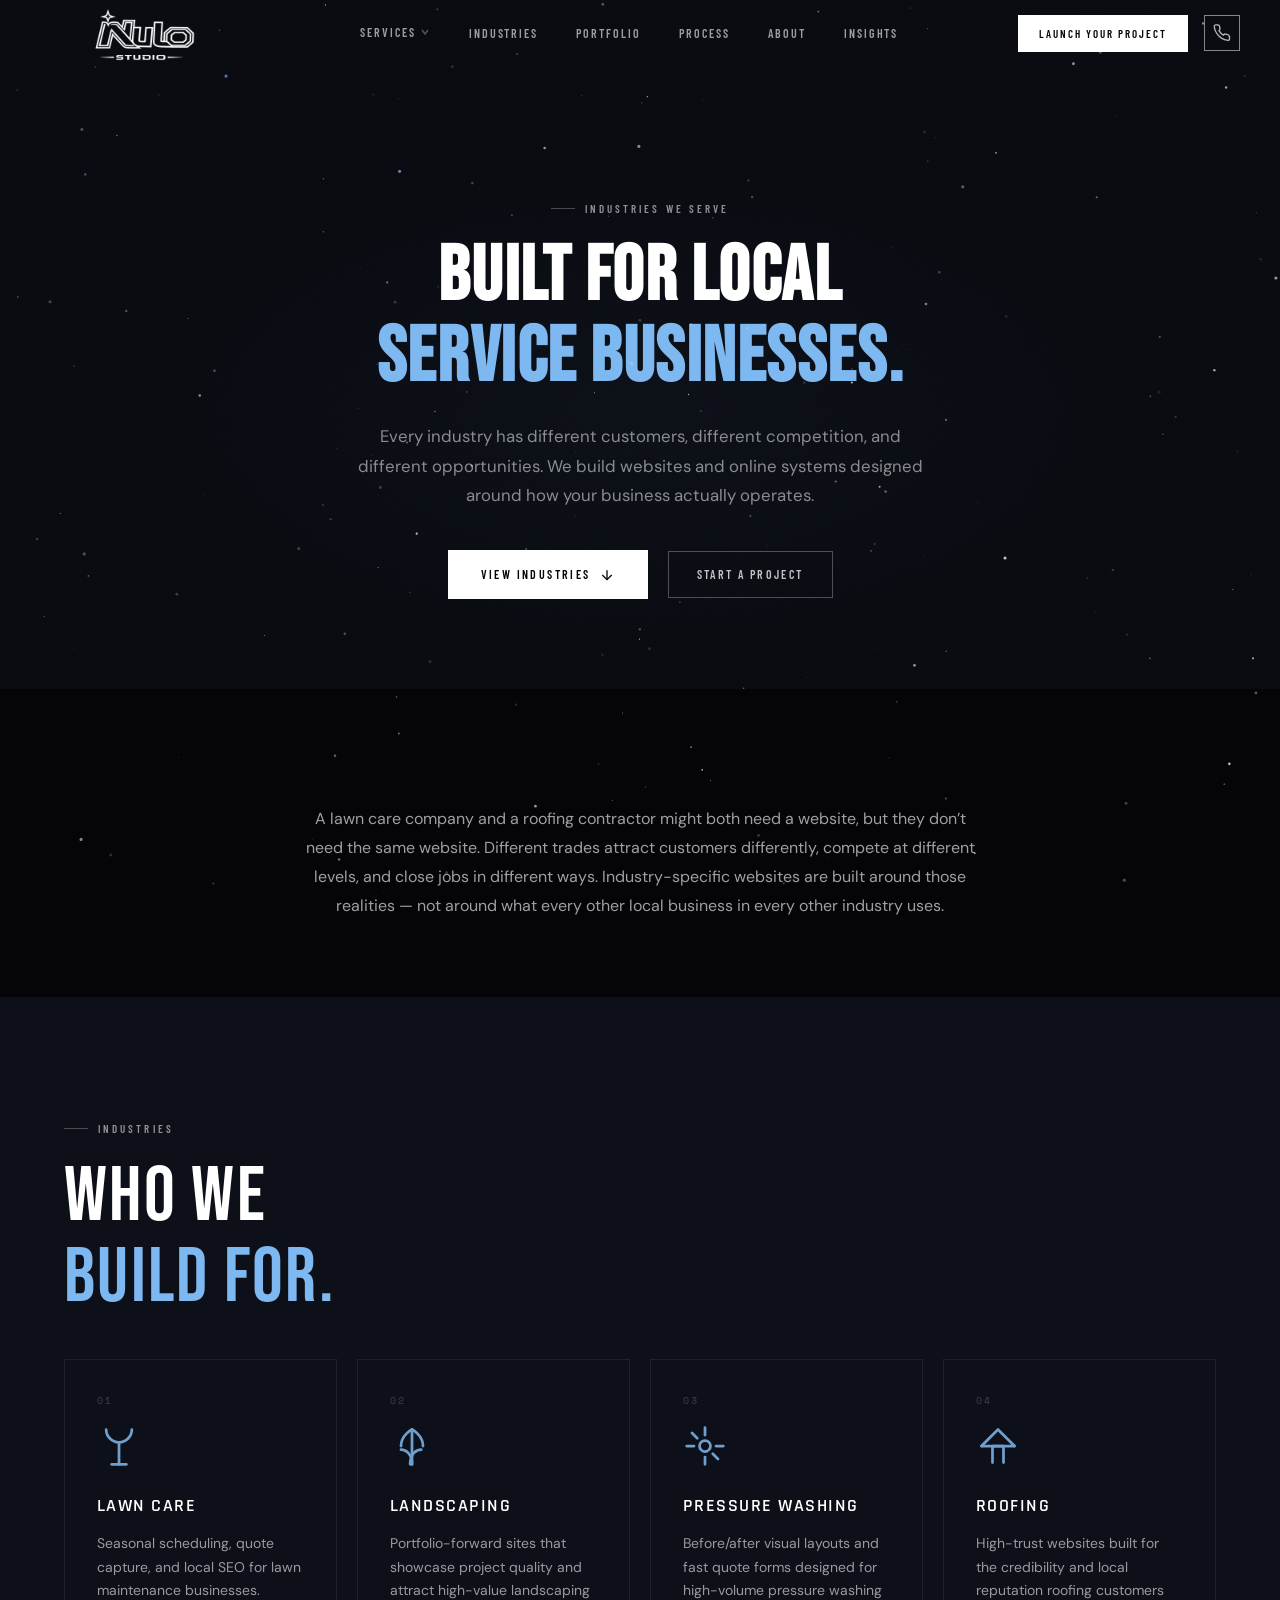
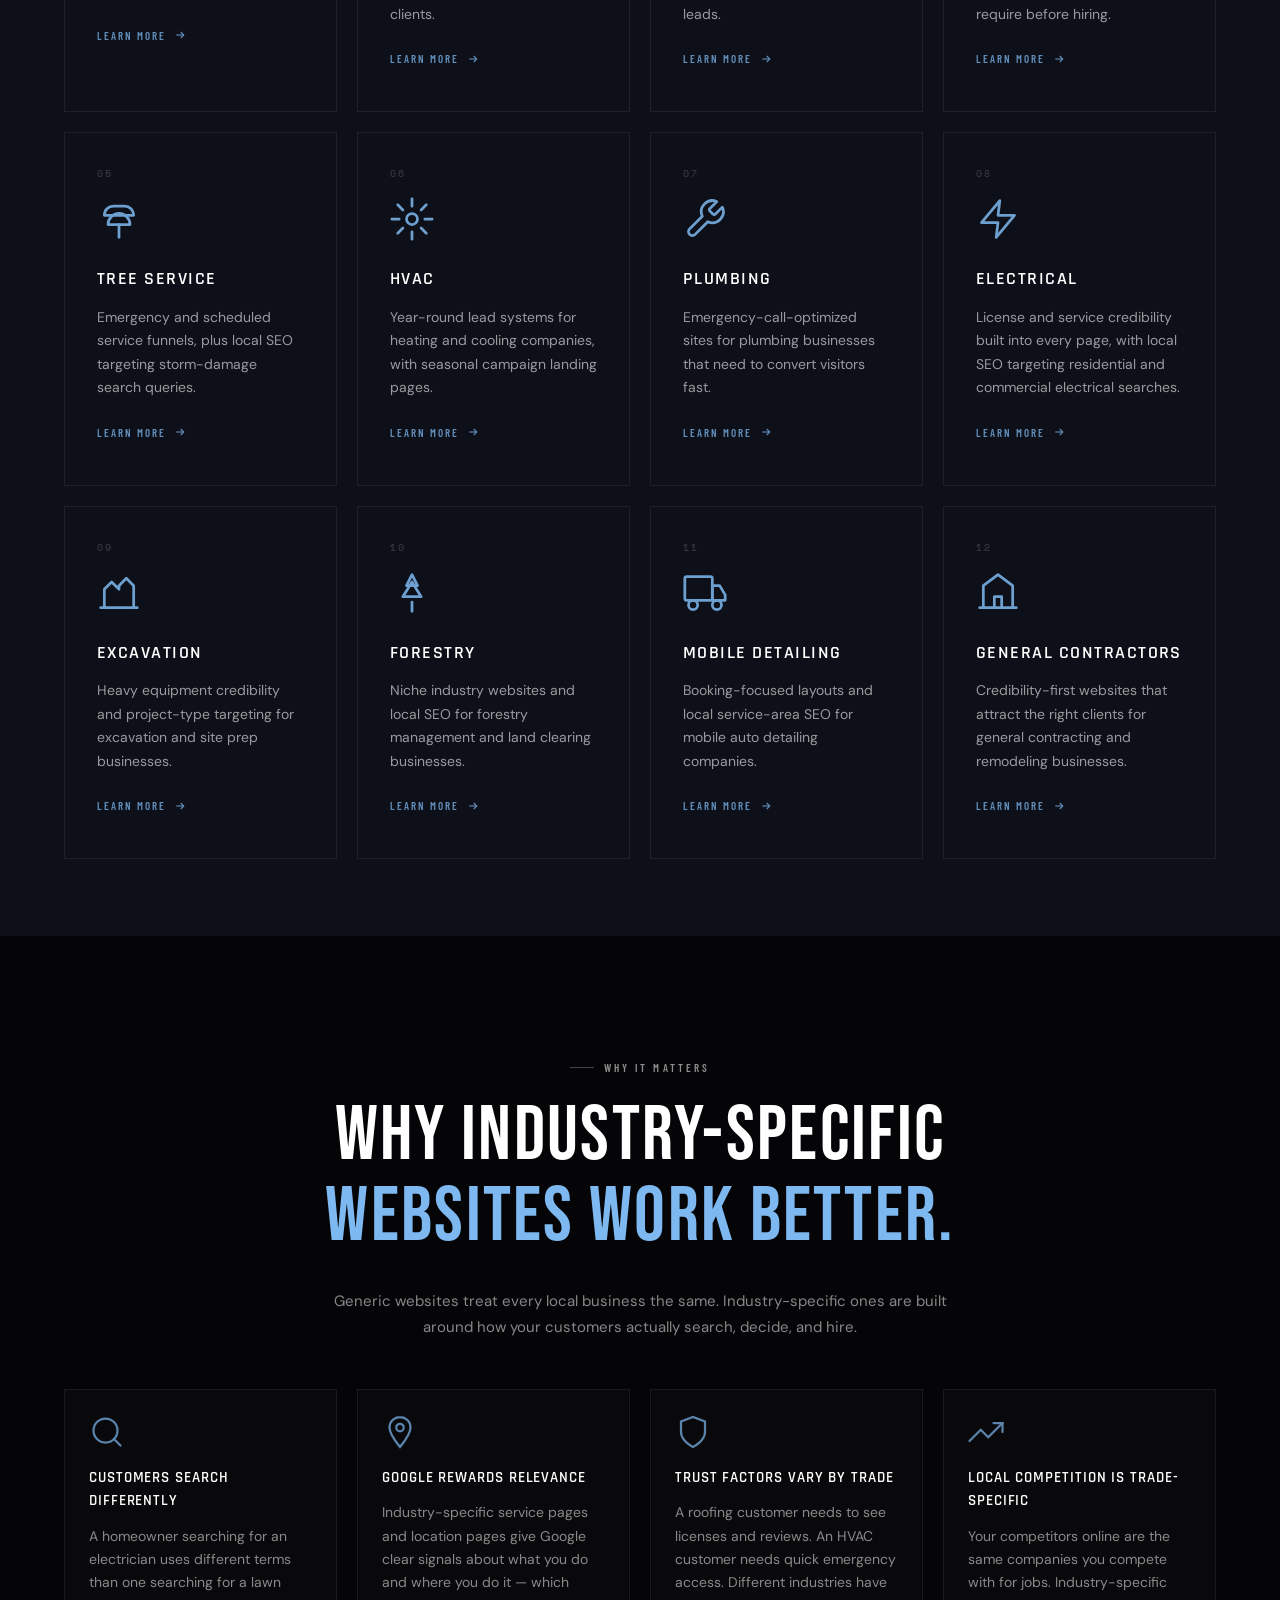
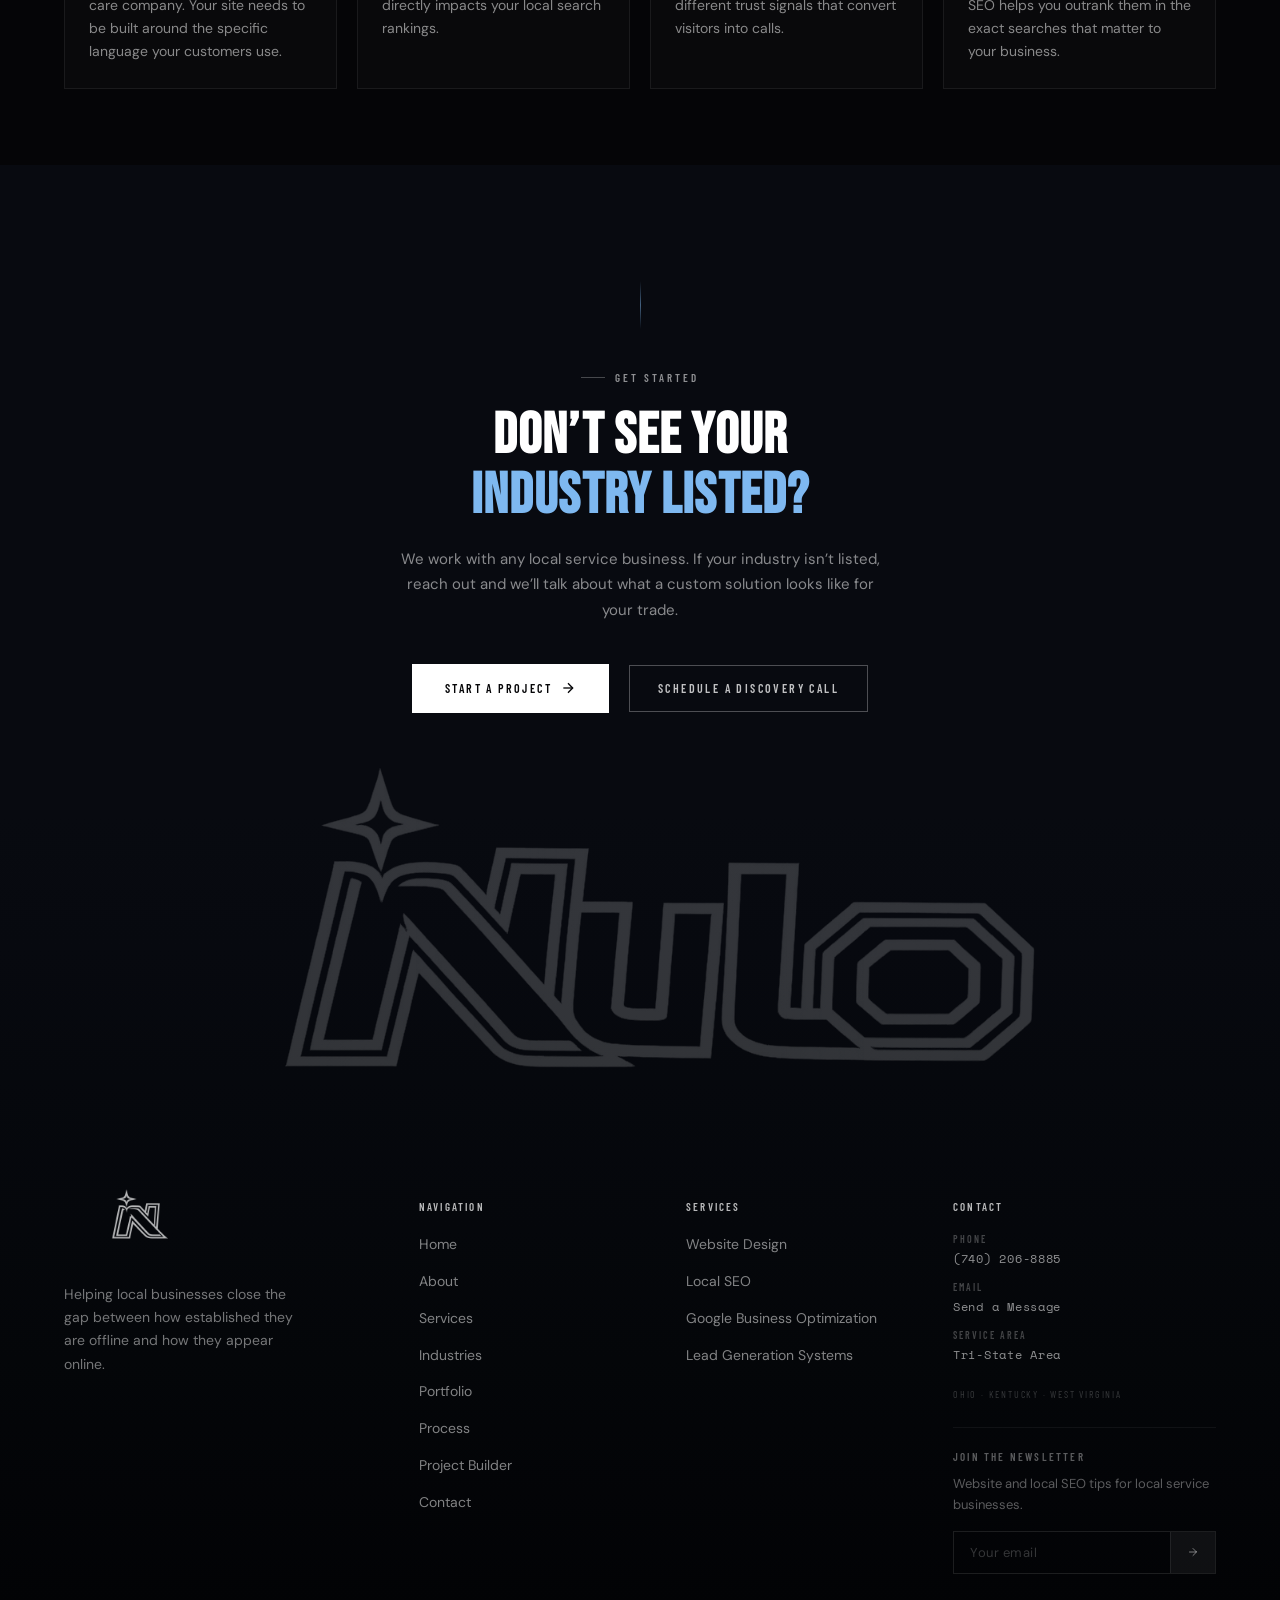
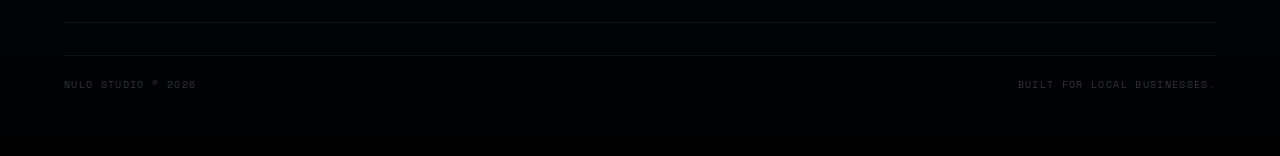
<file: industries/index.html>
<!DOCTYPE html>
<html lang="en-US">

<head>

  <script async src="https://www.googletagmanager.com/gtag/js?id=G-QD3FRN70FR"></script>
  <script>
    window.dataLayer = window.dataLayer || [];
    function gtag(){dataLayer.push(arguments);}
    gtag('js', new Date());
    gtag('config', 'G-QD3FRN70FR');
  </script>

  <meta charset="UTF-8">
  <meta name="viewport" content="width=device-width, initial-scale=1.0">
  <meta http-equiv="X-UA-Compatible" content="IE=edge">

  <title>Industries We Serve | Nulo Studio — Websites for Local Service Businesses</title>
  <meta name="description" content="Nulo Studio builds custom websites, local SEO systems, and lead generation tools for local service businesses — from lawn care and roofing to HVAC, plumbing, electrical, and more across the Tri-State Area.">
  <meta name="author" content="Aron Alley — Nulo Studio">
  <meta name="robots" content="index, follow, max-snippet:-1, max-image-preview:large">

  <meta name="geo.region" content="US-KY">
  <meta name="geo.region" content="US-OH">
  <meta name="geo.region" content="US-WV">
  <meta name="theme-color" content="#050507">

  <link rel="canonical" href="https://nulostudio.com/industries/">

  <meta property="og:type" content="website">
  <meta property="og:site_name" content="Nulo Studio">
  <meta property="og:locale" content="en_US">
  <meta property="og:title" content="Industries We Serve | Nulo Studio — Local Service Business Websites">
  <meta property="og:description" content="Website design, local SEO, and lead generation systems built for local service businesses — lawn care, roofing, HVAC, plumbing, electrical, and more.">
  <meta property="og:url" content="https://nulostudio.com/industries/">
  <meta property="og:image" content="https://nulostudio.com/images/socialPreview.png">

  <meta name="twitter:card" content="summary_large_image">
  <meta name="twitter:title" content="Industries We Serve | Nulo Studio">
  <meta name="twitter:description" content="Websites and local SEO built for local service businesses — lawn care, roofing, HVAC, plumbing, electrical, and more.">
  <meta name="twitter:image" content="https://nulostudio.com/images/socialPreview.png">

  <script type="application/ld+json">
  {
    "@context": "https://schema.org",
    "@graph": [
      {
        "@type": "CollectionPage",
        "@id": "https://nulostudio.com/industries/#webpage",
        "url": "https://nulostudio.com/industries/",
        "name": "Industries We Serve | Nulo Studio",
        "description": "Nulo Studio builds custom websites and online systems for local service businesses across the Tri-State Area — from lawn care and roofing to HVAC, plumbing, electrical, and more.",
        "inLanguage": "en-US",
        "isPartOf": { "@id": "https://nulostudio.com/#website" },
        "about": { "@id": "https://nulostudio.com/#localbusiness" },
        "breadcrumb": {
          "@type": "BreadcrumbList",
          "itemListElement": [
            { "@type": "ListItem", "position": 1, "name": "Home",       "item": "https://nulostudio.com/" },
            { "@type": "ListItem", "position": 2, "name": "Industries", "item": "https://nulostudio.com/industries/" }
          ]
        }
      }
    ]
  }
  </script>

  <link rel="preconnect" href="https://fonts.googleapis.com">
  <link rel="preconnect" href="https://fonts.gstatic.com" crossorigin>
  <link href="https://fonts.googleapis.com/css2?family=Bebas+Neue&family=Rajdhani:wght@400;500;600;700&family=DM+Sans:ital,opsz,wght@0,9..40,300;0,9..40,400;0,9..40,500;1,9..40,300&family=Space+Mono:wght@400;700&family=Barlow+Condensed:wght@300;400;500;600&display=swap" rel="stylesheet">

  <link rel="stylesheet" href="../css/styleGlobal.css">
  <link rel="stylesheet" href="../css/styleIndustries.css">

  <link rel="icon" type="image/png" href="../NSFavicon.png">
  <link rel="apple-touch-icon" href="../NSFavicon.png">

</head>

<body>

  <div class="noiseOverlay" aria-hidden="true"></div>
  <canvas id="starCanvas" aria-hidden="true"></canvas>
  <div class="asteroidLayer" aria-hidden="true"></div>


  <!-- ============================================================
    SITE HEADER / NAV  (global component — Industries active)
  ============================================================ -->

  <header class="siteHeader" id="siteHeader">
    <nav class="mainNav" aria-label="Main navigation">

      <div class="navLogo">
        <a href="../index.html" aria-label="Nulo Studio home">
          <img src="../logos/MasterLogo.png" alt="Nulo Studio — website design and local SEO" width="200" height="200">
        </a>
      </div>

      <ul class="navLinks" role="list">
        <li class="navDropParent">
          <a href="../services.html">
            Services
            <svg class="navDropArrow" viewBox="0 0 10 10" fill="none" stroke="currentColor" stroke-width="1.5">
              <polyline points="2,3 5,7 8,3"/>
            </svg>
          </a>
          <div class="navDropMenu navServicesMenu">
            <div class="navServicesGrid">
              <a href="../services/website-design.html" class="navServiceItem">
                <span class="navServiceIcon" aria-hidden="true">
                  <svg viewBox="0 0 24 24" fill="none" stroke="currentColor" stroke-width="1.3" stroke-linecap="round" stroke-linejoin="round">
                    <rect x="2" y="3" width="20" height="18" rx="2"/>
                    <line x1="2" y1="8" x2="22" y2="8"/>
                    <rect x="4" y="4.5" width="11" height="2" rx="1"/>
                    <line x1="5" y1="13" x2="19" y2="13"/>
                    <line x1="5" y1="17" x2="14" y2="17"/>
                  </svg>
                </span>
                <span class="navServiceTitle">Website Design</span>
                <span class="navServiceDesc">Custom websites built to establish trust and convert visitors into customers.</span>
              </a>
              <a href="../services/local-seo.html" class="navServiceItem">
                <span class="navServiceIcon" aria-hidden="true">
                  <svg viewBox="0 0 24 24" fill="none" stroke="currentColor" stroke-width="1.3" stroke-linecap="round" stroke-linejoin="round">
                    <path d="M12 2C8.13 2 5 5.13 5 9c0 4.42 7 13 7 13s7-8.58 7-13c0-3.87-3.13-7-7-7z"/>
                    <circle cx="12" cy="9" r="2.5"/>
                  </svg>
                </span>
                <span class="navServiceTitle">Local SEO</span>
                <span class="navServiceDesc">Help customers find your business in local search results and Google Maps.</span>
              </a>
              <a href="../services/google-business.html" class="navServiceItem">
                <span class="navServiceIcon" aria-hidden="true">
                  <svg viewBox="0 0 24 24" fill="none" stroke="currentColor" stroke-width="1.3" stroke-linecap="round" stroke-linejoin="round">
                    <path d="M12 2C8.13 2 5 5.13 5 9c0 4.42 7 13 7 13s7-8.58 7-13c0-3.87-3.13-7-7-7z"/>
                    <polygon points="12 5.5 12.9 8.1 15.7 8.1 13.4 9.7 14.3 12.3 12 10.7 9.7 12.3 10.6 9.7 8.3 8.1 11.1 8.1 12 5.5"/>
                  </svg>
                </span>
                <span class="navServiceTitle">Google Business Optimization</span>
                <span class="navServiceDesc">Improve visibility, credibility, and local rankings.</span>
              </a>
              <a href="../services/lead-generation.html" class="navServiceItem">
                <span class="navServiceIcon" aria-hidden="true">
                  <svg viewBox="0 0 24 24" fill="none" stroke="currentColor" stroke-width="1.3" stroke-linecap="round" stroke-linejoin="round">
                    <polygon points="12 2 2 7 12 12 22 7 12 2"/>
                    <polyline points="2 17 12 22 22 17"/>
                    <polyline points="2 12 12 17 22 12"/>
                  </svg>
                </span>
                <span class="navServiceTitle">Lead Generation Systems</span>
                <span class="navServiceDesc">Capture, organize, and manage inbound opportunities.</span>
              </a>
            </div>
            <a href="../services.html" class="navServicesViewAll">
              View All Services
              <svg viewBox="0 0 24 24" fill="none" stroke="currentColor" stroke-width="2" stroke-linecap="round" stroke-linejoin="round" aria-hidden="true">
                <line x1="5" y1="12" x2="19" y2="12"/>
                <polyline points="12 5 19 12 12 19"/>
              </svg>
            </a>
          </div>
        </li>
        <li><a href="../index.html#industries">Industries</a></li>
        <li><a href="../portfolio.html">Portfolio</a></li>
        <li><a href="../process.html">Process</a></li>
        <li><a href="../about.html">About</a></li>
        <li><a href="../blog.html">Insights</a></li>
      </ul>

      <div class="navRight">
        <a href="../projectBuilder.html" class="navCtaBtn">Launch Your Project</a>
        <a href="tel:+17402068885" class="navCallBtn" aria-label="Call Nulo Studio">
          <svg class="navCallIcon" viewBox="0 0 24 24">
            <path d="M22 16.92v3a2 2 0 0 1-2.18 2 19.79 19.79 0 0 1-8.63-3.07A19.5 19.5 0 0 1 4.69 12 19.79 19.79 0 0 1 1.61 3.41 2 2 0 0 1 3.6 1.23h3a2 2 0 0 1 2 1.72c.127.96.361 1.903.7 2.81a2 2 0 0 1-.45 2.11L7.91 8.91a16 16 0 0 0 6 6l.91-.91a2 2 0 0 1 2.11-.45c.907.339 1.85.573 2.81.7a2 2 0 0 1 1.72 2.02z"/>
          </svg>
          <span class="navCallTooltip">Call Nulo Studio: (740)-206-8885</span>
        </a>
        <button class="navHamburger" id="navHamburger" aria-label="Toggle menu" aria-expanded="false" aria-controls="navMobileDrawer">
          <span class="navMenuDot navMenuDot1"></span><span class="navMenuDot navMenuDot2"></span><span class="navMenuDot navMenuDot3"></span>
          <span class="navMenuDot navMenuDot4"></span><span class="navMenuDot navMenuDot5"></span><span class="navMenuDot navMenuDot6"></span>
          <span class="navMenuDot navMenuDot7"></span><span class="navMenuDot navMenuDot8"></span><span class="navMenuDot navMenuDot9"></span>
          <span class="navMenuDot navMenuDotX1" aria-hidden="true"></span><span class="navMenuDot navMenuDotX2" aria-hidden="true"></span>
          <span class="navMenuDot navMenuDotX3" aria-hidden="true"></span><span class="navMenuDot navMenuDotX4" aria-hidden="true"></span>
        </button>
      </div>

    </nav>
  </header>

  <nav class="navMobileDrawer" id="navMobileDrawer" aria-label="Mobile navigation">
    <a href="../index.html" class="navMobileLink">Home</a>
    <a href="../services.html" class="navMobileLink">Services</a>
    <div class="navMobileSubLinks">
      <a href="../services/website-design.html">Website Design</a>
      <a href="../services/local-seo.html">Local SEO</a>
      <a href="../services/google-business.html">Google Business</a>
      <a href="../services/lead-generation.html">Lead Generation</a>
    </div>
    <a href="../index.html#industries" class="navMobileLink">Industries</a>
    <a href="../portfolio.html" class="navMobileLink">Portfolio</a>
    <a href="../process.html" class="navMobileLink">Process</a>
    <a href="../about.html" class="navMobileLink">About</a>
    <a href="../blog.html" class="navMobileLink">Insights</a>
    <div class="navMobileBottom">
      <a href="tel:+17402068885" class="navMobilePhone">(740)-206-8885</a>
      <a href="../projectBuilder.html" class="btnPrimary">Launch Your Project</a>
    </div>
  </nav>


  <main id="main-content" aria-label="Industries Nulo Studio serves">


    <!-- ============================================================
      HERO
    ============================================================ -->

    <section class="indHeroSection" aria-labelledby="indHeroTitle">
      <div class="indHeroGlow" aria-hidden="true"></div>
      <div class="indHeroInner">

        <div class="sectionLabel revealFade" style="justify-content:center">
          <span>Industries We Serve</span>
        </div>

        <h1 class="indHeroTitle revealUp revealDelay1" id="indHeroTitle">
          Built for Local<br><span class="textAccent">Service Businesses.</span>
        </h1>

        <p class="indHeroSub revealUp revealDelay2">
          Every industry has different customers, different competition, and different opportunities. We build websites and online systems designed around how your business actually operates.
        </p>

        <div class="indHeroCtas revealUp revealDelay3">
          <a href="#industries" class="btnPrimary">
            View Industries
            <svg width="16" height="16" viewBox="0 0 24 24" fill="none" stroke="currentColor" stroke-width="2" aria-hidden="true">
              <line x1="12" y1="5" x2="12" y2="19"/>
              <polyline points="5 12 12 19 19 12"/>
            </svg>
          </a>
          <a href="../projectBuilder.html" class="btnGhost">Start a Project</a>
        </div>

      </div>
    </section>


    <!-- ============================================================
      OVERVIEW
    ============================================================ -->

    <section class="sectionWrapper indOverviewSection" aria-label="Industry approach overview">
      <div class="containerMid">
        <p class="indOverviewText revealFade">
          A lawn care company and a roofing contractor might both need a website, but they don&rsquo;t need the same website. Different trades attract customers differently, compete at different levels, and close jobs in different ways. Industry-specific websites are built around those realities &mdash; not around what every other local business in every other industry uses.
        </p>
      </div>
    </section>


    <!-- ============================================================
      INDUSTRIES GRID
    ============================================================ -->

    <section class="sectionWrapperAlt indHubSection" id="industries" aria-labelledby="indHubTitle">
      <div class="containerWide">

        <div class="indHubHeader revealUp">
          <div class="sectionLabel">
            <span>Industries</span>
          </div>
          <h2 class="sectionTitle" id="indHubTitle">
            Who We<br><span class="textAccent">Build For.</span>
          </h2>
        </div>

        <div class="indHubGrid">

          <!-- Lawn Care -->
          <article class="serviceCard revealUp">
            <div class="serviceCardNum">01</div>
            <div class="serviceCardIcon" aria-hidden="true">
              <svg viewBox="0 0 24 24" fill="none" stroke="currentColor" stroke-width="1.5" stroke-linecap="round" stroke-linejoin="round">
                <path d="M12 22V11"/>
                <path d="M5 3a7 7 0 0 0 7 7"/>
                <path d="M19 3a7 7 0 0 1-7 7"/>
                <path d="M8 22h8"/>
              </svg>
            </div>
            <h3 class="serviceCardTitle">Lawn Care</h3>
            <p class="serviceCardText">Seasonal scheduling, quote capture, and local SEO for lawn maintenance businesses.</p>
            <a href="lawn-care.html" class="serviceCardLink" aria-label="Learn more about websites for lawn care companies">
              Learn More
              <svg width="12" height="12" viewBox="0 0 16 16" fill="none" stroke="currentColor" stroke-width="1.5" aria-hidden="true"><line x1="3" y1="8" x2="13" y2="8"/><polyline points="9,4 13,8 9,12"/></svg>
            </a>
          </article>

          <!-- Landscaping -->
          <article class="serviceCard revealUp revealDelay1">
            <div class="serviceCardNum">02</div>
            <div class="serviceCardIcon" aria-hidden="true">
              <svg viewBox="0 0 24 24" fill="none" stroke="currentColor" stroke-width="1.5" stroke-linecap="round" stroke-linejoin="round">
                <path d="M17 14c-2.5 0-6 2-6 8"/>
                <path d="M12 22c0-6-3.5-8-6-8"/>
                <path d="M12 3v19"/>
                <path d="M12 3C12 3 6 6 6 12"/>
                <path d="M12 3c0 0 6 3 6 9"/>
              </svg>
            </div>
            <h3 class="serviceCardTitle">Landscaping</h3>
            <p class="serviceCardText">Portfolio-forward sites that showcase project quality and attract high-value landscaping clients.</p>
            <a href="landscaping.html" class="serviceCardLink" aria-label="Learn more about websites for landscaping companies">
              Learn More
              <svg width="12" height="12" viewBox="0 0 16 16" fill="none" stroke="currentColor" stroke-width="1.5" aria-hidden="true"><line x1="3" y1="8" x2="13" y2="8"/><polyline points="9,4 13,8 9,12"/></svg>
            </a>
          </article>

          <!-- Pressure Washing -->
          <article class="serviceCard revealUp revealDelay2">
            <div class="serviceCardNum">03</div>
            <div class="serviceCardIcon" aria-hidden="true">
              <svg viewBox="0 0 24 24" fill="none" stroke="currentColor" stroke-width="1.5" stroke-linecap="round" stroke-linejoin="round">
                <path d="M12 2v4M12 18v4M4.93 4.93l2.83 2.83M16.24 16.24l2.83 2.83M2 12h4M18 12h4"/>
                <circle cx="12" cy="12" r="3"/>
              </svg>
            </div>
            <h3 class="serviceCardTitle">Pressure Washing</h3>
            <p class="serviceCardText">Before/after visual layouts and fast quote forms designed for high-volume pressure washing leads.</p>
            <a href="pressure-washing.html" class="serviceCardLink" aria-label="Learn more about websites for pressure washing businesses">
              Learn More
              <svg width="12" height="12" viewBox="0 0 16 16" fill="none" stroke="currentColor" stroke-width="1.5" aria-hidden="true"><line x1="3" y1="8" x2="13" y2="8"/><polyline points="9,4 13,8 9,12"/></svg>
            </a>
          </article>

          <!-- Roofing -->
          <article class="serviceCard revealUp revealDelay3">
            <div class="serviceCardNum">04</div>
            <div class="serviceCardIcon" aria-hidden="true">
              <svg viewBox="0 0 24 24" fill="none" stroke="currentColor" stroke-width="1.5" stroke-linecap="round" stroke-linejoin="round">
                <path d="M3 12L12 3l9 9"/>
                <path d="M9 21V12h6v9"/>
                <path d="M3 12h18"/>
              </svg>
            </div>
            <h3 class="serviceCardTitle">Roofing</h3>
            <p class="serviceCardText">High-trust websites built for the credibility and local reputation roofing customers require before hiring.</p>
            <a href="roofing.html" class="serviceCardLink" aria-label="Learn more about websites for roofing contractors">
              Learn More
              <svg width="12" height="12" viewBox="0 0 16 16" fill="none" stroke="currentColor" stroke-width="1.5" aria-hidden="true"><line x1="3" y1="8" x2="13" y2="8"/><polyline points="9,4 13,8 9,12"/></svg>
            </a>
          </article>

          <!-- Tree Service -->
          <article class="serviceCard revealUp">
            <div class="serviceCardNum">05</div>
            <div class="serviceCardIcon" aria-hidden="true">
              <svg viewBox="0 0 24 24" fill="none" stroke="currentColor" stroke-width="1.5" stroke-linecap="round" stroke-linejoin="round">
                <path d="M12 22v-7"/>
                <path d="M6 15c0-3.3 2.7-6 6-6s6 2.7 6 6H6z"/>
                <path d="M4 10c0-2.8 2.2-5 5-5h6c2.8 0 5 2.2 5 5H4z"/>
              </svg>
            </div>
            <h3 class="serviceCardTitle">Tree Service</h3>
            <p class="serviceCardText">Emergency and scheduled service funnels, plus local SEO targeting storm-damage search queries.</p>
            <a href="tree-service.html" class="serviceCardLink" aria-label="Learn more about websites for tree service companies">
              Learn More
              <svg width="12" height="12" viewBox="0 0 16 16" fill="none" stroke="currentColor" stroke-width="1.5" aria-hidden="true"><line x1="3" y1="8" x2="13" y2="8"/><polyline points="9,4 13,8 9,12"/></svg>
            </a>
          </article>

          <!-- HVAC -->
          <article class="serviceCard revealUp revealDelay1">
            <div class="serviceCardNum">06</div>
            <div class="serviceCardIcon" aria-hidden="true">
              <svg viewBox="0 0 24 24" fill="none" stroke="currentColor" stroke-width="1.5" stroke-linecap="round" stroke-linejoin="round">
                <circle cx="12" cy="12" r="3"/>
                <path d="M12 1v4M12 19v4M4.22 4.22l2.83 2.83M16.95 16.95l2.83 2.83M1 12h4M19 12h4M4.22 19.78l2.83-2.83M16.95 7.05l2.83-2.83"/>
              </svg>
            </div>
            <h3 class="serviceCardTitle">HVAC</h3>
            <p class="serviceCardText">Year-round lead systems for heating and cooling companies, with seasonal campaign landing pages.</p>
            <a href="hvac.html" class="serviceCardLink" aria-label="Learn more about websites for HVAC companies">
              Learn More
              <svg width="12" height="12" viewBox="0 0 16 16" fill="none" stroke="currentColor" stroke-width="1.5" aria-hidden="true"><line x1="3" y1="8" x2="13" y2="8"/><polyline points="9,4 13,8 9,12"/></svg>
            </a>
          </article>

          <!-- Plumbing -->
          <article class="serviceCard revealUp revealDelay2">
            <div class="serviceCardNum">07</div>
            <div class="serviceCardIcon" aria-hidden="true">
              <svg viewBox="0 0 24 24" fill="none" stroke="currentColor" stroke-width="1.5" stroke-linecap="round" stroke-linejoin="round">
                <path d="M14.7 6.3a1 1 0 0 0 0 1.4l1.6 1.6a1 1 0 0 0 1.4 0l3.77-3.77a6 6 0 0 1-7.94 7.94l-6.91 6.91a2.12 2.12 0 0 1-3-3l6.91-6.91a6 6 0 0 1 7.94-7.94l-3.76 3.76z"/>
              </svg>
            </div>
            <h3 class="serviceCardTitle">Plumbing</h3>
            <p class="serviceCardText">Emergency-call-optimized sites for plumbing businesses that need to convert visitors fast.</p>
            <a href="plumbing.html" class="serviceCardLink" aria-label="Learn more about websites for plumbing companies">
              Learn More
              <svg width="12" height="12" viewBox="0 0 16 16" fill="none" stroke="currentColor" stroke-width="1.5" aria-hidden="true"><line x1="3" y1="8" x2="13" y2="8"/><polyline points="9,4 13,8 9,12"/></svg>
            </a>
          </article>

          <!-- Electrical -->
          <article class="serviceCard revealUp revealDelay3">
            <div class="serviceCardNum">08</div>
            <div class="serviceCardIcon" aria-hidden="true">
              <svg viewBox="0 0 24 24" fill="none" stroke="currentColor" stroke-width="1.5" stroke-linecap="round" stroke-linejoin="round">
                <polygon points="13 2 3 14 12 14 11 22 21 10 12 10 13 2"/>
              </svg>
            </div>
            <h3 class="serviceCardTitle">Electrical</h3>
            <p class="serviceCardText">License and service credibility built into every page, with local SEO targeting residential and commercial electrical searches.</p>
            <a href="electrical.html" class="serviceCardLink" aria-label="Learn more about websites for electrical contractors">
              Learn More
              <svg width="12" height="12" viewBox="0 0 16 16" fill="none" stroke="currentColor" stroke-width="1.5" aria-hidden="true"><line x1="3" y1="8" x2="13" y2="8"/><polyline points="9,4 13,8 9,12"/></svg>
            </a>
          </article>

          <!-- Excavation -->
          <article class="serviceCard revealUp">
            <div class="serviceCardNum">09</div>
            <div class="serviceCardIcon" aria-hidden="true">
              <svg viewBox="0 0 24 24" fill="none" stroke="currentColor" stroke-width="1.5" stroke-linecap="round" stroke-linejoin="round">
                <path d="M2 20h20"/>
                <path d="M4 20V10l4-4 4 4V8l4-4 4 4v12"/>
              </svg>
            </div>
            <h3 class="serviceCardTitle">Excavation</h3>
            <p class="serviceCardText">Heavy equipment credibility and project-type targeting for excavation and site prep businesses.</p>
            <a href="excavation.html" class="serviceCardLink" aria-label="Learn more about websites for excavation companies">
              Learn More
              <svg width="12" height="12" viewBox="0 0 16 16" fill="none" stroke="currentColor" stroke-width="1.5" aria-hidden="true"><line x1="3" y1="8" x2="13" y2="8"/><polyline points="9,4 13,8 9,12"/></svg>
            </a>
          </article>

          <!-- Forestry -->
          <article class="serviceCard revealUp revealDelay1">
            <div class="serviceCardNum">10</div>
            <div class="serviceCardIcon" aria-hidden="true">
              <svg viewBox="0 0 24 24" fill="none" stroke="currentColor" stroke-width="1.5" stroke-linecap="round" stroke-linejoin="round">
                <path d="M12 22v-5"/>
                <path d="M9 8h6l-3-6-3 6z"/>
                <path d="M7 14h10l-5-8-5 8z"/>
              </svg>
            </div>
            <h3 class="serviceCardTitle">Forestry</h3>
            <p class="serviceCardText">Niche industry websites and local SEO for forestry management and land clearing businesses.</p>
            <a href="forestry.html" class="serviceCardLink" aria-label="Learn more about websites for forestry businesses">
              Learn More
              <svg width="12" height="12" viewBox="0 0 16 16" fill="none" stroke="currentColor" stroke-width="1.5" aria-hidden="true"><line x1="3" y1="8" x2="13" y2="8"/><polyline points="9,4 13,8 9,12"/></svg>
            </a>
          </article>

          <!-- Mobile Detailing -->
          <article class="serviceCard revealUp revealDelay2">
            <div class="serviceCardNum">11</div>
            <div class="serviceCardIcon" aria-hidden="true">
              <svg viewBox="0 0 24 24" fill="none" stroke="currentColor" stroke-width="1.5" stroke-linecap="round" stroke-linejoin="round">
                <rect x="1" y="3" width="15" height="13" rx="1"/>
                <path d="M16 8h4l3 5v3h-7V8z"/>
                <circle cx="5.5" cy="18.5" r="2.5"/>
                <circle cx="18.5" cy="18.5" r="2.5"/>
              </svg>
            </div>
            <h3 class="serviceCardTitle">Mobile Detailing</h3>
            <p class="serviceCardText">Booking-focused layouts and local service-area SEO for mobile auto detailing companies.</p>
            <a href="mobile-detailing.html" class="serviceCardLink" aria-label="Learn more about websites for mobile detailing businesses">
              Learn More
              <svg width="12" height="12" viewBox="0 0 16 16" fill="none" stroke="currentColor" stroke-width="1.5" aria-hidden="true"><line x1="3" y1="8" x2="13" y2="8"/><polyline points="9,4 13,8 9,12"/></svg>
            </a>
          </article>

          <!-- General Contractors -->
          <article class="serviceCard revealUp revealDelay3">
            <div class="serviceCardNum">12</div>
            <div class="serviceCardIcon" aria-hidden="true">
              <svg viewBox="0 0 24 24" fill="none" stroke="currentColor" stroke-width="1.5" stroke-linecap="round" stroke-linejoin="round">
                <path d="M2 20h20M4 20V8l8-6 8 6v12M10 20v-6h4v6"/>
              </svg>
            </div>
            <h3 class="serviceCardTitle">General Contractors</h3>
            <p class="serviceCardText">Credibility-first websites that attract the right clients for general contracting and remodeling businesses.</p>
            <a href="general-contractors.html" class="serviceCardLink" aria-label="Learn more about websites for general contractors">
              Learn More
              <svg width="12" height="12" viewBox="0 0 16 16" fill="none" stroke="currentColor" stroke-width="1.5" aria-hidden="true"><line x1="3" y1="8" x2="13" y2="8"/><polyline points="9,4 13,8 9,12"/></svg>
            </a>
          </article>

        </div><!-- /.indHubGrid -->

      </div>
    </section>


    <!-- ============================================================
      WHY INDUSTRY-SPECIFIC WEBSITES MATTER
    ============================================================ -->

    <section class="sectionWrapper indWhySection" aria-labelledby="indWhyTitle">
      <div class="containerWide">

        <div class="indWhyHeader revealUp">
          <div class="sectionLabel" style="justify-content:center">
            <span>Why It Matters</span>
          </div>
          <h2 class="sectionTitle" id="indWhyTitle">
            Why Industry-Specific<br><span class="textAccent">Websites Work Better.</span>
          </h2>
          <p class="indWhySub">
            Generic websites treat every local business the same. Industry-specific ones are built around how your customers actually search, decide, and hire.
          </p>
        </div>

        <div class="indWhyGrid">

          <div class="indWhyCard revealUp">
            <div class="indWhyCardIcon" aria-hidden="true">
              <svg viewBox="0 0 24 24" fill="none" stroke="currentColor" stroke-width="1.5" stroke-linecap="round">
                <circle cx="11" cy="11" r="8"/>
                <line x1="21" y1="21" x2="16.65" y2="16.65"/>
              </svg>
            </div>
            <h3 class="indWhyCardTitle">Customers Search Differently</h3>
            <p class="indWhyCardText">A homeowner searching for an electrician uses different terms than one searching for a lawn care company. Your site needs to be built around the specific language your customers use.</p>
          </div>

          <div class="indWhyCard revealUp revealDelay1">
            <div class="indWhyCardIcon" aria-hidden="true">
              <svg viewBox="0 0 24 24" fill="none" stroke="currentColor" stroke-width="1.5" stroke-linecap="round">
                <path d="M12 2C8.13 2 5 5.13 5 9c0 4.42 7 13 7 13s7-8.58 7-13c0-3.87-3.13-7-7-7z"/>
                <circle cx="12" cy="9" r="2.5"/>
              </svg>
            </div>
            <h3 class="indWhyCardTitle">Google Rewards Relevance</h3>
            <p class="indWhyCardText">Industry-specific service pages and location pages give Google clear signals about what you do and where you do it — which directly impacts your local search rankings.</p>
          </div>

          <div class="indWhyCard revealUp revealDelay2">
            <div class="indWhyCardIcon" aria-hidden="true">
              <svg viewBox="0 0 24 24" fill="none" stroke="currentColor" stroke-width="1.5" stroke-linecap="round">
                <path d="M12 22s8-4 8-10V5l-8-3-8 3v7c0 6 8 10 8 10z"/>
              </svg>
            </div>
            <h3 class="indWhyCardTitle">Trust Factors Vary by Trade</h3>
            <p class="indWhyCardText">A roofing customer needs to see licenses and reviews. An HVAC customer needs quick emergency access. Different industries have different trust signals that convert visitors into calls.</p>
          </div>

          <div class="indWhyCard revealUp revealDelay3">
            <div class="indWhyCardIcon" aria-hidden="true">
              <svg viewBox="0 0 24 24" fill="none" stroke="currentColor" stroke-width="1.5" stroke-linecap="round">
                <polyline points="23,6 13.5,15.5 8.5,10.5 1,18"/>
                <polyline points="17,6 23,6 23,12"/>
              </svg>
            </div>
            <h3 class="indWhyCardTitle">Local Competition Is Trade-Specific</h3>
            <p class="indWhyCardText">Your competitors online are the same companies you compete with for jobs. Industry-specific SEO helps you outrank them in the exact searches that matter to your business.</p>
          </div>

        </div>

      </div>
    </section>


    <!-- ============================================================
      CTA
    ============================================================ -->

    <section class="sectionWrapperDark indHubCtaSection" aria-labelledby="indHubCtaTitle">
      <div class="containerMid">
        <div class="indHubCtaInner revealScale">

          <div class="indHubCtaAccent" aria-hidden="true"></div>

          <div class="sectionLabel" style="justify-content:center">
            <span>Get Started</span>
          </div>

          <h2 class="indHubCtaTitle" id="indHubCtaTitle">
            Don&rsquo;t See Your<br><span class="textAccent">Industry Listed?</span>
          </h2>

          <p class="indHubCtaSub">
            We work with any local service business. If your industry isn&rsquo;t listed, reach out and we&rsquo;ll talk about what a custom solution looks like for your trade.
          </p>

          <div class="indHubCtaGroup">
            <a href="../projectBuilder.html" class="btnPrimary">
              Start a Project
              <svg width="16" height="16" viewBox="0 0 24 24" fill="none" stroke="currentColor" stroke-width="2" aria-hidden="true">
                <line x1="5" y1="12" x2="19" y2="12"/>
                <polyline points="12 5 19 12 12 19"/>
              </svg>
            </a>
            <a href="../contact.html" class="btnGhost">Schedule a Discovery Call</a>
          </div>

        </div>
      </div>
    </section>


  </main>


  <!-- ============================================================
    SITE FOOTER  (global component)
  ============================================================ -->

  <footer class="siteFooter" role="contentinfo">

    <div class="footerLogoDivider" aria-hidden="true">
      <img src="../logos/nuloTP2.png" alt="" loading="lazy">
    </div>

    <div class="footerInner">
      <div class="footerGrid">

        <div class="footerBrand">
          <a href="../index.html" aria-label="Nulo Studio home">
            <img src="../logos/TPWhiteN.png" alt="Nulo Studio" width="56" height="56">
          </a>
          <p class="footerBrandText">Helping local businesses close the gap between how established they are offline and how they appear online.</p>
          <div class="footerSocials">
            <a href="#" class="footerSocialLink" aria-label="Nulo Studio on Instagram">
              <svg viewBox="0 0 24 24" aria-hidden="true"><path d="M12 2.163c3.204 0 3.584.012 4.85.07 3.252.148 4.771 1.691 4.919 4.919.058 1.265.069 1.645.069 4.849 0 3.205-.012 3.584-.069 4.849-.149 3.225-1.664 4.771-4.919 4.919-1.266.058-1.644.07-4.85.07-3.204 0-3.584-.012-4.849-.07-3.26-.149-4.771-1.699-4.919-4.92-.058-1.265-.07-1.644-.07-4.849 0-3.204.013-3.583.07-4.849.149-3.227 1.664-4.771 4.919-4.919 1.266-.057 1.645-.069 4.849-.069zM12 0C8.741 0 8.333.014 7.053.072 2.695.272.273 2.69.073 7.052.014 8.333 0 8.741 0 12c0 3.259.014 3.668.072 4.948.2 4.358 2.618 6.78 6.98 6.98C8.333 23.986 8.741 24 12 24c3.259 0 3.668-.014 4.948-.072 4.354-.2 6.782-2.618 6.979-6.98.059-1.28.073-1.689.073-4.948 0-3.259-.014-3.667-.072-4.947-.196-4.354-2.617-6.78-6.979-6.98C15.668.014 15.259 0 12 0zm0 5.838a6.162 6.162 0 1 0 0 12.324 6.162 6.162 0 0 0 0-12.324zM12 16a4 4 0 1 1 0-8 4 4 0 0 1 0 8zm6.406-11.845a1.44 1.44 0 1 0 0 2.881 1.44 1.44 0 0 0 0-2.881z"/></svg>
            </a>
            <a href="#" class="footerSocialLink" aria-label="Nulo Studio on Facebook">
              <svg viewBox="0 0 24 24" aria-hidden="true"><path d="M24 12.073c0-6.627-5.373-12-12-12s-12 5.373-12 12c0 5.99 4.388 10.954 10.125 11.854v-8.385H7.078v-3.47h3.047V9.43c0-3.007 1.792-4.669 4.533-4.669 1.312 0 2.686.235 2.686.235v2.953H15.83c-1.491 0-1.956.925-1.956 1.874v2.25h3.328l-.532 3.47h-2.796v8.385C19.612 23.027 24 18.062 24 12.073z"/></svg>
            </a>
            <a href="#" class="footerSocialLink" aria-label="Nulo Studio on LinkedIn">
              <svg viewBox="0 0 24 24" aria-hidden="true"><path d="M20.447 20.452h-3.554v-5.569c0-1.328-.027-3.037-1.852-3.037-1.853 0-2.136 1.447-2.136 2.942v5.664H9.351V9h3.414v1.561h.049c.476-.9 1.637-1.852 3.368-1.852 3.601 0 4.267 2.37 4.267 5.455v6.288zM5.337 7.433a2.062 2.062 0 0 1-2.063-2.065 2.064 2.064 0 1 1 2.063 2.065zm1.782 13.019H3.555V9h3.564v11.452zM22.225 0H1.771C.792 0 0 .774 0 1.729v20.542C0 23.227.792 24 1.771 24h20.451C23.2 24 24 23.227 24 22.271V1.729C24 .774 23.2 0 22.225 0h.003z"/></svg>
            </a>
          </div>
        </div>

        <div>
          <p class="footerColLabel">Navigation</p>
          <ul class="footerColLinks">
            <li><a href="../index.html">Home</a></li>
            <li><a href="../about.html">About</a></li>
            <li><a href="../services.html">Services</a></li>
            <li><a href="index.html">Industries</a></li>
            <li><a href="../portfolio.html">Portfolio</a></li>
            <li><a href="../process.html">Process</a></li>
            <li><a href="../projectBuilder.html">Project Builder</a></li>
            <li><a href="../contact.html">Contact</a></li>
          </ul>
        </div>

        <div>
          <p class="footerColLabel">Services</p>
          <ul class="footerColLinks">
            <li><a href="../services/website-design.html">Website Design</a></li>
            <li><a href="../services/local-seo.html">Local SEO</a></li>
            <li><a href="../services/google-business.html">Google Business Optimization</a></li>
            <li><a href="../services/lead-generation.html">Lead Generation Systems</a></li>
          </ul>
        </div>

        <div>
          <p class="footerColLabel">Contact</p>
          <address class="footerContactInfo" style="font-style:normal">
            <div class="footerContactItem">
              <span class="footerContactLabel">Phone</span>
              <a href="tel:+17402068885" class="footerContactValue">(740) 206-8885</a>
            </div>
            <div class="footerContactItem">
              <span class="footerContactLabel">Email</span>
              <a href="../contact.html" class="footerContactValue">Send a Message</a>
            </div>
            <div class="footerContactItem">
              <span class="footerContactLabel">Service Area</span>
              <span class="footerContactValue">Tri-State Area</span>
            </div>
          </address>
          <div class="footerRegions">Ohio &middot; Kentucky &middot; West Virginia</div>
          <div class="footerNewsletter">
            <p class="footerNewsletterLabel">Join the Newsletter</p>
            <p class="footerNewsletterSub">Website and local SEO tips for local service businesses.</p>
            <form class="footerNewsletterField" action="https://formspree.io/f/xnjgwqae" method="POST" novalidate aria-label="Footer newsletter signup">
              <input type="hidden" name="type" value="footer-newsletter">
              <input type="email" name="email" class="footerNewsletterInput" placeholder="Your email" required aria-label="Email address">
              <button type="submit" class="footerNewsletterBtn" aria-label="Subscribe">
                <svg width="12" height="12" viewBox="0 0 24 24" fill="none" stroke="currentColor" stroke-width="2" stroke-linecap="round" aria-hidden="true"><line x1="5" y1="12" x2="19" y2="12"/><polyline points="12 5 19 12 12 19"/></svg>
              </button>
            </form>
          </div>
        </div>

      </div>

      <div class="footerBottom">
        <p class="footerCopy">Nulo Studio &copy; 2026</p>
        <p class="footerCredit">Built for local businesses.</p>
      </div>

    </div>
  </footer>

  <script src="../js/globalJS.js"></script>

</body>
</html>
</file>
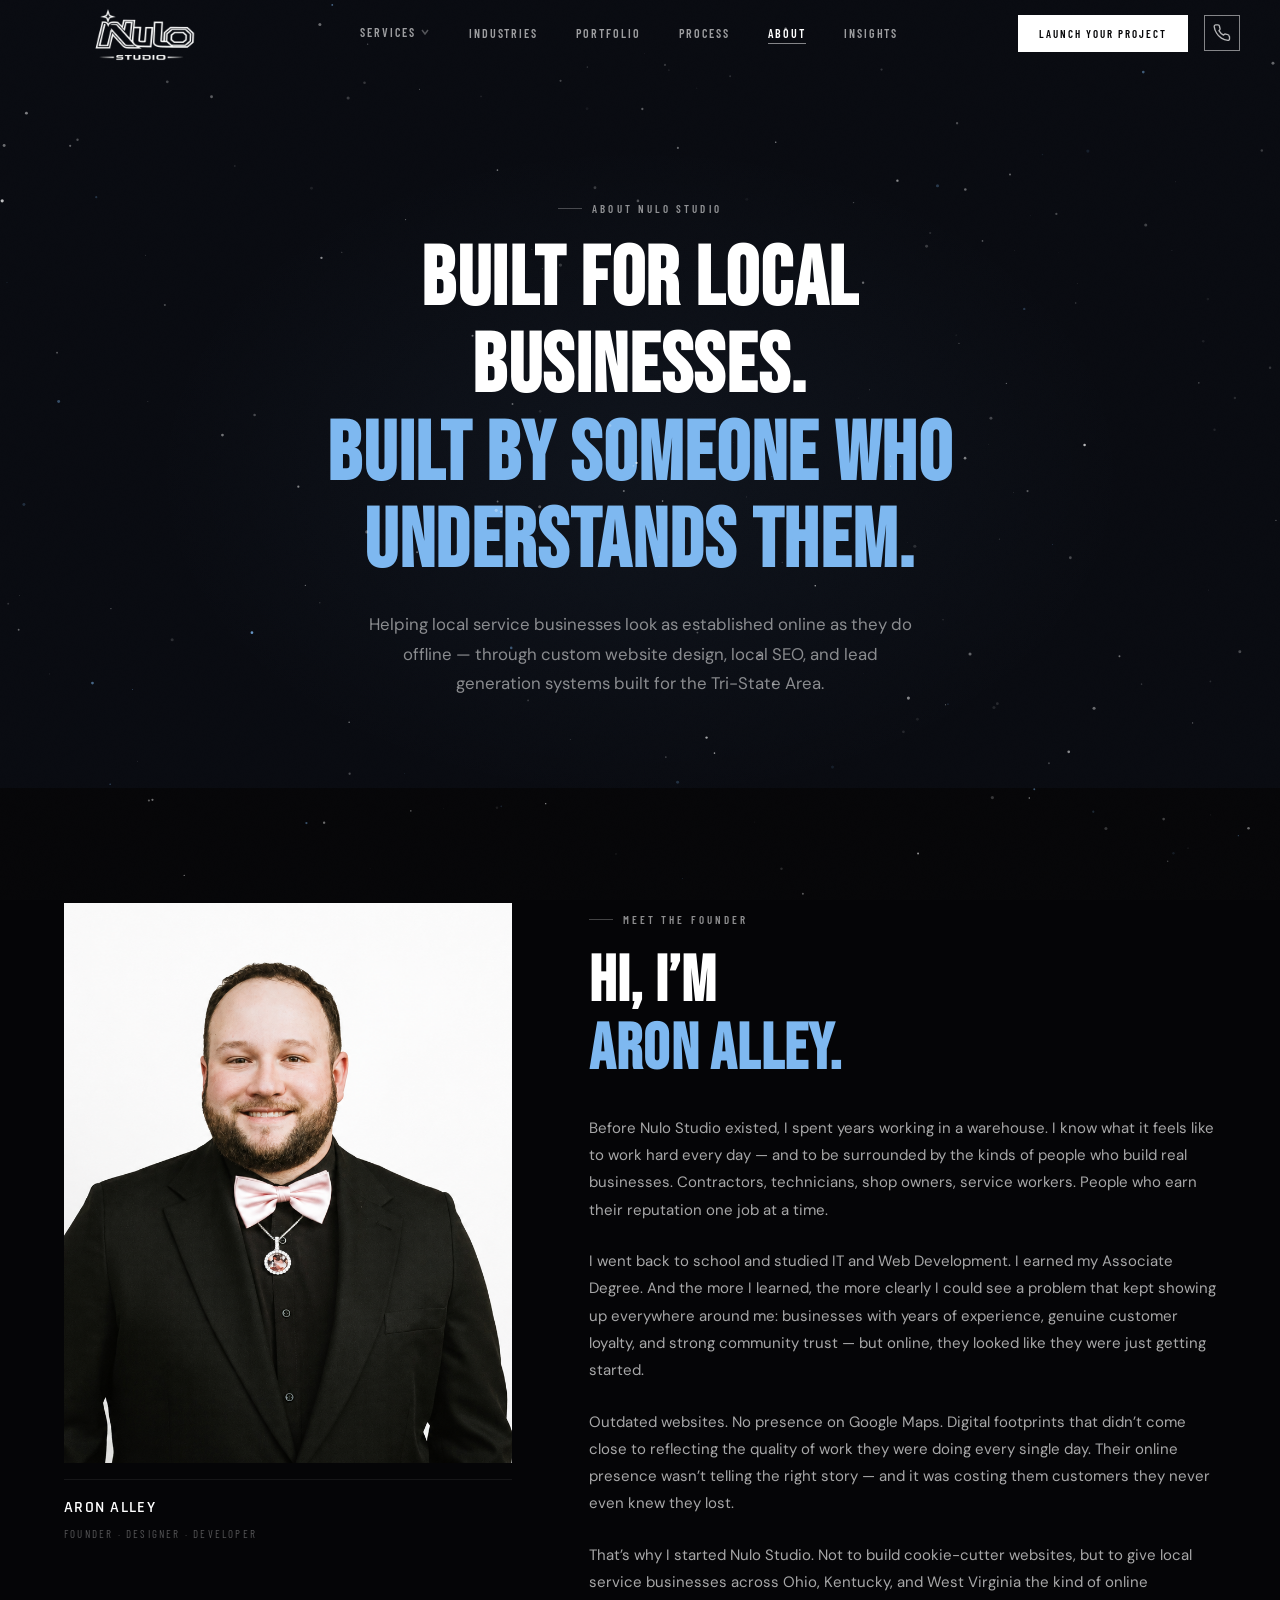
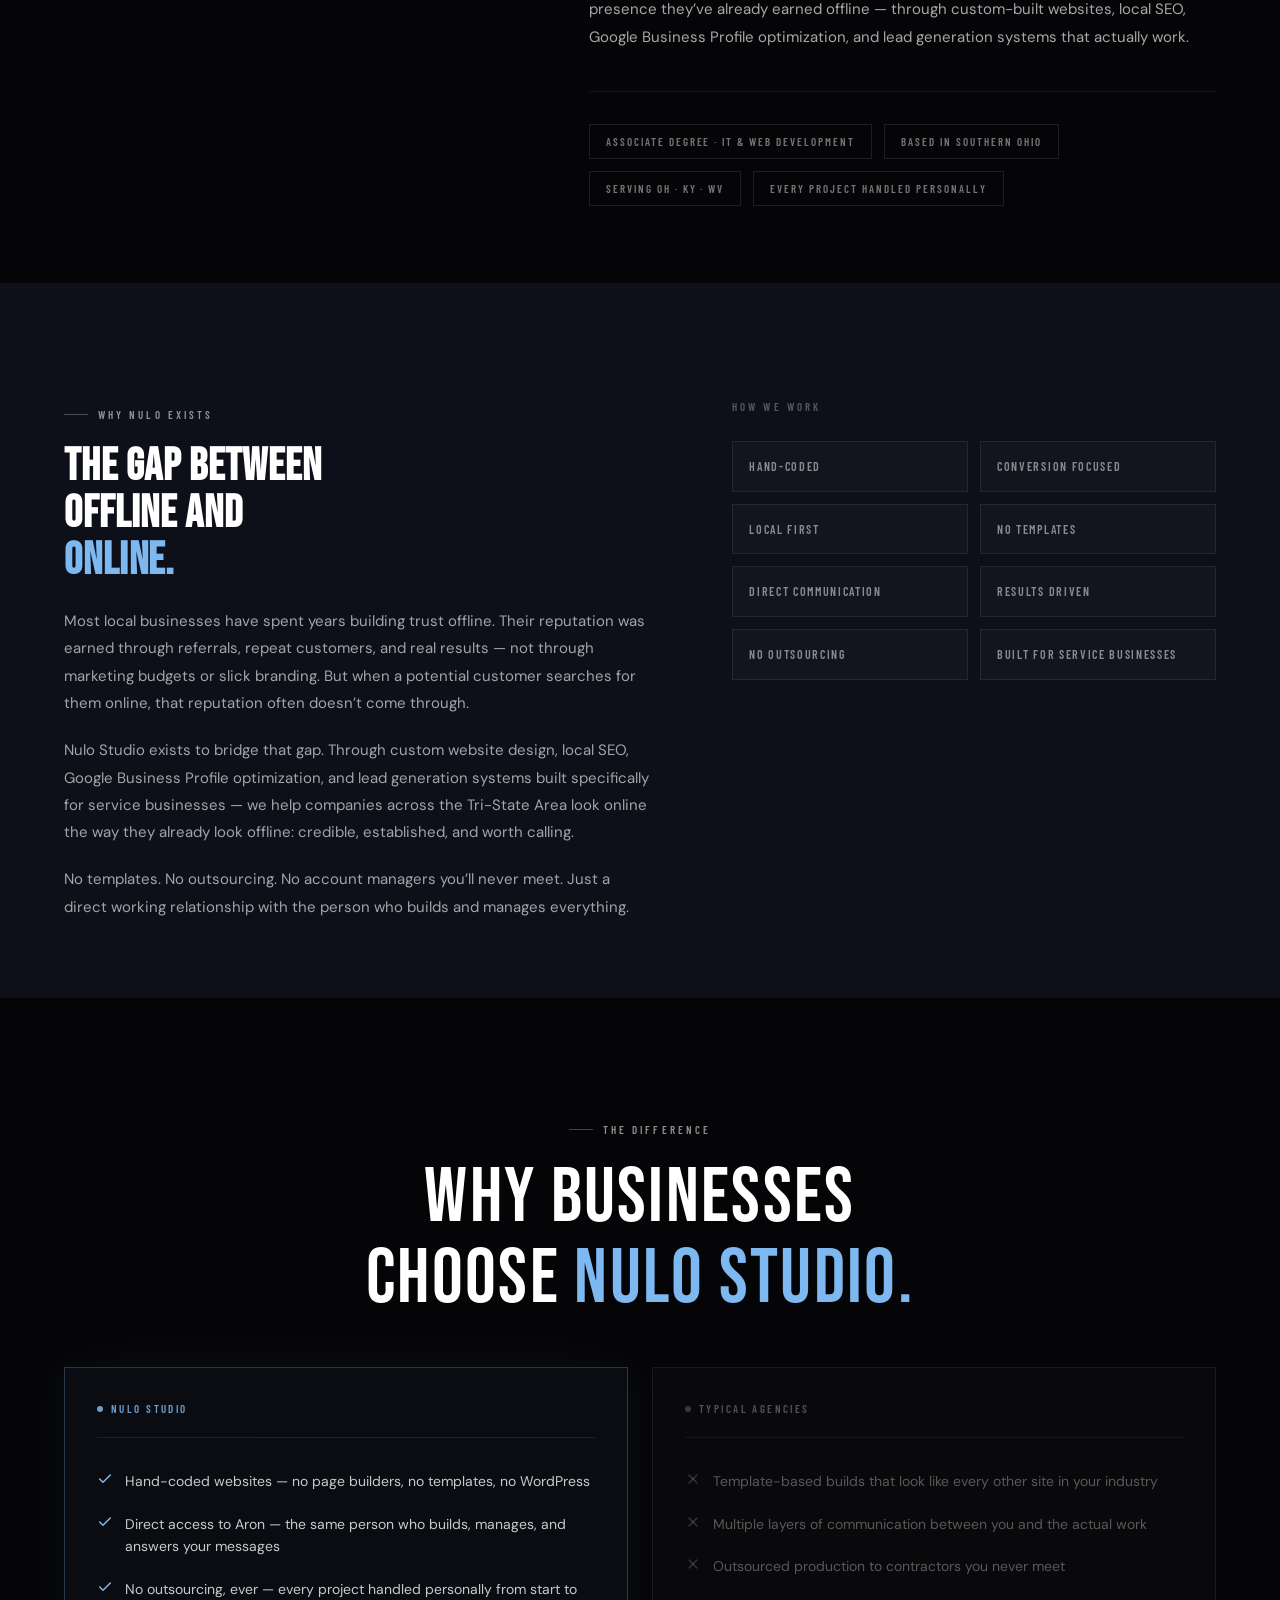
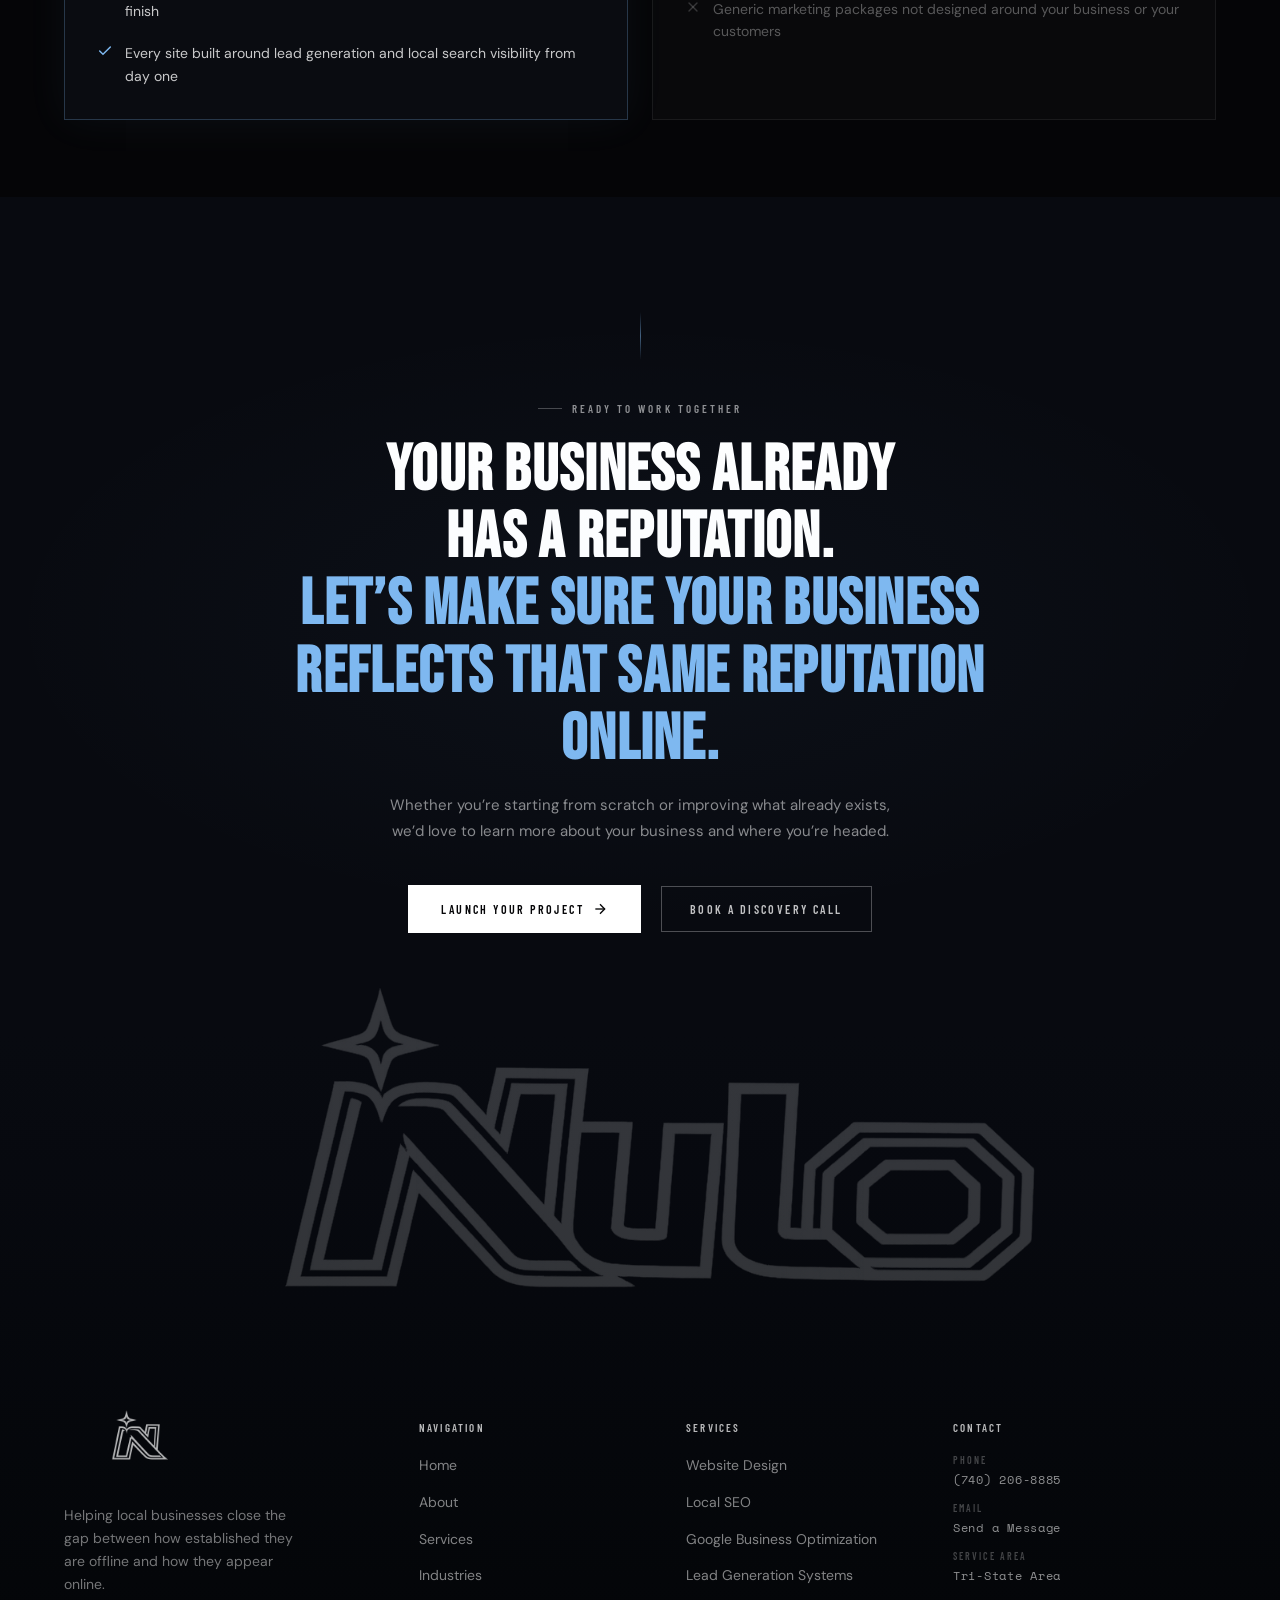
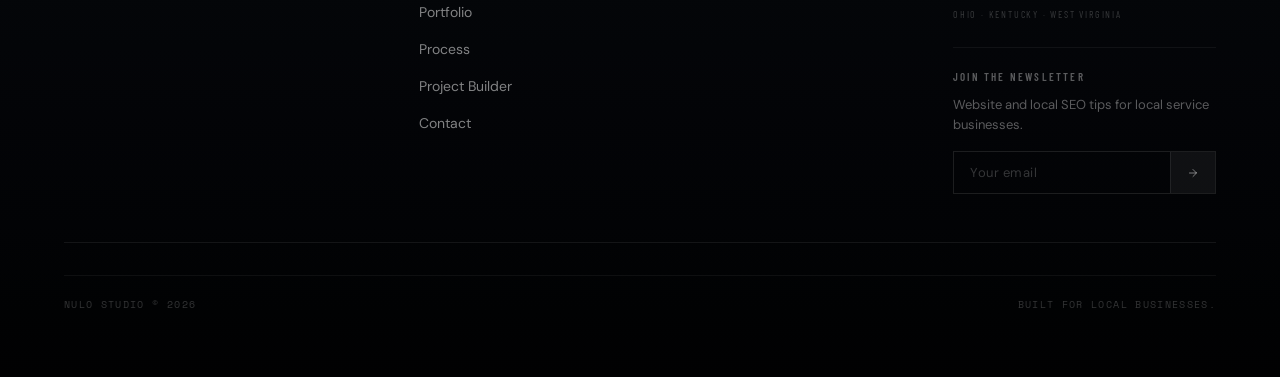
<file: about.html>
﻿<!DOCTYPE html>
<html lang="en-US">

<head>

  <!-- ==========================
      GOOGLE ANALYTICS (GA4)
  =========================== -->
  <script async src="https://www.googletagmanager.com/gtag/js?id=G-QD3FRN70FR"></script>
  <script>
    window.dataLayer = window.dataLayer || [];
    function gtag(){dataLayer.push(arguments);}
    gtag('js', new Date());
    gtag('config', 'G-QD3FRN70FR');
  </script>

  <!-- ==========================
      META
  =========================== -->
  <meta charset="UTF-8">
  <meta name="viewport" content="width=device-width, initial-scale=1.0">
  <meta http-equiv="X-UA-Compatible" content="IE=edge">

  <title>About Nulo Studio | Aron Alley — Web Design &amp; Local SEO, Tri-State Area</title>
  <meta name="description" content="Nulo Studio is a web design and local SEO company founded by Aron Alley in Southern Ohio. We help local service businesses across the Tri-State Area build an online presence that reflects their real-world reputation.">
  <meta name="author" content="Aron Alley — Nulo Studio">
  <meta name="robots" content="index, follow, max-snippet:-1, max-image-preview:large">

  <meta name="geo.region" content="US-KY">
  <meta name="geo.region" content="US-OH">
  <meta name="geo.region" content="US-WV">
  <meta name="geo.placename" content="Tri-State Area — Ashland KY, Huntington WV, Portsmouth OH">
  <meta name="theme-color" content="#050507">

  <link rel="canonical" href="https://nulostudio.com/about.html">

  <!-- ==========================
      OPEN GRAPH
  =========================== -->
  <meta property="og:type" content="website">
  <meta property="og:site_name" content="Nulo Studio">
  <meta property="og:locale" content="en_US">
  <meta property="og:title" content="About Nulo Studio | Aron Alley — Web Design &amp; Local SEO">
  <meta property="og:description" content="Nulo Studio was founded by Aron Alley to help local service businesses across Ohio, Kentucky, and West Virginia build an online presence that reflects how established they are offline.">
  <meta property="og:url" content="https://nulostudio.com/about.html">
  <meta property="og:image" content="https://nulostudio.com/images/socialPreview.png">
  <meta property="og:image:alt" content="Aron Alley, founder of Nulo Studio — web designer and local SEO specialist">
  <meta property="og:image:width" content="1200">
  <meta property="og:image:height" content="630">

  <!-- ==========================
      TWITTER / X CARD
  =========================== -->
  <meta name="twitter:card" content="summary_large_image">
  <meta name="twitter:title" content="About Nulo Studio | Aron Alley — Web Design &amp; Local SEO">
  <meta name="twitter:description" content="Nulo Studio was founded to help local service businesses across Ohio, Kentucky, and West Virginia build an online presence that matches their offline reputation.">
  <meta name="twitter:image" content="https://nulostudio.com/images/socialPreview.png">

  <!-- ==========================
      STRUCTURED DATA (JSON-LD)
  =========================== -->
  <script type="application/ld+json">
  {
    "@context": "https://schema.org",
    "@graph": [
      {
        "@type": "AboutPage",
        "@id": "https://nulostudio.com/about.html#webpage",
        "url": "https://nulostudio.com/about.html",
        "name": "About Nulo Studio | Aron Alley — Web Design & Local SEO, Tri-State Area",
        "description": "Nulo Studio was founded by Aron Alley to help local service businesses across Ohio, Kentucky, and West Virginia build an online presence that reflects their real-world reputation.",
        "inLanguage": "en-US",
        "isPartOf": { "@id": "https://nulostudio.com/#website" },
        "about": [
          { "@id": "https://nulostudio.com/#organization" },
          { "@id": "https://nulostudio.com/#founder" }
        ],
        "breadcrumb": {
          "@type": "BreadcrumbList",
          "itemListElement": [
            { "@type": "ListItem", "position": 1, "name": "Home",  "item": "https://nulostudio.com/" },
            { "@type": "ListItem", "position": 2, "name": "About", "item": "https://nulostudio.com/about.html" }
          ]
        }
      },
      {
        "@type": "Person",
        "@id": "https://nulostudio.com/#founder",
        "name": "Aron Alley",
        "jobTitle": "Founder, Web Designer, and Local SEO Specialist",
        "description": "Aron Alley is the founder of Nulo Studio. After earning an Associate Degree in IT and Web Development, he started Nulo Studio to help local service businesses across Ohio, Kentucky, and West Virginia close the gap between their offline reputation and their online presence.",
        "url": "https://nulostudio.com/about.html",
        "image": "https://nulostudio.com/images/owner.png",
        "worksFor": { "@id": "https://nulostudio.com/#organization" },
        "address": {
          "@type": "PostalAddress",
          "addressRegion": "OH",
          "addressCountry": "US"
        },
        "knowsAbout": [
          "Website Design",
          "Web Development",
          "Local SEO",
          "Google Business Profile Optimization",
          "Lead Generation Systems",
          "Small Business Online Presence"
        ]
      }
    ]
  }
  </script>

  <!-- ==========================
      FONTS & STYLES
  =========================== -->
  <link rel="preconnect" href="https://fonts.googleapis.com">
  <link rel="preconnect" href="https://fonts.gstatic.com" crossorigin>
  <link href="https://fonts.googleapis.com/css2?family=Bebas+Neue&family=Rajdhani:wght@400;500;600;700&family=DM+Sans:ital,opsz,wght@0,9..40,300;0,9..40,400;0,9..40,500;1,9..40,300&family=Space+Mono:wght@400;700&family=Barlow+Condensed:wght@300;400;500;600&display=swap" rel="stylesheet">

  <link rel="stylesheet" href="css/styleGlobal.css">
  <link rel="stylesheet" href="css/styleAbout.css">

  <link rel="icon" type="image/png" href="NSFavicon.png">
  <link rel="apple-touch-icon" href="NSFavicon.png">

</head>

<body>

  <div class="noiseOverlay" aria-hidden="true"></div>
  <canvas id="starCanvas" aria-hidden="true"></canvas>
  <div class="asteroidLayer" aria-hidden="true"></div>


  <!-- ============================================================
    SITE HEADER / NAV  (global component)
  ============================================================ -->

  <header class="siteHeader" id="siteHeader">
    <nav class="mainNav" aria-label="Main navigation">

      <div class="navLogo">
        <a href="index.html" aria-label="Nulo Studio home">
          <img src="logos/MasterLogo.png" alt="Nulo Studio — website design and local SEO" width="200" height="200">
        </a>
      </div>

      <ul class="navLinks" role="list">
        <li class="navDropParent">
          <a href="services.html">
            Services
            <svg class="navDropArrow" viewBox="0 0 10 10" fill="none" stroke="currentColor" stroke-width="1.5">
              <polyline points="2,3 5,7 8,3"/>
            </svg>
          </a>
          <div class="navDropMenu navServicesMenu">
            <div class="navServicesGrid">
              <a href="services/website-design.html" class="navServiceItem">
                <span class="navServiceIcon" aria-hidden="true">
                  <svg viewBox="0 0 24 24" fill="none" stroke="currentColor" stroke-width="1.3" stroke-linecap="round" stroke-linejoin="round">
                    <rect x="2" y="3" width="20" height="18" rx="2"/>
                    <line x1="2" y1="8" x2="22" y2="8"/>
                    <rect x="4" y="4.5" width="11" height="2" rx="1"/>
                    <line x1="5" y1="13" x2="19" y2="13"/>
                    <line x1="5" y1="17" x2="14" y2="17"/>
                  </svg>
                </span>
                <span class="navServiceTitle">Website Design</span>
                <span class="navServiceDesc">Custom websites built to establish trust and convert visitors into customers.</span>
              </a>
              <a href="services/local-seo.html" class="navServiceItem">
                <span class="navServiceIcon" aria-hidden="true">
                  <svg viewBox="0 0 24 24" fill="none" stroke="currentColor" stroke-width="1.3" stroke-linecap="round" stroke-linejoin="round">
                    <path d="M12 2C8.13 2 5 5.13 5 9c0 4.42 7 13 7 13s7-8.58 7-13c0-3.87-3.13-7-7-7z"/>
                    <circle cx="12" cy="9" r="2.5"/>
                  </svg>
                </span>
                <span class="navServiceTitle">Local SEO</span>
                <span class="navServiceDesc">Help customers find your business in local search results and Google Maps.</span>
              </a>
              <a href="services/google-business.html" class="navServiceItem">
                <span class="navServiceIcon" aria-hidden="true">
                  <svg viewBox="0 0 24 24" fill="none" stroke="currentColor" stroke-width="1.3" stroke-linecap="round" stroke-linejoin="round">
                    <path d="M12 2C8.13 2 5 5.13 5 9c0 4.42 7 13 7 13s7-8.58 7-13c0-3.87-3.13-7-7-7z"/>
                    <polygon points="12 5.5 12.9 8.1 15.7 8.1 13.4 9.7 14.3 12.3 12 10.7 9.7 12.3 10.6 9.7 8.3 8.1 11.1 8.1 12 5.5"/>
                  </svg>
                </span>
                <span class="navServiceTitle">Google Business Optimization</span>
                <span class="navServiceDesc">Improve visibility, credibility, and local rankings.</span>
              </a>
              <a href="services/lead-generation.html" class="navServiceItem">
                <span class="navServiceIcon" aria-hidden="true">
                  <svg viewBox="0 0 24 24" fill="none" stroke="currentColor" stroke-width="1.3" stroke-linecap="round" stroke-linejoin="round">
                    <polygon points="12 2 2 7 12 12 22 7 12 2"/>
                    <polyline points="2 17 12 22 22 17"/>
                    <polyline points="2 12 12 17 22 12"/>
                  </svg>
                </span>
                <span class="navServiceTitle">Lead Generation Systems</span>
                <span class="navServiceDesc">Capture, organize, and manage inbound opportunities.</span>
              </a>
            </div>
            <a href="services.html" class="navServicesViewAll">
              View All Services
              <svg viewBox="0 0 24 24" fill="none" stroke="currentColor" stroke-width="2" stroke-linecap="round" stroke-linejoin="round" aria-hidden="true">
                <line x1="5" y1="12" x2="19" y2="12"/>
                <polyline points="12 5 19 12 12 19"/>
              </svg>
            </a>
          </div>
        </li>
        <li><a href="index.html#industries">Industries</a></li>
        <li><a href="portfolio.html">Portfolio</a></li>
        <li><a href="process.html">Process</a></li>
        <li><a href="about.html" class="isActive">About</a></li>
        <li><a href="blog.html">Insights</a></li>
      </ul>

      <div class="navRight">
        <a href="projectBuilder.html" class="navCtaBtn">Launch Your Project</a>
        <a href="tel:+17402068885" class="navCallBtn" aria-label="Call Nulo Studio">
          <svg class="navCallIcon" viewBox="0 0 24 24">
            <path d="M22 16.92v3a2 2 0 0 1-2.18 2 19.79 19.79 0 0 1-8.63-3.07A19.5 19.5 0 0 1 4.69 12 19.79 19.79 0 0 1 1.61 3.41 2 2 0 0 1 3.6 1.23h3a2 2 0 0 1 2 1.72c.127.96.361 1.903.7 2.81a2 2 0 0 1-.45 2.11L7.91 8.91a16 16 0 0 0 6 6l.91-.91a2 2 0 0 1 2.11-.45c.907.339 1.85.573 2.81.7a2 2 0 0 1 1.72 2.02z"/>
          </svg>
          <span class="navCallTooltip">Call Nulo Studio: (740)-206-8885</span>
        </a>
        <button class="navHamburger" id="navHamburger" aria-label="Toggle menu" aria-expanded="false" aria-controls="navMobileDrawer">
          <span class="navMenuDot navMenuDot1"></span>
          <span class="navMenuDot navMenuDot2"></span>
          <span class="navMenuDot navMenuDot3"></span>
          <span class="navMenuDot navMenuDot4"></span>
          <span class="navMenuDot navMenuDot5"></span>
          <span class="navMenuDot navMenuDot6"></span>
          <span class="navMenuDot navMenuDot7"></span>
          <span class="navMenuDot navMenuDot8"></span>
          <span class="navMenuDot navMenuDot9"></span>
          <span class="navMenuDot navMenuDotX1" aria-hidden="true"></span>
          <span class="navMenuDot navMenuDotX2" aria-hidden="true"></span>
          <span class="navMenuDot navMenuDotX3" aria-hidden="true"></span>
          <span class="navMenuDot navMenuDotX4" aria-hidden="true"></span>
        </button>
      </div>

    </nav>
  </header>

  <nav class="navMobileDrawer" id="navMobileDrawer" aria-label="Mobile navigation">
    <a href="index.html" class="navMobileLink">Home</a>
    <a href="services.html" class="navMobileLink">Services</a>
    <div class="navMobileSubLinks">
      <a href="services/website-design.html">Website Design</a>
      <a href="services/local-seo.html">Local SEO</a>
      <a href="services/google-business.html">Google Business</a>
      <a href="services/lead-generation.html">Lead Generation</a>
    </div>
    <a href="index.html#industries" class="navMobileLink">Industries</a>
    <a href="portfolio.html" class="navMobileLink">Portfolio</a>
    <a href="process.html" class="navMobileLink">Process</a>
    <a href="about.html" class="navMobileLink isActive">About</a>
    <a href="blog.html" class="navMobileLink">Insights</a>
    <div class="navMobileBottom">
      <a href="tel:+17402068885" class="navMobilePhone">(740)-206-8885</a>
      <a href="projectBuilder.html" class="btnPrimary">Launch Your Project</a>
    </div>
  </nav>


  <main id="main-content" aria-label="About Nulo Studio and founder Aron Alley">


    <!-- ============================================================
      SECTION 1 — HERO
    ============================================================ -->

    <section class="abtHeroSection" aria-labelledby="abtHeroTitle">
      <div class="abtHeroGlow" aria-hidden="true"></div>
      <div class="abtHeroInner">

        <div class="sectionLabel revealFade" style="justify-content:center">
          <span>About Nulo Studio</span>
        </div>

        <h1 class="abtHeroTitle revealUp revealDelay1" id="abtHeroTitle">
          Built For Local Businesses.<br><span class="textAccent">Built By Someone Who Understands Them.</span>
        </h1>

        <p class="abtHeroSub revealUp revealDelay2">
          Helping local service businesses look as established online as they do offline &mdash; through custom website design, local SEO, and lead generation systems built for the Tri-State Area.
        </p>

      </div>
    </section>


    <!-- ============================================================
      SECTION 2 — MEET ARON
    ============================================================ -->

    <section class="sectionWrapper abtFounderSection" id="founder" aria-labelledby="abtFounderTitle">
      <div class="containerWide">

        <div class="abtFounderGrid">

          <!-- Left: image -->
          <div class="abtFounderImgWrap revealLeft">
            <img
              src="images/owner.png"
              alt="Aron Alley, founder of Nulo Studio — web designer and local SEO specialist based in Southern Ohio, serving the Tri-State Area"
              class="abtFounderImg"
              loading="eager"
            >
            <div class="abtFounderImgMeta">
              <span class="abtFounderImgName">Aron Alley</span>
              <span class="abtFounderImgRole">Founder &middot; Designer &middot; Developer</span>
            </div>
          </div>

          <!-- Right: story -->
          <div class="revealRight revealDelay1">

            <div class="sectionLabel">
              <span>Meet the Founder</span>
            </div>

            <h2 class="abtFounderIntro" id="abtFounderTitle">
              Hi, I&rsquo;m<br><span class="textAccent">Aron Alley.</span>
            </h2>

            <p class="abtFounderPara">
              Before Nulo Studio existed, I spent years working in a warehouse. I know what it feels like to work hard every day &mdash; and to be surrounded by the kinds of people who build real businesses. Contractors, technicians, shop owners, service workers. People who earn their reputation one job at a time.
            </p>

            <p class="abtFounderPara">
              I went back to school and studied IT and Web Development. I earned my Associate Degree. And the more I learned, the more clearly I could see a problem that kept showing up everywhere around me: businesses with years of experience, genuine customer loyalty, and strong community trust &mdash; but online, they looked like they were just getting started.
            </p>

            <p class="abtFounderPara">
              Outdated websites. No presence on Google Maps. Digital footprints that didn&rsquo;t come close to reflecting the quality of work they were doing every single day. Their online presence wasn&rsquo;t telling the right story &mdash; and it was costing them customers they never even knew they lost.
            </p>

            <p class="abtFounderPara">
              That&rsquo;s why I started Nulo Studio. Not to build cookie-cutter websites, but to give local service businesses across Ohio, Kentucky, and West Virginia the kind of online presence they&rsquo;ve already earned offline &mdash; through custom-built websites, local SEO, Google Business Profile optimization, and lead generation systems that actually work.
            </p>

            <div class="abtFounderCreds">
              <span class="abtFounderCred">Associate Degree &middot; IT &amp; Web Development</span>
              <span class="abtFounderCred">Based in Southern Ohio</span>
              <span class="abtFounderCred">Serving OH &middot; KY &middot; WV</span>
              <span class="abtFounderCred">Every Project Handled Personally</span>
            </div>

          </div>
        </div>

      </div>
    </section>


    <!-- ============================================================
      SECTION 3 — WHY NULO EXISTS + VALUES (one section)
    ============================================================ -->

    <section class="sectionWrapperAlt abtWhySection" aria-labelledby="abtWhyTitle">
      <div class="containerWide">

        <div class="abtWhyGrid">

          <!-- Left: why -->
          <div class="revealLeft">
            <div class="sectionLabel">
              <span>Why Nulo Exists</span>
            </div>
            <h2 class="abtWhyTitle" id="abtWhyTitle">
              The Gap Between<br>Offline and<br><span class="textAccent">Online.</span>
            </h2>
            <p class="abtWhyPara">
              Most local businesses have spent years building trust offline. Their reputation was earned through referrals, repeat customers, and real results &mdash; not through marketing budgets or slick branding. But when a potential customer searches for them online, that reputation often doesn&rsquo;t come through.
            </p>
            <p class="abtWhyPara">
              Nulo Studio exists to bridge that gap. Through custom website design, local SEO, Google Business Profile optimization, and lead generation systems built specifically for service businesses &mdash; we help companies across the Tri-State Area look online the way they already look offline: credible, established, and worth calling.
            </p>
            <p class="abtWhyPara">
              No templates. No outsourcing. No account managers you&rsquo;ll never meet. Just a direct working relationship with the person who builds and manages everything.
            </p>
          </div>

          <!-- Right: values -->
          <div class="revealRight revealDelay1">
            <p class="abtValuesLabel">How We Work</p>
            <div class="abtValuesGrid" role="list" aria-label="Nulo Studio values and approach">
              <div class="abtValueChip" role="listitem">Hand-Coded</div>
              <div class="abtValueChip" role="listitem">Conversion Focused</div>
              <div class="abtValueChip" role="listitem">Local First</div>
              <div class="abtValueChip" role="listitem">No Templates</div>
              <div class="abtValueChip" role="listitem">Direct Communication</div>
              <div class="abtValueChip" role="listitem">Results Driven</div>
              <div class="abtValueChip" role="listitem">No Outsourcing</div>
              <div class="abtValueChip" role="listitem">Built for Service Businesses</div>
            </div>
          </div>

        </div>

      </div>
    </section>


    <!-- ============================================================
      SECTION 4 — WHY WE'RE DIFFERENT
    ============================================================ -->

    <section class="sectionWrapper abtDiffSection" aria-labelledby="abtDiffTitle">
      <div class="containerWide">

        <div class="abtDiffHeader revealUp">
          <div class="sectionLabel" style="justify-content:center">
            <span>The Difference</span>
          </div>
          <h2 class="sectionTitle" id="abtDiffTitle">
            Why Businesses<br>Choose <span class="textAccent">Nulo Studio.</span>
          </h2>
        </div>

        <div class="abtDiffGrid">

          <!-- Nulo Studio column -->
          <div class="abtDiffCard abtDiffCardNulo revealLeft">
            <div class="abtDiffCardBadge">Nulo Studio</div>
            <ul class="abtDiffList">
              <li class="abtDiffItem">
                <svg class="abtDiffIcon abtDiffIconYes" viewBox="0 0 24 24" fill="none" stroke="currentColor" stroke-width="2.2" stroke-linecap="round" aria-hidden="true"><polyline points="20 6 9 17 4 12"/></svg>
                Hand-coded websites &mdash; no page builders, no templates, no WordPress
              </li>
              <li class="abtDiffItem">
                <svg class="abtDiffIcon abtDiffIconYes" viewBox="0 0 24 24" fill="none" stroke="currentColor" stroke-width="2.2" stroke-linecap="round" aria-hidden="true"><polyline points="20 6 9 17 4 12"/></svg>
                Direct access to Aron &mdash; the same person who builds, manages, and answers your messages
              </li>
              <li class="abtDiffItem">
                <svg class="abtDiffIcon abtDiffIconYes" viewBox="0 0 24 24" fill="none" stroke="currentColor" stroke-width="2.2" stroke-linecap="round" aria-hidden="true"><polyline points="20 6 9 17 4 12"/></svg>
                No outsourcing, ever &mdash; every project handled personally from start to finish
              </li>
              <li class="abtDiffItem">
                <svg class="abtDiffIcon abtDiffIconYes" viewBox="0 0 24 24" fill="none" stroke="currentColor" stroke-width="2.2" stroke-linecap="round" aria-hidden="true"><polyline points="20 6 9 17 4 12"/></svg>
                Every site built around lead generation and local search visibility from day one
              </li>
            </ul>
          </div>

          <!-- Typical Agencies column -->
          <div class="abtDiffCard abtDiffCardAgency revealRight revealDelay1">
            <div class="abtDiffCardBadge">Typical Agencies</div>
            <ul class="abtDiffList">
              <li class="abtDiffItem">
                <svg class="abtDiffIcon abtDiffIconNo" viewBox="0 0 24 24" fill="none" stroke="currentColor" stroke-width="2" stroke-linecap="round" aria-hidden="true"><line x1="18" y1="6" x2="6" y2="18"/><line x1="6" y1="6" x2="18" y2="18"/></svg>
                Template-based builds that look like every other site in your industry
              </li>
              <li class="abtDiffItem">
                <svg class="abtDiffIcon abtDiffIconNo" viewBox="0 0 24 24" fill="none" stroke="currentColor" stroke-width="2" stroke-linecap="round" aria-hidden="true"><line x1="18" y1="6" x2="6" y2="18"/><line x1="6" y1="6" x2="18" y2="18"/></svg>
                Multiple layers of communication between you and the actual work
              </li>
              <li class="abtDiffItem">
                <svg class="abtDiffIcon abtDiffIconNo" viewBox="0 0 24 24" fill="none" stroke="currentColor" stroke-width="2" stroke-linecap="round" aria-hidden="true"><line x1="18" y1="6" x2="6" y2="18"/><line x1="6" y1="6" x2="18" y2="18"/></svg>
                Outsourced production to contractors you never meet
              </li>
              <li class="abtDiffItem">
                <svg class="abtDiffIcon abtDiffIconNo" viewBox="0 0 24 24" fill="none" stroke="currentColor" stroke-width="2" stroke-linecap="round" aria-hidden="true"><line x1="18" y1="6" x2="6" y2="18"/><line x1="6" y1="6" x2="18" y2="18"/></svg>
                Generic marketing packages not designed around your business or your customers
              </li>
            </ul>
          </div>

        </div>

      </div>
    </section>


    <!-- ============================================================
      SECTION 5 — CTA
    ============================================================ -->

    <section class="sectionWrapperDark abtCtaSection" aria-labelledby="abtCtaTitle">
      <div class="containerMid">
        <div class="abtCtaInner revealScale">

          <div class="abtCtaGlow" aria-hidden="true"></div>
          <div class="abtCtaAccent" aria-hidden="true"></div>

          <div class="sectionLabel" style="justify-content:center">
            <span>Ready to Work Together</span>
          </div>

          <h2 class="abtCtaTitle" id="abtCtaTitle">
            Your Business Already<br>Has a Reputation.<br><span class="textAccent">Let&rsquo;s Make Sure Your Business<br>Reflects That Same Reputation Online.</span>
          </h2>

          <p class="abtCtaSub">
            Whether you&rsquo;re starting from scratch or improving what already exists, we&rsquo;d love to learn more about your business and where you&rsquo;re headed.
          </p>

          <div class="abtCtaGroup">
            <a href="projectBuilder.html" class="btnPrimary">
              Launch Your Project
              <svg width="16" height="16" viewBox="0 0 24 24" fill="none" stroke="currentColor" stroke-width="2" aria-hidden="true">
                <line x1="5" y1="12" x2="19" y2="12"/>
                <polyline points="12 5 19 12 12 19"/>
              </svg>
            </a>
            <a href="contact.html" class="btnGhost">Book a Discovery Call</a>
          </div>

        </div>
      </div>
    </section>


  </main>


  <!-- ============================================================
    SITE FOOTER  (global component — identical across all pages)
  ============================================================ -->

  <footer class="siteFooter" role="contentinfo">

    <div class="footerLogoDivider" aria-hidden="true">
      <img src="logos/nuloTP2.png" alt="" loading="lazy">
    </div>

    <div class="footerInner">

      <div class="footerGrid">

        <div class="footerBrand">
          <a href="index.html" aria-label="Nulo Studio home">
            <img src="logos/TPWhiteN.png" alt="Nulo Studio" width="56" height="56">
          </a>
          <p class="footerBrandText">Helping local businesses close the gap between how established they are offline and how they appear online.</p>
        </div>

        <div>
          <p class="footerColLabel">Navigation</p>
          <ul class="footerColLinks">
            <li><a href="index.html">Home</a></li>
            <li><a href="about.html">About</a></li>
            <li><a href="services.html">Services</a></li>
            <li><a href="index.html#industries">Industries</a></li>
            <li><a href="portfolio.html">Portfolio</a></li>
            <li><a href="process.html">Process</a></li>
            <li><a href="projectBuilder.html">Project Builder</a></li>
            <li><a href="contact.html">Contact</a></li>
          </ul>
        </div>

        <div>
          <p class="footerColLabel">Services</p>
          <ul class="footerColLinks">
            <li><a href="services/website-design.html">Website Design</a></li>
            <li><a href="services/local-seo.html">Local SEO</a></li>
            <li><a href="services/google-business.html">Google Business Optimization</a></li>
            <li><a href="services/lead-generation.html">Lead Generation Systems</a></li>
          </ul>
        </div>

        <div>
          <p class="footerColLabel">Contact</p>
          <address class="footerContactInfo" style="font-style:normal">
            <div class="footerContactItem">
              <span class="footerContactLabel">Phone</span>
              <a href="tel:+17402068885" class="footerContactValue">(740) 206-8885</a>
            </div>
            <div class="footerContactItem">
              <span class="footerContactLabel">Email</span>
              <a href="contact.html" class="footerContactValue">Send a Message</a>
            </div>
            <div class="footerContactItem">
              <span class="footerContactLabel">Service Area</span>
              <span class="footerContactValue">Tri-State Area</span>
            </div>
          </address>
          <div class="footerRegions">Ohio &middot; Kentucky &middot; West Virginia</div>

          <div class="footerNewsletter">
            <p class="footerNewsletterLabel">Join the Newsletter</p>
            <p class="footerNewsletterSub">Website and local SEO tips for local service businesses.</p>
            <form class="footerNewsletterField" action="https://formspree.io/f/xnjgwqae" method="POST" novalidate aria-label="Footer newsletter signup">
              <input type="hidden" name="type" value="footer-newsletter">
              <input type="email" name="email" class="footerNewsletterInput" placeholder="Your email" required aria-label="Email address">
              <button type="submit" class="footerNewsletterBtn" aria-label="Subscribe to newsletter">
                <svg width="12" height="12" viewBox="0 0 24 24" fill="none" stroke="currentColor" stroke-width="2" stroke-linecap="round" aria-hidden="true"><line x1="5" y1="12" x2="19" y2="12"/><polyline points="12 5 19 12 12 19"/></svg>
              </button>
            </form>
          </div>
        </div>

      </div>

      <div class="footerBottom">
        <p class="footerCopy">Nulo Studio &copy; 2026</p>
        <p class="footerCredit">Built for local businesses.</p>
      </div>

    </div>
  </footer>


  <script src="js/globalJS.js"></script>

</body>
</html>
</file>
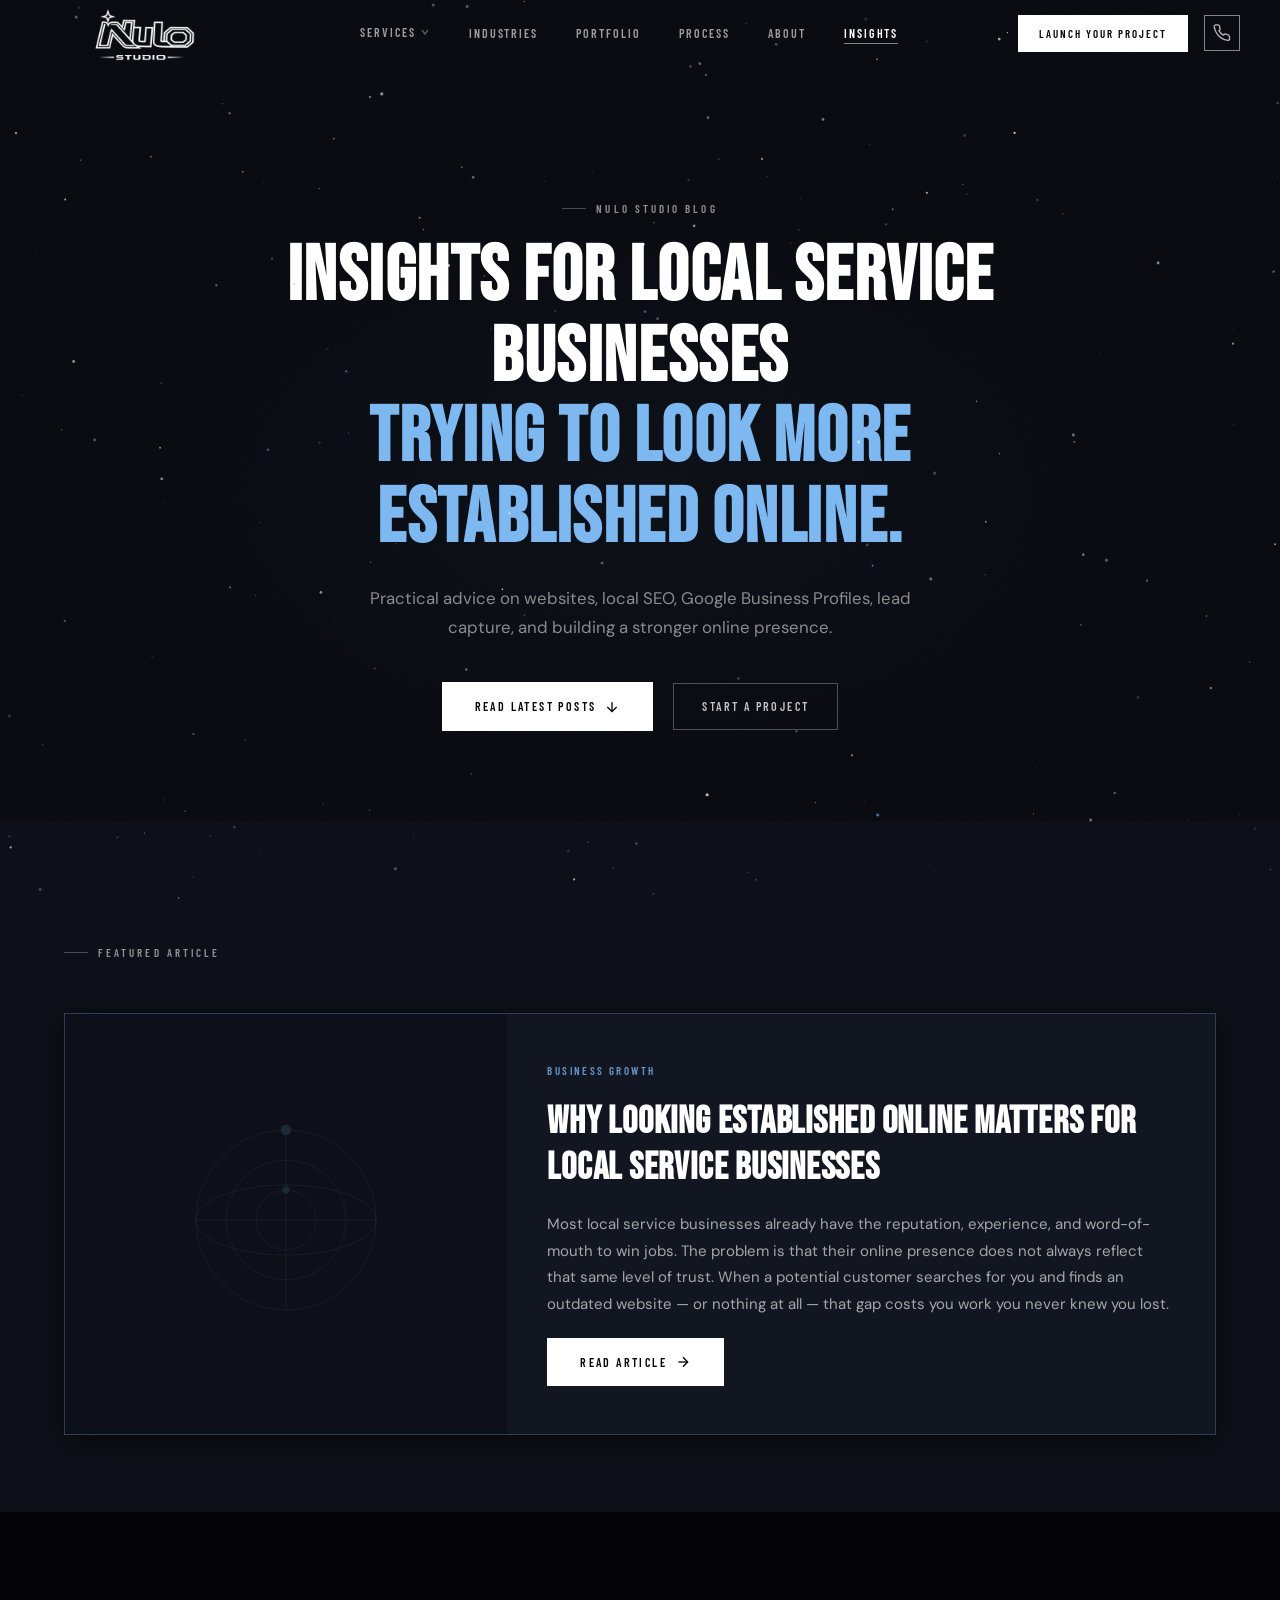
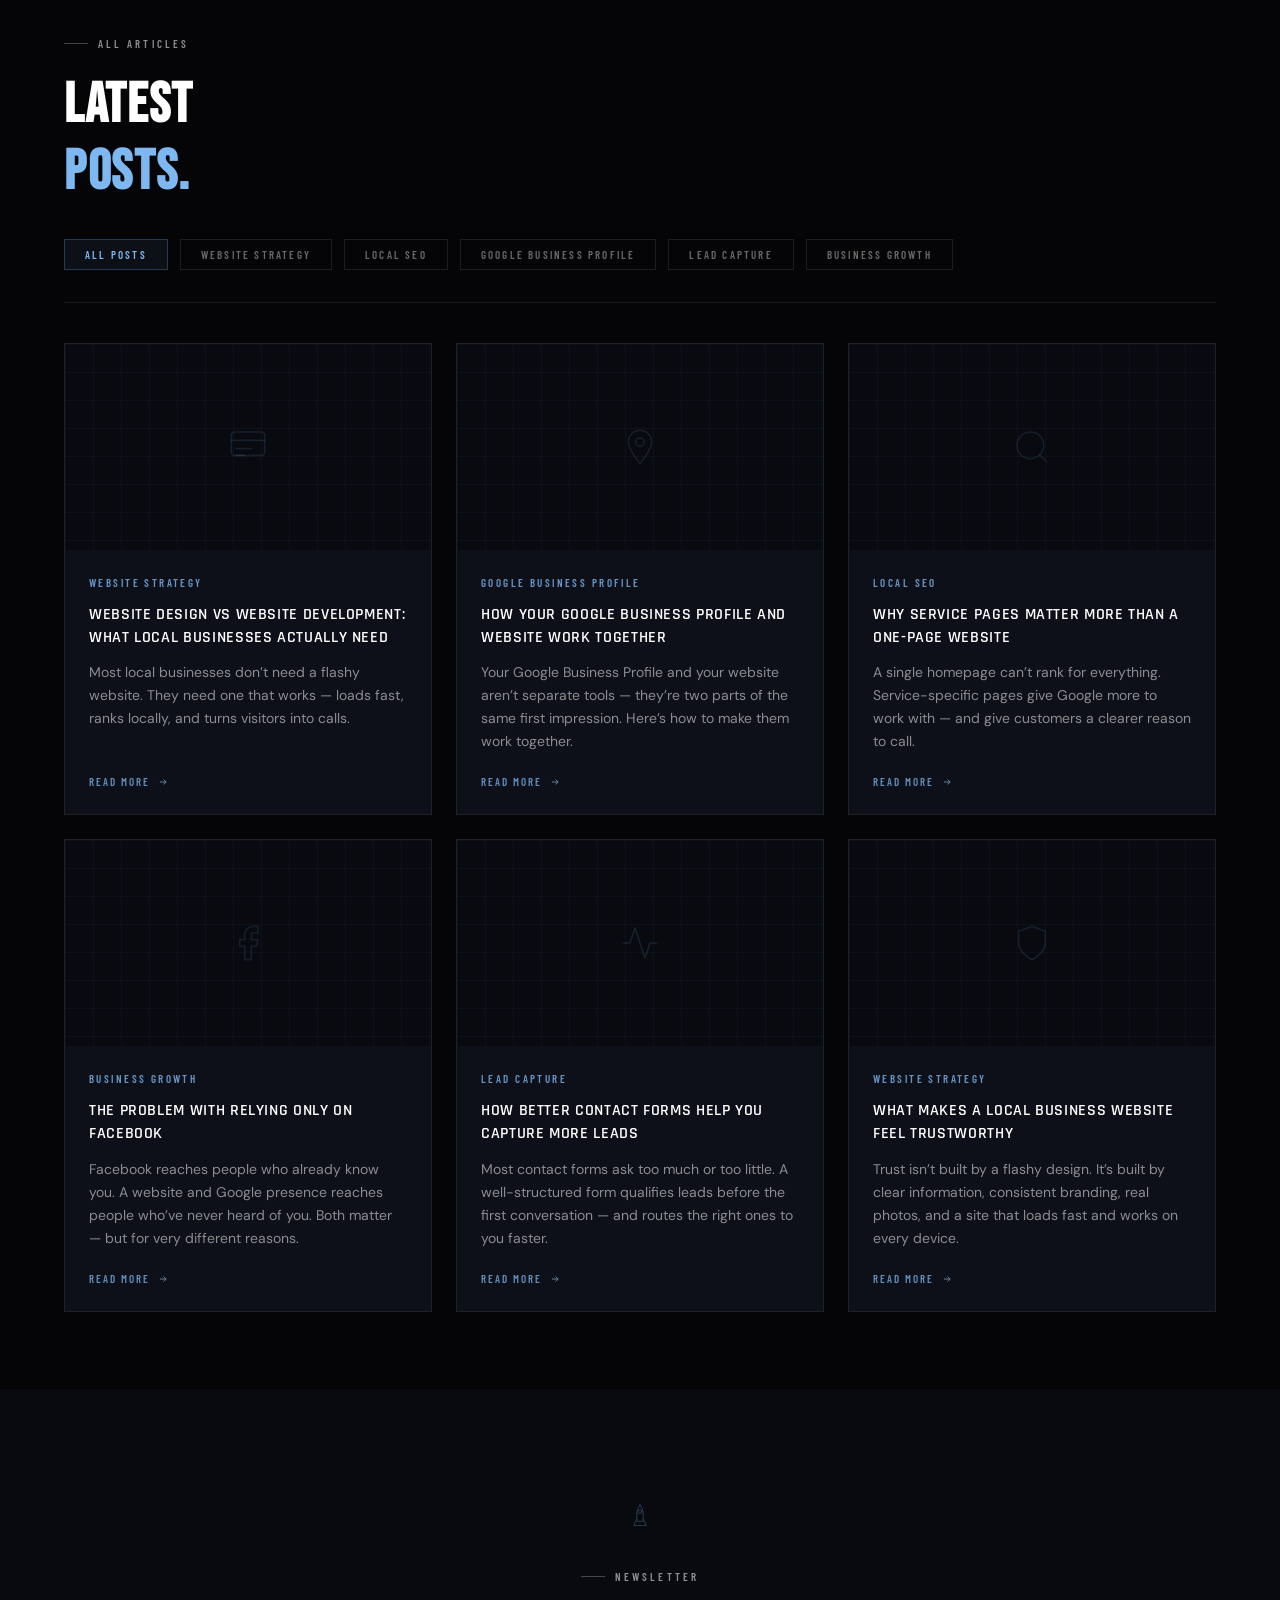
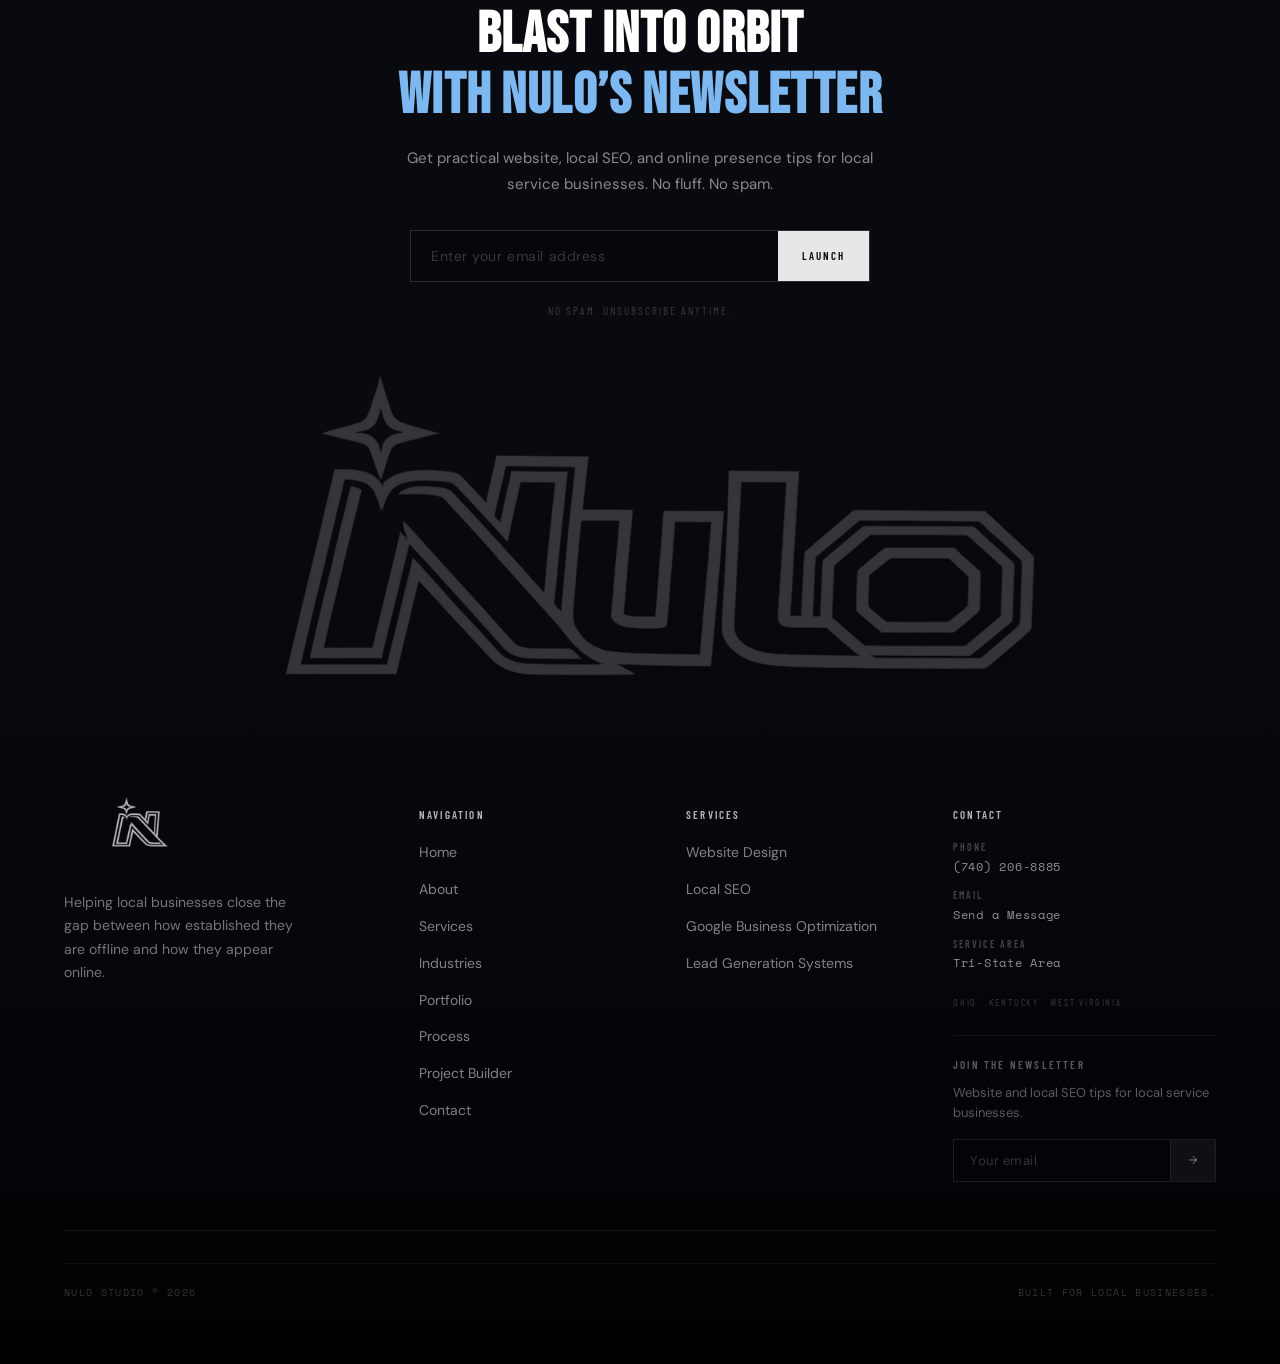
<file: blog.html>
<!DOCTYPE html>
<html lang="en-US">

<head>

  <!-- ==========================
      GOOGLE ANALYTICS (GA4)
  =========================== -->
  <script async src="https://www.googletagmanager.com/gtag/js?id=G-QD3FRN70FR"></script>
  <script>
    window.dataLayer = window.dataLayer || [];
    function gtag(){dataLayer.push(arguments);}
    gtag('js', new Date());
    gtag('config', 'G-QD3FRN70FR');
  </script>

  <!-- ==========================
      META
  =========================== -->
  <meta charset="UTF-8">
  <meta name="viewport" content="width=device-width, initial-scale=1.0">
  <meta http-equiv="X-UA-Compatible" content="IE=edge">

  <title>Blog | Nulo Studio — Website &amp; Local SEO Insights for Local Service Businesses</title>
  <meta name="description" content="Practical articles on website design, local SEO, Google Business Profiles, lead capture, and building a stronger online presence for local service businesses across the Tri-State Area.">
  <meta name="author" content="Aron Alley — Nulo Studio">
  <meta name="robots" content="index, follow, max-snippet:-1, max-image-preview:large">

  <meta name="geo.region" content="US-KY">
  <meta name="geo.region" content="US-OH">
  <meta name="geo.region" content="US-WV">
  <meta name="theme-color" content="#050507">

  <link rel="canonical" href="https://nulostudio.com/blog.html">

  <!-- Open Graph -->
  <meta property="og:type" content="website">
  <meta property="og:site_name" content="Nulo Studio">
  <meta property="og:locale" content="en_US">
  <meta property="og:title" content="Blog | Nulo Studio — Website &amp; Local SEO Insights">
  <meta property="og:description" content="Practical advice on websites, local SEO, Google Business Profiles, and building a stronger online presence for local service businesses.">
  <meta property="og:url" content="https://nulostudio.com/blog.html">
  <meta property="og:image" content="https://nulostudio.com/images/socialPreview.png">

  <!-- Twitter Card -->
  <meta name="twitter:card" content="summary_large_image">
  <meta name="twitter:title" content="Blog | Nulo Studio — Local Business Website &amp; SEO Insights">
  <meta name="twitter:description" content="Practical advice on websites, local SEO, and building a stronger online presence for local service businesses.">
  <meta name="twitter:image" content="https://nulostudio.com/images/socialPreview.png">

  <!-- Structured Data -->
  <script type="application/ld+json">
  {
    "@context": "https://schema.org",
    "@graph": [
      {
        "@type": "Blog",
        "@id": "https://nulostudio.com/blog.html#blog",
        "name": "Nulo Studio Blog",
        "description": "Practical insights on website design, local SEO, Google Business Profiles, and building a stronger online presence for local service businesses.",
        "url": "https://nulostudio.com/blog.html",
        "publisher": { "@id": "https://nulostudio.com/#organization" },
        "inLanguage": "en-US"
      },
      {
        "@type": "WebPage",
        "@id": "https://nulostudio.com/blog.html#webpage",
        "url": "https://nulostudio.com/blog.html",
        "name": "Blog | Nulo Studio — Website & Local SEO Insights",
        "isPartOf": { "@id": "https://nulostudio.com/#website" },
        "about": { "@id": "https://nulostudio.com/#localbusiness" },
        "breadcrumb": {
          "@type": "BreadcrumbList",
          "itemListElement": [
            { "@type": "ListItem", "position": 1, "name": "Home", "item": "https://nulostudio.com/" },
            { "@type": "ListItem", "position": 2, "name": "Blog", "item": "https://nulostudio.com/blog.html" }
          ]
        }
      }
    ]
  }
  </script>

  <!-- Fonts & Styles -->
  <link rel="preconnect" href="https://fonts.googleapis.com">
  <link rel="preconnect" href="https://fonts.gstatic.com" crossorigin>
  <link href="https://fonts.googleapis.com/css2?family=Bebas+Neue&family=Rajdhani:wght@400;500;600;700&family=DM+Sans:ital,opsz,wght@0,9..40,300;0,9..40,400;0,9..40,500;1,9..40,300&family=Space+Mono:wght@400;700&family=Barlow+Condensed:wght@300;400;500;600&display=swap" rel="stylesheet">

  <link rel="stylesheet" href="css/styleGlobal.css">
  <link rel="stylesheet" href="css/styleBlog.css">

  <link rel="icon" type="image/png" href="NSFavicon.png">
  <link rel="apple-touch-icon" href="NSFavicon.png">

</head>

<body>

  <div class="noiseOverlay" aria-hidden="true"></div>
  <canvas id="starCanvas" aria-hidden="true"></canvas>
  <div class="asteroidLayer" aria-hidden="true"></div>


  <!-- ============================================================
    SITE HEADER / NAV  (global component — Blog active)
  ============================================================ -->

  <header class="siteHeader" id="siteHeader">
    <nav class="mainNav" aria-label="Main navigation">

      <div class="navLogo">
        <a href="index.html" aria-label="Nulo Studio home">
          <img src="logos/MasterLogo.png" alt="Nulo Studio — website design and local SEO" width="200" height="200">
        </a>
      </div>

      <ul class="navLinks" role="list">
        <li class="navDropParent">
          <a href="services.html">
            Services
            <svg class="navDropArrow" viewBox="0 0 10 10" fill="none" stroke="currentColor" stroke-width="1.5">
              <polyline points="2,3 5,7 8,3"/>
            </svg>
          </a>
          <div class="navDropMenu navServicesMenu">
            <div class="navServicesGrid">
              <a href="services/website-design.html" class="navServiceItem">
                <span class="navServiceIcon" aria-hidden="true">
                  <svg viewBox="0 0 24 24" fill="none" stroke="currentColor" stroke-width="1.3" stroke-linecap="round" stroke-linejoin="round">
                    <rect x="2" y="3" width="20" height="18" rx="2"/>
                    <line x1="2" y1="8" x2="22" y2="8"/>
                    <rect x="4" y="4.5" width="11" height="2" rx="1"/>
                    <line x1="5" y1="13" x2="19" y2="13"/>
                    <line x1="5" y1="17" x2="14" y2="17"/>
                  </svg>
                </span>
                <span class="navServiceTitle">Website Design</span>
                <span class="navServiceDesc">Custom websites built to establish trust and convert visitors into customers.</span>
              </a>
              <a href="services/local-seo.html" class="navServiceItem">
                <span class="navServiceIcon" aria-hidden="true">
                  <svg viewBox="0 0 24 24" fill="none" stroke="currentColor" stroke-width="1.3" stroke-linecap="round" stroke-linejoin="round">
                    <path d="M12 2C8.13 2 5 5.13 5 9c0 4.42 7 13 7 13s7-8.58 7-13c0-3.87-3.13-7-7-7z"/>
                    <circle cx="12" cy="9" r="2.5"/>
                  </svg>
                </span>
                <span class="navServiceTitle">Local SEO</span>
                <span class="navServiceDesc">Help customers find your business in local search results and Google Maps.</span>
              </a>
              <a href="services/google-business.html" class="navServiceItem">
                <span class="navServiceIcon" aria-hidden="true">
                  <svg viewBox="0 0 24 24" fill="none" stroke="currentColor" stroke-width="1.3" stroke-linecap="round" stroke-linejoin="round">
                    <path d="M12 2C8.13 2 5 5.13 5 9c0 4.42 7 13 7 13s7-8.58 7-13c0-3.87-3.13-7-7-7z"/>
                    <polygon points="12 5.5 12.9 8.1 15.7 8.1 13.4 9.7 14.3 12.3 12 10.7 9.7 12.3 10.6 9.7 8.3 8.1 11.1 8.1 12 5.5"/>
                  </svg>
                </span>
                <span class="navServiceTitle">Google Business Optimization</span>
                <span class="navServiceDesc">Improve visibility, credibility, and local rankings.</span>
              </a>
              <a href="services/lead-generation.html" class="navServiceItem">
                <span class="navServiceIcon" aria-hidden="true">
                  <svg viewBox="0 0 24 24" fill="none" stroke="currentColor" stroke-width="1.3" stroke-linecap="round" stroke-linejoin="round">
                    <polygon points="12 2 2 7 12 12 22 7 12 2"/>
                    <polyline points="2 17 12 22 22 17"/>
                    <polyline points="2 12 12 17 22 12"/>
                  </svg>
                </span>
                <span class="navServiceTitle">Lead Generation Systems</span>
                <span class="navServiceDesc">Capture, organize, and manage inbound opportunities.</span>
              </a>
            </div>
            <a href="services.html" class="navServicesViewAll">
              View All Services
              <svg viewBox="0 0 24 24" fill="none" stroke="currentColor" stroke-width="2" stroke-linecap="round" stroke-linejoin="round" aria-hidden="true">
                <line x1="5" y1="12" x2="19" y2="12"/>
                <polyline points="12 5 19 12 12 19"/>
              </svg>
            </a>
          </div>
        </li>
        <li><a href="index.html#industries">Industries</a></li>
        <li><a href="portfolio.html">Portfolio</a></li>
        <li><a href="process.html">Process</a></li>
        <li><a href="about.html">About</a></li>
        <li><a href="blog.html" class="isActive">Insights</a></li>
      </ul>

      <div class="navRight">
        <a href="projectBuilder.html" class="navCtaBtn">Launch Your Project</a>
        <a href="tel:+17402068885" class="navCallBtn" aria-label="Call Nulo Studio">
          <svg class="navCallIcon" viewBox="0 0 24 24">
            <path d="M22 16.92v3a2 2 0 0 1-2.18 2 19.79 19.79 0 0 1-8.63-3.07A19.5 19.5 0 0 1 4.69 12 19.79 19.79 0 0 1 1.61 3.41 2 2 0 0 1 3.6 1.23h3a2 2 0 0 1 2 1.72c.127.96.361 1.903.7 2.81a2 2 0 0 1-.45 2.11L7.91 8.91a16 16 0 0 0 6 6l.91-.91a2 2 0 0 1 2.11-.45c.907.339 1.85.573 2.81.7a2 2 0 0 1 1.72 2.02z"/>
          </svg>
          <span class="navCallTooltip">Call Nulo Studio: (740)-206-8885</span>
        </a>
        <button class="navHamburger" id="navHamburger" aria-label="Toggle menu" aria-expanded="false" aria-controls="navMobileDrawer">
          <span class="navMenuDot navMenuDot1"></span>
          <span class="navMenuDot navMenuDot2"></span>
          <span class="navMenuDot navMenuDot3"></span>
          <span class="navMenuDot navMenuDot4"></span>
          <span class="navMenuDot navMenuDot5"></span>
          <span class="navMenuDot navMenuDot6"></span>
          <span class="navMenuDot navMenuDot7"></span>
          <span class="navMenuDot navMenuDot8"></span>
          <span class="navMenuDot navMenuDot9"></span>
          <span class="navMenuDot navMenuDotX1" aria-hidden="true"></span>
          <span class="navMenuDot navMenuDotX2" aria-hidden="true"></span>
          <span class="navMenuDot navMenuDotX3" aria-hidden="true"></span>
          <span class="navMenuDot navMenuDotX4" aria-hidden="true"></span>
        </button>
      </div>

    </nav>
  </header>

  <nav class="navMobileDrawer" id="navMobileDrawer" aria-label="Mobile navigation">
    <a href="index.html" class="navMobileLink">Home</a>
    <a href="services.html" class="navMobileLink">Services</a>
    <div class="navMobileSubLinks">
      <a href="services/website-design.html">Website Design</a>
      <a href="services/local-seo.html">Local SEO</a>
      <a href="services/google-business.html">Google Business</a>
      <a href="services/lead-generation.html">Lead Generation</a>
    </div>
    <a href="index.html#industries" class="navMobileLink">Industries</a>
    <a href="portfolio.html" class="navMobileLink">Portfolio</a>
    <a href="process.html" class="navMobileLink">Process</a>
    <a href="about.html" class="navMobileLink">About</a>
    <a href="blog.html" class="navMobileLink isActive">Insights</a>
    <div class="navMobileBottom">
      <a href="tel:+17402068885" class="navMobilePhone">(740)-206-8885</a>
      <a href="projectBuilder.html" class="btnPrimary">Launch Your Project</a>
    </div>
  </nav>


  <main id="main-content" aria-label="Nulo Studio blog — website and local SEO insights for local service businesses">


    <!-- ============================================================
      SECTION 1 — HERO
    ============================================================ -->

    <section class="blgHeroSection" aria-labelledby="blgHeroTitle">
      <div class="blgHeroGlow" aria-hidden="true"></div>
      <div class="blgHeroInner">

        <div class="sectionLabel revealFade" style="justify-content:center">
          <span>Nulo Studio Blog</span>
        </div>

        <h1 class="blgHeroTitle revealUp revealDelay1" id="blgHeroTitle">
          Insights for Local Service Businesses<br><span class="textAccent">Trying to Look More Established Online.</span>
        </h1>

        <p class="blgHeroSub revealUp revealDelay2">
          Practical advice on websites, local SEO, Google Business Profiles, lead capture, and building a stronger online presence.
        </p>

        <div class="blgHeroCtas revealUp revealDelay3">
          <a href="#articles" class="btnPrimary">
            Read Latest Posts
            <svg width="16" height="16" viewBox="0 0 24 24" fill="none" stroke="currentColor" stroke-width="2" aria-hidden="true">
              <line x1="12" y1="5" x2="12" y2="19"/>
              <polyline points="5 12 12 19 19 12"/>
            </svg>
          </a>
          <a href="projectBuilder.html" class="btnGhost">Start a Project</a>
        </div>

      </div>
    </section>


    <!-- ============================================================
      SECTION 2 — FEATURED ARTICLE
    ============================================================ -->

    <section class="sectionWrapperAlt blgFeaturedSection" aria-labelledby="blgFeaturedTitle">
      <div class="containerWide">

        <div class="blgFeaturedHeader revealUp">
          <div class="sectionLabel">
            <span>Featured Article</span>
          </div>
        </div>

        <div class="blgFeaturedCard revealUp revealDelay1">

          <!-- Visual panel -->
          <div class="blgFeaturedVisual" aria-hidden="true">
            <div class="blgFeaturedGlow"></div>
            <div class="blgFeaturedVisualInner">
              <div class="blgFeaturedOrbit">
                <svg viewBox="0 0 200 200" fill="none" stroke="currentColor" stroke-width="0.5">
                  <circle cx="100" cy="100" r="90"/>
                  <circle cx="100" cy="100" r="60"/>
                  <circle cx="100" cy="100" r="30"/>
                  <line x1="10" y1="100" x2="190" y2="100"/>
                  <line x1="100" y1="10" x2="100" y2="190"/>
                  <ellipse cx="100" cy="100" rx="90" ry="35"/>
                  <circle cx="100" cy="10" r="5" fill="currentColor"/>
                  <circle cx="100" cy="70" r="3.5" fill="currentColor"/>
                </svg>
              </div>
            </div>
          </div>

          <!-- Content panel -->
          <div class="blgFeaturedContent">
            <span class="blgCat">Business Growth</span>
            <h2 class="blgFeaturedTitle" id="blgFeaturedTitle">
              Why Looking Established Online Matters for Local Service Businesses
            </h2>
            <p class="blgFeaturedExcerpt">
              Most local service businesses already have the reputation, experience, and word-of-mouth to win jobs. The problem is that their online presence does not always reflect that same level of trust. When a potential customer searches for you and finds an outdated website &mdash; or nothing at all &mdash; that gap costs you work you never knew you lost.
            </p>
            <div>
              <a href="#" class="btnPrimary">
                Read Article
                <svg width="16" height="16" viewBox="0 0 24 24" fill="none" stroke="currentColor" stroke-width="2" aria-hidden="true">
                  <line x1="5" y1="12" x2="19" y2="12"/>
                  <polyline points="12 5 19 12 12 19"/>
                </svg>
              </a>
            </div>
          </div>

        </div>

      </div>
    </section>


    <!-- ============================================================
      SECTION 3 — CATEGORY FILTER + BLOG GRID
    ============================================================ -->

    <section class="sectionWrapper blgGridSection" id="articles" aria-labelledby="blgGridTitle">
      <div class="containerWide">

        <div class="revealUp">
          <div class="sectionLabel">
            <span>All Articles</span>
          </div>
          <h2 class="sectionTitleSm" id="blgGridTitle" style="margin-bottom:var(--sp8)">
            Latest<br><span class="textAccent">Posts.</span>
          </h2>
        </div>

        <!-- Category filter -->
        <div class="blgCatRow revealFade" role="list" aria-label="Filter articles by category">
          <button class="blgCatPill isActive" data-cat="all" role="listitem">All Posts</button>
          <button class="blgCatPill" data-cat="website-strategy" role="listitem">Website Strategy</button>
          <button class="blgCatPill" data-cat="local-seo" role="listitem">Local SEO</button>
          <button class="blgCatPill" data-cat="google-business" role="listitem">Google Business Profile</button>
          <button class="blgCatPill" data-cat="lead-capture" role="listitem">Lead Capture</button>
          <button class="blgCatPill" data-cat="business-growth" role="listitem">Business Growth</button>
        </div>

        <!-- Blog card grid -->
        <div class="blgGrid">

          <!-- Card 1 -->
          <article class="blgCard revealUp" data-cat="website-strategy">
            <div class="blgCardCover" aria-hidden="true">
              <div class="blgCardCoverGrid"></div>
              <div class="blgCardCoverGlow"></div>
              <div class="blgCardCoverIcon">
                <svg viewBox="0 0 24 24" fill="none" stroke="currentColor" stroke-width="1" stroke-linecap="round" stroke-linejoin="round">
                  <rect x="2" y="3" width="20" height="14" rx="2"/>
                  <line x1="2" y1="8" x2="22" y2="8"/>
                  <line x1="5" y1="13" x2="14" y2="13"/>
                  <line x1="5" y1="17" x2="10" y2="17"/>
                </svg>
              </div>
            </div>
            <div class="blgCardBody">
              <span class="blgCat">Website Strategy</span>
              <h3 class="blgCardTitle">Website Design vs Website Development: What Local Businesses Actually Need</h3>
              <p class="blgCardExcerpt">Most local businesses don&rsquo;t need a flashy website. They need one that works &mdash; loads fast, ranks locally, and turns visitors into calls.</p>
              <a href="#" class="blgCardLink" aria-label="Read: Website Design vs Website Development">
                Read More
                <svg width="10" height="10" viewBox="0 0 16 16" fill="none" stroke="currentColor" stroke-width="1.5" aria-hidden="true"><line x1="3" y1="8" x2="13" y2="8"/><polyline points="9,4 13,8 9,12"/></svg>
              </a>
            </div>
          </article>

          <!-- Card 2 -->
          <article class="blgCard revealUp revealDelay1" data-cat="google-business">
            <div class="blgCardCover" aria-hidden="true">
              <div class="blgCardCoverGrid"></div>
              <div class="blgCardCoverGlow"></div>
              <div class="blgCardCoverIcon">
                <svg viewBox="0 0 24 24" fill="none" stroke="currentColor" stroke-width="1" stroke-linecap="round" stroke-linejoin="round">
                  <path d="M12 2C8.13 2 5 5.13 5 9c0 4.42 7 13 7 13s7-8.58 7-13c0-3.87-3.13-7-7-7z"/>
                  <circle cx="12" cy="9" r="2.5"/>
                </svg>
              </div>
            </div>
            <div class="blgCardBody">
              <span class="blgCat">Google Business Profile</span>
              <h3 class="blgCardTitle">How Your Google Business Profile and Website Work Together</h3>
              <p class="blgCardExcerpt">Your Google Business Profile and your website aren&rsquo;t separate tools &mdash; they&rsquo;re two parts of the same first impression. Here&rsquo;s how to make them work together.</p>
              <a href="#" class="blgCardLink" aria-label="Read: Google Business Profile and Website">
                Read More
                <svg width="10" height="10" viewBox="0 0 16 16" fill="none" stroke="currentColor" stroke-width="1.5" aria-hidden="true"><line x1="3" y1="8" x2="13" y2="8"/><polyline points="9,4 13,8 9,12"/></svg>
              </a>
            </div>
          </article>

          <!-- Card 3 -->
          <article class="blgCard revealUp revealDelay2" data-cat="local-seo">
            <div class="blgCardCover" aria-hidden="true">
              <div class="blgCardCoverGrid"></div>
              <div class="blgCardCoverGlow"></div>
              <div class="blgCardCoverIcon">
                <svg viewBox="0 0 24 24" fill="none" stroke="currentColor" stroke-width="1" stroke-linecap="round" stroke-linejoin="round">
                  <circle cx="11" cy="11" r="8"/>
                  <line x1="21" y1="21" x2="16.65" y2="16.65"/>
                </svg>
              </div>
            </div>
            <div class="blgCardBody">
              <span class="blgCat">Local SEO</span>
              <h3 class="blgCardTitle">Why Service Pages Matter More Than a One-Page Website</h3>
              <p class="blgCardExcerpt">A single homepage can&rsquo;t rank for everything. Service-specific pages give Google more to work with &mdash; and give customers a clearer reason to call.</p>
              <a href="#" class="blgCardLink" aria-label="Read: Why Service Pages Matter">
                Read More
                <svg width="10" height="10" viewBox="0 0 16 16" fill="none" stroke="currentColor" stroke-width="1.5" aria-hidden="true"><line x1="3" y1="8" x2="13" y2="8"/><polyline points="9,4 13,8 9,12"/></svg>
              </a>
            </div>
          </article>

          <!-- Card 4 -->
          <article class="blgCard revealUp" data-cat="business-growth">
            <div class="blgCardCover" aria-hidden="true">
              <div class="blgCardCoverGrid"></div>
              <div class="blgCardCoverGlow"></div>
              <div class="blgCardCoverIcon">
                <svg viewBox="0 0 24 24" fill="none" stroke="currentColor" stroke-width="1" stroke-linecap="round" stroke-linejoin="round">
                  <path d="M18 2h-3a5 5 0 0 0-5 5v3H7v4h3v8h4v-8h3l1-4h-4V7a1 1 0 0 1 1-1h3z"/>
                </svg>
              </div>
            </div>
            <div class="blgCardBody">
              <span class="blgCat">Business Growth</span>
              <h3 class="blgCardTitle">The Problem With Relying Only on Facebook</h3>
              <p class="blgCardExcerpt">Facebook reaches people who already know you. A website and Google presence reaches people who&rsquo;ve never heard of you. Both matter &mdash; but for very different reasons.</p>
              <a href="#" class="blgCardLink" aria-label="Read: The Problem With Relying Only on Facebook">
                Read More
                <svg width="10" height="10" viewBox="0 0 16 16" fill="none" stroke="currentColor" stroke-width="1.5" aria-hidden="true"><line x1="3" y1="8" x2="13" y2="8"/><polyline points="9,4 13,8 9,12"/></svg>
              </a>
            </div>
          </article>

          <!-- Card 5 -->
          <article class="blgCard revealUp revealDelay1" data-cat="lead-capture">
            <div class="blgCardCover" aria-hidden="true">
              <div class="blgCardCoverGrid"></div>
              <div class="blgCardCoverGlow"></div>
              <div class="blgCardCoverIcon">
                <svg viewBox="0 0 24 24" fill="none" stroke="currentColor" stroke-width="1" stroke-linecap="round" stroke-linejoin="round">
                  <path d="M22 12h-4l-3 9L9 3l-3 9H2"/>
                </svg>
              </div>
            </div>
            <div class="blgCardBody">
              <span class="blgCat">Lead Capture</span>
              <h3 class="blgCardTitle">How Better Contact Forms Help You Capture More Leads</h3>
              <p class="blgCardExcerpt">Most contact forms ask too much or too little. A well-structured form qualifies leads before the first conversation &mdash; and routes the right ones to you faster.</p>
              <a href="#" class="blgCardLink" aria-label="Read: How Better Contact Forms Capture More Leads">
                Read More
                <svg width="10" height="10" viewBox="0 0 16 16" fill="none" stroke="currentColor" stroke-width="1.5" aria-hidden="true"><line x1="3" y1="8" x2="13" y2="8"/><polyline points="9,4 13,8 9,12"/></svg>
              </a>
            </div>
          </article>

          <!-- Card 6 -->
          <article class="blgCard revealUp revealDelay2" data-cat="website-strategy">
            <div class="blgCardCover" aria-hidden="true">
              <div class="blgCardCoverGrid"></div>
              <div class="blgCardCoverGlow"></div>
              <div class="blgCardCoverIcon">
                <svg viewBox="0 0 24 24" fill="none" stroke="currentColor" stroke-width="1" stroke-linecap="round" stroke-linejoin="round">
                  <path d="M12 22s8-4 8-10V5l-8-3-8 3v7c0 6 8 10 8 10z"/>
                </svg>
              </div>
            </div>
            <div class="blgCardBody">
              <span class="blgCat">Website Strategy</span>
              <h3 class="blgCardTitle">What Makes a Local Business Website Feel Trustworthy</h3>
              <p class="blgCardExcerpt">Trust isn&rsquo;t built by a flashy design. It&rsquo;s built by clear information, consistent branding, real photos, and a site that loads fast and works on every device.</p>
              <a href="#" class="blgCardLink" aria-label="Read: What Makes a Local Business Website Feel Trustworthy">
                Read More
                <svg width="10" height="10" viewBox="0 0 16 16" fill="none" stroke="currentColor" stroke-width="1.5" aria-hidden="true"><line x1="3" y1="8" x2="13" y2="8"/><polyline points="9,4 13,8 9,12"/></svg>
              </a>
            </div>
          </article>

        </div><!-- /.blgGrid -->

      </div>
    </section>


    <!-- ============================================================
      SECTION 4 — NEWSLETTER CTA
    ============================================================ -->

    <section class="sectionWrapperDark blgNewsletterSection" aria-labelledby="blgNewsletterTitle">
      <div class="containerMid">
        <div class="blgNewsletterInner revealScale">

          <div class="blgNewsletterGlow" aria-hidden="true"></div>

          <div class="blgNewsletterRocket" aria-hidden="true">
            <svg viewBox="0 0 32 70" fill="none" stroke="currentColor" stroke-width="1.4" stroke-linecap="round" stroke-linejoin="round">
              <path d="M16 2 C16 2 10 9 9 20 L9 38 L23 38 L23 20 C22 9 16 2 16 2 Z"/>
              <path d="M9 34 C7 37 3 43 3 47 L9 47"/>
              <path d="M23 34 C25 37 29 43 29 47 L23 47"/>
              <circle cx="16" cy="17" r="4"/>
              <line x1="12" y1="47" x2="20" y2="47"/>
            </svg>
          </div>

          <div class="sectionLabel" style="justify-content:center">
            <span>Newsletter</span>
          </div>

          <h2 class="blgNewsletterTitle" id="blgNewsletterTitle">
            Blast Into Orbit<br><span class="textAccent">With Nulo&rsquo;s Newsletter</span>
          </h2>

          <p class="blgNewsletterSub">
            Get practical website, local SEO, and online presence tips for local service businesses. No fluff. No spam.
          </p>

          <form class="blgNewsletterForm" action="https://formspree.io/f/xnjgwqae" method="POST" novalidate aria-label="Newsletter signup">
            <input type="hidden" name="type" value="newsletter">
            <div class="blgNewsletterField">
              <input type="email" name="email" class="blgNewsletterInput" placeholder="Enter your email address" required aria-label="Email address for newsletter">
              <button type="submit" class="blgNewsletterBtn">Launch</button>
            </div>
          </form>

          <p class="blgNewsletterNote">No spam. Unsubscribe anytime.</p>

        </div>
      </div>
    </section>


  </main>


  <!-- ============================================================
    SITE FOOTER  (global component — identical across all pages)
  ============================================================ -->

  <footer class="siteFooter" role="contentinfo">

    <div class="footerLogoDivider" aria-hidden="true">
      <img src="logos/nuloTP2.png" alt="" loading="lazy">
    </div>

    <div class="footerInner">

      <div class="footerGrid">

        <div class="footerBrand">
          <a href="index.html" aria-label="Nulo Studio home">
            <img src="logos/TPWhiteN.png" alt="Nulo Studio" width="56" height="56">
          </a>
          <p class="footerBrandText">Helping local businesses close the gap between how established they are offline and how they appear online.</p>
          <div class="footerSocials">
            <a href="#" class="footerSocialLink" aria-label="Nulo Studio on Instagram">
              <svg viewBox="0 0 24 24" aria-hidden="true"><path d="M12 2.163c3.204 0 3.584.012 4.85.07 3.252.148 4.771 1.691 4.919 4.919.058 1.265.069 1.645.069 4.849 0 3.205-.012 3.584-.069 4.849-.149 3.225-1.664 4.771-4.919 4.919-1.266.058-1.644.07-4.85.07-3.204 0-3.584-.012-4.849-.07-3.26-.149-4.771-1.699-4.919-4.92-.058-1.265-.07-1.644-.07-4.849 0-3.204.013-3.583.07-4.849.149-3.227 1.664-4.771 4.919-4.919 1.266-.057 1.645-.069 4.849-.069zM12 0C8.741 0 8.333.014 7.053.072 2.695.272.273 2.69.073 7.052.014 8.333 0 8.741 0 12c0 3.259.014 3.668.072 4.948.2 4.358 2.618 6.78 6.98 6.98C8.333 23.986 8.741 24 12 24c3.259 0 3.668-.014 4.948-.072 4.354-.2 6.782-2.618 6.979-6.98.059-1.28.073-1.689.073-4.948 0-3.259-.014-3.667-.072-4.947-.196-4.354-2.617-6.78-6.979-6.98C15.668.014 15.259 0 12 0zm0 5.838a6.162 6.162 0 1 0 0 12.324 6.162 6.162 0 0 0 0-12.324zM12 16a4 4 0 1 1 0-8 4 4 0 0 1 0 8zm6.406-11.845a1.44 1.44 0 1 0 0 2.881 1.44 1.44 0 0 0 0-2.881z"/></svg>
            </a>
            <a href="#" class="footerSocialLink" aria-label="Nulo Studio on Facebook">
              <svg viewBox="0 0 24 24" aria-hidden="true"><path d="M24 12.073c0-6.627-5.373-12-12-12s-12 5.373-12 12c0 5.99 4.388 10.954 10.125 11.854v-8.385H7.078v-3.47h3.047V9.43c0-3.007 1.792-4.669 4.533-4.669 1.312 0 2.686.235 2.686.235v2.953H15.83c-1.491 0-1.956.925-1.956 1.874v2.25h3.328l-.532 3.47h-2.796v8.385C19.612 23.027 24 18.062 24 12.073z"/></svg>
            </a>
            <a href="#" class="footerSocialLink" aria-label="Nulo Studio on LinkedIn">
              <svg viewBox="0 0 24 24" aria-hidden="true"><path d="M20.447 20.452h-3.554v-5.569c0-1.328-.027-3.037-1.852-3.037-1.853 0-2.136 1.447-2.136 2.942v5.664H9.351V9h3.414v1.561h.049c.476-.9 1.637-1.852 3.368-1.852 3.601 0 4.267 2.37 4.267 5.455v6.288zM5.337 7.433a2.062 2.062 0 0 1-2.063-2.065 2.064 2.064 0 1 1 2.063 2.065zm1.782 13.019H3.555V9h3.564v11.452zM22.225 0H1.771C.792 0 0 .774 0 1.729v20.542C0 23.227.792 24 1.771 24h20.451C23.2 24 24 23.227 24 22.271V1.729C24 .774 23.2 0 22.225 0h.003z"/></svg>
            </a>
          </div>
        </div>

        <div>
          <p class="footerColLabel">Navigation</p>
          <ul class="footerColLinks">
            <li><a href="index.html">Home</a></li>
            <li><a href="about.html">About</a></li>
            <li><a href="services.html">Services</a></li>
            <li><a href="index.html#industries">Industries</a></li>
            <li><a href="portfolio.html">Portfolio</a></li>
            <li><a href="process.html">Process</a></li>
            <li><a href="projectBuilder.html">Project Builder</a></li>
            <li><a href="contact.html">Contact</a></li>
          </ul>
        </div>

        <div>
          <p class="footerColLabel">Services</p>
          <ul class="footerColLinks">
            <li><a href="services/website-design.html">Website Design</a></li>
            <li><a href="services/local-seo.html">Local SEO</a></li>
            <li><a href="services/google-business.html">Google Business Optimization</a></li>
            <li><a href="services/lead-generation.html">Lead Generation Systems</a></li>
          </ul>
        </div>

        <div>
          <p class="footerColLabel">Contact</p>
          <address class="footerContactInfo" style="font-style:normal">
            <div class="footerContactItem">
              <span class="footerContactLabel">Phone</span>
              <a href="tel:+17402068885" class="footerContactValue">(740) 206-8885</a>
            </div>
            <div class="footerContactItem">
              <span class="footerContactLabel">Email</span>
              <a href="contact.html" class="footerContactValue">Send a Message</a>
            </div>
            <div class="footerContactItem">
              <span class="footerContactLabel">Service Area</span>
              <span class="footerContactValue">Tri-State Area</span>
            </div>
          </address>
          <div class="footerRegions">Ohio &middot; Kentucky &middot; West Virginia</div>

          <div class="footerNewsletter">
            <p class="footerNewsletterLabel">Join the Newsletter</p>
            <p class="footerNewsletterSub">Website and local SEO tips for local service businesses.</p>
            <form class="footerNewsletterField" action="https://formspree.io/f/xnjgwqae" method="POST" novalidate aria-label="Footer newsletter signup">
              <input type="hidden" name="type" value="footer-newsletter">
              <input type="email" name="email" class="footerNewsletterInput" placeholder="Your email" required aria-label="Email address">
              <button type="submit" class="footerNewsletterBtn" aria-label="Subscribe to newsletter">
                <svg width="12" height="12" viewBox="0 0 24 24" fill="none" stroke="currentColor" stroke-width="2" stroke-linecap="round" aria-hidden="true"><line x1="5" y1="12" x2="19" y2="12"/><polyline points="12 5 19 12 12 19"/></svg>
              </button>
            </form>
          </div>
        </div>

      </div>

      <div class="footerBottom">
        <p class="footerCopy">Nulo Studio &copy; 2026</p>
        <p class="footerCredit">Built for local businesses.</p>
      </div>

    </div>
  </footer>


  <script src="js/globalJS.js"></script>

  <!-- Category filter interaction -->
  <script>
    (function () {
      var pills = document.querySelectorAll('.blgCatPill');
      pills.forEach(function (pill) {
        pill.addEventListener('click', function () {
          pills.forEach(function (p) { p.classList.remove('isActive'); });
          pill.classList.add('isActive');
        });
      });
    })();
  </script>

</body>
</html>
</file>
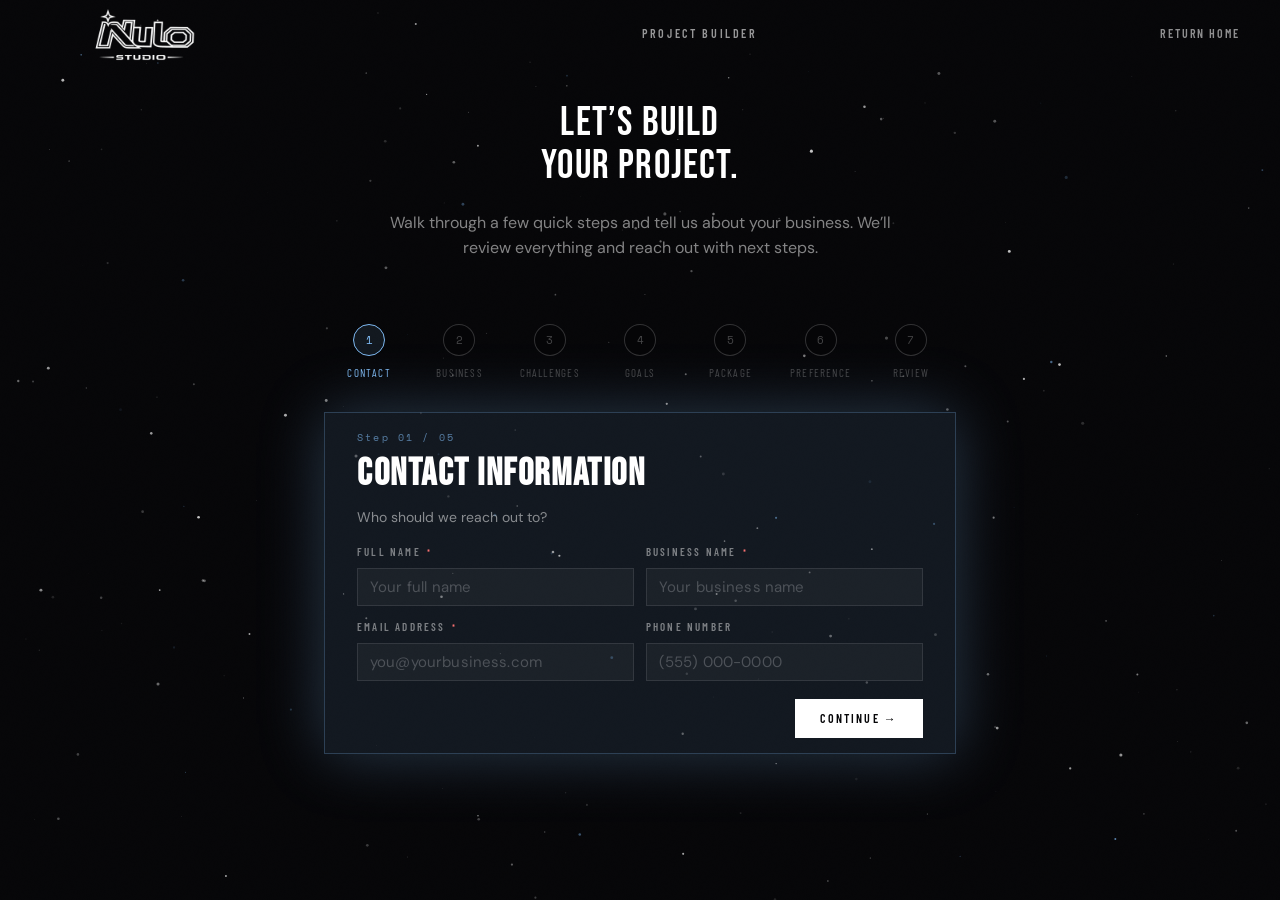
<file: projectBuilder.html>
<!DOCTYPE html>
<html lang="en">

<head>
  <meta charset="UTF-8">
  <meta name="viewport" content="width=device-width, initial-scale=1.0">
  <title>Project Builder | Nulo Studio</title>
  <meta name="description" content="Start your project with Nulo Studio. Walk through a few quick steps and tell us about your business.">
  <link rel="canonical" href="https://nulostudio.com/projectBuilder.html">

  <!-- Favicons -->
  <link rel="icon" type="image/png" href="NSFavicon.png">

  <!-- Styles -->
  <link rel="stylesheet" href="css/styleGlobal.css">
  <link rel="stylesheet" href="css/styleProjectBuilder.css">

  <!-- Fonts -->
  <link rel="preconnect" href="https://fonts.googleapis.com">
  <link rel="preconnect" href="https://fonts.gstatic.com" crossorigin>
  <link href="https://fonts.googleapis.com/css2?family=Bebas+Neue&family=Rajdhani:wght@400;500;600;700&family=DM+Sans:ital,opsz,wght@0,9..40,300;0,9..40,400;0,9..40,500;1,9..40,300&family=Space+Mono:wght@400;700&family=Barlow+Condensed:wght@300;400;500;600&display=swap" rel="stylesheet">
</head>

<body>

  <!-- Background layers -->
  <div class="noiseOverlay" aria-hidden="true"></div>
  <canvas id="starCanvas" aria-hidden="true"></canvas>
  <div class="asteroidLayer" aria-hidden="true"></div>


  <!-- ============================================================
    SITE HEADER
  ============================================================ -->
  <header class="siteHeader" id="siteHeader">
    <nav class="mainNav" aria-label="Main navigation">

      <div class="navLogo">
        <a href="index.html" aria-label="Nulo Studio home">
          <img src="logos/MasterLogo.png" alt="Nulo Studio — website design and local SEO" width="200" height="200">
        </a>
      </div>

      <div class="pbNavTitle" aria-current="page">Project Builder</div>

      <a href="index.html" class="pbReturnHome">Return Home</a>

    </nav>
  </header>


  <!-- ============================================================
    MAIN
  ============================================================ -->
  <main class="pbPage">

    <!-- Page hero -->
    <section class="pbHero" aria-label="Project Builder">
      <div class="containerNarrow textCenter" style="padding-top:0;padding-bottom:0">
        <h1 class="sectionTitle" style="margin-bottom:var(--sp4)">
          Let&rsquo;s Build<br>Your Project.
        </h1>
        <p class="pbHeroSub">
          Walk through a few quick steps and tell us about your business. We&rsquo;ll review everything and reach out with next steps.
        </p>
      </div>
    </section>


    <!-- Progress indicator (dots inserted by JS) -->
    <div class="pbProgressWrap" aria-label="Step progress">
      <div class="pbProgress" id="pbProgress" role="list" aria-live="polite"></div>
    </div>


    <!-- Builder -->
    <div class="pbBuilderWrap">
      <div class="containerNarrow">

        <!-- Step card -->
        <div class="pbStepCard">


          <!-- ═══ STEP 1: CONTACT ═══ -->
          <div class="pbStep" data-step="contact">
            <div class="pbStepHeader">
              <p class="pbStepNum">Step 01 / 05</p>
              <h2 class="pbStepTitle">Contact Information</h2>
              <p class="pbStepDesc">Who should we reach out to?</p>
            </div>

            <div class="pbFieldGroup">
              <div class="pbFieldGrid">

                <div class="formGroup">
                  <label class="formLabel" for="pb_name">Full Name <span class="pbReq">*</span></label>
                  <input class="formInput" type="text" id="pb_name" name="full_name" autocomplete="name" required placeholder="Your full name">
                </div>

                <div class="formGroup">
                  <label class="formLabel" for="pb_business">Business Name <span class="pbReq">*</span></label>
                  <input class="formInput" type="text" id="pb_business" name="business_name" autocomplete="organization" required placeholder="Your business name">
                </div>

                <div class="formGroup">
                  <label class="formLabel" for="pb_email">Email Address <span class="pbReq">*</span></label>
                  <input class="formInput" type="email" id="pb_email" name="email" autocomplete="email" required placeholder="you@yourbusiness.com">
                </div>

                <div class="formGroup">
                  <label class="formLabel" for="pb_phone">Phone Number</label>
                  <input class="formInput" type="tel" id="pb_phone" name="phone" autocomplete="tel" placeholder="(555) 000-0000">
                </div>

              </div>
            </div>
            <p class="pbError" id="pbError_contact"></p>
          </div>


          <!-- ═══ STEP 2: BUSINESS ═══ -->
          <div class="pbStep" data-step="business" hidden>
            <div class="pbStepHeader">
              <p class="pbStepNum">Step 02 / 05</p>
              <h2 class="pbStepTitle">Business Information</h2>
              <p class="pbStepDesc">Help us understand your business so we can start planning.</p>
            </div>

            <div class="pbFieldGroup">
              <div class="pbFieldGrid">

                <div class="formGroup">
                  <label class="formLabel" for="pb_website">Website <span class="pbOptional">(if applicable)</span></label>
                  <input class="formInput" type="url" id="pb_website" name="website" placeholder="https://" autocomplete="url">
                </div>

                <div class="formGroup">
                  <label class="formLabel" for="pb_gbp">Google Business Profile <span class="pbOptional">(optional)</span></label>
                  <input class="formInput" type="url" id="pb_gbp" name="google_profile" placeholder="https://g.co/...">
                </div>

                <div class="formGroup pbFieldFull">
                  <label class="formLabel" for="pb_area">Service Area <span class="pbReq">*</span></label>
                  <input class="formInput" type="text" id="pb_area" name="service_area" placeholder="e.g. Ashland, KY and surrounding areas" required>
                </div>

              </div>

              <div class="formGroup">
                <label class="formLabel" for="pb_about">Tell us about your business <span class="pbReq">*</span></label>
                <textarea class="formInput" id="pb_about" name="about_business" rows="5" placeholder="Your services, customers, and what you do best..." required></textarea>
              </div>
            </div>
            <p class="pbError" id="pbError_business"></p>
          </div>


          <!-- ═══ STEP 3: CHALLENGES ═══ -->
          <div class="pbStep" data-step="challenges" hidden>
            <div class="pbStepHeader">
              <p class="pbStepNum">Step 03 / 05</p>
              <h2 class="pbStepTitle">Current Challenges</h2>
              <p class="pbStepDesc">Select everything that applies to your business right now.</p>
            </div>

            <div class="pbCheckGroup">

              <label class="pbCheckItem">
                <input type="checkbox" name="challenges" value="No Website">
                <span class="pbCheckBox" aria-hidden="true"></span>
                <span class="pbCheckLabel">No Website</span>
              </label>

              <label class="pbCheckItem">
                <input type="checkbox" name="challenges" value="Outdated Website">
                <span class="pbCheckBox" aria-hidden="true"></span>
                <span class="pbCheckLabel">Outdated Website</span>
              </label>

              <label class="pbCheckItem">
                <input type="checkbox" name="challenges" value="Not Showing Up On Google">
                <span class="pbCheckBox" aria-hidden="true"></span>
                <span class="pbCheckLabel">Not Showing Up On Google</span>
              </label>

              <label class="pbCheckItem">
                <input type="checkbox" name="challenges" value="Not Getting Enough Leads">
                <span class="pbCheckBox" aria-hidden="true"></span>
                <span class="pbCheckLabel">Not Getting Enough Leads</span>
              </label>

              <label class="pbCheckItem">
                <input type="checkbox" name="challenges" value="Leads Are Disorganized">
                <span class="pbCheckBox" aria-hidden="true"></span>
                <span class="pbCheckLabel">Leads Are Disorganized</span>
              </label>

              <label class="pbCheckItem">
                <input type="checkbox" name="challenges" value="No Clear Online Presence">
                <span class="pbCheckBox" aria-hidden="true"></span>
                <span class="pbCheckLabel">No Clear Online Presence</span>
              </label>

              <label class="pbCheckItem">
                <input type="checkbox" name="challenges" value="Other">
                <span class="pbCheckBox" aria-hidden="true"></span>
                <span class="pbCheckLabel">Other</span>
              </label>

            </div>
            <p class="pbError" id="pbError_challenges"></p>
          </div>


          <!-- ═══ STEP 4: GOALS ═══ -->
          <div class="pbStep" data-step="goals" hidden>
            <div class="pbStepHeader">
              <p class="pbStepNum">Step 04 / 05</p>
              <h2 class="pbStepTitle">Project Goals</h2>
              <p class="pbStepDesc">Help us understand what success looks like for your business.</p>
            </div>

            <div class="pbFieldGroup">

              <div class="formGroup">
                <label class="formLabel" for="pb_goals">What would you like your website and online presence to accomplish? <span class="pbReq">*</span></label>
                <textarea class="formInput" id="pb_goals" name="project_goals" rows="5" placeholder="More calls, more leads, better Google visibility, consistent customer flow..." required></textarea>
              </div>

              <div class="formGroup">
                <label class="formLabel" for="pb_specific">Anything specific you&rsquo;d like included? <span class="pbOptional">(optional)</span></label>
                <textarea class="formInput" id="pb_specific" name="specific_details" rows="4" placeholder="Features, ideas, competitors you admire, or inspiration you'd like to share..."></textarea>
              </div>

            </div>
            <p class="pbError" id="pbError_goals"></p>
          </div>


          <!-- ═══ STEP 5: PACKAGE ═══ -->
          <div class="pbStep" data-step="package" hidden>
            <div class="pbStepHeader">
              <p class="pbStepNum">Step 05 / 06</p>
              <h2 class="pbStepTitle">Package Interest</h2>
              <p class="pbStepDesc">Which option feels closest to what you&rsquo;re looking for? You can always change later.</p>
            </div>

            <div class="pbPackageGrid">

              <label class="pbPackageItem">
                <input type="radio" name="package" value="Foundation ($97/mo)">
                <div class="pbPackageCard">
                  <span class="pbPackageName">Foundation</span>
                  <span class="pbPackagePrice">$97/mo</span>
                  <span class="pbPackageDesc">Website + Local Visibility</span>
                </div>
              </label>

              <label class="pbPackageItem">
                <input type="radio" name="package" value="Growth System ($147/mo)">
                <div class="pbPackageCard">
                  <span class="pbPackageName">Growth System</span>
                  <span class="pbPackagePrice">$147/mo</span>
                  <span class="pbPackageDesc">Website + SEO + Lead Capture</span>
                </div>
              </label>

              <label class="pbPackageItem">
                <input type="radio" name="package" value="Operations System ($197/mo)">
                <div class="pbPackageCard">
                  <span class="pbPackageName">Operations System</span>
                  <span class="pbPackagePrice">$197/mo</span>
                  <span class="pbPackageDesc">Full System + OHub + FieldRunner</span>
                </div>
              </label>

              <label class="pbPackageItem">
                <input type="radio" name="package" value="Not Sure Yet">
                <div class="pbPackageCard">
                  <span class="pbPackageName">Not Sure Yet</span>
                  <span class="pbPackagePrice">&nbsp;</span>
                  <span class="pbPackageDesc">Help me figure out the right fit</span>
                </div>
              </label>

            </div>
            <p class="pbError" id="pbError_package"></p>
          </div>


          <!-- ═══ STEP 6: CONTACT PREFERENCE ═══ -->
          <div class="pbStep" data-step="preference" hidden>
            <div class="pbStepHeader">
              <p class="pbStepNum">Step 06 / 06</p>
              <h2 class="pbStepTitle">How Would You Like to Continue?</h2>
              <p class="pbStepDesc">Choose how you&rsquo;d like us to follow up after reviewing your project.</p>
            </div>

            <div class="pbPrefGrid">

              <!-- Book a Discovery Call -->
              <label class="pbPrefCard pbPrefCardFeatured">
                <input type="radio" name="contact_preference" value="Book a Discovery Call" id="pref_call">
                <div class="pbPrefCardInner">
                  <span class="pbPrefBadge" aria-hidden="true">Recommended</span>
                  <div class="pbPrefIcon" aria-hidden="true">
                    <svg viewBox="0 0 24 24" fill="none" stroke="currentColor" stroke-width="1.3" stroke-linecap="round" stroke-linejoin="round">
                      <rect x="3" y="4" width="18" height="18" rx="2"/>
                      <line x1="16" y1="2" x2="16" y2="6"/>
                      <line x1="8" y1="2" x2="8" y2="6"/>
                      <line x1="3" y1="10" x2="21" y2="10"/>
                    </svg>
                  </div>
                  <h3 class="pbPrefTitle">Book a Discovery Call</h3>
                  <p class="pbPrefDesc">Book a time directly on our calendar.</p>
                </div>
              </label>

              <!-- Request a Callback -->
              <label class="pbPrefCard">
                <input type="radio" name="contact_preference" value="Request a Callback" id="pref_callback">
                <div class="pbPrefCardInner">
                  <div class="pbPrefIcon" aria-hidden="true">
                    <svg viewBox="0 0 24 24" fill="none" stroke="currentColor" stroke-width="1.3" stroke-linecap="round" stroke-linejoin="round">
                      <path d="M22 16.92v3a2 2 0 0 1-2.18 2 19.79 19.79 0 0 1-8.63-3.07A19.5 19.5 0 0 1 4.69 12 19.79 19.79 0 0 1 1.61 3.41 2 2 0 0 1 3.6 1.23h3a2 2 0 0 1 2 1.72c.127.96.361 1.903.7 2.81a2 2 0 0 1-.45 2.11L7.91 8.91a16 16 0 0 0 6 6l.91-.91a2 2 0 0 1 2.11-.45c.907.339 1.85.573 2.81.7a2 2 0 0 1 1.72 2.02z"/>
                    </svg>
                  </div>
                  <h3 class="pbPrefTitle">Request a Callback</h3>
                  <p class="pbPrefDesc">We&rsquo;ll reach out at a time that works best for you.</p>
                </div>
              </label>

              <!-- Email Me -->
              <label class="pbPrefCard">
                <input type="radio" name="contact_preference" value="Email Me" id="pref_email">
                <div class="pbPrefCardInner">
                  <div class="pbPrefIcon" aria-hidden="true">
                    <svg viewBox="0 0 24 24" fill="none" stroke="currentColor" stroke-width="1.3" stroke-linecap="round" stroke-linejoin="round">
                      <path d="M4 4h16c1.1 0 2 .9 2 2v12c0 1.1-.9 2-2 2H4c-1.1 0-2-.9-2-2V6c0-1.1.9-2 2-2z"/>
                      <polyline points="22,6 12,13 2,6"/>
                    </svg>
                  </div>
                  <h3 class="pbPrefTitle">Email Me</h3>
                  <p class="pbPrefDesc">Send project details and next steps by email.</p>
                </div>
              </label>

              <!-- Text Me -->
              <label class="pbPrefCard">
                <input type="radio" name="contact_preference" value="Text Me" id="pref_text">
                <div class="pbPrefCardInner">
                  <div class="pbPrefIcon" aria-hidden="true">
                    <svg viewBox="0 0 24 24" fill="none" stroke="currentColor" stroke-width="1.3" stroke-linecap="round" stroke-linejoin="round">
                      <path d="M21 15a2 2 0 0 1-2 2H7l-4 4V5a2 2 0 0 1 2-2h14a2 2 0 0 1 2 2z"/>
                    </svg>
                  </div>
                  <h3 class="pbPrefTitle">Text Me</h3>
                  <p class="pbPrefDesc">Send project details and next steps by text.</p>
                </div>
              </label>

            </div>

            <!-- Cal.com embed — shown when "Book a Discovery Call" is selected -->
            <div class="pbCalEmbed" id="pbCalEmbed" hidden>
              <div class="pbCalEmbedHeader">
                <p class="pbCalEmbedLabel">Select a time for your discovery call</p>
              </div>
              <div class="pbCalEmbedBody" id="pbCalEmbedBody">
                <!--
                  CAL.COM INTEGRATION
                  Replace this placeholder with your Cal.com inline embed:
                  1. Go to cal.com → your event → Embed → Inline
                  2. Copy the embed code and paste it here
                  3. Remove the pbCalPlaceholder div below
                -->
                <div class="pbCalPlaceholder">
                  <svg width="32" height="32" viewBox="0 0 24 24" fill="none" stroke="currentColor" stroke-width="1.2" stroke-linecap="round" stroke-linejoin="round" aria-hidden="true">
                    <rect x="3" y="4" width="18" height="18" rx="2"/>
                    <line x1="16" y1="2" x2="16" y2="6"/>
                    <line x1="8" y1="2" x2="8" y2="6"/>
                    <line x1="3" y1="10" x2="21" y2="10"/>
                  </svg>
                  <p>Calendar scheduling will appear here.</p>
                  <p class="pbCalPlaceholderNote">Add your Cal.com inline embed code to enable direct booking.</p>
                </div>
              </div>
            </div>

            <!-- Callback date/time — shown when "Request a Callback" is selected -->
            <div class="pbCallbackFields" id="pbCallbackFields" hidden>
              <p class="pbCallbackNote">These are preferences. We&rsquo;ll do our best to reach you within this window.</p>
              <div class="pbFieldGrid">
                <div class="formGroup">
                  <label class="formLabel" for="pb_cb_date">Preferred Date</label>
                  <input class="formInput" type="date" id="pb_cb_date" name="callback_date">
                </div>
                <div class="formGroup">
                  <label class="formLabel" for="pb_cb_time">Preferred Time</label>
                  <input class="formInput" type="time" id="pb_cb_time" name="callback_time">
                </div>
              </div>
            </div>

            <p class="pbError" id="pbError_preference"></p>
          </div>


          <!-- ═══ REVIEW & SUBMIT ═══ -->
          <div class="pbStep" data-step="review" hidden>
            <div class="pbStepHeader">
              <p class="pbStepNum">Final Step</p>
              <h2 class="pbStepTitle">Review &amp; Submit</h2>
              <p class="pbStepDesc">Take a moment to review your information before we receive it.</p>
            </div>

            <div id="pbReviewData"></div>

            <p class="pbError" id="pbError_review"></p>
          </div>


          <!-- ═══ SUCCESS ═══ -->
          <div class="pbStep" data-step="success" hidden>
            <div class="pbSuccessWrap">

              <div class="pbSuccessIcon" aria-hidden="true">
                <svg width="24" height="24" viewBox="0 0 24 24" fill="none" stroke="currentColor" stroke-width="1.5" stroke-linecap="round" stroke-linejoin="round">
                  <polyline points="20 6 9 17 4 12"/>
                </svg>
              </div>

              <h2 class="pbSuccessTitle">Thank You</h2>

              <p class="pbSuccessText">We&rsquo;ve received your project information and will review everything shortly.</p>

              <p class="pbSuccessText" id="pbSuccessPreferenceMsg">We&rsquo;ll be in touch using your preferred contact method.</p>

              <p class="pbSuccessRedirect">
                Redirecting to the homepage in <span id="pbRedirectCount">50</span> seconds&hellip;
              </p>

            </div>
          </div>


          <!-- Navigation buttons -->
          <div class="pbNavButtons" id="pbNavButtons">
            <button type="button" class="pbBtnPrev" id="pbPrev" hidden>&larr; Back</button>
            <button type="button" class="pbBtnNext" id="pbNext">
              Continue &rarr;
            </button>
            <button type="button" class="pbBtnSubmit" id="pbSubmit" hidden>
              <span class="pbBtnLabel">Submit Project Request</span>
              <span class="pbBtnArrow">&rarr;</span>
              <span class="pbBtnSpinner" aria-hidden="true"></span>
            </button>
          </div>


        </div>
        <!-- /.pbStepCard -->

      </div>
    </div>

  </main>


  <!-- Scripts -->
  <script src="js/globalJS.js"></script>
  <script src="js/projectBuilderJS.js"></script>

</body>
</html>
</file>
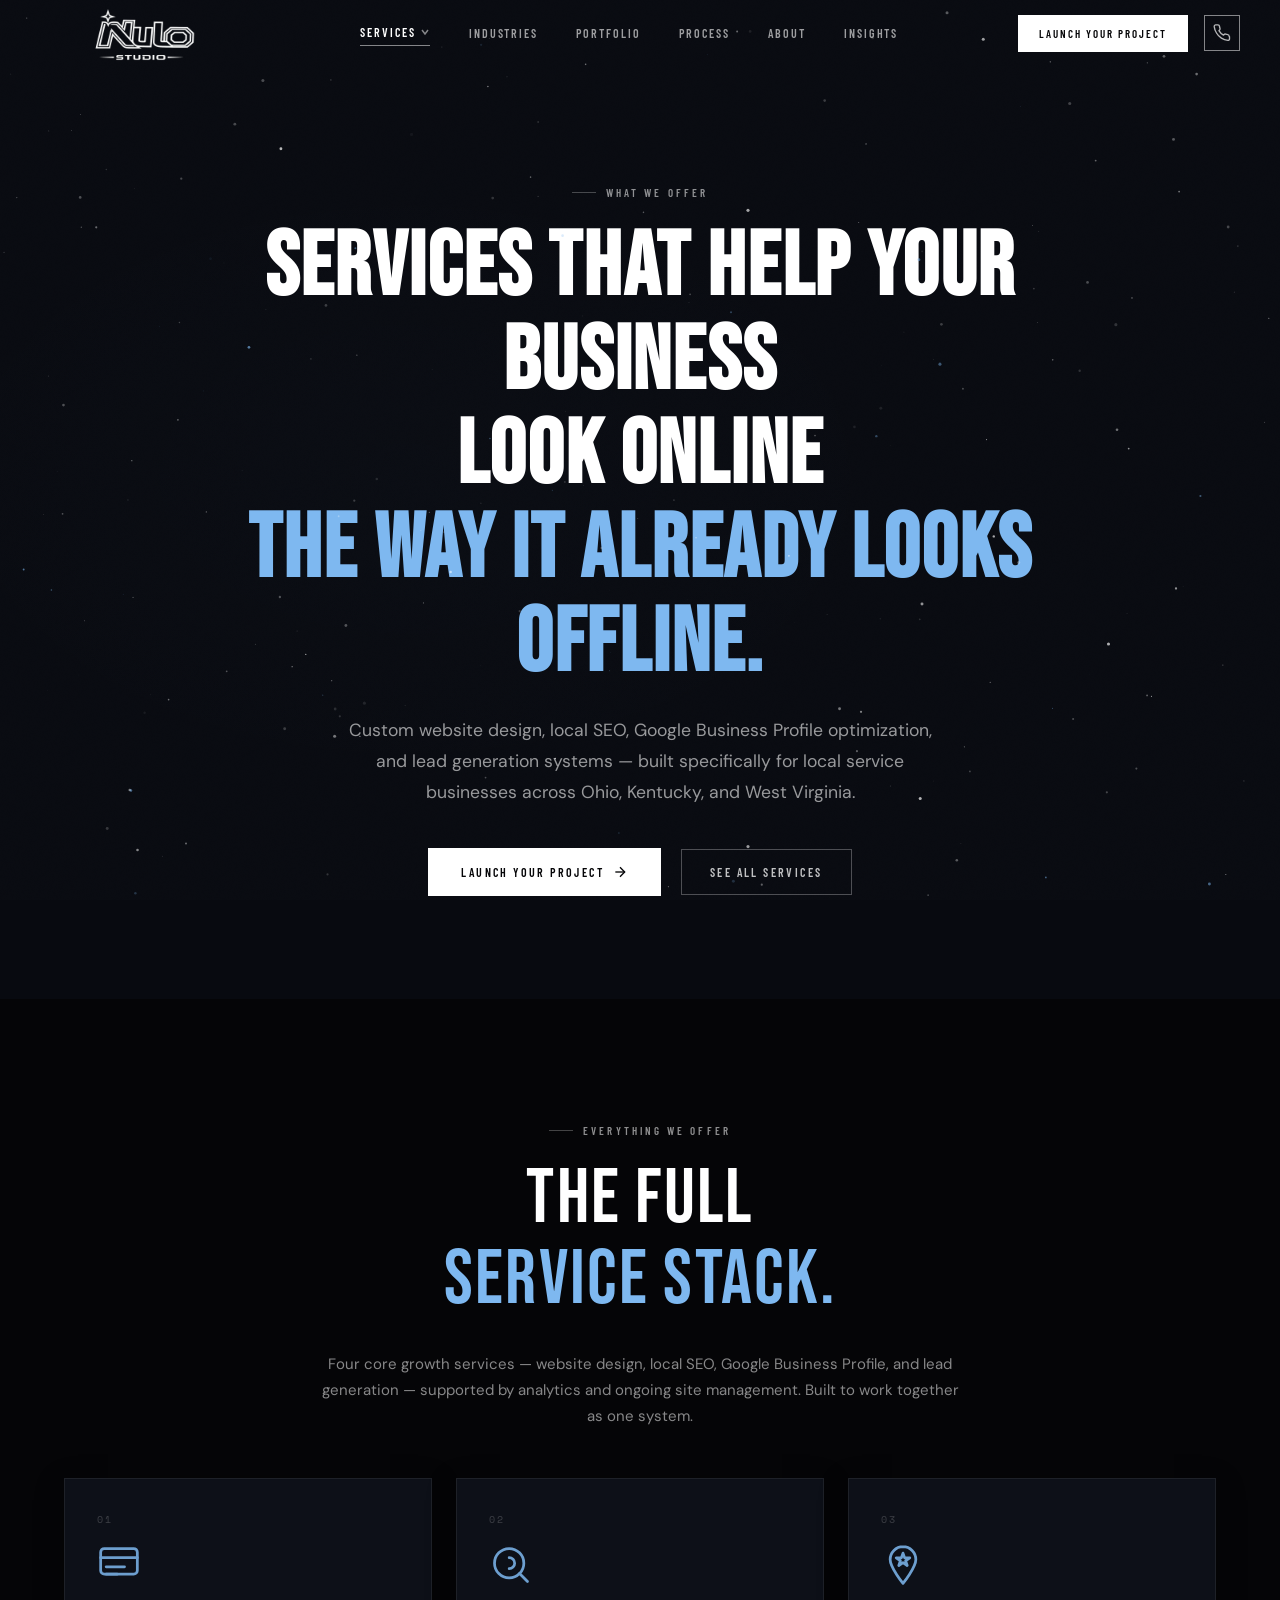
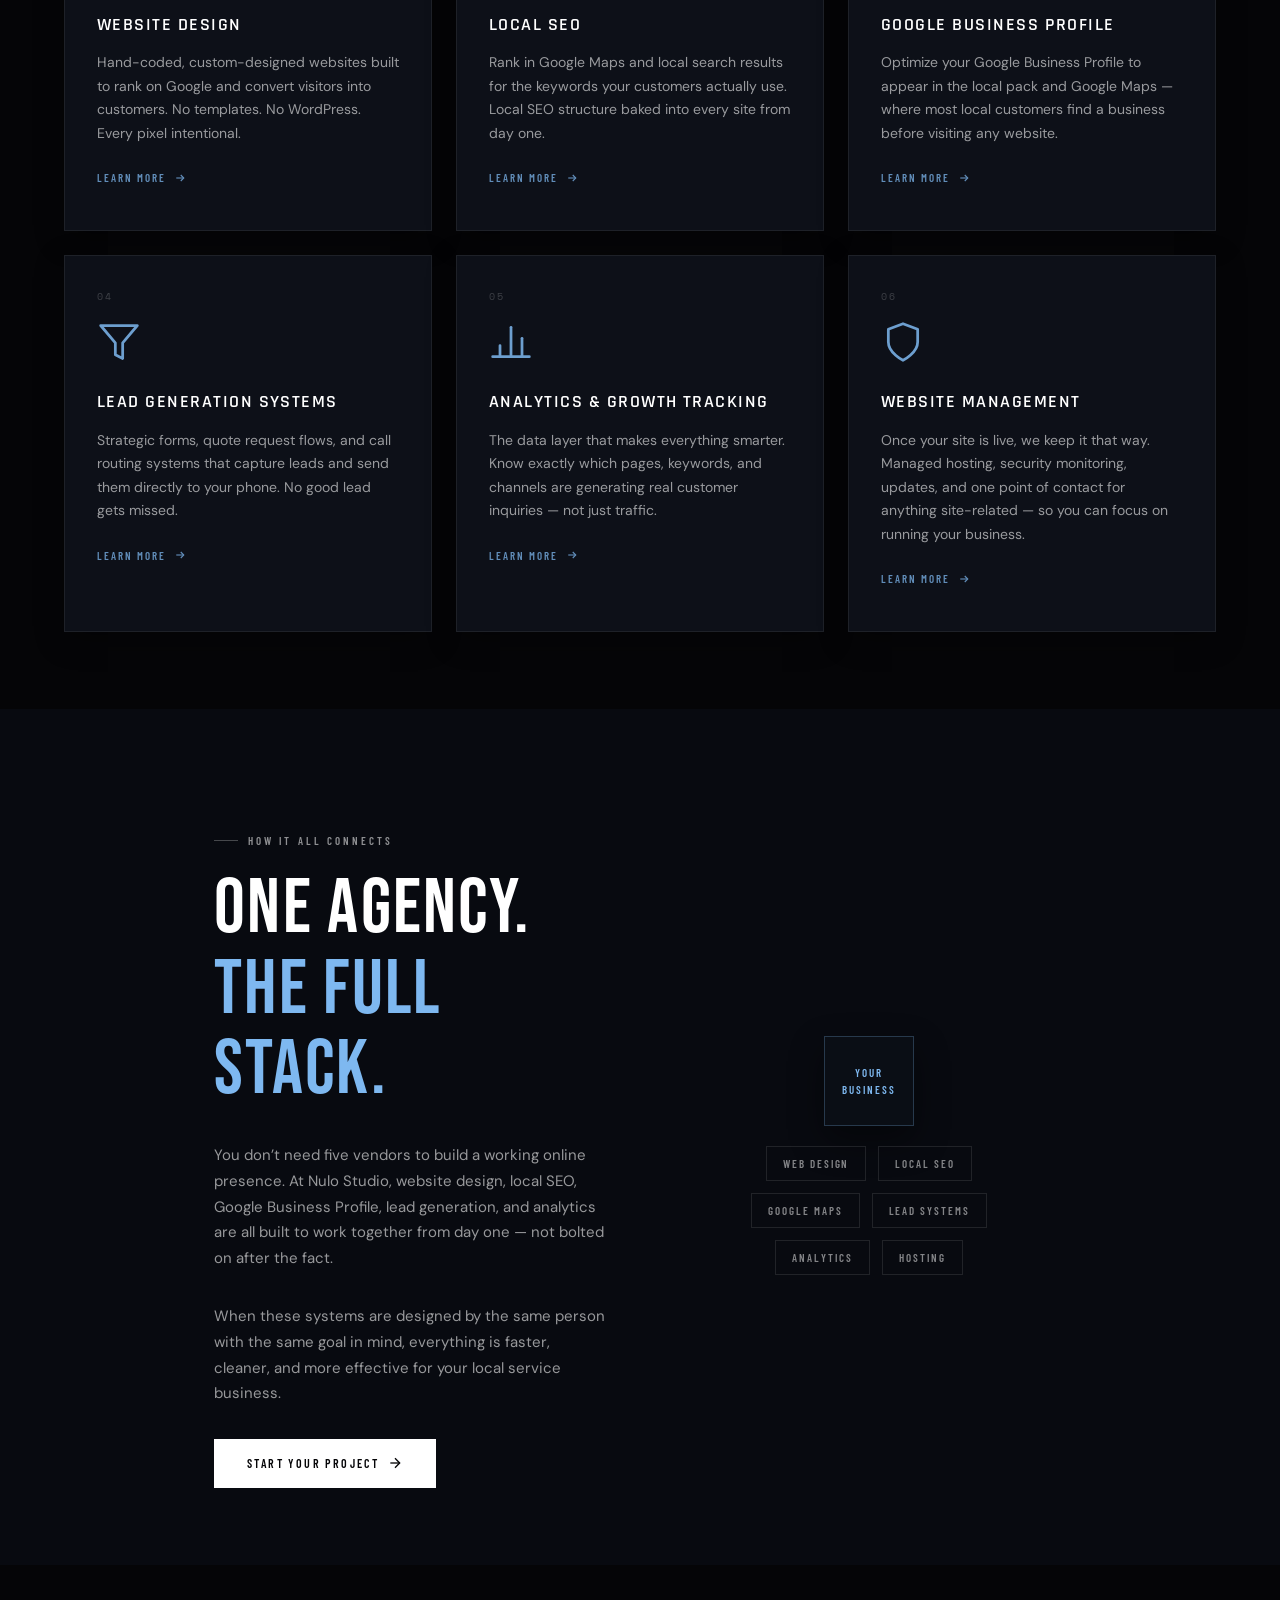
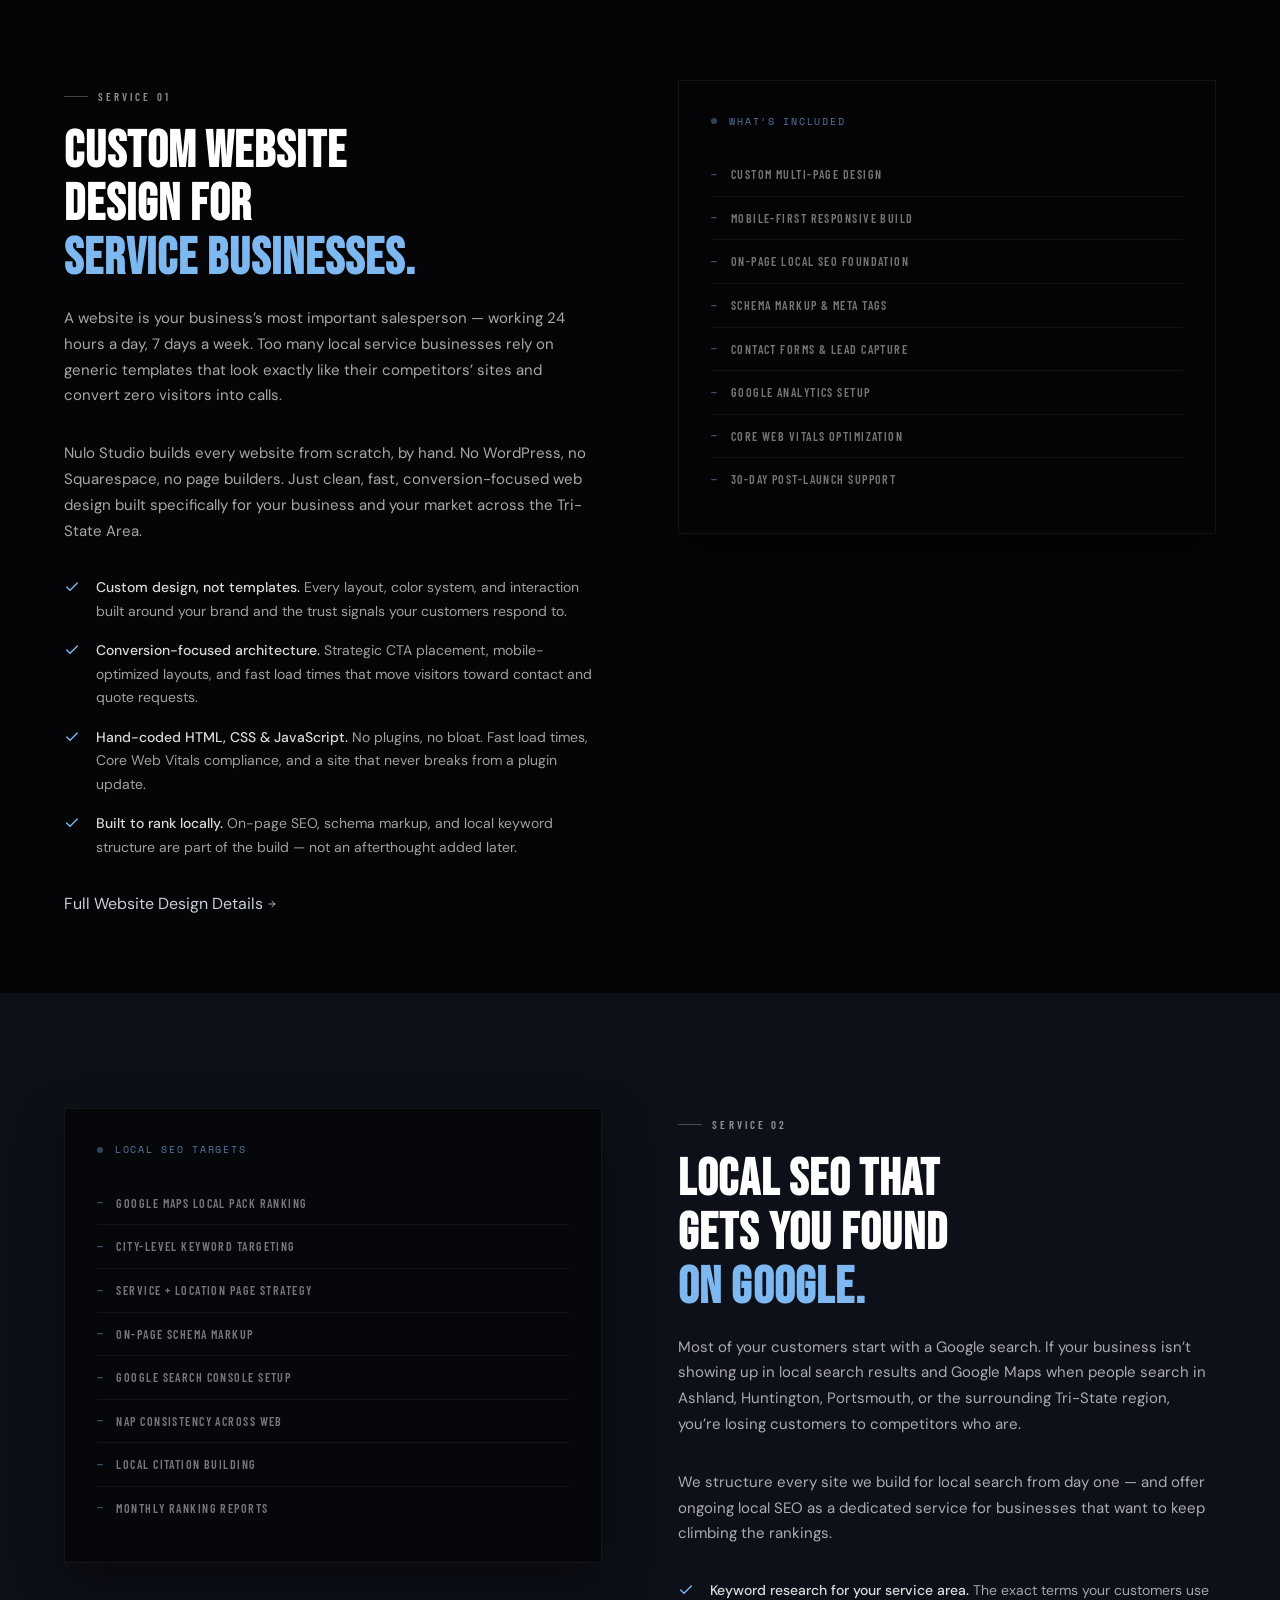
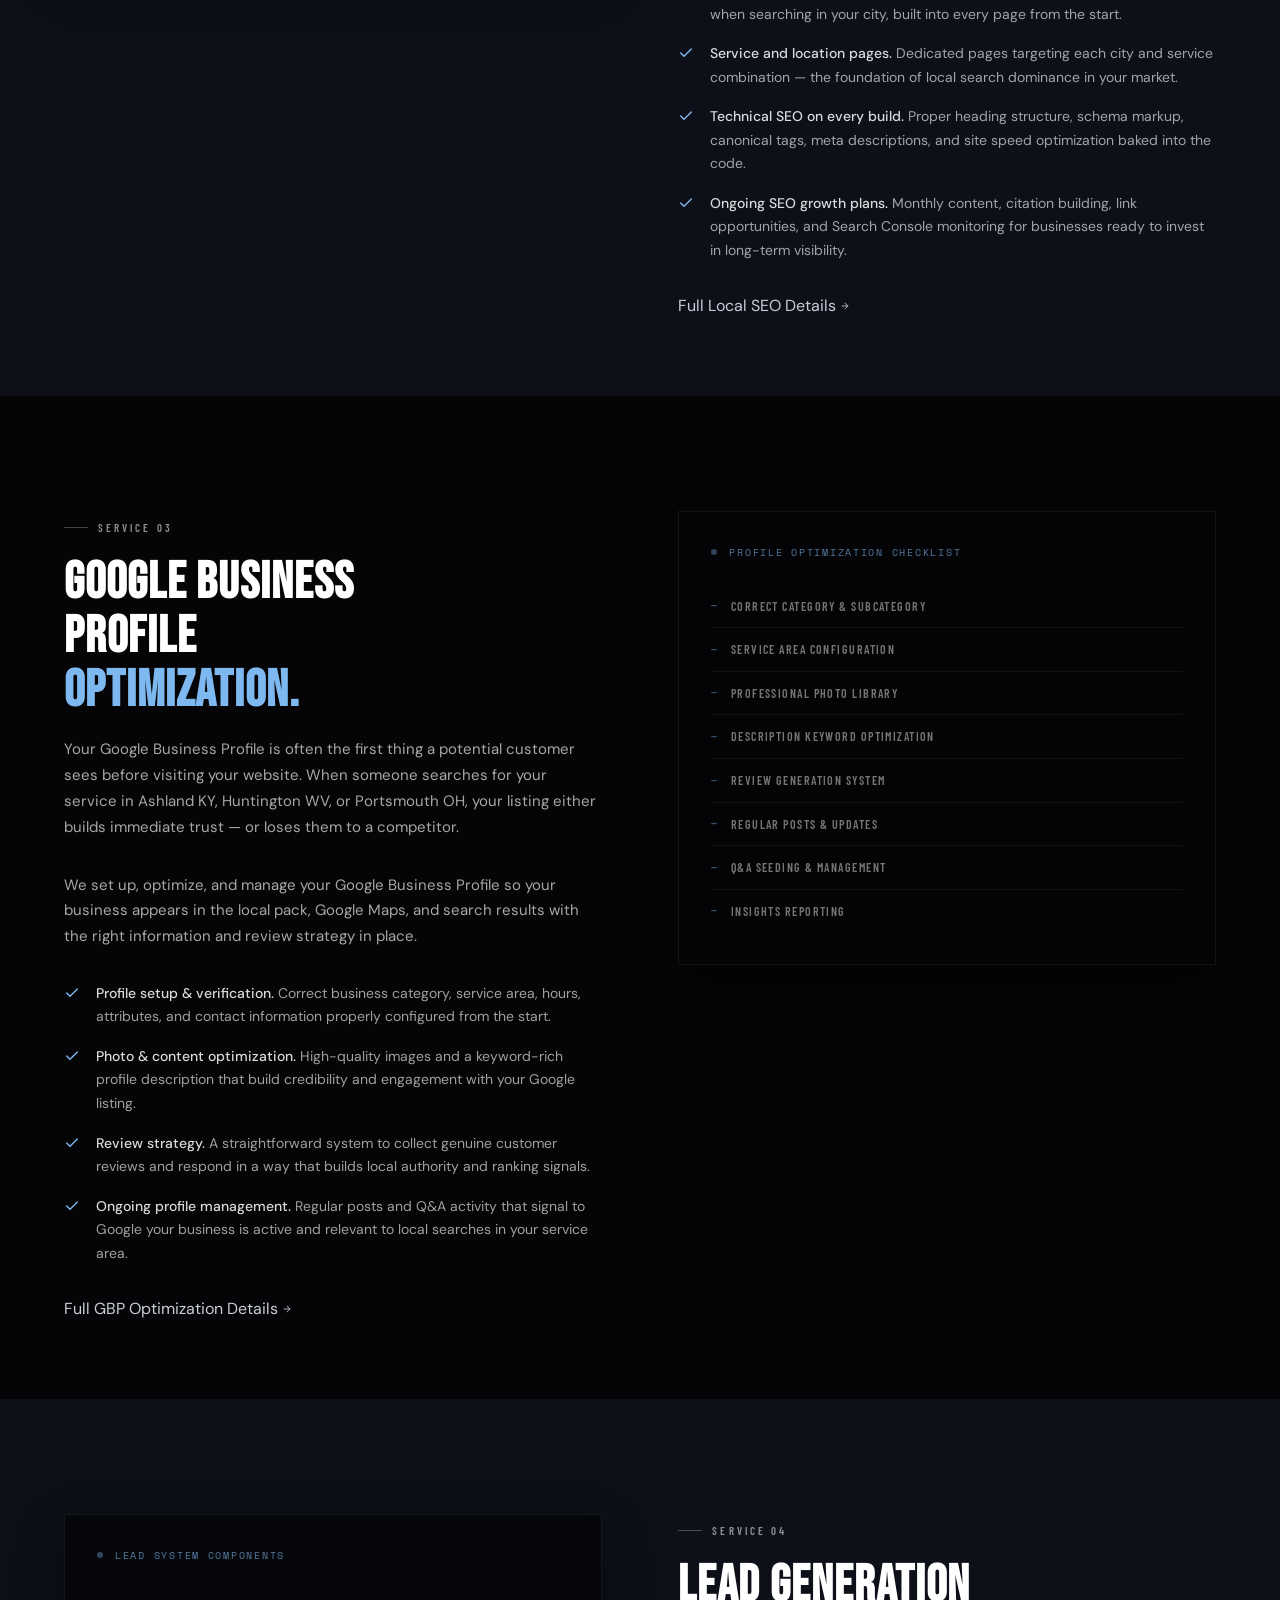
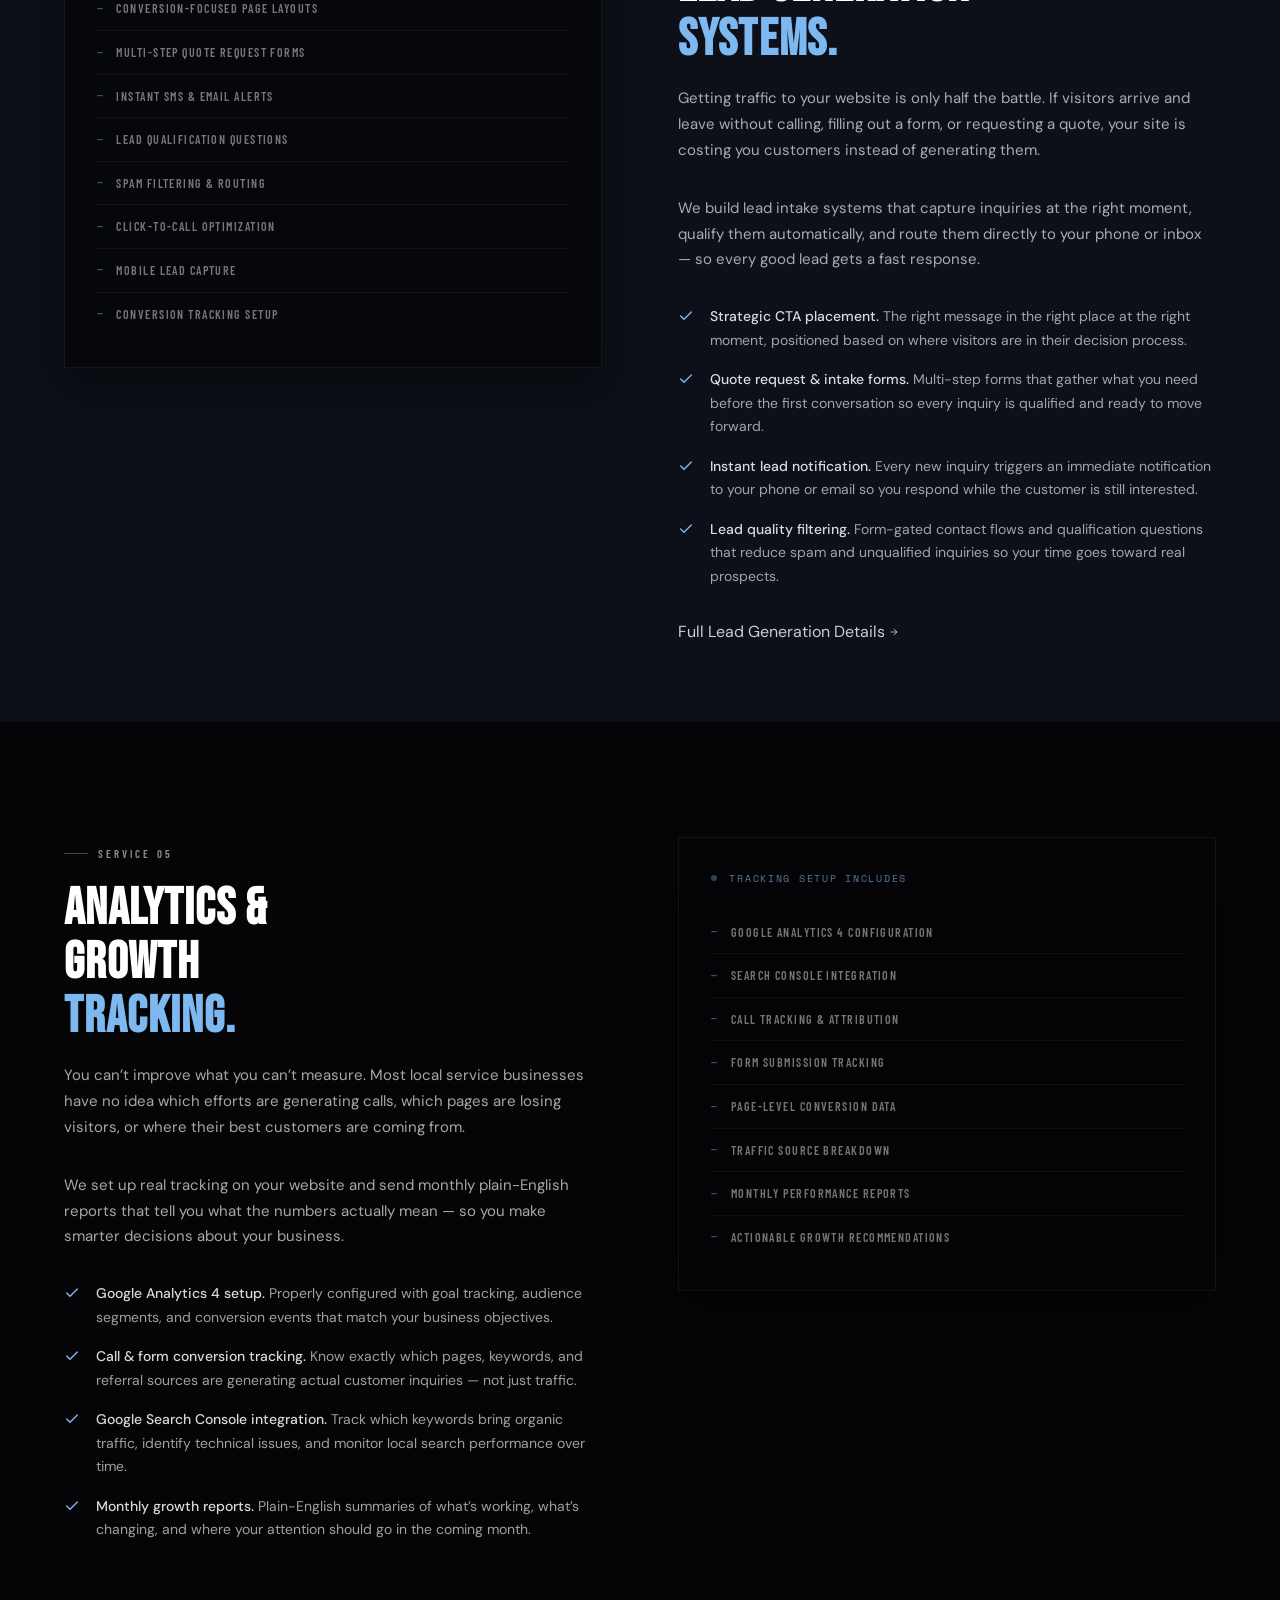
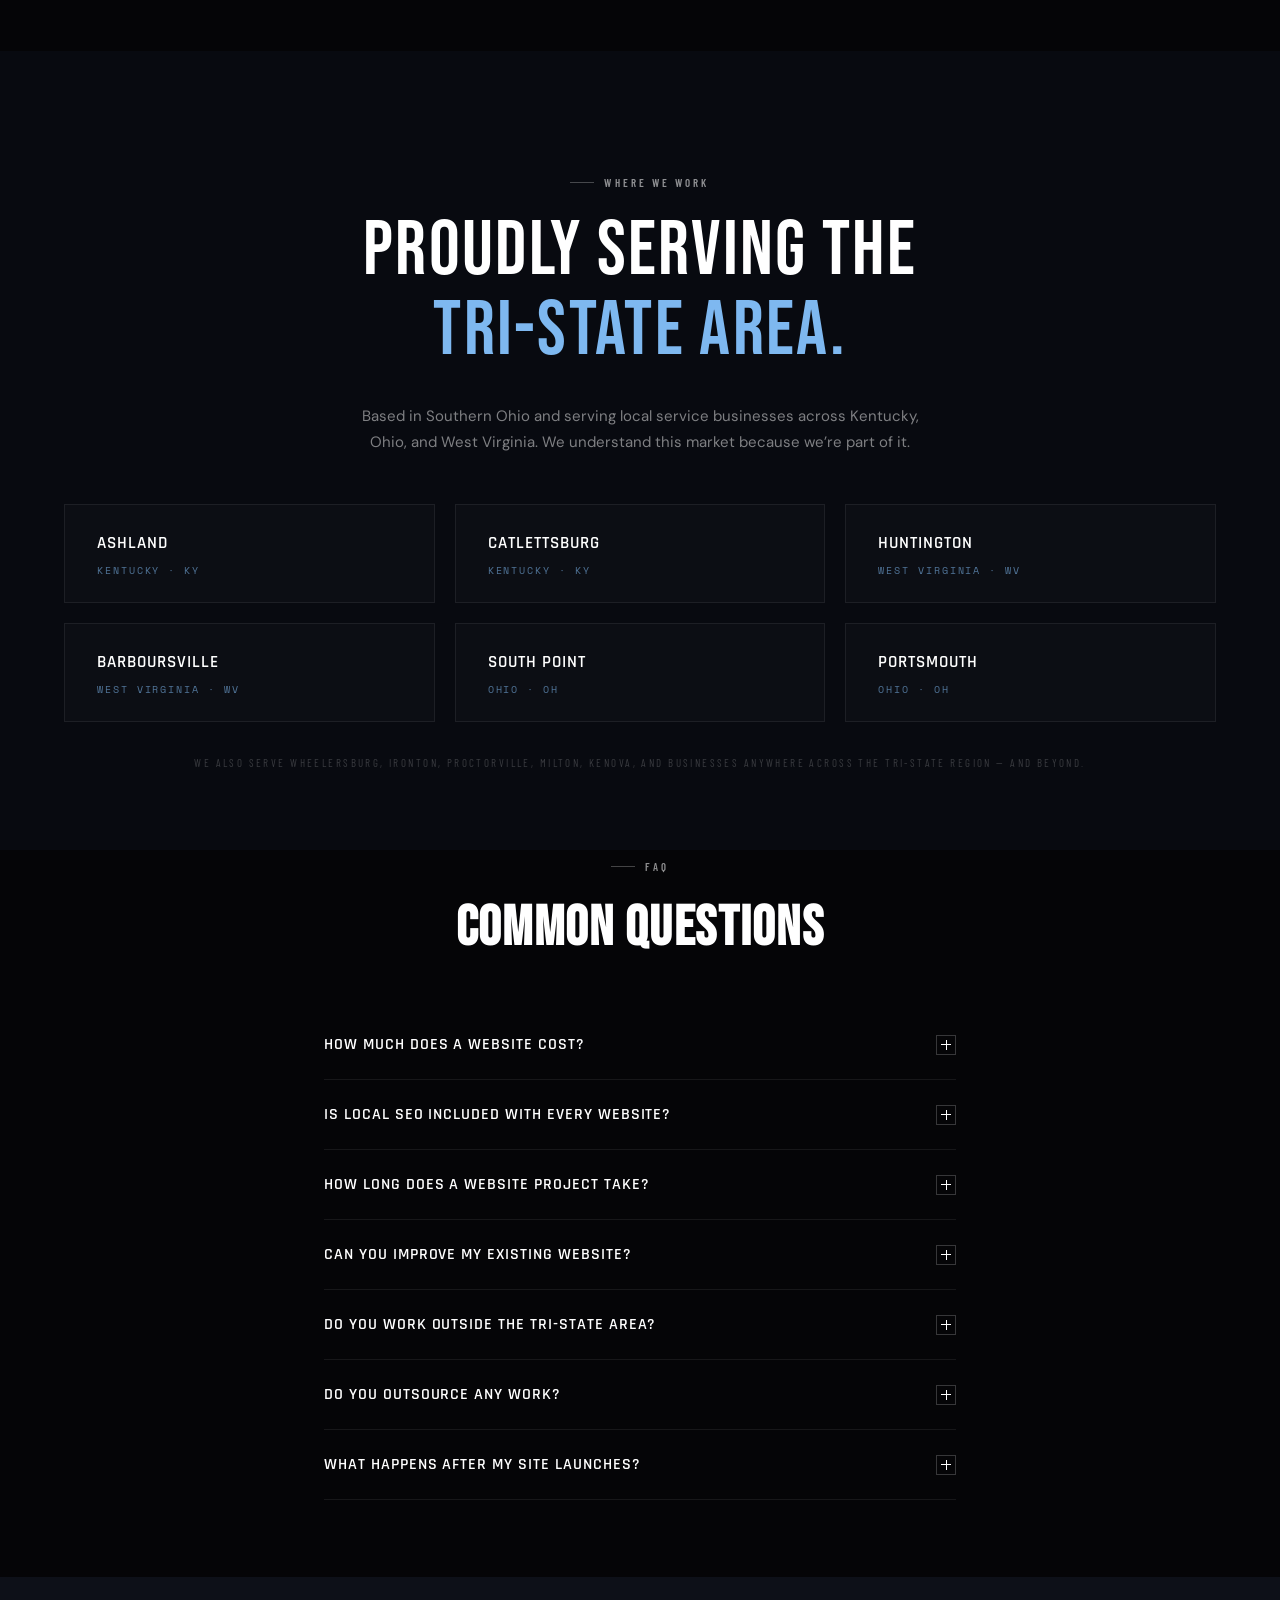
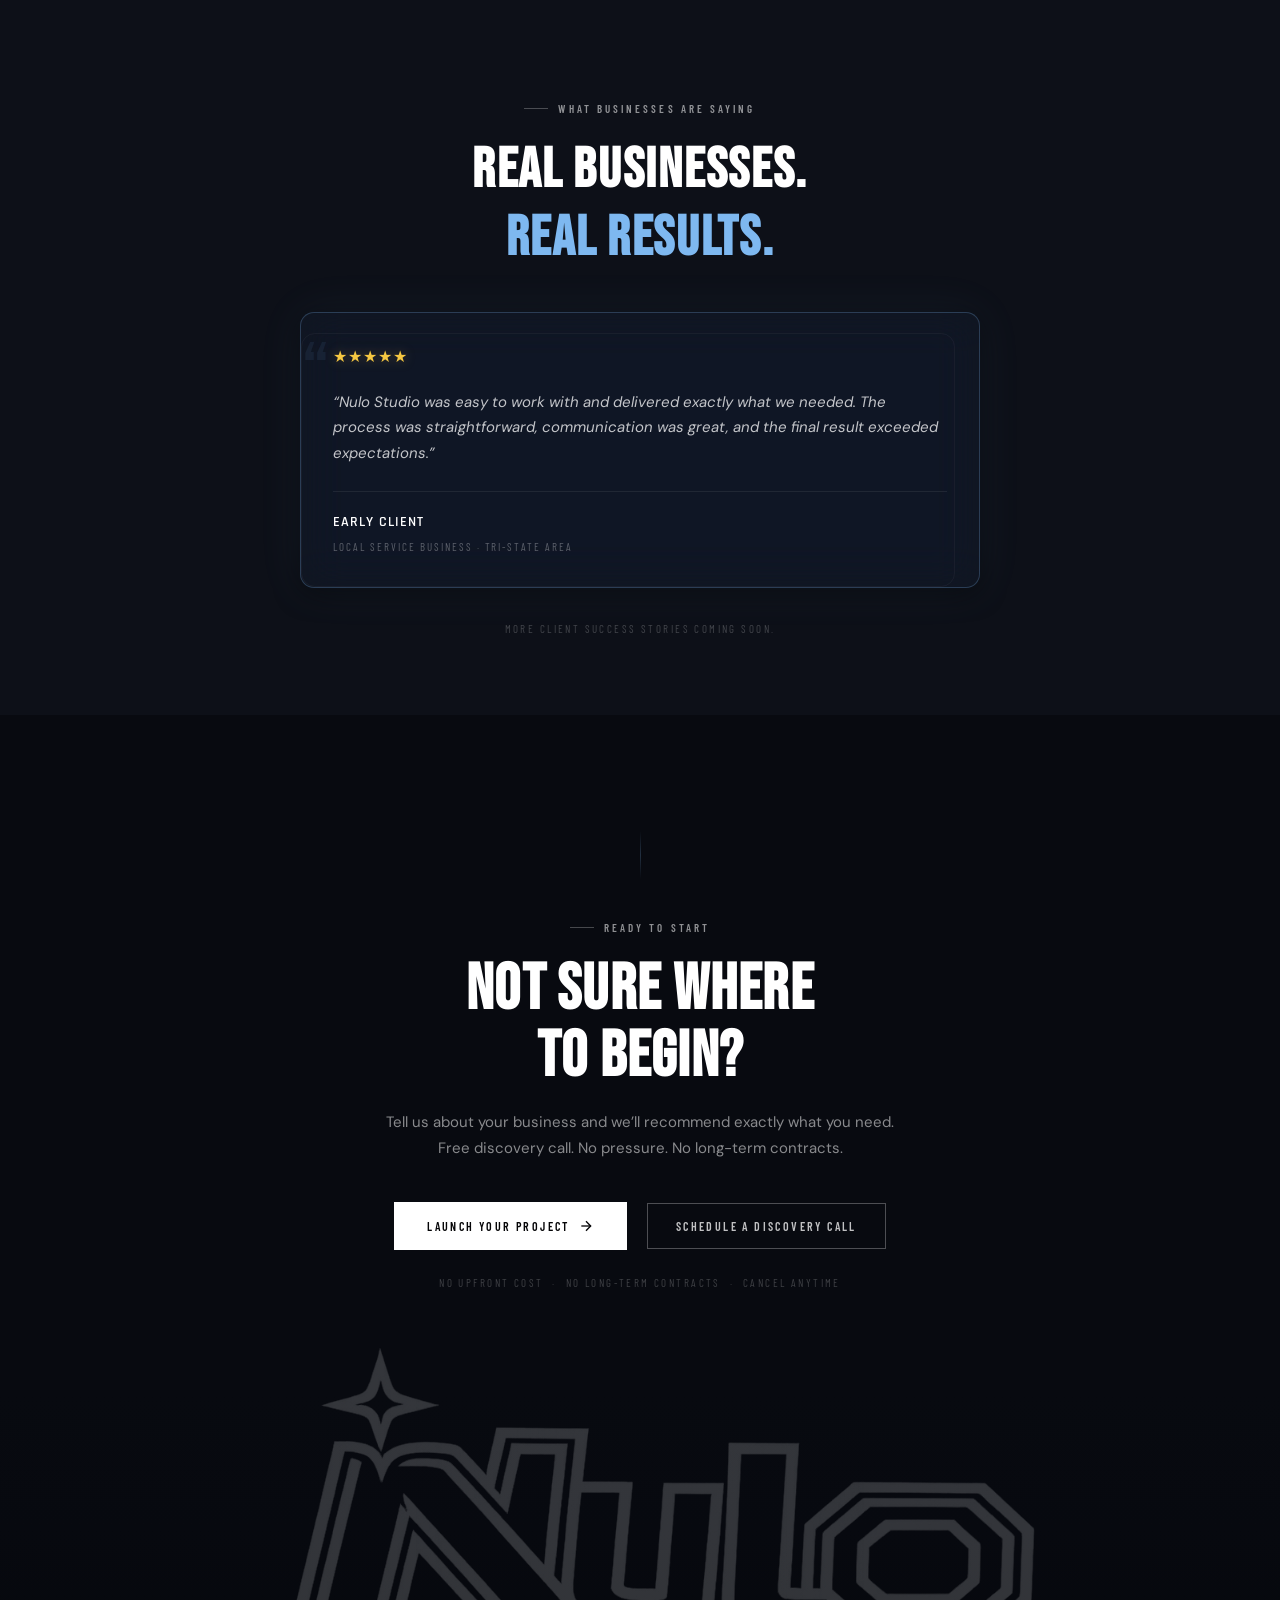
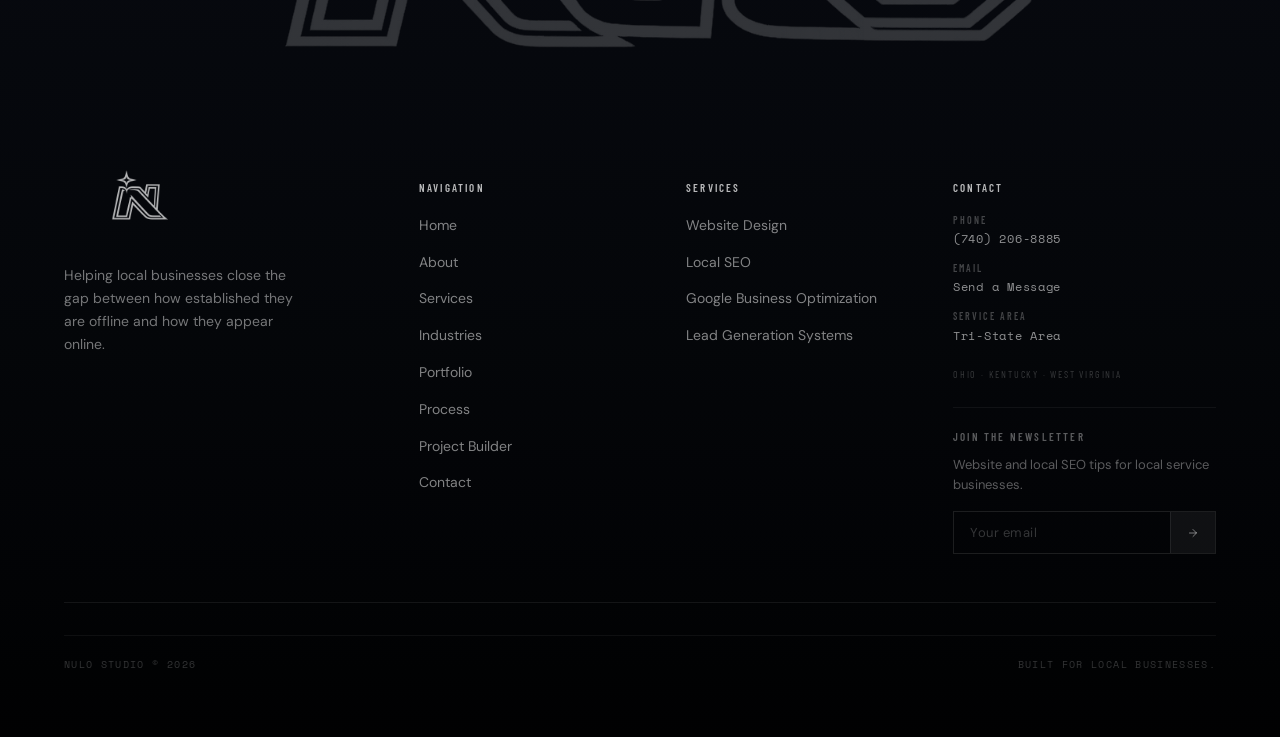
<file: services.html>
<!DOCTYPE html>
<html lang="en-US">

<head>

  <!-- ==========================
      GOOGLE ANALYTICS (GA4)
  =========================== -->
  <script async src="https://www.googletagmanager.com/gtag/js?id=G-QD3FRN70FR"></script>
  <script>
    window.dataLayer = window.dataLayer || [];
    function gtag(){dataLayer.push(arguments);}
    gtag('js', new Date());
    gtag('config', 'G-QD3FRN70FR');
  </script>

  <!-- ==========================
      META
  =========================== -->
  <meta charset="UTF-8">
  <meta name="viewport" content="width=device-width, initial-scale=1.0">
  <meta http-equiv="X-UA-Compatible" content="IE=edge">

  <title>Web Design &amp; Local SEO Services | Nulo Studio — Ohio, Kentucky &amp; West Virginia</title>
  <meta name="description" content="Nulo Studio offers custom website design, local SEO, Google Business Profile optimization, lead generation systems, and analytics for service businesses across the Tri-State Area — Ashland KY, Huntington WV, Portsmouth OH, and beyond.">
  <meta name="author" content="Aron Alley — Nulo Studio">
  <meta name="robots" content="index, follow, max-snippet:-1, max-image-preview:large, max-video-preview:-1">

  <meta name="geo.region" content="US-KY">
  <meta name="geo.region" content="US-OH">
  <meta name="geo.region" content="US-WV">
  <meta name="geo.placename" content="Tri-State Area — Ashland KY, Huntington WV, Portsmouth OH">
  <meta name="theme-color" content="#050507">

  <link rel="canonical" href="https://nulostudio.com/services.html">

  <!-- ==========================
      OPEN GRAPH
  =========================== -->
  <meta property="og:type" content="website">
  <meta property="og:site_name" content="Nulo Studio">
  <meta property="og:locale" content="en_US">
  <meta property="og:title" content="Web Design &amp; Local SEO Services | Nulo Studio — Tri-State Area">
  <meta property="og:description" content="Custom website design, local SEO, Google Business Profile optimization, and lead generation systems for service businesses in Ohio, Kentucky, and West Virginia.">
  <meta property="og:url" content="https://nulostudio.com/services.html">
  <meta property="og:image" content="https://nulostudio.com/images/socialPreview.png">
  <meta property="og:image:alt" content="Nulo Studio Services — Website Design and Local SEO for the Tri-State Area">
  <meta property="og:image:width" content="1200">
  <meta property="og:image:height" content="630">

  <!-- ==========================
      TWITTER / X CARD
  =========================== -->
  <meta name="twitter:card" content="summary_large_image">
  <meta name="twitter:title" content="Web Design &amp; Local SEO Services | Nulo Studio — Tri-State Area">
  <meta name="twitter:description" content="Custom website design, local SEO, and lead generation for service businesses in Kentucky, Ohio, and West Virginia.">
  <meta name="twitter:image" content="https://nulostudio.com/images/socialPreview.png">
  <meta name="twitter:image:alt" content="Nulo Studio Services — Website Design and Local SEO">

  <!-- ==========================
      STRUCTURED DATA (JSON-LD)
  =========================== -->
  <script type="application/ld+json">
  {
    "@context": "https://schema.org",
    "@graph": [
      {
        "@type": "WebPage",
        "@id": "https://nulostudio.com/services.html#webpage",
        "url": "https://nulostudio.com/services.html",
        "name": "Web Design & Local SEO Services | Nulo Studio — Ohio, Kentucky & West Virginia",
        "description": "Nulo Studio offers custom website design, local SEO, Google Business Profile optimization, lead generation systems, and analytics for service businesses across the Tri-State Area.",
        "inLanguage": "en-US",
        "isPartOf": { "@id": "https://nulostudio.com/#website" },
        "about": { "@id": "https://nulostudio.com/#localbusiness" },
        "breadcrumb": {
          "@type": "BreadcrumbList",
          "itemListElement": [
            { "@type": "ListItem", "position": 1, "name": "Home",     "item": "https://nulostudio.com/" },
            { "@type": "ListItem", "position": 2, "name": "Services", "item": "https://nulostudio.com/services.html" }
          ]
        }
      },
      {
        "@type": "Service",
        "@id": "https://nulostudio.com/services.html#services",
        "name": "Web Design and Local Marketing Services",
        "description": "Custom website design, local SEO, Google Business Profile optimization, lead generation systems, analytics, and website management for local service businesses in the Tri-State Area.",
        "provider": { "@id": "https://nulostudio.com/#organization" },
        "areaServed": [
          { "@type": "City", "name": "Ashland",       "containedInPlace": { "@type": "State", "name": "Kentucky" } },
          { "@type": "City", "name": "Catlettsburg",  "containedInPlace": { "@type": "State", "name": "Kentucky" } },
          { "@type": "City", "name": "Huntington",    "containedInPlace": { "@type": "State", "name": "West Virginia" } },
          { "@type": "City", "name": "Barboursville", "containedInPlace": { "@type": "State", "name": "West Virginia" } },
          { "@type": "City", "name": "South Point",   "containedInPlace": { "@type": "State", "name": "Ohio" } },
          { "@type": "City", "name": "Portsmouth",    "containedInPlace": { "@type": "State", "name": "Ohio" } }
        ],
        "hasOfferCatalog": {
          "@type": "OfferCatalog",
          "name": "Nulo Studio Service Catalog",
          "itemListElement": [
            { "@type": "Offer", "itemOffered": { "@type": "Service", "name": "Website Design",                       "url": "https://nulostudio.com/services/website-design.html"  } },
            { "@type": "Offer", "itemOffered": { "@type": "Service", "name": "Local SEO",                            "url": "https://nulostudio.com/services/local-seo.html"       } },
            { "@type": "Offer", "itemOffered": { "@type": "Service", "name": "Google Business Profile Optimization", "url": "https://nulostudio.com/services/google-business.html" } },
            { "@type": "Offer", "itemOffered": { "@type": "Service", "name": "Lead Generation Systems",              "url": "https://nulostudio.com/services/lead-generation.html" } },
            { "@type": "Offer", "itemOffered": { "@type": "Service", "name": "Analytics & Growth Tracking"                                                                         } },
            { "@type": "Offer", "itemOffered": { "@type": "Service", "name": "Website Management"                                                                                  } }
          ]
        }
      },
      {
        "@type": "FAQPage",
        "@id": "https://nulostudio.com/services.html#faq",
        "mainEntity": [
          {
            "@type": "Question",
            "name": "How much does a website cost?",
            "acceptedAnswer": {
              "@type": "Answer",
              "text": "Our website design pricing has two paths: a $0 upfront monthly plan starting from $90/mo (hosting and care included), or a one-time build fee from $500-$1,200 where you own the site outright from day one. We'll recommend the right option after a free discovery call."
            }
          },
          {
            "@type": "Question",
            "name": "Is local SEO included with every website?",
            "acceptedAnswer": {
              "@type": "Answer",
              "text": "Yes. Every website we build includes foundational local SEO — proper page structure, meta tags, schema markup, and Google Business Profile integration. Ongoing local SEO campaigns are available as part of growth packages."
            }
          },
          {
            "@type": "Question",
            "name": "How long does a website project take?",
            "acceptedAnswer": {
              "@type": "Answer",
              "text": "Most websites are completed within 2-4 weeks from onboarding. Larger projects with multiple service or location pages may take 4-6 weeks. Timeline depends on content availability and revision rounds."
            }
          },
          {
            "@type": "Question",
            "name": "Can you improve my existing website?",
            "acceptedAnswer": {
              "@type": "Answer",
              "text": "Yes. We'll audit your existing site during the discovery call and discuss whether a website redesign, a targeted rebuild, or specific improvements make the most sense. There's no obligation to start from scratch."
            }
          },
          {
            "@type": "Question",
            "name": "Do you work outside the Tri-State Area?",
            "acceptedAnswer": {
              "@type": "Answer",
              "text": "Yes. While our focus is Southern Ohio, Kentucky, and West Virginia — including Ashland KY, Catlettsburg KY, Huntington WV, Barboursville WV, South Point OH, and Portsmouth OH — we work with local service businesses anywhere in the US."
            }
          },
          {
            "@type": "Question",
            "name": "Do you outsource any work?",
            "acceptedAnswer": {
              "@type": "Answer",
              "text": "Never. Every service is handled directly by Aron Alley — the same person who answers your messages and builds your site. No handoffs, no outsourcing."
            }
          },
          {
            "@type": "Question",
            "name": "What happens after my site launches?",
            "acceptedAnswer": {
              "@type": "Answer",
              "text": "You receive 30 days of free post-launch support. After that, ongoing care plans cover hosting, security monitoring, content updates, and continued improvements as your business evolves."
            }
          }
        ]
      }
    ]
  }
  </script>

  <!-- ==========================
      FONTS & STYLES
  =========================== -->
  <link rel="preconnect" href="https://fonts.googleapis.com">
  <link rel="preconnect" href="https://fonts.gstatic.com" crossorigin>
  <link href="https://fonts.googleapis.com/css2?family=Bebas+Neue&family=Rajdhani:wght@400;500;600;700&family=DM+Sans:ital,opsz,wght@0,9..40,300;0,9..40,400;0,9..40,500;1,9..40,300&family=Space+Mono:wght@400;700&family=Barlow+Condensed:wght@300;400;500;600&display=swap" rel="stylesheet">

  <link rel="stylesheet" href="css/styleGlobal.css">
  <link rel="stylesheet" href="css/styleServices.css">

  <link rel="icon" type="image/png" href="NSFavicon.png">
  <link rel="apple-touch-icon" href="NSFavicon.png">

</head>

<body>

  <div class="noiseOverlay" aria-hidden="true"></div>
  <canvas id="starCanvas" aria-hidden="true"></canvas>
  <div class="asteroidLayer" aria-hidden="true"></div>


  <!-- ============================================================
    SITE HEADER / NAV  (global component)
  ============================================================ -->

  <header class="siteHeader" id="siteHeader">
    <nav class="mainNav" aria-label="Main navigation">

      <div class="navLogo">
        <a href="index.html" aria-label="Nulo Studio home">
          <img src="logos/MasterLogo.png" alt="Nulo Studio — website design and local SEO" width="200" height="200">
        </a>
      </div>

      <ul class="navLinks" role="list">
        <li class="navDropParent">
          <a href="services.html" class="isActive">
            Services
            <svg class="navDropArrow" viewBox="0 0 10 10" fill="none" stroke="currentColor" stroke-width="1.5">
              <polyline points="2,3 5,7 8,3"/>
            </svg>
          </a>
          <div class="navDropMenu navServicesMenu">
            <div class="navServicesGrid">
              <a href="services/website-design.html" class="navServiceItem">
                <span class="navServiceIcon" aria-hidden="true">
                  <svg viewBox="0 0 24 24" fill="none" stroke="currentColor" stroke-width="1.3" stroke-linecap="round" stroke-linejoin="round">
                    <rect x="2" y="3" width="20" height="18" rx="2"/>
                    <line x1="2" y1="8" x2="22" y2="8"/>
                    <rect x="4" y="4.5" width="11" height="2" rx="1"/>
                    <line x1="5" y1="13" x2="19" y2="13"/>
                    <line x1="5" y1="17" x2="14" y2="17"/>
                  </svg>
                </span>
                <span class="navServiceTitle">Website Design</span>
                <span class="navServiceDesc">Custom websites built to establish trust and convert visitors into customers.</span>
              </a>
              <a href="services/local-seo.html" class="navServiceItem">
                <span class="navServiceIcon" aria-hidden="true">
                  <svg viewBox="0 0 24 24" fill="none" stroke="currentColor" stroke-width="1.3" stroke-linecap="round" stroke-linejoin="round">
                    <path d="M12 2C8.13 2 5 5.13 5 9c0 4.42 7 13 7 13s7-8.58 7-13c0-3.87-3.13-7-7-7z"/>
                    <circle cx="12" cy="9" r="2.5"/>
                  </svg>
                </span>
                <span class="navServiceTitle">Local SEO</span>
                <span class="navServiceDesc">Help customers find your business in local search results and Google Maps.</span>
              </a>
              <a href="services/google-business.html" class="navServiceItem">
                <span class="navServiceIcon" aria-hidden="true">
                  <svg viewBox="0 0 24 24" fill="none" stroke="currentColor" stroke-width="1.3" stroke-linecap="round" stroke-linejoin="round">
                    <path d="M12 2C8.13 2 5 5.13 5 9c0 4.42 7 13 7 13s7-8.58 7-13c0-3.87-3.13-7-7-7z"/>
                    <polygon points="12 5.5 12.9 8.1 15.7 8.1 13.4 9.7 14.3 12.3 12 10.7 9.7 12.3 10.6 9.7 8.3 8.1 11.1 8.1 12 5.5"/>
                  </svg>
                </span>
                <span class="navServiceTitle">Google Business Optimization</span>
                <span class="navServiceDesc">Improve visibility, credibility, and local rankings.</span>
              </a>
              <a href="services/lead-generation.html" class="navServiceItem">
                <span class="navServiceIcon" aria-hidden="true">
                  <svg viewBox="0 0 24 24" fill="none" stroke="currentColor" stroke-width="1.3" stroke-linecap="round" stroke-linejoin="round">
                    <polygon points="12 2 2 7 12 12 22 7 12 2"/>
                    <polyline points="2 17 12 22 22 17"/>
                    <polyline points="2 12 12 17 22 12"/>
                  </svg>
                </span>
                <span class="navServiceTitle">Lead Generation Systems</span>
                <span class="navServiceDesc">Capture, organize, and manage inbound opportunities.</span>
              </a>
            </div>
            <a href="services.html" class="navServicesViewAll">
              View All Services
              <svg viewBox="0 0 24 24" fill="none" stroke="currentColor" stroke-width="2" stroke-linecap="round" stroke-linejoin="round" aria-hidden="true">
                <line x1="5" y1="12" x2="19" y2="12"/>
                <polyline points="12 5 19 12 12 19"/>
              </svg>
            </a>
          </div>
        </li>
        <li><a href="index.html#industries">Industries</a></li>
        <li><a href="portfolio.html">Portfolio</a></li>
        <li><a href="process.html">Process</a></li>
        <li><a href="about.html">About</a></li>
        <li><a href="blog.html">Insights</a></li>
      </ul>

      <div class="navRight">
        <a href="projectBuilder.html" class="navCtaBtn">Launch Your Project</a>
        <a href="tel:+17402068885" class="navCallBtn" aria-label="Call Nulo Studio">
          <svg class="navCallIcon" viewBox="0 0 24 24">
            <path d="M22 16.92v3a2 2 0 0 1-2.18 2 19.79 19.79 0 0 1-8.63-3.07A19.5 19.5 0 0 1 4.69 12 19.79 19.79 0 0 1 1.61 3.41 2 2 0 0 1 3.6 1.23h3a2 2 0 0 1 2 1.72c.127.96.361 1.903.7 2.81a2 2 0 0 1-.45 2.11L7.91 8.91a16 16 0 0 0 6 6l.91-.91a2 2 0 0 1 2.11-.45c.907.339 1.85.573 2.81.7a2 2 0 0 1 1.72 2.02z"/>
          </svg>
          <span class="navCallTooltip">Call Nulo Studio: (740)-206-8885</span>
        </a>
        <button class="navHamburger" id="navHamburger" aria-label="Toggle menu" aria-expanded="false" aria-controls="navMobileDrawer">
          <span class="navMenuDot navMenuDot1"></span>
          <span class="navMenuDot navMenuDot2"></span>
          <span class="navMenuDot navMenuDot3"></span>
          <span class="navMenuDot navMenuDot4"></span>
          <span class="navMenuDot navMenuDot5"></span>
          <span class="navMenuDot navMenuDot6"></span>
          <span class="navMenuDot navMenuDot7"></span>
          <span class="navMenuDot navMenuDot8"></span>
          <span class="navMenuDot navMenuDot9"></span>
          <span class="navMenuDot navMenuDotX1" aria-hidden="true"></span>
          <span class="navMenuDot navMenuDotX2" aria-hidden="true"></span>
          <span class="navMenuDot navMenuDotX3" aria-hidden="true"></span>
          <span class="navMenuDot navMenuDotX4" aria-hidden="true"></span>
        </button>
      </div>

    </nav>
  </header>

  <nav class="navMobileDrawer" id="navMobileDrawer" aria-label="Mobile navigation">
    <a href="index.html" class="navMobileLink">Home</a>
    <a href="services.html" class="navMobileLink isActive">Services</a>
    <div class="navMobileSubLinks">
      <a href="services/website-design.html">Website Design</a>
      <a href="services/local-seo.html">Local SEO</a>
      <a href="services/google-business.html">Google Business</a>
      <a href="services/lead-generation.html">Lead Generation</a>
    </div>
    <a href="index.html#industries" class="navMobileLink">Industries</a>
    <a href="portfolio.html" class="navMobileLink">Portfolio</a>
    <a href="process.html" class="navMobileLink">Process</a>
    <a href="about.html" class="navMobileLink">About</a>
    <a href="blog.html" class="navMobileLink">Insights</a>
    <div class="navMobileBottom">
      <a href="tel:+17402068885" class="navMobilePhone">(740)-206-8885</a>
      <a href="projectBuilder.html" class="btnPrimary">Launch Your Project</a>
    </div>
  </nav>


  <main id="main-content" aria-label="Nulo Studio services — website design, local SEO, and lead generation for the Tri-State Area">


    <!-- ============================================================
      SECTION 1 — HERO
    ============================================================ -->

    <section class="svcHeroSection" aria-labelledby="svcHeroTitle">
      <div class="svcHeroGlow" aria-hidden="true"></div>
      <div class="svcHeroInner">

        <div class="sectionLabel revealFade" style="justify-content:center">
          <span>What We Offer</span>
        </div>

        <h1 class="svcHeroTitle revealUp revealDelay1" id="svcHeroTitle">
          Services That Help Your Business<br>Look Online<br><span class="textAccent">The Way It Already Looks Offline.</span>
        </h1>

        <p class="svcHeroSub revealUp revealDelay2">
          Custom website design, local SEO, Google Business Profile optimization, and lead generation systems &mdash; built specifically for local service businesses across Ohio, Kentucky, and West Virginia.
        </p>

        <div class="svcHeroCtas revealUp revealDelay3">
          <a href="projectBuilder.html" class="btnPrimary">
            Launch Your Project
            <svg width="16" height="16" viewBox="0 0 24 24" fill="none" stroke="currentColor" stroke-width="2" aria-hidden="true">
              <line x1="5" y1="12" x2="19" y2="12"/>
              <polyline points="12 5 19 12 12 19"/>
            </svg>
          </a>
          <a href="#services" class="btnGhost">See All Services</a>
        </div>

      </div>
    </section>


    <!-- ============================================================
      SECTION 2 — SERVICE OVERVIEW GRID
    ============================================================ -->

    <section class="sectionWrapper svcOverviewSection" id="services" aria-labelledby="svcOverviewTitle">
      <div class="containerWide">

        <div class="svcOverviewHeader revealUp">
          <div class="sectionLabel">
            <span>Everything We Offer</span>
          </div>
          <h2 class="sectionTitle" id="svcOverviewTitle">
            The Full<br><span class="textAccent">Service Stack.</span>
          </h2>
          <p class="svcOverviewSub">
            Four core growth services &mdash; website design, local SEO, Google Business Profile, and lead generation &mdash; supported by analytics and ongoing site management. Built to work together as one system.
          </p>
        </div>

        <div class="svcOverviewGrid">

          <div class="serviceCard revealUp">
            <div class="serviceCardNum">01</div>
            <div class="serviceCardIcon" aria-hidden="true">
              <svg viewBox="0 0 24 24" fill="none" stroke="currentColor" stroke-width="1.5" stroke-linecap="round" stroke-linejoin="round">
                <rect x="2" y="3" width="20" height="14" rx="2"/>
                <line x1="2" y1="8" x2="22" y2="8"/>
                <line x1="5" y1="13" x2="15" y2="13"/>
                <line x1="5" y1="17" x2="11" y2="17"/>
              </svg>
            </div>
            <h3 class="serviceCardTitle">Website Design</h3>
            <p class="serviceCardText">Hand-coded, custom-designed websites built to rank on Google and convert visitors into customers. No templates. No WordPress. Every pixel intentional.</p>
            <a href="services/website-design.html" class="serviceCardLink" aria-label="Learn about our website design service">
              Learn More
              <svg width="12" height="12" viewBox="0 0 16 16" fill="none" stroke="currentColor" stroke-width="1.5" aria-hidden="true"><line x1="3" y1="8" x2="13" y2="8"/><polyline points="9,4 13,8 9,12"/></svg>
            </a>
          </div>

          <div class="serviceCard revealUp revealDelay1">
            <div class="serviceCardNum">02</div>
            <div class="serviceCardIcon" aria-hidden="true">
              <svg viewBox="0 0 24 24" fill="none" stroke="currentColor" stroke-width="1.5" stroke-linecap="round" stroke-linejoin="round">
                <circle cx="11" cy="11" r="8"/>
                <line x1="21" y1="21" x2="16.65" y2="16.65"/>
                <path d="M11 8a3 3 0 0 1 0 6"/>
              </svg>
            </div>
            <h3 class="serviceCardTitle">Local SEO</h3>
            <p class="serviceCardText">Rank in Google Maps and local search results for the keywords your customers actually use. Local SEO structure baked into every site from day one.</p>
            <a href="services/local-seo.html" class="serviceCardLink" aria-label="Learn about our local SEO service">
              Learn More
              <svg width="12" height="12" viewBox="0 0 16 16" fill="none" stroke="currentColor" stroke-width="1.5" aria-hidden="true"><line x1="3" y1="8" x2="13" y2="8"/><polyline points="9,4 13,8 9,12"/></svg>
            </a>
          </div>

          <div class="serviceCard revealUp revealDelay2">
            <div class="serviceCardNum">03</div>
            <div class="serviceCardIcon" aria-hidden="true">
              <svg viewBox="0 0 24 24" fill="none" stroke="currentColor" stroke-width="1.5" stroke-linecap="round" stroke-linejoin="round">
                <path d="M12 2C8.13 2 5 5.13 5 9c0 4.42 7 13 7 13s7-8.58 7-13c0-3.87-3.13-7-7-7z"/>
                <polygon points="12 5.5 12.9 8.1 15.7 8.1 13.4 9.7 14.3 12.3 12 10.7 9.7 12.3 10.6 9.7 8.3 8.1 11.1 8.1 12 5.5"/>
              </svg>
            </div>
            <h3 class="serviceCardTitle">Google Business Profile</h3>
            <p class="serviceCardText">Optimize your Google Business Profile to appear in the local pack and Google Maps — where most local customers find a business before visiting any website.</p>
            <a href="services/google-business.html" class="serviceCardLink" aria-label="Learn about Google Business Profile optimization">
              Learn More
              <svg width="12" height="12" viewBox="0 0 16 16" fill="none" stroke="currentColor" stroke-width="1.5" aria-hidden="true"><line x1="3" y1="8" x2="13" y2="8"/><polyline points="9,4 13,8 9,12"/></svg>
            </a>
          </div>

          <div class="serviceCard revealUp">
            <div class="serviceCardNum">04</div>
            <div class="serviceCardIcon" aria-hidden="true">
              <svg viewBox="0 0 24 24" fill="none" stroke="currentColor" stroke-width="1.5" stroke-linecap="round" stroke-linejoin="round">
                <polygon points="22,3 2,3 10,12.46 10,19 14,21 14,12.46"/>
              </svg>
            </div>
            <h3 class="serviceCardTitle">Lead Generation Systems</h3>
            <p class="serviceCardText">Strategic forms, quote request flows, and call routing systems that capture leads and send them directly to your phone. No good lead gets missed.</p>
            <a href="services/lead-generation.html" class="serviceCardLink" aria-label="Learn about our lead generation systems">
              Learn More
              <svg width="12" height="12" viewBox="0 0 16 16" fill="none" stroke="currentColor" stroke-width="1.5" aria-hidden="true"><line x1="3" y1="8" x2="13" y2="8"/><polyline points="9,4 13,8 9,12"/></svg>
            </a>
          </div>

          <div class="serviceCard revealUp revealDelay1">
            <div class="serviceCardNum">05</div>
            <div class="serviceCardIcon" aria-hidden="true">
              <svg viewBox="0 0 24 24" fill="none" stroke="currentColor" stroke-width="1.5" stroke-linecap="round" stroke-linejoin="round">
                <line x1="18" y1="20" x2="18" y2="10"/>
                <line x1="12" y1="20" x2="12" y2="4"/>
                <line x1="6"  y1="20" x2="6"  y2="14"/>
                <line x1="2"  y1="20" x2="22" y2="20"/>
              </svg>
            </div>
            <h3 class="serviceCardTitle">Analytics &amp; Growth Tracking</h3>
            <p class="serviceCardText">The data layer that makes everything smarter. Know exactly which pages, keywords, and channels are generating real customer inquiries — not just traffic.</p>
            <a href="contact.html" class="serviceCardLink" aria-label="Inquire about analytics and growth tracking">
              Learn More
              <svg width="12" height="12" viewBox="0 0 16 16" fill="none" stroke="currentColor" stroke-width="1.5" aria-hidden="true"><line x1="3" y1="8" x2="13" y2="8"/><polyline points="9,4 13,8 9,12"/></svg>
            </a>
          </div>

          <div class="serviceCard revealUp revealDelay2">
            <div class="serviceCardNum">06</div>
            <div class="serviceCardIcon" aria-hidden="true">
              <svg viewBox="0 0 24 24" fill="none" stroke="currentColor" stroke-width="1.5" stroke-linecap="round" stroke-linejoin="round">
                <path d="M12 22s8-4 8-10V5l-8-3-8 3v7c0 6 8 10 8 10z"/>
              </svg>
            </div>
            <h3 class="serviceCardTitle">Website Management</h3>
            <p class="serviceCardText">Once your site is live, we keep it that way. Managed hosting, security monitoring, updates, and one point of contact for anything site-related — so you can focus on running your business.</p>
            <a href="contact.html" class="serviceCardLink" aria-label="Inquire about website management">
              Learn More
              <svg width="12" height="12" viewBox="0 0 16 16" fill="none" stroke="currentColor" stroke-width="1.5" aria-hidden="true"><line x1="3" y1="8" x2="13" y2="8"/><polyline points="9,4 13,8 9,12"/></svg>
            </a>
          </div>

        </div>

      </div>
    </section>


    <!-- ============================================================
      SECTION 3 — HOW SERVICES WORK TOGETHER
    ============================================================ -->

    <section class="sectionWrapperDark svcSystemSection" aria-labelledby="svcSystemTitle">
      <div class="containerMid">

        <div class="svcSystemInner">

          <div class="revealLeft">
            <div class="sectionLabel">
              <span>How It All Connects</span>
            </div>
            <h2 class="sectionTitle" id="svcSystemTitle">
              One Agency.<br><span class="textAccent">The Full Stack.</span>
            </h2>
            <p class="svcSystemBody">
              You don&rsquo;t need five vendors to build a working online presence. At Nulo Studio, website design, local SEO, Google Business Profile, lead generation, and analytics are all built to work together from day one &mdash; not bolted on after the fact.
            </p>
            <p class="svcSystemBody">
              When these systems are designed by the same person with the same goal in mind, everything is faster, cleaner, and more effective for your local service business.
            </p>
            <a href="projectBuilder.html" class="btnPrimary">
              Start Your Project
              <svg width="16" height="16" viewBox="0 0 24 24" fill="none" stroke="currentColor" stroke-width="2" aria-hidden="true">
                <line x1="5" y1="12" x2="19" y2="12"/>
                <polyline points="12 5 19 12 12 19"/>
              </svg>
            </a>
          </div>

          <div class="svcSystemDiagram revealRight revealDelay1" aria-hidden="true">
            <div class="svcSystemNode">
              <span>Your<br>Business</span>
            </div>
            <div class="svcSystemRing">
              <div class="svcSystemPill">Web Design</div>
              <div class="svcSystemPill">Local SEO</div>
              <div class="svcSystemPill">Google Maps</div>
              <div class="svcSystemPill">Lead Systems</div>
              <div class="svcSystemPill">Analytics</div>
              <div class="svcSystemPill">Hosting</div>
            </div>
          </div>

        </div>

      </div>
    </section>


    <!-- ============================================================
      SECTION 4 — DEEP SERVICE CONTENT
    ============================================================ -->

    <!-- Website Design -->
    <section class="sectionWrapper svcDeepSection" id="website-design" aria-labelledby="svcDeepWebTitle">
      <div class="containerWide">
        <div class="svcDeepGrid">

          <div class="revealLeft">
            <div class="sectionLabel"><span>Service 01</span></div>
            <h2 class="svcDeepTitle" id="svcDeepWebTitle">
              Custom Website<br>Design for<br><span class="textAccent">Service Businesses.</span>
            </h2>
            <p class="svcDeepIntro">
              A website is your business&rsquo;s most important salesperson &mdash; working 24 hours a day, 7 days a week. Too many local service businesses rely on generic templates that look exactly like their competitors&rsquo; sites and convert zero visitors into calls.
            </p>
            <p class="svcDeepIntro">
              Nulo Studio builds every website from scratch, by hand. No WordPress, no Squarespace, no page builders. Just clean, fast, conversion-focused web design built specifically for your business and your market across the Tri-State Area.
            </p>
            <div class="svcDeepPoints">
              <div class="svcDeepPoint">
                <svg class="svcDeepPointIcon" viewBox="0 0 24 24" fill="none" stroke="currentColor" stroke-width="2" stroke-linecap="round" aria-hidden="true"><polyline points="20 6 9 17 4 12"/></svg>
                <p class="svcDeepPointText"><strong>Custom design, not templates.</strong> Every layout, color system, and interaction built around your brand and the trust signals your customers respond to.</p>
              </div>
              <div class="svcDeepPoint">
                <svg class="svcDeepPointIcon" viewBox="0 0 24 24" fill="none" stroke="currentColor" stroke-width="2" stroke-linecap="round" aria-hidden="true"><polyline points="20 6 9 17 4 12"/></svg>
                <p class="svcDeepPointText"><strong>Conversion-focused architecture.</strong> Strategic CTA placement, mobile-optimized layouts, and fast load times that move visitors toward contact and quote requests.</p>
              </div>
              <div class="svcDeepPoint">
                <svg class="svcDeepPointIcon" viewBox="0 0 24 24" fill="none" stroke="currentColor" stroke-width="2" stroke-linecap="round" aria-hidden="true"><polyline points="20 6 9 17 4 12"/></svg>
                <p class="svcDeepPointText"><strong>Hand-coded HTML, CSS &amp; JavaScript.</strong> No plugins, no bloat. Fast load times, Core Web Vitals compliance, and a site that never breaks from a plugin update.</p>
              </div>
              <div class="svcDeepPoint">
                <svg class="svcDeepPointIcon" viewBox="0 0 24 24" fill="none" stroke="currentColor" stroke-width="2" stroke-linecap="round" aria-hidden="true"><polyline points="20 6 9 17 4 12"/></svg>
                <p class="svcDeepPointText"><strong>Built to rank locally.</strong> On-page SEO, schema markup, and local keyword structure are part of the build — not an afterthought added later.</p>
              </div>
            </div>
            <a href="services/website-design.html" class="howStepLink">
              Full Website Design Details
              <svg width="10" height="10" viewBox="0 0 24 24" fill="none" stroke="currentColor" stroke-width="2" stroke-linecap="round" stroke-linejoin="round" aria-hidden="true"><line x1="5" y1="12" x2="19" y2="12"/><polyline points="12 5 19 12 12 19"/></svg>
            </a>
          </div>

          <div class="svcDeepVisual revealRight revealDelay1">
            <p class="svcDeepVisualLabel">What&rsquo;s Included</p>
            <div class="svcDeepFeatureList">
              <div class="svcDeepFeature">Custom multi-page design</div>
              <div class="svcDeepFeature">Mobile-first responsive build</div>
              <div class="svcDeepFeature">On-page local SEO foundation</div>
              <div class="svcDeepFeature">Schema markup &amp; meta tags</div>
              <div class="svcDeepFeature">Contact forms &amp; lead capture</div>
              <div class="svcDeepFeature">Google Analytics setup</div>
              <div class="svcDeepFeature">Core Web Vitals optimization</div>
              <div class="svcDeepFeature">30-day post-launch support</div>
            </div>
          </div>

        </div>
      </div>
    </section>


    <!-- Local SEO -->
    <section class="sectionWrapperAlt svcDeepSection" id="local-seo" aria-labelledby="svcDeepSeoTitle">
      <div class="containerWide">
        <div class="svcDeepGrid svcDeepReverse">

          <div class="revealRight">
            <div class="sectionLabel"><span>Service 02</span></div>
            <h2 class="svcDeepTitle" id="svcDeepSeoTitle">
              Local SEO That<br>Gets You Found<br><span class="textAccent">On Google.</span>
            </h2>
            <p class="svcDeepIntro">
              Most of your customers start with a Google search. If your business isn&rsquo;t showing up in local search results and Google Maps when people search in Ashland, Huntington, Portsmouth, or the surrounding Tri-State region, you&rsquo;re losing customers to competitors who are.
            </p>
            <p class="svcDeepIntro">
              We structure every site we build for local search from day one &mdash; and offer ongoing local SEO as a dedicated service for businesses that want to keep climbing the rankings.
            </p>
            <div class="svcDeepPoints">
              <div class="svcDeepPoint">
                <svg class="svcDeepPointIcon" viewBox="0 0 24 24" fill="none" stroke="currentColor" stroke-width="2" stroke-linecap="round" aria-hidden="true"><polyline points="20 6 9 17 4 12"/></svg>
                <p class="svcDeepPointText"><strong>Keyword research for your service area.</strong> The exact terms your customers use when searching in your city, built into every page from the start.</p>
              </div>
              <div class="svcDeepPoint">
                <svg class="svcDeepPointIcon" viewBox="0 0 24 24" fill="none" stroke="currentColor" stroke-width="2" stroke-linecap="round" aria-hidden="true"><polyline points="20 6 9 17 4 12"/></svg>
                <p class="svcDeepPointText"><strong>Service and location pages.</strong> Dedicated pages targeting each city and service combination — the foundation of local search dominance in your market.</p>
              </div>
              <div class="svcDeepPoint">
                <svg class="svcDeepPointIcon" viewBox="0 0 24 24" fill="none" stroke="currentColor" stroke-width="2" stroke-linecap="round" aria-hidden="true"><polyline points="20 6 9 17 4 12"/></svg>
                <p class="svcDeepPointText"><strong>Technical SEO on every build.</strong> Proper heading structure, schema markup, canonical tags, meta descriptions, and site speed optimization baked into the code.</p>
              </div>
              <div class="svcDeepPoint">
                <svg class="svcDeepPointIcon" viewBox="0 0 24 24" fill="none" stroke="currentColor" stroke-width="2" stroke-linecap="round" aria-hidden="true"><polyline points="20 6 9 17 4 12"/></svg>
                <p class="svcDeepPointText"><strong>Ongoing SEO growth plans.</strong> Monthly content, citation building, link opportunities, and Search Console monitoring for businesses ready to invest in long-term visibility.</p>
              </div>
            </div>
            <a href="services/local-seo.html" class="howStepLink">
              Full Local SEO Details
              <svg width="10" height="10" viewBox="0 0 24 24" fill="none" stroke="currentColor" stroke-width="2" stroke-linecap="round" stroke-linejoin="round" aria-hidden="true"><line x1="5" y1="12" x2="19" y2="12"/><polyline points="12 5 19 12 12 19"/></svg>
            </a>
          </div>

          <div class="svcDeepVisual revealLeft revealDelay1">
            <p class="svcDeepVisualLabel">Local SEO Targets</p>
            <div class="svcDeepFeatureList">
              <div class="svcDeepFeature">Google Maps local pack ranking</div>
              <div class="svcDeepFeature">City-level keyword targeting</div>
              <div class="svcDeepFeature">Service + location page strategy</div>
              <div class="svcDeepFeature">On-page schema markup</div>
              <div class="svcDeepFeature">Google Search Console setup</div>
              <div class="svcDeepFeature">NAP consistency across web</div>
              <div class="svcDeepFeature">Local citation building</div>
              <div class="svcDeepFeature">Monthly ranking reports</div>
            </div>
          </div>

        </div>
      </div>
    </section>


    <!-- Google Business Profile -->
    <section class="sectionWrapper svcDeepSection" id="google-business" aria-labelledby="svcDeepGbpTitle">
      <div class="containerWide">
        <div class="svcDeepGrid">

          <div class="revealLeft">
            <div class="sectionLabel"><span>Service 03</span></div>
            <h2 class="svcDeepTitle" id="svcDeepGbpTitle">
              Google Business<br>Profile<br><span class="textAccent">Optimization.</span>
            </h2>
            <p class="svcDeepIntro">
              Your Google Business Profile is often the first thing a potential customer sees before visiting your website. When someone searches for your service in Ashland KY, Huntington WV, or Portsmouth OH, your listing either builds immediate trust &mdash; or loses them to a competitor.
            </p>
            <p class="svcDeepIntro">
              We set up, optimize, and manage your Google Business Profile so your business appears in the local pack, Google Maps, and search results with the right information and review strategy in place.
            </p>
            <div class="svcDeepPoints">
              <div class="svcDeepPoint">
                <svg class="svcDeepPointIcon" viewBox="0 0 24 24" fill="none" stroke="currentColor" stroke-width="2" stroke-linecap="round" aria-hidden="true"><polyline points="20 6 9 17 4 12"/></svg>
                <p class="svcDeepPointText"><strong>Profile setup &amp; verification.</strong> Correct business category, service area, hours, attributes, and contact information properly configured from the start.</p>
              </div>
              <div class="svcDeepPoint">
                <svg class="svcDeepPointIcon" viewBox="0 0 24 24" fill="none" stroke="currentColor" stroke-width="2" stroke-linecap="round" aria-hidden="true"><polyline points="20 6 9 17 4 12"/></svg>
                <p class="svcDeepPointText"><strong>Photo &amp; content optimization.</strong> High-quality images and a keyword-rich profile description that build credibility and engagement with your Google listing.</p>
              </div>
              <div class="svcDeepPoint">
                <svg class="svcDeepPointIcon" viewBox="0 0 24 24" fill="none" stroke="currentColor" stroke-width="2" stroke-linecap="round" aria-hidden="true"><polyline points="20 6 9 17 4 12"/></svg>
                <p class="svcDeepPointText"><strong>Review strategy.</strong> A straightforward system to collect genuine customer reviews and respond in a way that builds local authority and ranking signals.</p>
              </div>
              <div class="svcDeepPoint">
                <svg class="svcDeepPointIcon" viewBox="0 0 24 24" fill="none" stroke="currentColor" stroke-width="2" stroke-linecap="round" aria-hidden="true"><polyline points="20 6 9 17 4 12"/></svg>
                <p class="svcDeepPointText"><strong>Ongoing profile management.</strong> Regular posts and Q&amp;A activity that signal to Google your business is active and relevant to local searches in your service area.</p>
              </div>
            </div>
            <a href="services/google-business.html" class="howStepLink">
              Full GBP Optimization Details
              <svg width="10" height="10" viewBox="0 0 24 24" fill="none" stroke="currentColor" stroke-width="2" stroke-linecap="round" stroke-linejoin="round" aria-hidden="true"><line x1="5" y1="12" x2="19" y2="12"/><polyline points="12 5 19 12 12 19"/></svg>
            </a>
          </div>

          <div class="svcDeepVisual revealRight revealDelay1">
            <p class="svcDeepVisualLabel">Profile Optimization Checklist</p>
            <div class="svcDeepFeatureList">
              <div class="svcDeepFeature">Correct category &amp; subcategory</div>
              <div class="svcDeepFeature">Service area configuration</div>
              <div class="svcDeepFeature">Professional photo library</div>
              <div class="svcDeepFeature">Description keyword optimization</div>
              <div class="svcDeepFeature">Review generation system</div>
              <div class="svcDeepFeature">Regular posts &amp; updates</div>
              <div class="svcDeepFeature">Q&amp;A seeding &amp; management</div>
              <div class="svcDeepFeature">Insights reporting</div>
            </div>
          </div>

        </div>
      </div>
    </section>


    <!-- Lead Generation Systems -->
    <section class="sectionWrapperAlt svcDeepSection" id="lead-generation" aria-labelledby="svcDeepLeadTitle">
      <div class="containerWide">
        <div class="svcDeepGrid svcDeepReverse">

          <div class="revealRight">
            <div class="sectionLabel"><span>Service 04</span></div>
            <h2 class="svcDeepTitle" id="svcDeepLeadTitle">
              Lead Generation<br><span class="textAccent">Systems.</span>
            </h2>
            <p class="svcDeepIntro">
              Getting traffic to your website is only half the battle. If visitors arrive and leave without calling, filling out a form, or requesting a quote, your site is costing you customers instead of generating them.
            </p>
            <p class="svcDeepIntro">
              We build lead intake systems that capture inquiries at the right moment, qualify them automatically, and route them directly to your phone or inbox &mdash; so every good lead gets a fast response.
            </p>
            <div class="svcDeepPoints">
              <div class="svcDeepPoint">
                <svg class="svcDeepPointIcon" viewBox="0 0 24 24" fill="none" stroke="currentColor" stroke-width="2" stroke-linecap="round" aria-hidden="true"><polyline points="20 6 9 17 4 12"/></svg>
                <p class="svcDeepPointText"><strong>Strategic CTA placement.</strong> The right message in the right place at the right moment, positioned based on where visitors are in their decision process.</p>
              </div>
              <div class="svcDeepPoint">
                <svg class="svcDeepPointIcon" viewBox="0 0 24 24" fill="none" stroke="currentColor" stroke-width="2" stroke-linecap="round" aria-hidden="true"><polyline points="20 6 9 17 4 12"/></svg>
                <p class="svcDeepPointText"><strong>Quote request &amp; intake forms.</strong> Multi-step forms that gather what you need before the first conversation so every inquiry is qualified and ready to move forward.</p>
              </div>
              <div class="svcDeepPoint">
                <svg class="svcDeepPointIcon" viewBox="0 0 24 24" fill="none" stroke="currentColor" stroke-width="2" stroke-linecap="round" aria-hidden="true"><polyline points="20 6 9 17 4 12"/></svg>
                <p class="svcDeepPointText"><strong>Instant lead notification.</strong> Every new inquiry triggers an immediate notification to your phone or email so you respond while the customer is still interested.</p>
              </div>
              <div class="svcDeepPoint">
                <svg class="svcDeepPointIcon" viewBox="0 0 24 24" fill="none" stroke="currentColor" stroke-width="2" stroke-linecap="round" aria-hidden="true"><polyline points="20 6 9 17 4 12"/></svg>
                <p class="svcDeepPointText"><strong>Lead quality filtering.</strong> Form-gated contact flows and qualification questions that reduce spam and unqualified inquiries so your time goes toward real prospects.</p>
              </div>
            </div>
            <a href="services/lead-generation.html" class="howStepLink">
              Full Lead Generation Details
              <svg width="10" height="10" viewBox="0 0 24 24" fill="none" stroke="currentColor" stroke-width="2" stroke-linecap="round" stroke-linejoin="round" aria-hidden="true"><line x1="5" y1="12" x2="19" y2="12"/><polyline points="12 5 19 12 12 19"/></svg>
            </a>
          </div>

          <div class="svcDeepVisual revealLeft revealDelay1">
            <p class="svcDeepVisualLabel">Lead System Components</p>
            <div class="svcDeepFeatureList">
              <div class="svcDeepFeature">Conversion-focused page layouts</div>
              <div class="svcDeepFeature">Multi-step quote request forms</div>
              <div class="svcDeepFeature">Instant SMS &amp; email alerts</div>
              <div class="svcDeepFeature">Lead qualification questions</div>
              <div class="svcDeepFeature">Spam filtering &amp; routing</div>
              <div class="svcDeepFeature">Click-to-call optimization</div>
              <div class="svcDeepFeature">Mobile lead capture</div>
              <div class="svcDeepFeature">Conversion tracking setup</div>
            </div>
          </div>

        </div>
      </div>
    </section>


    <!-- Analytics & Growth Tracking -->
    <section class="sectionWrapper svcDeepSection" id="analytics" aria-labelledby="svcDeepAnalyticsTitle">
      <div class="containerWide">
        <div class="svcDeepGrid">

          <div class="revealLeft">
            <div class="sectionLabel"><span>Service 05</span></div>
            <h2 class="svcDeepTitle" id="svcDeepAnalyticsTitle">
              Analytics &amp;<br>Growth<br><span class="textAccent">Tracking.</span>
            </h2>
            <p class="svcDeepIntro">
              You can&rsquo;t improve what you can&rsquo;t measure. Most local service businesses have no idea which efforts are generating calls, which pages are losing visitors, or where their best customers are coming from.
            </p>
            <p class="svcDeepIntro">
              We set up real tracking on your website and send monthly plain-English reports that tell you what the numbers actually mean &mdash; so you make smarter decisions about your business.
            </p>
            <div class="svcDeepPoints">
              <div class="svcDeepPoint">
                <svg class="svcDeepPointIcon" viewBox="0 0 24 24" fill="none" stroke="currentColor" stroke-width="2" stroke-linecap="round" aria-hidden="true"><polyline points="20 6 9 17 4 12"/></svg>
                <p class="svcDeepPointText"><strong>Google Analytics 4 setup.</strong> Properly configured with goal tracking, audience segments, and conversion events that match your business objectives.</p>
              </div>
              <div class="svcDeepPoint">
                <svg class="svcDeepPointIcon" viewBox="0 0 24 24" fill="none" stroke="currentColor" stroke-width="2" stroke-linecap="round" aria-hidden="true"><polyline points="20 6 9 17 4 12"/></svg>
                <p class="svcDeepPointText"><strong>Call &amp; form conversion tracking.</strong> Know exactly which pages, keywords, and referral sources are generating actual customer inquiries &mdash; not just traffic.</p>
              </div>
              <div class="svcDeepPoint">
                <svg class="svcDeepPointIcon" viewBox="0 0 24 24" fill="none" stroke="currentColor" stroke-width="2" stroke-linecap="round" aria-hidden="true"><polyline points="20 6 9 17 4 12"/></svg>
                <p class="svcDeepPointText"><strong>Google Search Console integration.</strong> Track which keywords bring organic traffic, identify technical issues, and monitor local search performance over time.</p>
              </div>
              <div class="svcDeepPoint">
                <svg class="svcDeepPointIcon" viewBox="0 0 24 24" fill="none" stroke="currentColor" stroke-width="2" stroke-linecap="round" aria-hidden="true"><polyline points="20 6 9 17 4 12"/></svg>
                <p class="svcDeepPointText"><strong>Monthly growth reports.</strong> Plain-English summaries of what&rsquo;s working, what&rsquo;s changing, and where your attention should go in the coming month.</p>
              </div>
            </div>
          </div>

          <div class="svcDeepVisual revealRight revealDelay1">
            <p class="svcDeepVisualLabel">Tracking Setup Includes</p>
            <div class="svcDeepFeatureList">
              <div class="svcDeepFeature">Google Analytics 4 configuration</div>
              <div class="svcDeepFeature">Search Console integration</div>
              <div class="svcDeepFeature">Call tracking &amp; attribution</div>
              <div class="svcDeepFeature">Form submission tracking</div>
              <div class="svcDeepFeature">Page-level conversion data</div>
              <div class="svcDeepFeature">Traffic source breakdown</div>
              <div class="svcDeepFeature">Monthly performance reports</div>
              <div class="svcDeepFeature">Actionable growth recommendations</div>
            </div>
          </div>

        </div>
      </div>
    </section>


    <!-- ============================================================
      SECTION 5 — SERVICE AREAS
    ============================================================ -->

    <section class="sectionWrapperDark svcAreasSection" id="service-areas" aria-labelledby="svcAreasTitle">
      <div class="containerWide">

        <div class="svcAreasHeader revealUp">
          <div class="sectionLabel">
            <span>Where We Work</span>
          </div>
          <h2 class="sectionTitle" id="svcAreasTitle">
            Proudly Serving the<br><span class="textAccent">Tri-State Area.</span>
          </h2>
          <p class="svcAreasSub">
            Based in Southern Ohio and serving local service businesses across Kentucky, Ohio, and West Virginia. We understand this market because we&rsquo;re part of it.
          </p>
        </div>

        <div class="svcAreasGrid revealUp revealDelay1" role="list" aria-label="Service area cities">

          <div class="svcAreaCard" role="listitem">
            <p class="svcAreaCity">Ashland</p>
            <p class="svcAreaState">Kentucky &middot; KY</p>
          </div>
          <div class="svcAreaCard" role="listitem">
            <p class="svcAreaCity">Catlettsburg</p>
            <p class="svcAreaState">Kentucky &middot; KY</p>
          </div>
          <div class="svcAreaCard" role="listitem">
            <p class="svcAreaCity">Huntington</p>
            <p class="svcAreaState">West Virginia &middot; WV</p>
          </div>
          <div class="svcAreaCard" role="listitem">
            <p class="svcAreaCity">Barboursville</p>
            <p class="svcAreaState">West Virginia &middot; WV</p>
          </div>
          <div class="svcAreaCard" role="listitem">
            <p class="svcAreaCity">South Point</p>
            <p class="svcAreaState">Ohio &middot; OH</p>
          </div>
          <div class="svcAreaCard" role="listitem">
            <p class="svcAreaCity">Portsmouth</p>
            <p class="svcAreaState">Ohio &middot; OH</p>
          </div>

        </div>

        <p class="svcAreasFootnote revealFade revealDelay2">
          We also serve Wheelersburg, Ironton, Proctorville, Milton, Kenova, and businesses anywhere across the Tri-State region &mdash; and beyond.
        </p>

      </div>
    </section>


    <!-- ============================================================
      SECTION 6 — FAQ
    ============================================================ -->

    <section class="sectionWrapper svcFaqSection" id="faq" aria-labelledby="svcFaqTitle">
      <div class="containerNarrow">

        <div class="svcFaqHeader revealUp">
          <div class="sectionLabel">
            <span>FAQ</span>
          </div>
          <h2 class="sectionTitleSm" id="svcFaqTitle">Common Questions</h2>
        </div>

        <div class="revealUp revealDelay1">

          <div class="faqItem">
            <button class="faqQuestion" type="button" aria-expanded="false">
              How much does a website cost?
              <span class="faqIcon" aria-hidden="true"></span>
            </button>
            <div class="faqAnswer" role="region">
              <div class="faqAnswerInner">Our <a href="services/website-design.html">website design</a> pricing has two paths: a <strong>$0 upfront monthly plan</strong> starting from $90/mo (hosting and ongoing care included), or a <strong>one-time build fee from $500&ndash;$1,200</strong> where you own the site outright. We&rsquo;ll recommend the right option after a free discovery call.</div>
            </div>
          </div>

          <div class="faqItem">
            <button class="faqQuestion" type="button" aria-expanded="false">
              Is local SEO included with every website?
              <span class="faqIcon" aria-hidden="true"></span>
            </button>
            <div class="faqAnswer" role="region">
              <div class="faqAnswerInner">Yes. Every website we build includes foundational <a href="services/local-seo.html">local SEO</a> &mdash; proper page structure, meta tags, schema markup, and <a href="services/google-business.html">Google Business Profile</a> integration. Ongoing SEO campaigns are available as a growth service.</div>
            </div>
          </div>

          <div class="faqItem">
            <button class="faqQuestion" type="button" aria-expanded="false">
              How long does a website project take?
              <span class="faqIcon" aria-hidden="true"></span>
            </button>
            <div class="faqAnswer" role="region">
              <div class="faqAnswerInner">Most websites are completed within 2&ndash;4 weeks from onboarding. Larger projects with multiple service or location pages may take 4&ndash;6 weeks. Timeline depends on content availability and revision rounds.</div>
            </div>
          </div>

          <div class="faqItem">
            <button class="faqQuestion" type="button" aria-expanded="false">
              Can you improve my existing website?
              <span class="faqIcon" aria-hidden="true"></span>
            </button>
            <div class="faqAnswer" role="region">
              <div class="faqAnswerInner">Yes. We&rsquo;ll audit your existing site during the discovery call and discuss whether a <a href="services/website-design.html">website redesign</a>, rebuild, or targeted improvements make the most sense. There&rsquo;s no obligation to start from scratch.</div>
            </div>
          </div>

          <div class="faqItem">
            <button class="faqQuestion" type="button" aria-expanded="false">
              Do you work outside the Tri-State Area?
              <span class="faqIcon" aria-hidden="true"></span>
            </button>
            <div class="faqAnswer" role="region">
              <div class="faqAnswerInner">Yes. While our focus is Southern Ohio, Kentucky, and West Virginia &mdash; including Ashland KY, Huntington WV, Portsmouth OH, and surrounding cities &mdash; we work with local service businesses anywhere in the US. Everything is handled remotely.</div>
            </div>
          </div>

          <div class="faqItem">
            <button class="faqQuestion" type="button" aria-expanded="false">
              Do you outsource any work?
              <span class="faqIcon" aria-hidden="true"></span>
            </button>
            <div class="faqAnswer" role="region">
              <div class="faqAnswerInner">Never. Every service is handled directly by Aron Alley &mdash; the same person who answers your messages, attends your discovery call, and builds your site. No handoffs, no outsourcing, no layers of account managers.</div>
            </div>
          </div>

          <div class="faqItem">
            <button class="faqQuestion" type="button" aria-expanded="false">
              What happens after my site launches?
              <span class="faqIcon" aria-hidden="true"></span>
            </button>
            <div class="faqAnswer" role="region">
              <div class="faqAnswerInner">You receive 30 days of free post-launch support. After that, ongoing care plans cover hosting, security monitoring, content updates, and continued improvements as your business evolves and grows.</div>
            </div>
          </div>

        </div>

      </div>
    </section>


    <!-- ============================================================
      TRUST — WHAT BUSINESSES ARE SAYING
    ============================================================ -->

    <section class="sectionWrapperAlt svcTrustSection" aria-labelledby="svcTrustTitle">
      <div class="containerMid">

        <div class="svcTrustHeader revealUp">
          <div class="sectionLabel" style="justify-content:center">
            <span>What Businesses Are Saying</span>
          </div>
          <h2 class="sectionTitleSm" id="svcTrustTitle">
            Real Businesses.<br><span class="textAccent">Real Results.</span>
          </h2>
        </div>

        <div class="svcTrustCard revealScale revealDelay1">
          <div class="reviewCard glassPanel">
            <div class="reviewStars" aria-label="5 out of 5 stars">
              <span aria-hidden="true">&#9733;&#9733;&#9733;&#9733;&#9733;</span>
            </div>
            <blockquote class="reviewQuote">
              &ldquo;Nulo Studio was easy to work with and delivered exactly what we needed. The process was straightforward, communication was great, and the final result exceeded expectations.&rdquo;
            </blockquote>
            <div class="reviewAttribution">
              <span class="reviewAttributionName">Early Client</span>
              <span class="reviewAttributionRole">Local Service Business &middot; Tri-State Area</span>
            </div>
          </div>
        </div>

        <p class="svcTrustNote revealFade revealDelay2">More client success stories coming soon.</p>

      </div>
    </section>


    <!-- ============================================================
      SECTION 7 — BOTTOM CTA
    ============================================================ -->

    <section class="sectionWrapperDark svcCtaSection" aria-labelledby="svcCtaTitle">
      <div class="containerMid">
        <div class="svcCtaInner revealScale">

          <div class="svcCtaAccent" aria-hidden="true"></div>

          <div class="sectionLabel" style="justify-content:center">
            <span>Ready to Start</span>
          </div>

          <h2 class="svcCtaTitle" id="svcCtaTitle">
            Not Sure Where<br>to Begin?
          </h2>

          <p class="svcCtaSub">
            Tell us about your business and we&rsquo;ll recommend exactly what you need. Free discovery call. No pressure. No long-term contracts.
          </p>

          <div class="svcCtaGroup">
            <a href="projectBuilder.html" class="btnPrimary">
              Launch Your Project
              <svg width="16" height="16" viewBox="0 0 24 24" fill="none" stroke="currentColor" stroke-width="2" aria-hidden="true">
                <line x1="5" y1="12" x2="19" y2="12"/>
                <polyline points="12 5 19 12 12 19"/>
              </svg>
            </a>
            <a href="contact.html" class="btnGhost">Schedule a Discovery Call</a>
          </div>

          <p class="svcCtaNote">No upfront cost &nbsp;&middot;&nbsp; No long-term contracts &nbsp;&middot;&nbsp; Cancel anytime</p>

        </div>
      </div>
    </section>


  </main>


  <!-- ============================================================
    SITE FOOTER  (global component — identical across all pages)
  ============================================================ -->

  <footer class="siteFooter" role="contentinfo">

    <div class="footerLogoDivider" aria-hidden="true">
      <img src="logos/nuloTP2.png" alt="" loading="lazy">
    </div>

    <div class="footerInner">

      <div class="footerGrid">

        <div class="footerBrand">
          <a href="index.html" aria-label="Nulo Studio home">
            <img src="logos/TPWhiteN.png" alt="Nulo Studio" width="56" height="56">
          </a>
          <p class="footerBrandText">Helping local businesses close the gap between how established they are offline and how they appear online.</p>
        </div>

        <div>
          <p class="footerColLabel">Navigation</p>
          <ul class="footerColLinks">
            <li><a href="index.html">Home</a></li>
            <li><a href="about.html">About</a></li>
            <li><a href="services.html">Services</a></li>
            <li><a href="index.html#industries">Industries</a></li>
            <li><a href="portfolio.html">Portfolio</a></li>
            <li><a href="process.html">Process</a></li>
            <li><a href="projectBuilder.html">Project Builder</a></li>
            <li><a href="contact.html">Contact</a></li>
          </ul>
        </div>

        <div>
          <p class="footerColLabel">Services</p>
          <ul class="footerColLinks">
            <li><a href="services/website-design.html">Website Design</a></li>
            <li><a href="services/local-seo.html">Local SEO</a></li>
            <li><a href="services/google-business.html">Google Business Optimization</a></li>
            <li><a href="services/lead-generation.html">Lead Generation Systems</a></li>
          </ul>
        </div>

        <div>
          <p class="footerColLabel">Contact</p>
          <address class="footerContactInfo" style="font-style:normal">
            <div class="footerContactItem">
              <span class="footerContactLabel">Phone</span>
              <a href="tel:+17402068885" class="footerContactValue">(740) 206-8885</a>
            </div>
            <div class="footerContactItem">
              <span class="footerContactLabel">Email</span>
              <a href="contact.html" class="footerContactValue">Send a Message</a>
            </div>
            <div class="footerContactItem">
              <span class="footerContactLabel">Service Area</span>
              <span class="footerContactValue">Tri-State Area</span>
            </div>
          </address>
          <div class="footerRegions">Ohio &middot; Kentucky &middot; West Virginia</div>

          <div class="footerNewsletter">
            <p class="footerNewsletterLabel">Join the Newsletter</p>
            <p class="footerNewsletterSub">Website and local SEO tips for local service businesses.</p>
            <form class="footerNewsletterField" action="https://formspree.io/f/xnjgwqae" method="POST" novalidate aria-label="Footer newsletter signup">
              <input type="hidden" name="type" value="footer-newsletter">
              <input type="email" name="email" class="footerNewsletterInput" placeholder="Your email" required aria-label="Email address">
              <button type="submit" class="footerNewsletterBtn" aria-label="Subscribe to newsletter">
                <svg width="12" height="12" viewBox="0 0 24 24" fill="none" stroke="currentColor" stroke-width="2" stroke-linecap="round" aria-hidden="true"><line x1="5" y1="12" x2="19" y2="12"/><polyline points="12 5 19 12 12 19"/></svg>
              </button>
            </form>
          </div>
        </div>

      </div>

      <div class="footerBottom">
        <p class="footerCopy">Nulo Studio &copy; 2026</p>
        <p class="footerCredit">Built for local businesses.</p>
      </div>

    </div>
  </footer>


  <script src="js/globalJS.js"></script>

</body>
</html>
</file>
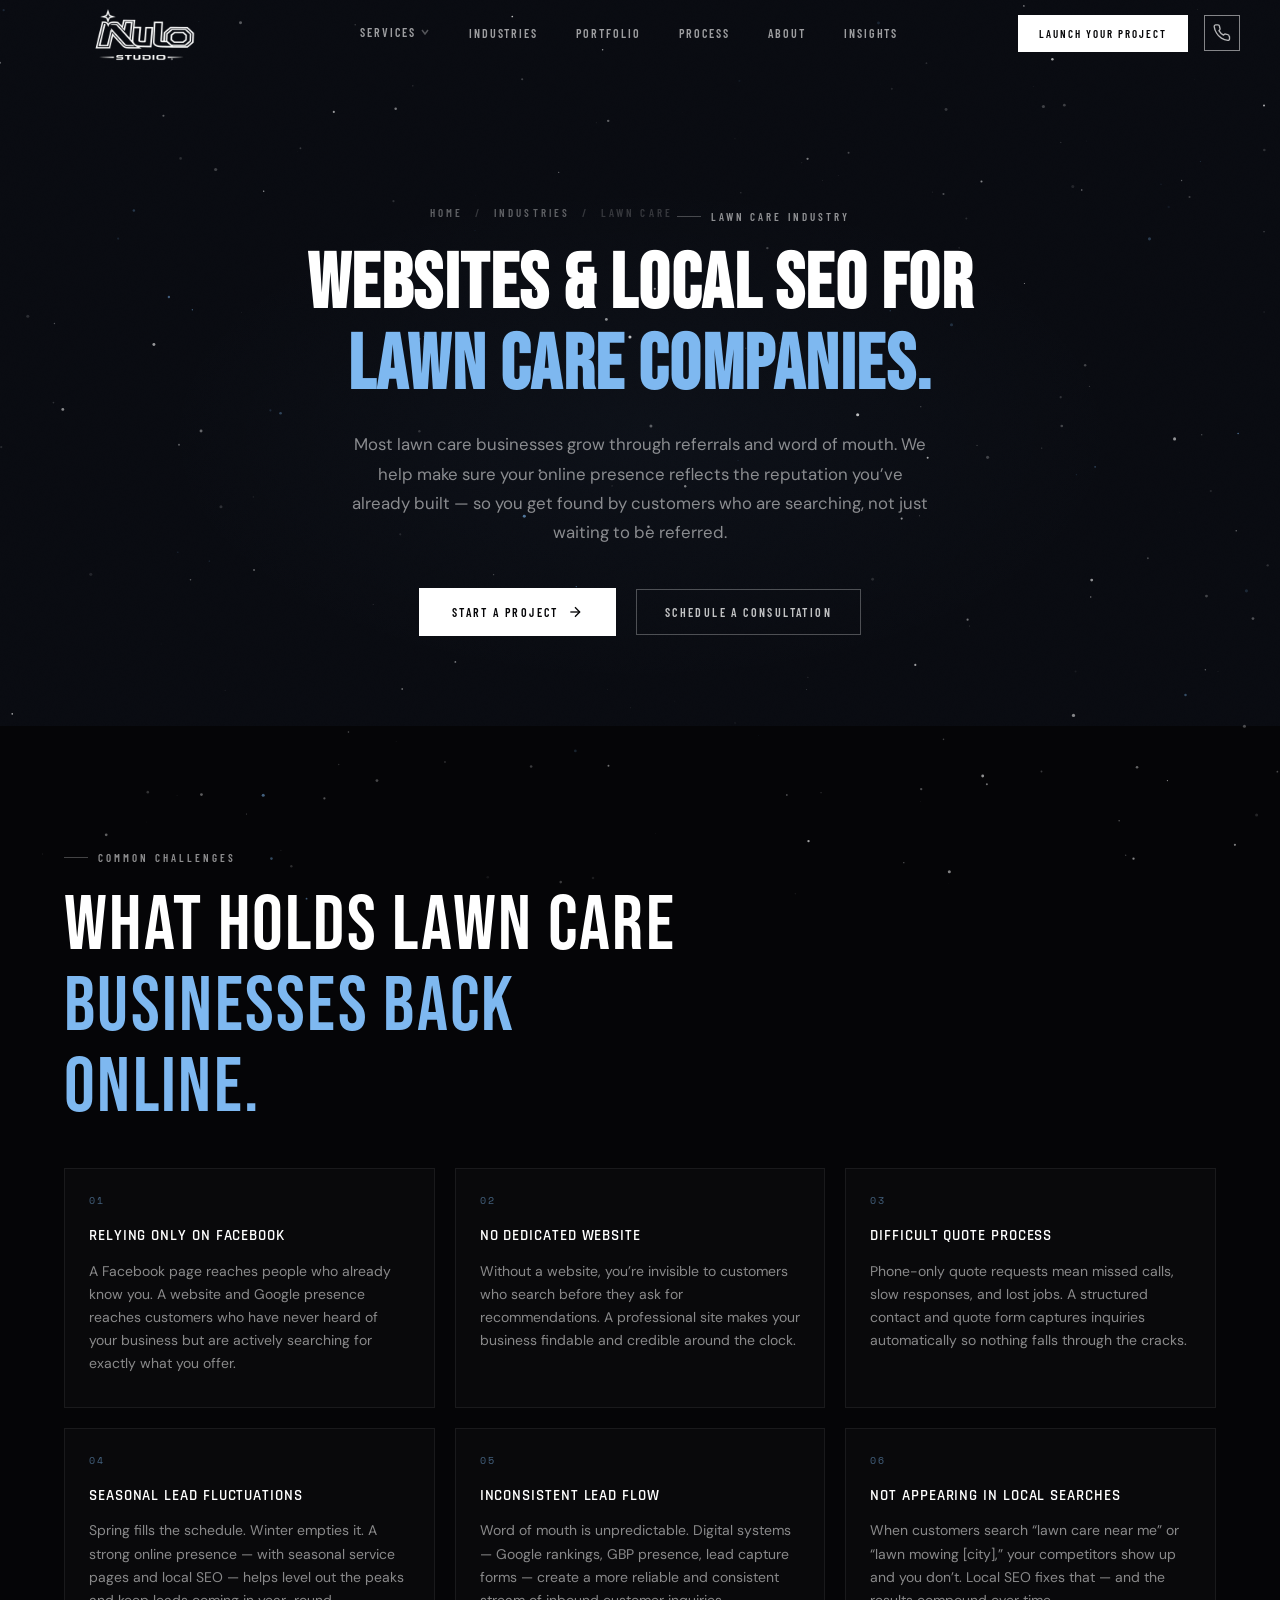
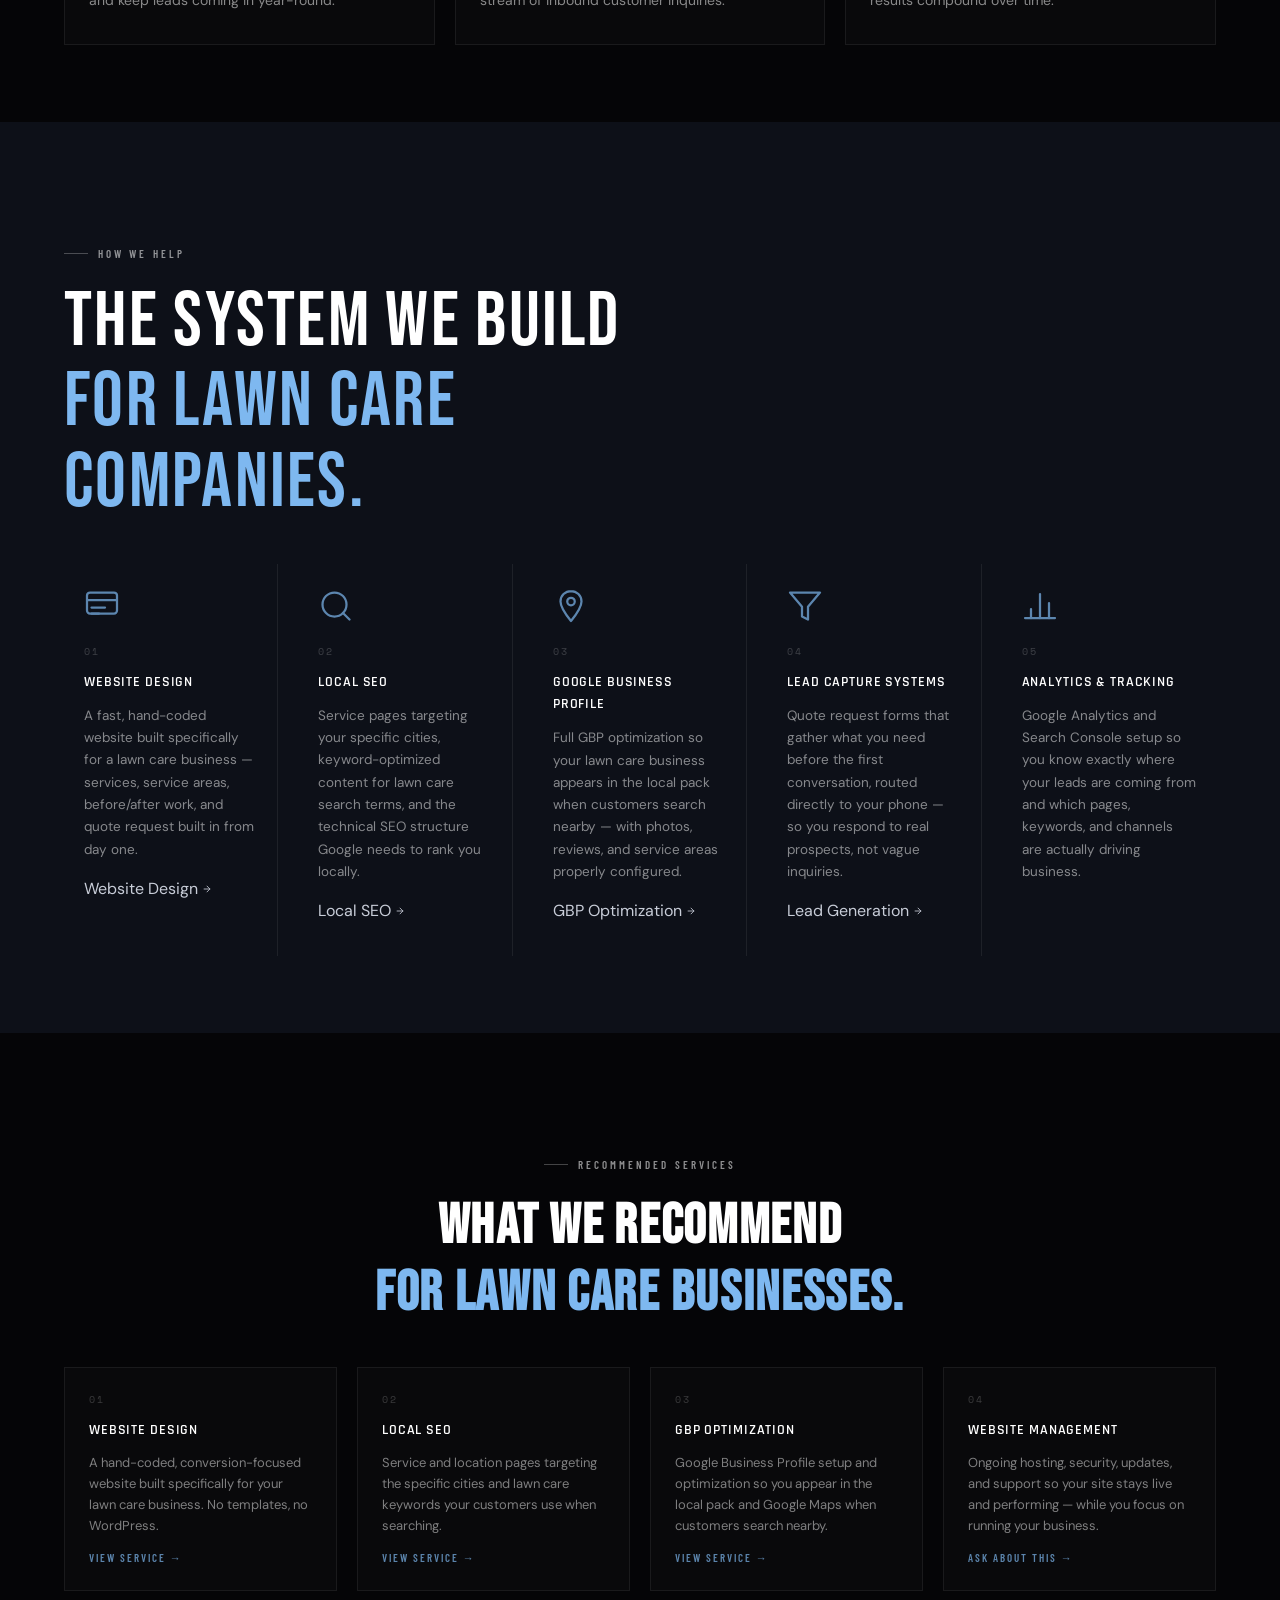
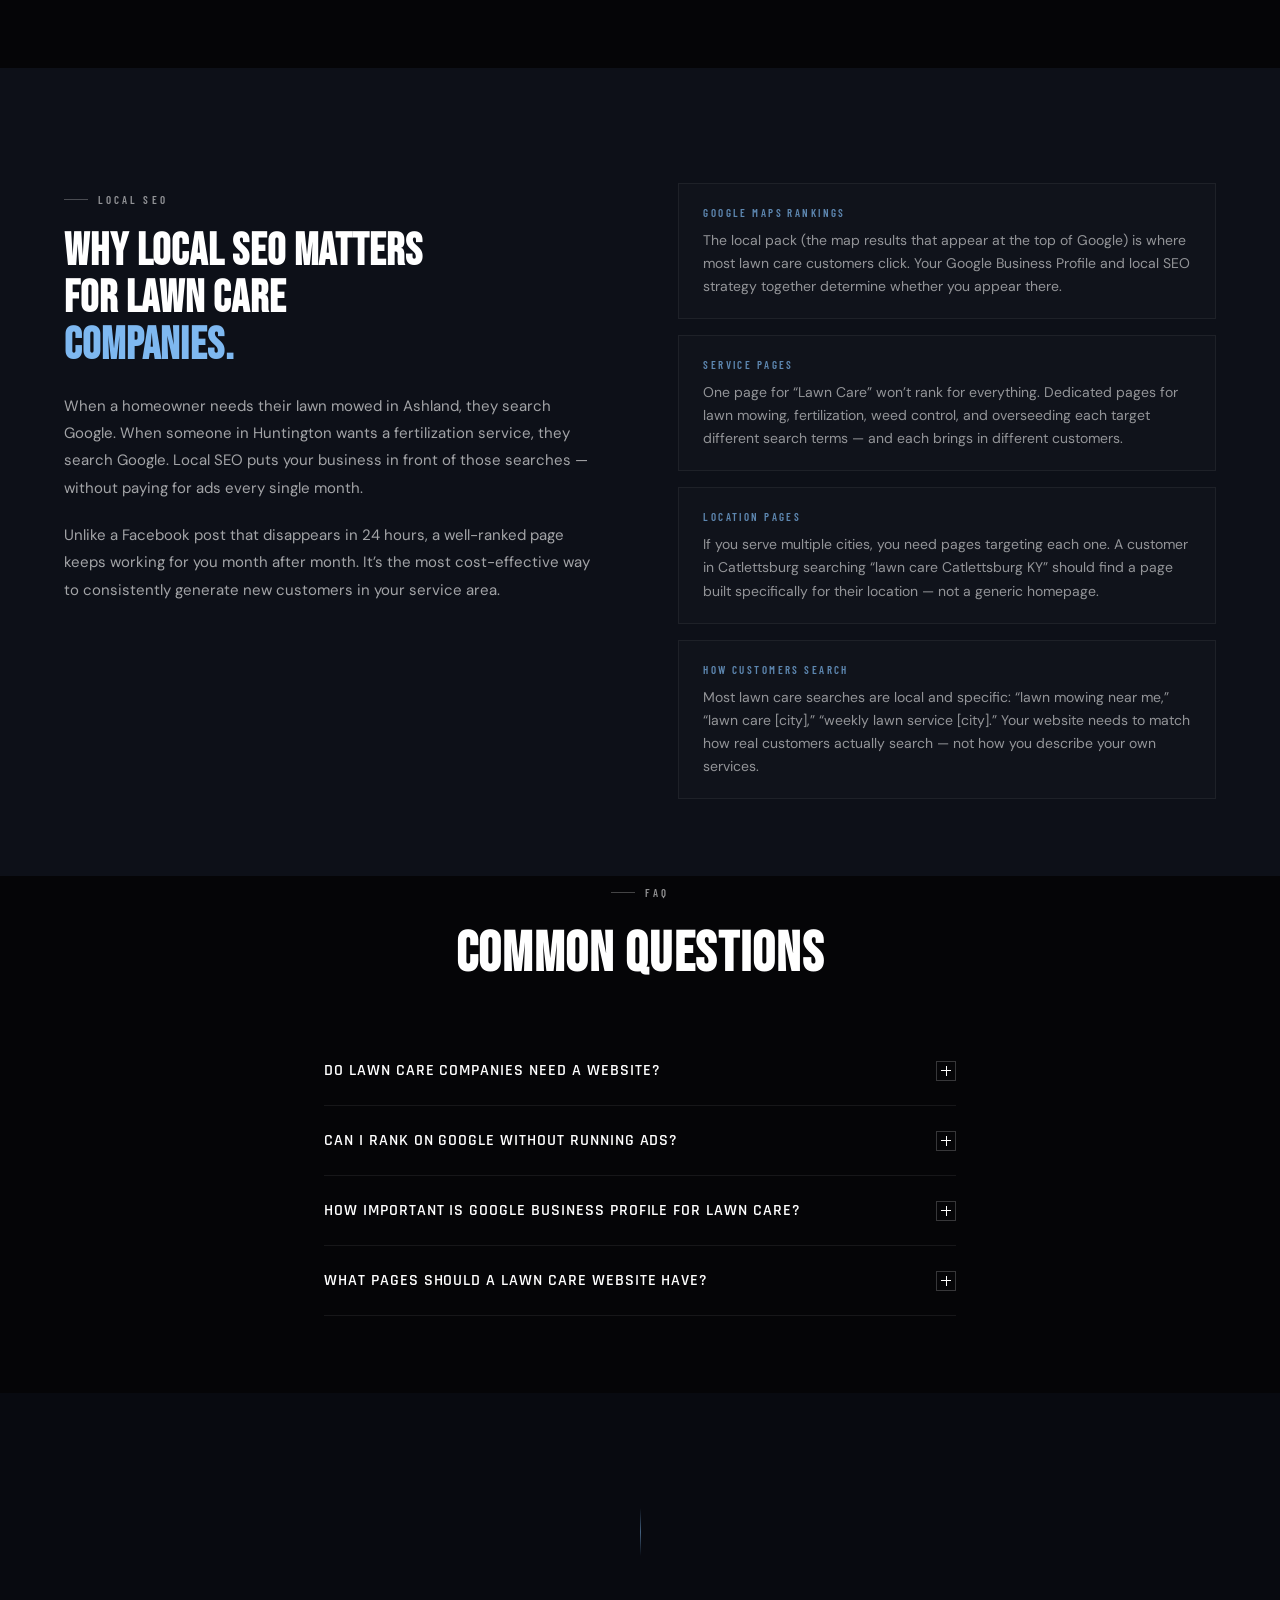
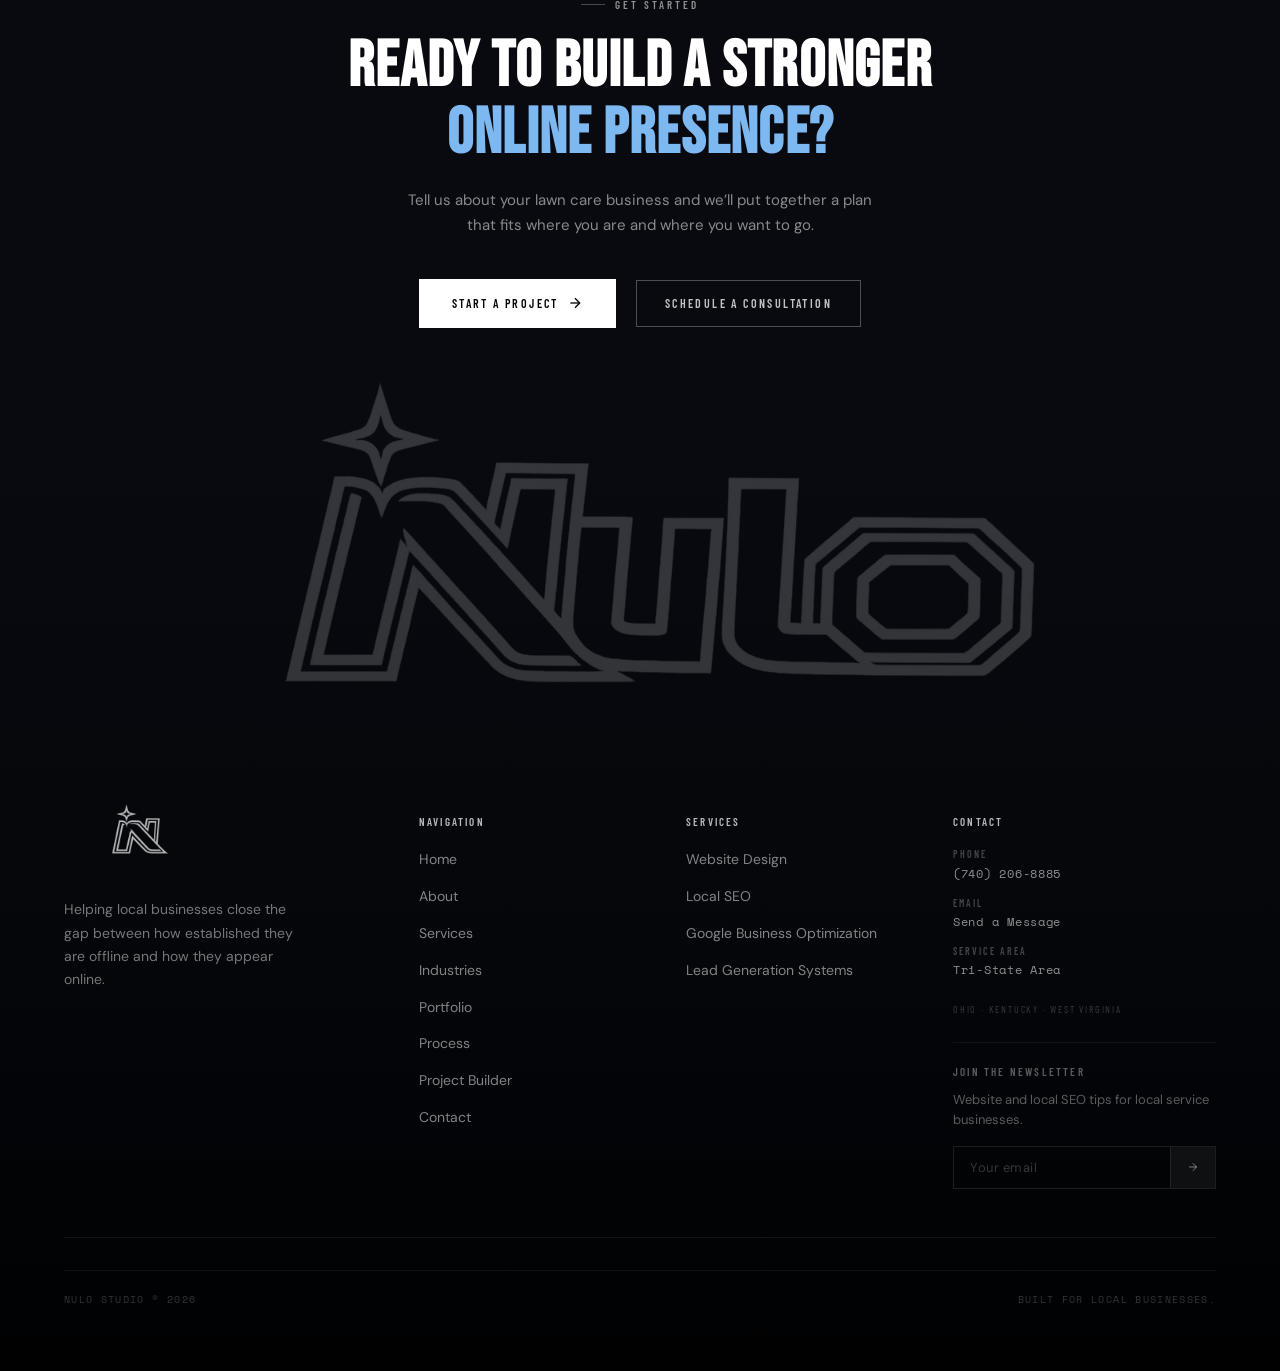
<file: industries/lawn-care.html>
<!DOCTYPE html>
<html lang="en-US">

<head>

  <script async src="https://www.googletagmanager.com/gtag/js?id=G-QD3FRN70FR"></script>
  <script>
    window.dataLayer = window.dataLayer || [];
    function gtag(){dataLayer.push(arguments);}
    gtag('js', new Date());
    gtag('config', 'G-QD3FRN70FR');
  </script>

  <meta charset="UTF-8">
  <meta name="viewport" content="width=device-width, initial-scale=1.0">
  <meta http-equiv="X-UA-Compatible" content="IE=edge">

  <title>Websites &amp; Local SEO for Lawn Care Companies | Nulo Studio — Tri-State Area</title>
  <meta name="description" content="Nulo Studio builds custom websites, local SEO systems, and lead generation tools for lawn care and lawn maintenance businesses across the Tri-State Area — Ohio, Kentucky, and West Virginia.">
  <meta name="author" content="Aron Alley — Nulo Studio">
  <meta name="robots" content="index, follow, max-snippet:-1, max-image-preview:large">

  <meta name="geo.region" content="US-KY">
  <meta name="geo.region" content="US-OH">
  <meta name="geo.region" content="US-WV">
  <meta name="theme-color" content="#050507">

  <link rel="canonical" href="https://nulostudio.com/industries/lawn-care.html">

  <meta property="og:type" content="website">
  <meta property="og:site_name" content="Nulo Studio">
  <meta property="og:locale" content="en_US">
  <meta property="og:title" content="Websites &amp; Local SEO for Lawn Care Companies | Nulo Studio">
  <meta property="og:description" content="Custom websites and local SEO systems built specifically for lawn care and lawn maintenance businesses across Ohio, Kentucky, and West Virginia.">
  <meta property="og:url" content="https://nulostudio.com/industries/lawn-care.html">
  <meta property="og:image" content="https://nulostudio.com/images/socialPreview.png">

  <meta name="twitter:card" content="summary_large_image">
  <meta name="twitter:title" content="Websites &amp; Local SEO for Lawn Care Companies | Nulo Studio">
  <meta name="twitter:description" content="Custom websites and local SEO systems for lawn care businesses in the Tri-State Area.">
  <meta name="twitter:image" content="https://nulostudio.com/images/socialPreview.png">

  <script type="application/ld+json">
  {
    "@context": "https://schema.org",
    "@graph": [
      {
        "@type": "WebPage",
        "@id": "https://nulostudio.com/industries/lawn-care.html#webpage",
        "url": "https://nulostudio.com/industries/lawn-care.html",
        "name": "Websites & Local SEO for Lawn Care Companies | Nulo Studio — Tri-State Area",
        "description": "Nulo Studio builds custom websites, local SEO, and lead generation systems for lawn care businesses across Ohio, Kentucky, and West Virginia.",
        "inLanguage": "en-US",
        "isPartOf": { "@id": "https://nulostudio.com/#website" },
        "about": { "@id": "https://nulostudio.com/#localbusiness" },
        "breadcrumb": {
          "@type": "BreadcrumbList",
          "itemListElement": [
            { "@type": "ListItem", "position": 1, "name": "Home",       "item": "https://nulostudio.com/" },
            { "@type": "ListItem", "position": 2, "name": "Industries", "item": "https://nulostudio.com/industries/" },
            { "@type": "ListItem", "position": 3, "name": "Lawn Care",  "item": "https://nulostudio.com/industries/lawn-care.html" }
          ]
        }
      },
      {
        "@type": "Service",
        "@id": "https://nulostudio.com/industries/lawn-care.html#service",
        "name": "Website Design and Local SEO for Lawn Care Companies",
        "provider": { "@id": "https://nulostudio.com/#organization" },
        "serviceType": ["Website Design", "Local SEO", "Lead Generation", "Google Business Profile Optimization"],
        "areaServed": [
          { "@type": "City", "name": "Ashland",    "containedInPlace": { "@type": "State", "name": "Kentucky" } },
          { "@type": "City", "name": "Huntington", "containedInPlace": { "@type": "State", "name": "West Virginia" } },
          { "@type": "City", "name": "Portsmouth", "containedInPlace": { "@type": "State", "name": "Ohio" } }
        ],
        "description": "Custom websites, local SEO, Google Business Profile optimization, and lead generation systems built specifically for lawn care and lawn maintenance businesses."
      },
      {
        "@type": "FAQPage",
        "@id": "https://nulostudio.com/industries/lawn-care.html#faq",
        "mainEntity": [
          {
            "@type": "Question",
            "name": "Do lawn care companies need a website?",
            "acceptedAnswer": {
              "@type": "Answer",
              "text": "Yes. Most lawn care customers search Google before hiring — even if they plan to ask a friend for a referral. A professional website gives you a place to capture those searches, show your work, and collect quote requests while you're on the job."
            }
          },
          {
            "@type": "Question",
            "name": "Can a lawn care company rank on Google without running ads?",
            "acceptedAnswer": {
              "@type": "Answer",
              "text": "Yes. Local SEO and Google Business Profile optimization can put your lawn care business in front of customers searching in your area without paying for ads every month. It takes time to build, but the results are sustainable."
            }
          },
          {
            "@type": "Question",
            "name": "How important is Google Business Profile for lawn care?",
            "acceptedAnswer": {
              "@type": "Answer",
              "text": "Very important. Google Business Profile controls how your business appears in Google Maps and local search results. A fully optimized profile — with photos, reviews, and accurate service areas — significantly increases your visibility to customers searching nearby."
            }
          },
          {
            "@type": "Question",
            "name": "What pages should a lawn care website have?",
            "acceptedAnswer": {
              "@type": "Answer",
              "text": "At minimum: a homepage, a services page for each service you offer (lawn mowing, fertilization, weed control, etc.), a service area page covering your cities and towns, and a contact or quote request page. Individual service pages help you rank for specific searches."
            }
          }
        ]
      }
    ]
  }
  </script>

  <link rel="preconnect" href="https://fonts.googleapis.com">
  <link rel="preconnect" href="https://fonts.gstatic.com" crossorigin>
  <link href="https://fonts.googleapis.com/css2?family=Bebas+Neue&family=Rajdhani:wght@400;500;600;700&family=DM+Sans:ital,opsz,wght@0,9..40,300;0,9..40,400;0,9..40,500;1,9..40,300&family=Space+Mono:wght@400;700&family=Barlow+Condensed:wght@300;400;500;600&display=swap" rel="stylesheet">

  <link rel="stylesheet" href="../css/styleGlobal.css">
  <link rel="stylesheet" href="../css/styleIndustries.css">

  <link rel="icon" type="image/png" href="../NSFavicon.png">
  <link rel="apple-touch-icon" href="../NSFavicon.png">

</head>

<body>

  <div class="noiseOverlay" aria-hidden="true"></div>
  <canvas id="starCanvas" aria-hidden="true"></canvas>
  <div class="asteroidLayer" aria-hidden="true"></div>


  <!-- ============================================================
    SITE HEADER / NAV  (global — Industries active)
  ============================================================ -->

  <header class="siteHeader" id="siteHeader">
    <nav class="mainNav" aria-label="Main navigation">

      <div class="navLogo">
        <a href="../index.html" aria-label="Nulo Studio home">
          <img src="../logos/MasterLogo.png" alt="Nulo Studio — website design and local SEO" width="200" height="200">
        </a>
      </div>

      <ul class="navLinks" role="list">
        <li class="navDropParent">
          <a href="../services.html">
            Services
            <svg class="navDropArrow" viewBox="0 0 10 10" fill="none" stroke="currentColor" stroke-width="1.5">
              <polyline points="2,3 5,7 8,3"/>
            </svg>
          </a>
          <div class="navDropMenu navServicesMenu">
            <div class="navServicesGrid">
              <a href="../services/website-design.html" class="navServiceItem">
                <span class="navServiceIcon" aria-hidden="true">
                  <svg viewBox="0 0 24 24" fill="none" stroke="currentColor" stroke-width="1.3" stroke-linecap="round" stroke-linejoin="round">
                    <rect x="2" y="3" width="20" height="18" rx="2"/>
                    <line x1="2" y1="8" x2="22" y2="8"/>
                    <rect x="4" y="4.5" width="11" height="2" rx="1"/>
                    <line x1="5" y1="13" x2="19" y2="13"/>
                    <line x1="5" y1="17" x2="14" y2="17"/>
                  </svg>
                </span>
                <span class="navServiceTitle">Website Design</span>
                <span class="navServiceDesc">Custom websites built to establish trust and convert visitors into customers.</span>
              </a>
              <a href="../services/local-seo.html" class="navServiceItem">
                <span class="navServiceIcon" aria-hidden="true">
                  <svg viewBox="0 0 24 24" fill="none" stroke="currentColor" stroke-width="1.3" stroke-linecap="round" stroke-linejoin="round">
                    <path d="M12 2C8.13 2 5 5.13 5 9c0 4.42 7 13 7 13s7-8.58 7-13c0-3.87-3.13-7-7-7z"/>
                    <circle cx="12" cy="9" r="2.5"/>
                  </svg>
                </span>
                <span class="navServiceTitle">Local SEO</span>
                <span class="navServiceDesc">Help customers find your business in local search results and Google Maps.</span>
              </a>
              <a href="../services/google-business.html" class="navServiceItem">
                <span class="navServiceIcon" aria-hidden="true">
                  <svg viewBox="0 0 24 24" fill="none" stroke="currentColor" stroke-width="1.3" stroke-linecap="round" stroke-linejoin="round">
                    <path d="M12 2C8.13 2 5 5.13 5 9c0 4.42 7 13 7 13s7-8.58 7-13c0-3.87-3.13-7-7-7z"/>
                    <polygon points="12 5.5 12.9 8.1 15.7 8.1 13.4 9.7 14.3 12.3 12 10.7 9.7 12.3 10.6 9.7 8.3 8.1 11.1 8.1 12 5.5"/>
                  </svg>
                </span>
                <span class="navServiceTitle">Google Business Optimization</span>
                <span class="navServiceDesc">Improve visibility, credibility, and local rankings.</span>
              </a>
              <a href="../services/lead-generation.html" class="navServiceItem">
                <span class="navServiceIcon" aria-hidden="true">
                  <svg viewBox="0 0 24 24" fill="none" stroke="currentColor" stroke-width="1.3" stroke-linecap="round" stroke-linejoin="round">
                    <polygon points="12 2 2 7 12 12 22 7 12 2"/>
                    <polyline points="2 17 12 22 22 17"/>
                    <polyline points="2 12 12 17 22 12"/>
                  </svg>
                </span>
                <span class="navServiceTitle">Lead Generation Systems</span>
                <span class="navServiceDesc">Capture, organize, and manage inbound opportunities.</span>
              </a>
            </div>
            <a href="../services.html" class="navServicesViewAll">
              View All Services
              <svg viewBox="0 0 24 24" fill="none" stroke="currentColor" stroke-width="2" stroke-linecap="round" stroke-linejoin="round" aria-hidden="true">
                <line x1="5" y1="12" x2="19" y2="12"/>
                <polyline points="12 5 19 12 12 19"/>
              </svg>
            </a>
          </div>
        </li>
        <li><a href="../index.html#industries">Industries</a></li>
        <li><a href="../portfolio.html">Portfolio</a></li>
        <li><a href="../process.html">Process</a></li>
        <li><a href="../about.html">About</a></li>
        <li><a href="../blog.html">Insights</a></li>
      </ul>

      <div class="navRight">
        <a href="../projectBuilder.html" class="navCtaBtn">Launch Your Project</a>
        <a href="tel:+17402068885" class="navCallBtn" aria-label="Call Nulo Studio">
          <svg class="navCallIcon" viewBox="0 0 24 24">
            <path d="M22 16.92v3a2 2 0 0 1-2.18 2 19.79 19.79 0 0 1-8.63-3.07A19.5 19.5 0 0 1 4.69 12 19.79 19.79 0 0 1 1.61 3.41 2 2 0 0 1 3.6 1.23h3a2 2 0 0 1 2 1.72c.127.96.361 1.903.7 2.81a2 2 0 0 1-.45 2.11L7.91 8.91a16 16 0 0 0 6 6l.91-.91a2 2 0 0 1 2.11-.45c.907.339 1.85.573 2.81.7a2 2 0 0 1 1.72 2.02z"/>
          </svg>
          <span class="navCallTooltip">Call Nulo Studio: (740)-206-8885</span>
        </a>
        <button class="navHamburger" id="navHamburger" aria-label="Toggle menu" aria-expanded="false" aria-controls="navMobileDrawer">
          <span class="navMenuDot navMenuDot1"></span><span class="navMenuDot navMenuDot2"></span><span class="navMenuDot navMenuDot3"></span>
          <span class="navMenuDot navMenuDot4"></span><span class="navMenuDot navMenuDot5"></span><span class="navMenuDot navMenuDot6"></span>
          <span class="navMenuDot navMenuDot7"></span><span class="navMenuDot navMenuDot8"></span><span class="navMenuDot navMenuDot9"></span>
          <span class="navMenuDot navMenuDotX1" aria-hidden="true"></span><span class="navMenuDot navMenuDotX2" aria-hidden="true"></span>
          <span class="navMenuDot navMenuDotX3" aria-hidden="true"></span><span class="navMenuDot navMenuDotX4" aria-hidden="true"></span>
        </button>
      </div>

    </nav>
  </header>

  <nav class="navMobileDrawer" id="navMobileDrawer" aria-label="Mobile navigation">
    <a href="../index.html" class="navMobileLink">Home</a>
    <a href="../services.html" class="navMobileLink">Services</a>
    <div class="navMobileSubLinks">
      <a href="../services/website-design.html">Website Design</a>
      <a href="../services/local-seo.html">Local SEO</a>
      <a href="../services/google-business.html">Google Business</a>
      <a href="../services/lead-generation.html">Lead Generation</a>
    </div>
    <a href="../index.html#industries" class="navMobileLink">Industries</a>
    <a href="../portfolio.html" class="navMobileLink">Portfolio</a>
    <a href="../process.html" class="navMobileLink">Process</a>
    <a href="../about.html" class="navMobileLink">About</a>
    <a href="../blog.html" class="navMobileLink">Insights</a>
    <div class="navMobileBottom">
      <a href="tel:+17402068885" class="navMobilePhone">(740)-206-8885</a>
      <a href="../projectBuilder.html" class="btnPrimary">Launch Your Project</a>
    </div>
  </nav>


  <main id="main-content" aria-label="Websites and local SEO for lawn care companies">


    <!-- ============================================================
      HERO
    ============================================================ -->

    <section class="indHeroSection" aria-labelledby="indPageHeroTitle">
      <div class="indHeroGlow" aria-hidden="true"></div>
      <div class="indHeroInner">

        <!-- Breadcrumb -->
        <nav class="indHeroEyebrow revealFade" aria-label="Breadcrumb">
          <a href="../index.html">Home</a>
          <span aria-hidden="true">/</span>
          <a href="index.html">Industries</a>
          <span aria-hidden="true">/</span>
          <span>Lawn Care</span>
        </nav>

        <div class="sectionLabel revealFade revealDelay1" style="justify-content:center;margin-top:var(--sp4)">
          <span>Lawn Care Industry</span>
        </div>

        <h1 class="indHeroTitle revealUp revealDelay2" id="indPageHeroTitle">
          Websites &amp; Local SEO for<br><span class="textAccent">Lawn Care Companies.</span>
        </h1>

        <p class="indHeroSub revealUp revealDelay3">
          Most lawn care businesses grow through referrals and word of mouth. We help make sure your online presence reflects the reputation you&rsquo;ve already built &mdash; so you get found by customers who are searching, not just waiting to be referred.
        </p>

        <div class="indHeroCtas revealUp revealDelay4">
          <a href="../projectBuilder.html" class="btnPrimary">
            Start a Project
            <svg width="16" height="16" viewBox="0 0 24 24" fill="none" stroke="currentColor" stroke-width="2" aria-hidden="true">
              <line x1="5" y1="12" x2="19" y2="12"/>
              <polyline points="12 5 19 12 12 19"/>
            </svg>
          </a>
          <a href="../contact.html" class="btnGhost">Schedule a Consultation</a>
        </div>

      </div>
    </section>


    <!-- ============================================================
      INDUSTRY CHALLENGES
    ============================================================ -->

    <section class="sectionWrapper indChallSection" aria-labelledby="indChallTitle">
      <div class="containerWide">

        <div class="indChallHeader revealUp">
          <div class="sectionLabel">
            <span>Common Challenges</span>
          </div>
          <h2 class="sectionTitle" id="indChallTitle">
            What Holds Lawn Care<br><span class="textAccent">Businesses Back Online.</span>
          </h2>
        </div>

        <div class="indChallGrid">

          <div class="indChallCard revealUp">
            <span class="indChallNum">01</span>
            <h3 class="indChallTitle">Relying Only on Facebook</h3>
            <p class="indChallText">A Facebook page reaches people who already know you. A website and Google presence reaches customers who have never heard of your business but are actively searching for exactly what you offer.</p>
          </div>

          <div class="indChallCard revealUp revealDelay1">
            <span class="indChallNum">02</span>
            <h3 class="indChallTitle">No Dedicated Website</h3>
            <p class="indChallText">Without a website, you&rsquo;re invisible to customers who search before they ask for recommendations. A professional site makes your business findable and credible around the clock.</p>
          </div>

          <div class="indChallCard revealUp revealDelay2">
            <span class="indChallNum">03</span>
            <h3 class="indChallTitle">Difficult Quote Process</h3>
            <p class="indChallText">Phone-only quote requests mean missed calls, slow responses, and lost jobs. A structured contact and quote form captures inquiries automatically so nothing falls through the cracks.</p>
          </div>

          <div class="indChallCard revealUp">
            <span class="indChallNum">04</span>
            <h3 class="indChallTitle">Seasonal Lead Fluctuations</h3>
            <p class="indChallText">Spring fills the schedule. Winter empties it. A strong online presence — with seasonal service pages and local SEO — helps level out the peaks and keep leads coming in year-round.</p>
          </div>

          <div class="indChallCard revealUp revealDelay1">
            <span class="indChallNum">05</span>
            <h3 class="indChallTitle">Inconsistent Lead Flow</h3>
            <p class="indChallText">Word of mouth is unpredictable. Digital systems — Google rankings, GBP presence, lead capture forms — create a more reliable and consistent stream of inbound customer inquiries.</p>
          </div>

          <div class="indChallCard revealUp revealDelay2">
            <span class="indChallNum">06</span>
            <h3 class="indChallTitle">Not Appearing in Local Searches</h3>
            <p class="indChallText">When customers search &ldquo;lawn care near me&rdquo; or &ldquo;lawn mowing [city],&rdquo; your competitors show up and you don&rsquo;t. Local SEO fixes that &mdash; and the results compound over time.</p>
          </div>

        </div>

      </div>
    </section>


    <!-- ============================================================
      HOW NULO HELPS
    ============================================================ -->

    <section class="sectionWrapperAlt indHelpSection" aria-labelledby="indHelpTitle">
      <div class="containerWide">

        <div class="indHelpHeader revealUp">
          <div class="sectionLabel">
            <span>How We Help</span>
          </div>
          <h2 class="sectionTitle" id="indHelpTitle">
            The System We Build<br><span class="textAccent">For Lawn Care Companies.</span>
          </h2>
        </div>

        <div class="indHelpGrid">

          <div class="indHelpItem revealUp">
            <div class="indHelpIcon" aria-hidden="true">
              <svg viewBox="0 0 24 24" fill="none" stroke="currentColor" stroke-width="1.5" stroke-linecap="round" stroke-linejoin="round">
                <rect x="2" y="3" width="20" height="14" rx="2"/>
                <line x1="2" y1="8" x2="22" y2="8"/>
                <line x1="5" y1="13" x2="14" y2="13"/>
                <line x1="5" y1="17" x2="10" y2="17"/>
              </svg>
            </div>
            <span class="indHelpNum">01</span>
            <h3 class="indHelpTitle">Website Design</h3>
            <p class="indHelpText">A fast, hand-coded website built specifically for a lawn care business — services, service areas, before/after work, and quote request built in from day one.</p>
            <a href="../services/website-design.html" class="howStepLink">
              Website Design
              <svg width="10" height="10" viewBox="0 0 24 24" fill="none" stroke="currentColor" stroke-width="2" stroke-linecap="round" aria-hidden="true"><line x1="5" y1="12" x2="19" y2="12"/><polyline points="12 5 19 12 12 19"/></svg>
            </a>
          </div>

          <div class="indHelpItem revealUp revealDelay1">
            <div class="indHelpIcon" aria-hidden="true">
              <svg viewBox="0 0 24 24" fill="none" stroke="currentColor" stroke-width="1.5" stroke-linecap="round" stroke-linejoin="round">
                <circle cx="11" cy="11" r="8"/>
                <line x1="21" y1="21" x2="16.65" y2="16.65"/>
              </svg>
            </div>
            <span class="indHelpNum">02</span>
            <h3 class="indHelpTitle">Local SEO</h3>
            <p class="indHelpText">Service pages targeting your specific cities, keyword-optimized content for lawn care search terms, and the technical SEO structure Google needs to rank you locally.</p>
            <a href="../services/local-seo.html" class="howStepLink">
              Local SEO
              <svg width="10" height="10" viewBox="0 0 24 24" fill="none" stroke="currentColor" stroke-width="2" stroke-linecap="round" aria-hidden="true"><line x1="5" y1="12" x2="19" y2="12"/><polyline points="12 5 19 12 12 19"/></svg>
            </a>
          </div>

          <div class="indHelpItem revealUp revealDelay2">
            <div class="indHelpIcon" aria-hidden="true">
              <svg viewBox="0 0 24 24" fill="none" stroke="currentColor" stroke-width="1.5" stroke-linecap="round" stroke-linejoin="round">
                <path d="M12 2C8.13 2 5 5.13 5 9c0 4.42 7 13 7 13s7-8.58 7-13c0-3.87-3.13-7-7-7z"/>
                <circle cx="12" cy="9" r="2.5"/>
              </svg>
            </div>
            <span class="indHelpNum">03</span>
            <h3 class="indHelpTitle">Google Business Profile</h3>
            <p class="indHelpText">Full GBP optimization so your lawn care business appears in the local pack when customers search nearby — with photos, reviews, and service areas properly configured.</p>
            <a href="../services/google-business.html" class="howStepLink">
              GBP Optimization
              <svg width="10" height="10" viewBox="0 0 24 24" fill="none" stroke="currentColor" stroke-width="2" stroke-linecap="round" aria-hidden="true"><line x1="5" y1="12" x2="19" y2="12"/><polyline points="12 5 19 12 12 19"/></svg>
            </a>
          </div>

          <div class="indHelpItem revealUp revealDelay3">
            <div class="indHelpIcon" aria-hidden="true">
              <svg viewBox="0 0 24 24" fill="none" stroke="currentColor" stroke-width="1.5" stroke-linecap="round" stroke-linejoin="round">
                <polygon points="22,3 2,3 10,12.46 10,19 14,21 14,12.46"/>
              </svg>
            </div>
            <span class="indHelpNum">04</span>
            <h3 class="indHelpTitle">Lead Capture Systems</h3>
            <p class="indHelpText">Quote request forms that gather what you need before the first conversation, routed directly to your phone — so you respond to real prospects, not vague inquiries.</p>
            <a href="../services/lead-generation.html" class="howStepLink">
              Lead Generation
              <svg width="10" height="10" viewBox="0 0 24 24" fill="none" stroke="currentColor" stroke-width="2" stroke-linecap="round" aria-hidden="true"><line x1="5" y1="12" x2="19" y2="12"/><polyline points="12 5 19 12 12 19"/></svg>
            </a>
          </div>

          <div class="indHelpItem revealUp revealDelay4">
            <div class="indHelpIcon" aria-hidden="true">
              <svg viewBox="0 0 24 24" fill="none" stroke="currentColor" stroke-width="1.5" stroke-linecap="round" stroke-linejoin="round">
                <line x1="18" y1="20" x2="18" y2="10"/>
                <line x1="12" y1="20" x2="12" y2="4"/>
                <line x1="6"  y1="20" x2="6"  y2="14"/>
                <line x1="2"  y1="20" x2="22" y2="20"/>
              </svg>
            </div>
            <span class="indHelpNum">05</span>
            <h3 class="indHelpTitle">Analytics &amp; Tracking</h3>
            <p class="indHelpText">Google Analytics and Search Console setup so you know exactly where your leads are coming from and which pages, keywords, and channels are actually driving business.</p>
          </div>

        </div>

      </div>
    </section>


    <!-- ============================================================
      RECOMMENDED SERVICES
    ============================================================ -->

    <section class="sectionWrapper indSvcSection" aria-labelledby="indSvcTitle">
      <div class="containerWide">

        <div class="indSvcHeader revealUp">
          <div class="sectionLabel" style="justify-content:center">
            <span>Recommended Services</span>
          </div>
          <h2 class="sectionTitleSm" id="indSvcTitle">
            What We Recommend<br><span class="textAccent">for Lawn Care Businesses.</span>
          </h2>
        </div>

        <div class="indSvcGrid">

          <a href="../services/website-design.html" class="indSvcCard revealUp">
            <span class="indSvcCardNum">01</span>
            <span class="indSvcCardTitle">Website Design</span>
            <p class="indSvcCardText">A hand-coded, conversion-focused website built specifically for your lawn care business. No templates, no WordPress.</p>
            <span class="indSvcCardArrow">View Service →</span>
          </a>

          <a href="../services/local-seo.html" class="indSvcCard revealUp revealDelay1">
            <span class="indSvcCardNum">02</span>
            <span class="indSvcCardTitle">Local SEO</span>
            <p class="indSvcCardText">Service and location pages targeting the specific cities and lawn care keywords your customers use when searching.</p>
            <span class="indSvcCardArrow">View Service →</span>
          </a>

          <a href="../services/google-business.html" class="indSvcCard revealUp revealDelay2">
            <span class="indSvcCardNum">03</span>
            <span class="indSvcCardTitle">GBP Optimization</span>
            <p class="indSvcCardText">Google Business Profile setup and optimization so you appear in the local pack and Google Maps when customers search nearby.</p>
            <span class="indSvcCardArrow">View Service →</span>
          </a>

          <a href="../contact.html" class="indSvcCard revealUp revealDelay3">
            <span class="indSvcCardNum">04</span>
            <span class="indSvcCardTitle">Website Management</span>
            <p class="indSvcCardText">Ongoing hosting, security, updates, and support so your site stays live and performing — while you focus on running your business.</p>
            <span class="indSvcCardArrow">Ask About This →</span>
          </a>

        </div>

      </div>
    </section>


    <!-- ============================================================
      WHY LOCAL SEO MATTERS FOR LAWN CARE
    ============================================================ -->

    <section class="sectionWrapperAlt indSeoSection" aria-labelledby="indSeoTitle">
      <div class="containerWide">

        <div class="indSeoGrid">

          <div class="indSeoLeft revealLeft">
            <div class="sectionLabel">
              <span>Local SEO</span>
            </div>
            <h2 class="indSeoTitle" id="indSeoTitle">
              Why Local SEO Matters<br>for Lawn Care<br><span class="textAccent">Companies.</span>
            </h2>
            <p class="indSeoPara">
              When a homeowner needs their lawn mowed in Ashland, they search Google. When someone in Huntington wants a fertilization service, they search Google. Local SEO puts your business in front of those searches &mdash; without paying for ads every single month.
            </p>
            <p class="indSeoPara">
              Unlike a Facebook post that disappears in 24 hours, a well-ranked page keeps working for you month after month. It&rsquo;s the most cost-effective way to consistently generate new customers in your service area.
            </p>
          </div>

          <div class="indSeoRight revealRight revealDelay1">

            <div class="indSeoPoint">
              <span class="indSeoPointLabel">Google Maps Rankings</span>
              <p class="indSeoPointText">The local pack (the map results that appear at the top of Google) is where most lawn care customers click. Your Google Business Profile and local SEO strategy together determine whether you appear there.</p>
            </div>

            <div class="indSeoPoint">
              <span class="indSeoPointLabel">Service Pages</span>
              <p class="indSeoPointText">One page for &ldquo;Lawn Care&rdquo; won&rsquo;t rank for everything. Dedicated pages for lawn mowing, fertilization, weed control, and overseeding each target different search terms — and each brings in different customers.</p>
            </div>

            <div class="indSeoPoint">
              <span class="indSeoPointLabel">Location Pages</span>
              <p class="indSeoPointText">If you serve multiple cities, you need pages targeting each one. A customer in Catlettsburg searching &ldquo;lawn care Catlettsburg KY&rdquo; should find a page built specifically for their location — not a generic homepage.</p>
            </div>

            <div class="indSeoPoint">
              <span class="indSeoPointLabel">How Customers Search</span>
              <p class="indSeoPointText">Most lawn care searches are local and specific: &ldquo;lawn mowing near me,&rdquo; &ldquo;lawn care [city],&rdquo; &ldquo;weekly lawn service [city].&rdquo; Your website needs to match how real customers actually search &mdash; not how you describe your own services.</p>
            </div>

          </div>

        </div>

      </div>
    </section>


    <!-- ============================================================
      FAQ
    ============================================================ -->

    <section class="sectionWrapper indFaqSection" id="faq" aria-labelledby="indFaqTitle">
      <div class="containerNarrow">

        <div class="indFaqHeader revealUp">
          <div class="sectionLabel" style="justify-content:center">
            <span>FAQ</span>
          </div>
          <h2 class="sectionTitleSm" id="indFaqTitle">Common Questions</h2>
        </div>

        <div class="revealUp revealDelay1">

          <div class="faqItem">
            <button class="faqQuestion" type="button" aria-expanded="false">
              Do lawn care companies need a website?
              <span class="faqIcon" aria-hidden="true"></span>
            </button>
            <div class="faqAnswer" role="region">
              <div class="faqAnswerInner">Yes. Most lawn care customers search Google before hiring — even when they plan to ask a friend for a referral first. A professional website gives your business a place to capture those searches, show your work, and collect quote requests while you&rsquo;re out on the job.</div>
            </div>
          </div>

          <div class="faqItem">
            <button class="faqQuestion" type="button" aria-expanded="false">
              Can I rank on Google without running ads?
              <span class="faqIcon" aria-hidden="true"></span>
            </button>
            <div class="faqAnswer" role="region">
              <div class="faqAnswerInner">Yes. <a href="../services/local-seo.html">Local SEO</a> and <a href="../services/google-business.html">Google Business Profile optimization</a> can put your lawn care business in front of customers searching in your area without paying for ads every month. It takes time to build, but the results compound and become more valuable over time.</div>
            </div>
          </div>

          <div class="faqItem">
            <button class="faqQuestion" type="button" aria-expanded="false">
              How important is Google Business Profile for lawn care?
              <span class="faqIcon" aria-hidden="true"></span>
            </button>
            <div class="faqAnswer" role="region">
              <div class="faqAnswerInner">Very important. Your Google Business Profile controls how your business appears in Google Maps and local search results. A fully optimized profile &mdash; with photos, accurate service areas, consistent information, and a review strategy &mdash; significantly increases your visibility to customers searching nearby.</div>
            </div>
          </div>

          <div class="faqItem">
            <button class="faqQuestion" type="button" aria-expanded="false">
              What pages should a lawn care website have?
              <span class="faqIcon" aria-hidden="true"></span>
            </button>
            <div class="faqAnswer" role="region">
              <div class="faqAnswerInner">At minimum: a homepage, individual pages for each service you offer (lawn mowing, fertilization, weed control, etc.), a service area page covering your cities and towns, and a contact or quote request page. Individual <a href="../services/local-seo.html">service pages</a> help you rank for specific searches that generic homepages can&rsquo;t capture.</div>
            </div>
          </div>

        </div>

      </div>
    </section>


    <!-- ============================================================
      CTA
    ============================================================ -->

    <section class="sectionWrapperDark indPageCtaSection" aria-labelledby="indPageCtaTitle">
      <div class="containerMid">
        <div class="indPageCtaInner revealScale">

          <div class="indPageCtaAccent" aria-hidden="true"></div>

          <div class="sectionLabel" style="justify-content:center">
            <span>Get Started</span>
          </div>

          <h2 class="indPageCtaTitle" id="indPageCtaTitle">
            Ready to Build a Stronger<br><span class="textAccent">Online Presence?</span>
          </h2>

          <p class="indPageCtaSub">
            Tell us about your lawn care business and we&rsquo;ll put together a plan that fits where you are and where you want to go.
          </p>

          <div class="indPageCtaGroup">
            <a href="../projectBuilder.html" class="btnPrimary">
              Start a Project
              <svg width="16" height="16" viewBox="0 0 24 24" fill="none" stroke="currentColor" stroke-width="2" aria-hidden="true">
                <line x1="5" y1="12" x2="19" y2="12"/>
                <polyline points="12 5 19 12 12 19"/>
              </svg>
            </a>
            <a href="../contact.html" class="btnGhost">Schedule a Consultation</a>
          </div>

        </div>
      </div>
    </section>


  </main>


  <!-- ============================================================
    SITE FOOTER  (global component)
  ============================================================ -->

  <footer class="siteFooter" role="contentinfo">

    <div class="footerLogoDivider" aria-hidden="true">
      <img src="../logos/nuloTP2.png" alt="" loading="lazy">
    </div>

    <div class="footerInner">
      <div class="footerGrid">

        <div class="footerBrand">
          <a href="../index.html" aria-label="Nulo Studio home">
            <img src="../logos/TPWhiteN.png" alt="Nulo Studio" width="56" height="56">
          </a>
          <p class="footerBrandText">Helping local businesses close the gap between how established they are offline and how they appear online.</p>
          <div class="footerSocials">
            <a href="#" class="footerSocialLink" aria-label="Nulo Studio on Instagram">
              <svg viewBox="0 0 24 24" aria-hidden="true"><path d="M12 2.163c3.204 0 3.584.012 4.85.07 3.252.148 4.771 1.691 4.919 4.919.058 1.265.069 1.645.069 4.849 0 3.205-.012 3.584-.069 4.849-.149 3.225-1.664 4.771-4.919 4.919-1.266.058-1.644.07-4.85.07-3.204 0-3.584-.012-4.849-.07-3.26-.149-4.771-1.699-4.919-4.92-.058-1.265-.07-1.644-.07-4.849 0-3.204.013-3.583.07-4.849.149-3.227 1.664-4.771 4.919-4.919 1.266-.057 1.645-.069 4.849-.069zM12 0C8.741 0 8.333.014 7.053.072 2.695.272.273 2.69.073 7.052.014 8.333 0 8.741 0 12c0 3.259.014 3.668.072 4.948.2 4.358 2.618 6.78 6.98 6.98C8.333 23.986 8.741 24 12 24c3.259 0 3.668-.014 4.948-.072 4.354-.2 6.782-2.618 6.979-6.98.059-1.28.073-1.689.073-4.948 0-3.259-.014-3.667-.072-4.947-.196-4.354-2.617-6.78-6.979-6.98C15.668.014 15.259 0 12 0zm0 5.838a6.162 6.162 0 1 0 0 12.324 6.162 6.162 0 0 0 0-12.324zM12 16a4 4 0 1 1 0-8 4 4 0 0 1 0 8zm6.406-11.845a1.44 1.44 0 1 0 0 2.881 1.44 1.44 0 0 0 0-2.881z"/></svg>
            </a>
            <a href="#" class="footerSocialLink" aria-label="Nulo Studio on Facebook">
              <svg viewBox="0 0 24 24" aria-hidden="true"><path d="M24 12.073c0-6.627-5.373-12-12-12s-12 5.373-12 12c0 5.99 4.388 10.954 10.125 11.854v-8.385H7.078v-3.47h3.047V9.43c0-3.007 1.792-4.669 4.533-4.669 1.312 0 2.686.235 2.686.235v2.953H15.83c-1.491 0-1.956.925-1.956 1.874v2.25h3.328l-.532 3.47h-2.796v8.385C19.612 23.027 24 18.062 24 12.073z"/></svg>
            </a>
            <a href="#" class="footerSocialLink" aria-label="Nulo Studio on LinkedIn">
              <svg viewBox="0 0 24 24" aria-hidden="true"><path d="M20.447 20.452h-3.554v-5.569c0-1.328-.027-3.037-1.852-3.037-1.853 0-2.136 1.447-2.136 2.942v5.664H9.351V9h3.414v1.561h.049c.476-.9 1.637-1.852 3.368-1.852 3.601 0 4.267 2.37 4.267 5.455v6.288zM5.337 7.433a2.062 2.062 0 0 1-2.063-2.065 2.064 2.064 0 1 1 2.063 2.065zm1.782 13.019H3.555V9h3.564v11.452zM22.225 0H1.771C.792 0 0 .774 0 1.729v20.542C0 23.227.792 24 1.771 24h20.451C23.2 24 24 23.227 24 22.271V1.729C24 .774 23.2 0 22.225 0h.003z"/></svg>
            </a>
          </div>
        </div>

        <div>
          <p class="footerColLabel">Navigation</p>
          <ul class="footerColLinks">
            <li><a href="../index.html">Home</a></li>
            <li><a href="../about.html">About</a></li>
            <li><a href="../services.html">Services</a></li>
            <li><a href="index.html">Industries</a></li>
            <li><a href="../portfolio.html">Portfolio</a></li>
            <li><a href="../process.html">Process</a></li>
            <li><a href="../projectBuilder.html">Project Builder</a></li>
            <li><a href="../contact.html">Contact</a></li>
          </ul>
        </div>

        <div>
          <p class="footerColLabel">Services</p>
          <ul class="footerColLinks">
            <li><a href="../services/website-design.html">Website Design</a></li>
            <li><a href="../services/local-seo.html">Local SEO</a></li>
            <li><a href="../services/google-business.html">Google Business Optimization</a></li>
            <li><a href="../services/lead-generation.html">Lead Generation Systems</a></li>
          </ul>
        </div>

        <div>
          <p class="footerColLabel">Contact</p>
          <address class="footerContactInfo" style="font-style:normal">
            <div class="footerContactItem">
              <span class="footerContactLabel">Phone</span>
              <a href="tel:+17402068885" class="footerContactValue">(740) 206-8885</a>
            </div>
            <div class="footerContactItem">
              <span class="footerContactLabel">Email</span>
              <a href="../contact.html" class="footerContactValue">Send a Message</a>
            </div>
            <div class="footerContactItem">
              <span class="footerContactLabel">Service Area</span>
              <span class="footerContactValue">Tri-State Area</span>
            </div>
          </address>
          <div class="footerRegions">Ohio &middot; Kentucky &middot; West Virginia</div>
          <div class="footerNewsletter">
            <p class="footerNewsletterLabel">Join the Newsletter</p>
            <p class="footerNewsletterSub">Website and local SEO tips for local service businesses.</p>
            <form class="footerNewsletterField" action="https://formspree.io/f/xnjgwqae" method="POST" novalidate aria-label="Footer newsletter signup">
              <input type="hidden" name="type" value="footer-newsletter">
              <input type="email" name="email" class="footerNewsletterInput" placeholder="Your email" required aria-label="Email address">
              <button type="submit" class="footerNewsletterBtn" aria-label="Subscribe">
                <svg width="12" height="12" viewBox="0 0 24 24" fill="none" stroke="currentColor" stroke-width="2" stroke-linecap="round" aria-hidden="true"><line x1="5" y1="12" x2="19" y2="12"/><polyline points="12 5 19 12 12 19"/></svg>
              </button>
            </form>
          </div>
        </div>

      </div>

      <div class="footerBottom">
        <p class="footerCopy">Nulo Studio &copy; 2026</p>
        <p class="footerCredit">Built for local businesses.</p>
      </div>

    </div>
  </footer>

  <script src="../js/globalJS.js"></script>

</body>
</html>
</file>
<file: css/styleGlobal.css>
/* ============================================================
   NULO STUDIO — GLOBAL STYLE SYSTEM v2
   Premium Web Design Agency · Ohio · Kentucky · West Virginia
   ============================================================
   01  DESIGN TOKENS
   02  RESET & BASE
   03  GLASS PANEL SYSTEM
   04  STAR CANVAS & NOISE OVERLAY
   05  LOADING SCREEN
   06  ANIMATIONS (keyframes)
   07  SITE HEADER / NAV
   08  MOBILE NAV DRAWER
   09  SITE FOOTER
   10  LAYOUT CONTAINERS
   11  SECTION LABELS
   12  TYPOGRAPHY SYSTEM
   13  BUTTON SYSTEM
   14  CARD SYSTEM
   15  FORM SYSTEM
   16  BADGE & TAG SYSTEM
   17  SCROLL REVEAL SYSTEM
   18  STICKY CTA BAR
   19  ASTEROID SYSTEM
   20  UTILITY CLASSES
   21  RESPONSIVE OVERRIDES
   ============================================================ */


/* ============================================================
   01  DESIGN TOKENS
   ============================================================ */

:root {

  /* ── Backgrounds ── */
  --clrVoid:        #050507;
  --clrDeep:        #080a10;
  --clrSurface:     #0d1018;
  --clrPanel:       #111520;
  --clrCard:        #13172200;
  --clrCardSolid:   #141826;

  /* ── Borders ── */
  --clrBorder:       rgba(255,255,255,0.07);
  --clrBorderMid:    rgba(255,255,255,0.12);
  --clrBorderBright: rgba(255,255,255,0.22);

  /* ── Text ── */
  --clrWhite:        #ffffff;
  --clrSilverBright: #e8ecf4;
  --clrSilver:       #c8cdd8;
  --clrSilverMid:    #8e97a8;
  --clrSilverDim:    #6b7280;

  /* ── Accent · Blue ── */
  --clrAccent:       #7EB8F0;
  --clrAccentLight:  #a8d4f8;
  --clrAccentDark:   #4d9fe0;
  --clrAccentGlow:   rgba(126,184,240,0.28);
  --clrAccentDim:    rgba(126,184,240,0.10);
  --clrAccentBorder: rgba(126,184,240,0.25);

  /* ── Accent · Gold (highlight) ── */
  --clrGold:         #f5c842;
  --clrGoldGlow:     rgba(245,200,66,0.20);
  --clrGoldDim:      rgba(245,200,66,0.10);

  /* ── Status ── */
  --clrSuccess:      #34d399;
  --clrSuccessDim:   rgba(52,211,153,0.12);
  --clrError:        #f87171;

  /* ── Glass ── */
  --glassBase:       rgba(13,16,24,0.72);
  --glassBorder:     rgba(255,255,255,0.08);
  --glassBlur:       blur(22px);
  --glassSaturate:   saturate(1.6);

  /* ── Typography ── */
  --fontDisplay:  'Bebas Neue', sans-serif;
  --fontHeading:  'Rajdhani', sans-serif;
  --fontBody:     'DM Sans', sans-serif;
  --fontMono:     'Space Mono', monospace;
  --fontCondensed:'Barlow Condensed', sans-serif;

  /* ── Font Sizes ── */
  --fsXs:   0.72rem;
  --fsSm:   0.875rem;
  --fsMd:   1rem;
  --fsLg:   1.125rem;
  --fsXl:   1.375rem;
  --fs2xl:  1.75rem;
  --fs3xl:  2.25rem;
  --fs4xl:  3rem;
  --fs5xl:  4rem;
  --fs6xl:  5.5rem;
  --fs7xl:  7.5rem;

  /* ── Line Heights ── */
  --leadingTight:   1.05;
  --leadingSnug:    1.2;
  --leadingNormal:  1.55;
  --leadingRelaxed: 1.72;

  /* ── Spacing Scale ── */
  --sp1:   0.25rem;
  --sp2:   0.5rem;
  --sp3:   0.75rem;
  --sp4:   1rem;
  --sp5:   1.25rem;
  --sp6:   1.5rem;
  --sp8:   2rem;
  --sp10:  2.5rem;
  --sp12:  3rem;
  --sp16:  4rem;
  --sp20:  5rem;
  --sp24:  6rem;
  --sp32:  8rem;
  --sp40:  10rem;

  /* ── Border Radius ── */
  --radSm:   3px;
  --radMd:   8px;
  --radLg:   14px;
  --radXl:   22px;
  --radFull: 9999px;

  /* ── Transitions ── */
  --transSnap:    0.14s cubic-bezier(0.4,0,0.2,1);
  --transFast:    0.24s cubic-bezier(0.4,0,0.2,1);
  --transMed:     0.45s cubic-bezier(0.4,0,0.2,1);
  --transSlow:    0.85s cubic-bezier(0.4,0,0.2,1);
  --transElastic: 0.62s cubic-bezier(0.34,1.56,0.64,1);

  /* legacy aliases (keep for backwards compat) */
  --transitionFast:    0.2s  cubic-bezier(0.4,0,0.2,1);
  --transitionMed:     0.45s cubic-bezier(0.4,0,0.2,1);
  --transitionSlow:    0.9s  cubic-bezier(0.4,0,0.2,1);
  --transitionElastic: 0.6s  cubic-bezier(0.34,1.56,0.64,1);

  /* ── Shadows ── */
  --shadowSm:     0 2px 10px rgba(0,0,0,0.35);
  --shadowMd:     0 6px 24px rgba(0,0,0,0.52);
  --shadowLg:     0 12px 48px rgba(0,0,0,0.65);
  --shadowAccent: 0 0 32px rgba(126,184,240,0.22);
  --shadowGlow:   0 0 60px rgba(126,184,240,0.18), 0 0 120px rgba(126,184,240,0.08);

  /* ── Layout ── */
  --containerMax:   1280px;
  --containerPad:   clamp(1.25rem,5vw,4rem);
  --sectionPadY:    clamp(5rem,9vw,9rem);

  /* ── Z-Layers ── */
  --zCanvas:   -1;
  --zBase:      1;
  --zCard:     10;
  --zOverlay:  50;
  --zDropdown: 200;
  --zNav:      1000;
  --zModal:    2000;
  --zLoader:   9999;

  /* Legacy */
  --spacingXl: 8rem;
}


/* ============================================================
   02  RESET & BASE
   ============================================================ */

*, *::before, *::after {
  margin: 0;
  padding: 0;
  box-sizing: border-box;
}

html {
  scroll-behavior: smooth;
  font-size: 16px;
  -webkit-text-size-adjust: 100%;
}

html, body { width: 100%; }

body {
  background-color: var(--clrVoid);
  color: var(--clrSilver);
  font-family: var(--fontBody);
  font-size: var(--fsMd);
  line-height: var(--leadingNormal);
  -webkit-font-smoothing: antialiased;
  -moz-osx-font-smoothing: grayscale;
  overflow-x: hidden;
}

img {
  max-width: 100%;
  height: auto;
  display: block;
}

a {
  color: inherit;
  text-decoration: none;
}

button {
  cursor: pointer;
  border: none;
  background: none;
  font-family: inherit;
}

input, textarea, select {
  font-family: var(--fontCondensed);
  font-size: 14px;
  letter-spacing: 0.04em;
}

ul, ol { list-style: none; }

p {
  font-family: var(--fontBody);
  font-size: 15px;
  line-height: var(--leadingRelaxed);
  color: rgba(255,255,255,0.72);
}

h1 { font-family: var(--fontDisplay); text-transform: uppercase; letter-spacing: 0.04em; }
h2 { font-family: var(--fontDisplay); text-transform: uppercase; letter-spacing: 0.03em; }
h3 { font-family: var(--fontHeading); text-transform: uppercase; letter-spacing: 0.06em; }
h4 { font-family: var(--fontHeading); letter-spacing: 0.05em; }

p, li, h1, h2, h3, h4 {
  overflow-wrap: break-word;
  word-break: break-word;
}


/* ============================================================
   03  GLASS PANEL SYSTEM
   ============================================================ */

.glassPanel {
  background: var(--glassBase);
  backdrop-filter: var(--glassBlur) var(--glassSaturate);
  -webkit-backdrop-filter: var(--glassBlur) var(--glassSaturate);
  border: 1px solid var(--glassBorder);
  position: relative;
}

.glassPanel::before {
  content: '';
  position: absolute;
  inset: 0;
  border: 1px solid rgba(255,255,255,0.04);
  pointer-events: none;
  border-radius: inherit;
}


/* ============================================================
   04  STAR CANVAS & NOISE OVERLAY
   ============================================================ */

#starCanvas {
  position: fixed;
  top: 0;
  left: 0;
  width: 100%;
  height: 100%;
  z-index: 12;
  pointer-events: none;
}

.noiseOverlay {
  position: fixed;
  top: 0; left: 0;
  width: 100%; height: 100%;
  z-index: 1;
  opacity: 0.028;
  pointer-events: none;
  background-image: url("data:image/svg+xml,%3Csvg viewBox='0 0 200 200' xmlns='http://www.w3.org/2000/svg'%3E%3Cfilter id='n'%3E%3CfeTurbulence type='fractalNoise' baseFrequency='0.9' numOctaves='4' stitchTiles='stitch'/%3E%3C/filter%3E%3Crect width='100%25' height='100%25' filter='url(%23n)'/%3E%3C/svg%3E");
  background-size: 180px 180px;
}


/* ============================================================
   05  LOADING SCREEN
   ============================================================ */

.loaderScreen {
  position: fixed;
  inset: 0;
  z-index: var(--zLoader);
  background: var(--clrVoid);
  display: flex;
  align-items: center;
  justify-content: center;
  flex-direction: column;
  gap: var(--sp8);
  transition: opacity 0.8s cubic-bezier(0.4,0,0.2,1), visibility 0.8s;
}

.loaderScreen.isDone {
  opacity: 0;
  visibility: hidden;
  pointer-events: none;
}

.loaderNWrap {
  position: relative;
  width: 80px;
  height: 100px;
}

.loaderNSvg {
  width: 80px;
  height: 100px;
  overflow: visible;
}

.loaderNPath {
  fill: none;
  stroke: var(--clrAccent);
  stroke-width: 6;
  stroke-linecap: round;
  stroke-linejoin: round;
  filter: drop-shadow(0 0 12px var(--clrAccentGlow));
}

.loaderNGlow {
  fill: none;
  stroke: var(--clrAccentLight);
  stroke-width: 2;
  stroke-linecap: round;
  stroke-linejoin: round;
  opacity: 0;
  filter: drop-shadow(0 0 20px var(--clrAccent));
  transition: opacity 0.4s ease;
}

.loaderNWrap.isComplete .loaderNGlow {
  opacity: 0.5;
}

.loaderLogoFull {
  position: absolute;
  inset: 0;
  display: flex;
  align-items: center;
  justify-content: center;
  opacity: 0;
  transition: opacity 0.5s ease;
}

.loaderLogoFull img {
  height: 90px;
  width: auto;
  filter: drop-shadow(0 0 16px var(--clrAccentGlow));
}

.loaderNWrap.isComplete .loaderLogoFull {
  opacity: 1;
}

.loaderNWrap.isComplete .loaderNSvg {
  opacity: 0;
}

.loaderWordmark {
  font-family: var(--fontDisplay);
  font-size: 1.1rem;
  letter-spacing: 0.35em;
  color: rgba(255,255,255,0.35);
  text-transform: uppercase;
  opacity: 0;
  transform: translateY(8px);
  transition: opacity 0.6s ease 0.3s, transform 0.6s ease 0.3s;
}

.loaderScreen.isActive .loaderWordmark {
  opacity: 1;
  transform: translateY(0);
}

.loaderProgress {
  width: 120px;
  height: 1px;
  background: rgba(255,255,255,0.08);
  position: relative;
  overflow: hidden;
}

.loaderProgressBar {
  position: absolute;
  left: 0; top: 0;
  height: 100%;
  width: 0%;
  background: var(--clrAccent);
  transition: width 2.4s cubic-bezier(0.4,0,0.2,1);
}

.loaderScreen.isActive .loaderProgressBar {
  width: 100%;
}


/* ============================================================
   06  ANIMATIONS (keyframes)
   ============================================================ */

@property --laserAngle {
  syntax: '<angle>';
  initial-value: 0deg;
  inherits: false;
}

@keyframes laserTrace {
  to { --laserAngle: 360deg; }
}

@keyframes arrowFloat {
  0%,100% { transform: translateX(0); }
  50%      { transform: translateX(6px); }
}

@keyframes fadeUp {
  from { opacity: 0; transform: translateY(32px); }
  to   { opacity: 1; transform: translateY(0); }
}

@keyframes fadeIn {
  from { opacity: 0; }
  to   { opacity: 1; }
}

@keyframes scaleIn {
  from { opacity: 0; transform: scale(0.94); }
  to   { opacity: 1; transform: scale(1); }
}

@keyframes pulseGlow {
  0%,100% { box-shadow: 0 0 20px rgba(126,184,240,0.15); }
  50%      { box-shadow: 0 0 40px rgba(126,184,240,0.35); }
}

@keyframes shimmer {
  0%   { background-position: -200% center; }
  100% { background-position:  200% center; }
}

@keyframes asteroidMove {
  0%   { transform: translate(0,0) scale(1); opacity: 0; }
  10%  { opacity: 1; }
  100% { transform: translate(-120vw, 60vh) scale(0.6); opacity: 0; }
}

@keyframes spin {
  from { transform: rotate(0deg); }
  to   { transform: rotate(360deg); }
}

@keyframes borderPulse {
  0%,100% { border-color: rgba(126,184,240,0.2); }
  50%      { border-color: rgba(126,184,240,0.6); }
}


/* ============================================================
   07  SITE HEADER / NAV
   ============================================================ */

.siteHeader {
  position: fixed;
  top: 0; left: 0; right: 0;
  z-index: var(--zNav);
  height: 68px;
  padding: 0 clamp(1.25rem,4vw,2.5rem);
  display: flex;
  align-items: center;
  background: transparent;
  backdrop-filter: none;
  -webkit-backdrop-filter: none;
  border-bottom: 1px solid transparent;
  transition:
    background var(--transMed),
    border-color var(--transMed),
    box-shadow var(--transMed);
}

.siteHeader.isScrolled {
  background: rgba(6,8,16,0.80);
  backdrop-filter: blur(28px) saturate(1.8);
  -webkit-backdrop-filter: blur(28px) saturate(1.8);
  border-bottom: 1px solid rgba(255,255,255,0.07);
  box-shadow:
    inset 0 1px 0 rgba(255,255,255,0.05),
    0 8px 40px rgba(0,0,0,0.48);
}

.mainNav {
  width: 100%;
  display: grid;
  grid-template-columns: auto 1fr auto;
  align-items: center;
  gap: var(--sp8);
}

/* ── Logo ── */
.navLogo {
  display: flex;
  align-items: center;
  flex-shrink: 0;
}

.navLogo a {
  display: flex;
  align-items: center;
  gap: var(--sp3);
}

.navLogo img {
  height: 200px;
  width: auto;
  margin-top: 10px;
  object-fit: contain;
}

.navBrandName {
  font-family: var(--fontDisplay);
  font-size: 1.1rem;
  letter-spacing: 0.2em;
  color: rgba(255,255,255,0.85);
  text-transform: uppercase;
  display: none;
}

/* ── Center Links ── */
.navLinks {
  display: flex;
  align-items: center;
  justify-content: center;
  gap: clamp(1.5rem, 3vw, 2.5rem);
  list-style: none;
}

.navLinks > li {
  position: relative;
}

.navLinks a {
  font-family: var(--fontCondensed);
  font-size: 12px;
  font-weight: 600;
  letter-spacing: 0.16em;
  text-transform: uppercase;
  color: rgba(255,255,255,0.60);
  text-decoration: none;
  transition: color var(--transFast);
  position: relative;
  padding-bottom: 2px;
}

.navLinks a::after {
  content: '';
  position: absolute;
  bottom: -2px; left: 0;
  width: 0;
  height: 1px;
  background: var(--clrAccent);
  transition: width var(--transFast);
}

.navLinks a:hover {
  color: var(--clrWhite);
}

.navLinks a:hover::after {
  width: 100%;
}

.navLinks a.isActive {
  color: var(--clrWhite);
  pointer-events: none;
}

.navLinks a.isActive::after {
  width: 100%;
  background: rgba(255,255,255,0.5);
}

/* ── Services Dropdown ── */
.navDropParent > a {
  display: flex;
  align-items: center;
  gap: 5px;
}

.navDropParent > a .navDropArrow {
  width: 10px;
  height: 10px;
  opacity: 0.5;
  transition: transform var(--transFast), opacity var(--transFast);
}

.navDropParent::after {
  content: '';
  position: absolute;
  left: 50%;
  top: 100%;
  width: 100%;
  min-width: 180px;
  height: 12px;
  transform: translateX(-50%);
}

.navDropParent:hover > a .navDropArrow,
.navDropParent.isOpen > a .navDropArrow {
  transform: rotate(180deg);
  opacity: 0.85;
}

.navDropMenu {
  position: absolute;
  top: calc(100% + 12px);
  left: 50%;
  transform: translateX(-50%) translateY(-8px);
  background: rgba(10,13,22,0.97);
  border: 1px solid rgba(255,255,255,0.1);
  border-radius: var(--radMd);
  padding: var(--sp3) 0;
  min-width: 180px;
  opacity: 0;
  visibility: hidden;
  pointer-events: none;
  transition: opacity var(--transFast), transform var(--transFast), visibility var(--transFast);
  box-shadow: var(--shadowLg);
  backdrop-filter: blur(24px);
  -webkit-backdrop-filter: blur(24px);
}

.navDropParent:hover .navDropMenu,
.navDropParent.isOpen .navDropMenu {
  opacity: 1;
  visibility: visible;
  pointer-events: all;
  transform: translateX(-50%) translateY(0);
}

.navDropMenu a {
  display: block;
  padding: var(--sp3) var(--sp6);
  font-family: var(--fontCondensed);
  font-size: 11px;
  font-weight: 600;
  letter-spacing: 0.15em;
  text-transform: uppercase;
  color: rgba(255,255,255,0.55);
  transition: color var(--transSnap), background var(--transSnap);
}

.navDropMenu a::after { display: none; }

.navDropMenu a:hover {
  color: var(--clrWhite);
  background: rgba(255,255,255,0.04);
}

/* ── Services mega-panel ── */
.navServicesMenu {
  left: 0;
  width: min(640px, calc(100vw - 2.5rem));
  min-width: 0;
  padding: var(--sp5) var(--sp5) 0;
  transform: translateY(-8px);
}

.navDropParent:hover .navServicesMenu,
.navDropParent.isOpen .navServicesMenu {
  transform: translateY(0);
}

.navServicesGrid {
  display: grid;
  grid-template-columns: repeat(4, 1fr);
  gap: var(--sp5);
  padding-bottom: var(--sp5);
}

.navServicesGrid .navServiceItem {
  display: flex;
  flex-direction: column;
  gap: var(--sp2);
  padding: var(--sp3);
  border-radius: var(--radMd);
}

.navServiceIcon {
  display: flex;
  width: 26px;
  height: 26px;
  color: var(--clrAccent);
}

.navServiceIcon svg {
  width: 100%;
  height: 100%;
}

.navServiceTitle {
  font-family: var(--fontCondensed);
  font-size: 12px;
  font-weight: 600;
  letter-spacing: 0.1em;
  text-transform: uppercase;
  color: var(--clrWhite);
}

.navServiceDesc {
  font-family: var(--fontBody);
  font-size: 11px;
  line-height: 1.55;
  color: rgba(255,255,255,0.5);
  text-transform: none;
  letter-spacing: normal;
  font-weight: 400;
}

.navServicesMenu .navServicesViewAll {
  display: flex;
  align-items: center;
  justify-content: center;
  gap: var(--sp2);
  padding: var(--sp3) 0;
  margin: 0 calc(var(--sp5) * -1);
  border-top: 1px solid rgba(255,255,255,0.08);
  color: var(--clrAccent);
}

.navServicesViewAll svg {
  width: 12px;
  height: 12px;
}

.navServicesViewAll:hover {
  color: var(--clrWhite);
}

/* ── Right Controls ── */
.navRight {
  display: flex;
  align-items: center;
  justify-content: flex-end;
  gap: var(--sp4);
}

.navCtaBtn {
  display: inline-flex;
  align-items: center;
  gap: var(--sp2);
  padding: 9px 20px;
  font-family: var(--fontCondensed);
  font-size: 11px;
  font-weight: 600;
  letter-spacing: 0.18em;
  text-transform: uppercase;
  color: var(--clrVoid);
  background: var(--clrWhite);
  border: 1px solid var(--clrWhite);
  text-decoration: none;
  transition:
    background var(--transFast),
    color var(--transFast),
    border-color var(--transFast),
    opacity 350ms cubic-bezier(.4,0,.2,1),
    visibility 350ms cubic-bezier(.4,0,.2,1),
    transform 350ms cubic-bezier(.4,0,.2,1);
}

.navCtaBtn:hover {
  background: var(--clrAccent);
  border-color: var(--clrAccent);
  color: var(--clrVoid);
}

/* ── Phone Button ── */
.navCallBtn {
  position: relative;
  display: inline-flex;
  align-items: center;
  justify-content: center;
  width: 36px;
  height: 36px;
  border: 1.5px solid rgba(255,255,255,0.5);
  background: transparent;
  color: rgba(255,255,255,0.7);
  text-decoration: none;
  transition:
    color var(--transFast),
    border-color var(--transFast),
    background var(--transFast),
    opacity 350ms cubic-bezier(.4,0,.2,1),
    visibility 350ms cubic-bezier(.4,0,.2,1),
    transform 350ms cubic-bezier(.4,0,.2,1);
  cursor: pointer;
  overflow: visible;
  flex-shrink: 0;
}

.navCallBtn:hover {
  color: var(--clrVoid);
  border-color: var(--clrWhite);
  background: var(--clrWhite);
}

.navCallBtn::before {
  content: '';
  position: absolute;
  inset: -1px;
  padding: 2px;
  background: conic-gradient(
    from var(--laserAngle),
    transparent 0deg,
    transparent 308deg,
    rgba(0,0,0,0.04) 322deg,
    rgba(0,0,0,0.22) 336deg,
    rgba(0,0,0,0.72) 348deg,
    #000 354deg,
    rgba(0,0,0,0.45) 358deg,
    transparent 360deg
  );
  -webkit-mask: linear-gradient(#fff 0 0) content-box, linear-gradient(#fff 0 0);
  mask: linear-gradient(#fff 0 0) content-box, linear-gradient(#fff 0 0);
  -webkit-mask-composite: xor;
  mask-composite: exclude;
  animation: laserTrace 2.6s linear infinite;
  pointer-events: none;
  opacity: 0;
  transition: opacity var(--transFast);
}

.navCallBtn:hover::before { opacity: 1; }

.navCallIcon {
  width: 18px;
  height: 18px;
  fill: none;
  stroke: currentColor;
  stroke-width: 1.8;
  stroke-linecap: round;
  stroke-linejoin: round;
  position: relative;
  z-index: 1;
}

.navCallTooltip {
  position: absolute;
  top: calc(100% + 10px);
  right: 0;
  white-space: nowrap;
  background: rgba(20,20,20,0.96);
  color: rgba(255,255,255,0.85);
  font-family: var(--fontCondensed);
  font-size: 11px;
  letter-spacing: 0.06em;
  padding: 6px 10px;
  border-radius: var(--radSm);
  border: 1px solid rgba(255,255,255,0.1);
  pointer-events: none;
  opacity: 0;
  transform: translateY(-4px);
  transition: opacity 0.18s, transform 0.18s;
}

.navCallBtn:hover .navCallTooltip {
  opacity: 1;
  transform: translateY(0);
}

/* ── Hamburger ── */
.navHamburger {
  display: none;
  align-items: center;
  justify-content: center;
  width: 36px;
  height: 36px;
  cursor: pointer;
  background: none;
  border: none;
  padding: 0;
  position: relative;
}

.navMenuDot {
  position: absolute;
  left: 50%;
  top: 50%;
  width: 4px;
  height: 4px;
  border-radius: 50%;
  background: var(--clrWhite);
  box-shadow: 0 0 0 var(--clrAccentGlow);
  opacity: 1;
  transform: translate(var(--dotX), var(--dotY)) translate(-50%, -50%) scale(1);
  transition:
    transform 350ms cubic-bezier(.4,0,.2,1),
    opacity 350ms cubic-bezier(.4,0,.2,1),
    scale 350ms cubic-bezier(.4,0,.2,1),
    background 350ms cubic-bezier(.4,0,.2,1),
    box-shadow 350ms cubic-bezier(.4,0,.2,1);
}

.navMenuDot1 { --dotX: -8px; --dotY: -8px; }
.navMenuDot2 { --dotX: 0;    --dotY: -8px; }
.navMenuDot3 { --dotX: 8px;  --dotY: -8px; }
.navMenuDot4 { --dotX: -8px; --dotY: 0; }
.navMenuDot5 { --dotX: 0;    --dotY: 0; }
.navMenuDot6 { --dotX: 8px;  --dotY: 0; }
.navMenuDot7 { --dotX: -8px; --dotY: 8px; }
.navMenuDot8 { --dotX: 0;    --dotY: 8px; }
.navMenuDot9 { --dotX: 8px;  --dotY: 8px; }

.navMenuDotX1,
.navMenuDotX2,
.navMenuDotX3,
.navMenuDotX4 {
  --dotX: 0;
  --dotY: 0;
  opacity: 0;
  transform: translate(var(--dotX), var(--dotY)) translate(-50%, -50%) scale(0.45);
}

.navHamburger:hover .navMenuDot {
  background: var(--clrAccent);
  box-shadow: 0 0 10px var(--clrAccentGlow);
}

.navHamburger.isOpen .navMenuDot1 {
  --dotX: -12px;
  --dotY: -12px;
}

.navHamburger.isOpen .navMenuDot3 {
  --dotX: 12px;
  --dotY: -12px;
}

.navHamburger.isOpen .navMenuDot7 {
  --dotX: -12px;
  --dotY: 12px;
}

.navHamburger.isOpen .navMenuDot9 {
  --dotX: 12px;
  --dotY: 12px;
}

.navHamburger.isOpen .navMenuDot2,
.navHamburger.isOpen .navMenuDot4,
.navHamburger.isOpen .navMenuDot6,
.navHamburger.isOpen .navMenuDot8 {
  opacity: 0;
  transform: translate(var(--dotX), var(--dotY)) translate(-50%, -50%) scale(0.35);
}

.navHamburger.isOpen .navMenuDotX1 {
  --dotX: -6px;
  --dotY: -6px;
  opacity: 1;
  transform: translate(var(--dotX), var(--dotY)) translate(-50%, -50%) scale(1);
}

.navHamburger.isOpen .navMenuDotX2 {
  --dotX: 6px;
  --dotY: -6px;
  opacity: 1;
  transform: translate(var(--dotX), var(--dotY)) translate(-50%, -50%) scale(1);
}

.navHamburger.isOpen .navMenuDotX3 {
  --dotX: -6px;
  --dotY: 6px;
  opacity: 1;
  transform: translate(var(--dotX), var(--dotY)) translate(-50%, -50%) scale(1);
}

.navHamburger.isOpen .navMenuDotX4 {
  --dotX: 6px;
  --dotY: 6px;
  opacity: 1;
  transform: translate(var(--dotX), var(--dotY)) translate(-50%, -50%) scale(1);
}

.siteHeader:has(.navHamburger.isOpen) .navCtaBtn,
.siteHeader:has(.navHamburger.isOpen) .navCallBtn {
  opacity: 0;
  visibility: hidden;
  pointer-events: none;
  transform: translateY(-4px) scale(0.96);
}


/* ============================================================
   08  MOBILE NAV DRAWER
   ============================================================ */

.navMobileDrawer {
  position: fixed;
  top: 0;
  left: 0; right: 0;
  z-index: calc(var(--zNav) - 1);
  min-height: 100vh;
  min-height: 100dvh;
  background: rgba(5,5,7,0.98);
  backdrop-filter: blur(28px);
  -webkit-backdrop-filter: blur(28px);
  border-bottom: 1px solid rgba(255,255,255,0.08);
  padding: calc(68px + var(--sp6)) var(--sp6) var(--sp8);
  transform: translateY(-100%);
  transition: transform 350ms cubic-bezier(.4,0,.2,1);
  display: flex;
  flex-direction: column;
  gap: var(--sp3);
  overflow-y: auto;
}

.navMobileDrawer.isOpen {
  transform: translateY(0);
}

.navMobileLink {
  display: block;
  padding: var(--sp4) 0;
  font-family: var(--fontDisplay);
  font-size: 1.6rem;
  letter-spacing: 0.06em;
  color: rgba(255,255,255,0.55);
  text-decoration: none;
  text-align: center;
  border-bottom: 1px solid rgba(255,255,255,0.06);
  transition: color var(--transFast);
}

.navMobileLink:hover,
.navMobileLink.isActive {
  color: var(--clrWhite);
}

.navMobileSubLinks {
  display: flex;
  justify-content: center;
  gap: var(--sp6);
  padding: var(--sp2) 0;
}

.navMobileSubLinks a {
  font-family: var(--fontCondensed);
  font-size: 11px;
  font-weight: 600;
  letter-spacing: 0.18em;
  text-transform: uppercase;
  color: var(--clrAccent);
  opacity: 0.75;
  text-decoration: none;
  transition: opacity var(--transFast);
}

.navMobileSubLinks a:hover { opacity: 1; }

.navMobileBottom {
  display: flex;
  align-items: center;
  justify-content: space-between;
  width: 100%;
  gap: var(--sp4);
  margin-top: auto;
  padding-top: var(--sp8);
  align-self: stretch;
}

.navMobilePhone {
  font-family: var(--fontMono);
  font-size: 0.8rem;
  letter-spacing: 0.08em;
  color: rgba(255,255,255,0.45);
  text-decoration: none;
  transition: color var(--transFast);
}

.navMobilePhone:hover { color: var(--clrSilver); }


/* ============================================================
   09  SITE FOOTER
   ============================================================ */

.siteFooter {
  /*
   * Gradient starts at --clrDeep (#080a10) — the exact background of the
   * "Ready to Start" section — so the seam is invisible. It descends through
   * progressively darker tones, reaching near-black at the copyright bar.
   * No border-top: the gradient itself is the transition.
   */
  background: linear-gradient(
    180deg,
    #080a10  0%,   /* matches sectionWrapperDark exactly — zero visible seam  */
    #07090f 14%,   /* watermark upper zone — imperceptibly darker              */
    #06080d 28%,   /* watermark lower zone — blue tint beginning to fade       */
    #05070b 44%,   /* entering footerGrid / brand column                       */
    #040609 58%,   /* navigation links — noticeably darker                     */
    #030407 72%,   /* contact column / service links                           */
    #020305 84%,   /* approaching footerBottom divider                         */
    #010203 93%,   /* footerBottom / copyright area                            */
    #010102 100%   /* deep space black — absolute bottom                       */
  );
  border-top: none;
  position: relative;
  z-index: 10;
  overflow: visible;
}

/* Ghost watermark — spans the seam between the last section and the footer */
.footerLogoDivider {
  position: relative;
  z-index: 0;
  display: flex;
  align-items: center;
  justify-content: center;
  width: 100%;
  height: clamp(150px, 28vw, 380px);
  margin-top: -clamp(60px, 7vw, 120px);
  overflow: visible;
  padding: 0;
  pointer-events: none;
  user-select: none;
}

.footerLogoDivider img {
  display: block;
  width: min(96vw, 1500px);
  max-width: none;
  height: auto;
  opacity: 0.18;
  flex-shrink: 0;
}

@media (max-width: 900px) {
  .footerLogoDivider {
    height: clamp(110px, 22vw, 220px);
    margin-top: -clamp(40px, 5vw, 80px);
  }
  .footerLogoDivider img { width: min(92vw, 900px); }
}

@media (max-width: 480px) {
  .footerLogoDivider {
    height: clamp(80px, 18vw, 140px);
    margin-top: -clamp(24px, 4vw, 50px);
  }
  .footerLogoDivider img { width: min(88vw, 500px); }
}

.footerInner {
  position: relative;
  z-index: 1;
  max-width: var(--containerMax);
  margin: 0 auto;
  padding: 0 var(--containerPad) clamp(3rem, 5vw, 4rem);
}

.footerGrid {
  display: grid;
  grid-template-columns: 1.4fr 1fr 1fr 1.2fr;
  align-items: start;
  gap: var(--sp12);
  padding-bottom: var(--sp12);
  border-bottom: 1px solid rgba(255,255,255,0.07);
  margin-bottom: var(--sp8);
}

.footerBrand {
  transform: translateY(-6px);
}

.footerGrid > div:not(.footerBrand) {
  padding-top: 28px;
}

.footerBrand a {
  display: inline-flex;
  align-items: flex-start;
  line-height: 0;
}

.footerBrand img {
  display: block;
  width: 150px;
  max-width: 100%;
  height: auto;
  object-fit: contain;
  opacity: 0.72;
  margin-bottom: var(--sp4);
}

.footerBrandText {
  font-family: var(--fontBody);
  font-size: 14px;
  line-height: 1.65;
  color: rgba(255,255,255,0.45);
  max-width: 240px;
}

.footerColLabel {
  font-family: var(--fontCondensed);
  font-size: 11px;
  font-weight: 600;
  letter-spacing: 0.2em;
  text-transform: uppercase;
  color: rgba(255,255,255,0.72);
  line-height: 1;
  margin-top: 0;
  margin-bottom: var(--sp5);
}

.footerColLinks {
  display: flex;
  flex-direction: column;
  gap: var(--sp3);
}

.footerColLinks a {
  font-family: var(--fontBody);
  font-size: 14px;
  color: rgba(255,255,255,0.5);
  text-decoration: none;
  transition: color var(--transFast);
}

.footerColLinks a:hover { color: var(--clrSilver); }

.footerContactInfo {
  display: flex;
  flex-direction: column;
  gap: var(--sp3);
}

.footerContactItem {
  display: flex;
  flex-direction: column;
  gap: 2px;
}

.footerContactLabel {
  font-family: var(--fontCondensed);
  font-size: 10px;
  font-weight: 600;
  letter-spacing: 0.2em;
  text-transform: uppercase;
  color: rgba(255,255,255,0.25);
}

.footerContactValue {
  font-family: var(--fontMono);
  font-size: 0.75rem;
  letter-spacing: 0.06em;
  color: rgba(255,255,255,0.55);
  text-decoration: none;
  transition: color var(--transFast);
}

.footerContactValue:hover { color: var(--clrSilver); }

.footerRegions {
  margin-top: var(--sp5);
  font-family: var(--fontCondensed);
  font-size: 10px;
  letter-spacing: 0.18em;
  text-transform: uppercase;
  color: rgba(255,255,255,0.2);
  line-height: 1.8;
}

/* ── Compact newsletter block (footer column 4) ── */
.footerNewsletter {
  margin-top: var(--sp6);
  padding-top: var(--sp5);
  border-top: 1px solid rgba(255,255,255,0.05);
}

.footerNewsletterLabel {
  font-family: var(--fontCondensed);
  font-size: 11px;
  font-weight: 600;
  letter-spacing: 0.2em;
  text-transform: uppercase;
  color: rgba(255,255,255,0.35);
  margin-bottom: var(--sp2);
}

.footerNewsletterSub {
  font-family: var(--fontBody);
  font-size: 13px;
  line-height: 1.55;
  color: rgba(255,255,255,0.35);
  margin-bottom: var(--sp4);
}

.footerNewsletterField {
  display: flex;
  border: 1px solid rgba(255,255,255,0.1);
  overflow: hidden;
}

.footerNewsletterInput {
  flex: 1;
  min-width: 0;
  background: transparent;
  border: none;
  outline: none;
  padding: var(--sp3) var(--sp4);
  font-family: var(--fontBody);
  font-size: 13px;
  color: var(--clrWhite);
}

.footerNewsletterInput::placeholder { color: rgba(255,255,255,0.2); }

.footerNewsletterBtn {
  flex-shrink: 0;
  background: rgba(255,255,255,0.05);
  border: none;
  border-left: 1px solid rgba(255,255,255,0.08);
  padding: var(--sp3) var(--sp4);
  color: rgba(255,255,255,0.45);
  cursor: pointer;
  display: flex;
  align-items: center;
  justify-content: center;
  transition: background var(--transFast), color var(--transFast);
}

.footerNewsletterBtn:hover {
  background: var(--clrAccentDim);
  color: var(--clrAccent);
}

.footerBottom {
  display: flex;
  align-items: center;
  justify-content: space-between;
  flex-wrap: wrap;
  gap: var(--sp3);
  border-top: 1px solid rgba(255,255,255,0.05);
  padding-top: var(--sp5);
  margin-top: var(--sp8);
}

.footerCopy,
.footerCredit {
  font-family: var(--fontMono);
  font-size: 0.6rem;
  letter-spacing: 0.14em;
  text-transform: uppercase;
  color: rgba(255,255,255,0.2);
}

/* Legacy footer selectors */
.footerTop {
  display: flex;
  align-items: center;
  justify-content: space-between;
  flex-wrap: wrap;
  gap: 2rem;
  padding-bottom: 2rem;
  border-bottom: 1px solid rgba(255,255,255,0.07);
  margin-bottom: 1.5rem;
}

.footerLogo img {
  height: 52px;
  width: auto;
  object-fit: contain;
  opacity: 0.75;
}

.footerNav {
  display: flex;
  align-items: center;
  gap: 2rem;
  flex-wrap: wrap;
}

.footerNav a {
  font-family: var(--fontCondensed);
  font-size: 12px;
  font-weight: 400;
  letter-spacing: 0.12em;
  text-transform: uppercase;
  color: rgba(255,255,255,0.45);
  text-decoration: none;
  transition: color var(--transFast);
}

.footerNav a:hover { color: rgba(255,255,255,0.85); }

.footerContactLink {
  font-family: var(--fontMono);
  font-size: 0.72rem;
  letter-spacing: 0.1em;
  color: rgba(200,220,235,0.5);
  text-decoration: none;
  transition: color var(--transFast);
}

.footerContactLink:hover { color: rgba(200,220,235,0.85); }


/* ============================================================
   10  LAYOUT CONTAINERS
   ============================================================ */

.sectionWrapper {
  position: relative;
  z-index: 10;
  background: var(--clrVoid);
}

.sectionWrapperAlt {
  position: relative;
  z-index: 10;
  background: var(--clrSurface);
}

.sectionWrapperDark {
  position: relative;
  z-index: 10;
  background: var(--clrDeep);
}

.containerWide {
  width: 100%;
  max-width: var(--containerMax);
  margin: 0 auto;
  padding: var(--sectionPadY) var(--containerPad);
  position: relative;
}

.containerMid {
  max-width: 980px;
  margin: 0 auto;
  padding: var(--sectionPadY) var(--containerPad);
  position: relative;
}

.containerNarrow {
  max-width: 760px;
  margin: 0 auto;
  padding: 0 var(--containerPad) var(--sectionPadY);
  position: relative;
}

.containerFlush {
  width: 100%;
  max-width: var(--containerMax);
  margin: 0 auto;
  padding: 0 var(--containerPad);
}

/* Grid helpers */
.gridTwo   { display: grid; grid-template-columns: repeat(2,1fr); gap: var(--sp8); }
.gridThree { display: grid; grid-template-columns: repeat(3,1fr); gap: var(--sp8); }
.gridFour  { display: grid; grid-template-columns: repeat(4,1fr); gap: var(--sp6); }
.gridAuto  { display: grid; grid-template-columns: repeat(auto-fit, minmax(280px,1fr)); gap: var(--sp6); }


/* ============================================================
   11  SECTION LABELS
   ============================================================ */

.sectionLabel {
  display: inline-flex;
  align-items: center;
  gap: 10px;
  margin-bottom: var(--sp5);
}

.sectionLabel::before {
  content: '';
  display: block;
  width: 24px;
  height: 1px;
  background: rgba(255,255,255,0.25);
  flex-shrink: 0;
}

.sectionLabel span {
  font-family: var(--fontCondensed);
  font-size: 11px;
  letter-spacing: 0.28em;
  text-transform: uppercase;
  color: rgba(255,255,255,0.55);
  font-weight: 600;
}

.sectionLabelAccent span { color: var(--clrAccent); opacity: 0.8; }
.sectionLabelAccent::before { background: var(--clrAccentBorder); }


/* ============================================================
   12  TYPOGRAPHY SYSTEM
   ============================================================ */

.sectionTitle {
  font-family: var(--fontDisplay);
  font-size: clamp(2.4rem, 6vw, 5.5rem);
  font-weight: 400;
  line-height: var(--leadingTight);
  letter-spacing: 0.03em;
  text-transform: uppercase;
  color: var(--clrWhite);
  margin-bottom: var(--sp8);
}

.sectionTitleSm {
  font-family: var(--fontDisplay);
  font-size: clamp(2rem, 4.5vw, 3.5rem);
  line-height: var(--leadingSnug);
  letter-spacing: 0.03em;
  text-transform: uppercase;
  color: var(--clrWhite);
  margin-bottom: var(--sp6);
}

.sectionSubtitle {
  font-family: var(--fontHeading);
  font-size: clamp(0.95rem, 1.6vw, 1.2rem);
  font-weight: 400;
  letter-spacing: 0.1em;
  text-transform: uppercase;
  color: var(--clrSilverMid);
  margin-bottom: var(--sp4);
}

.sectionLead {
  font-family: var(--fontBody);
  font-size: clamp(1rem, 1.5vw, 1.15rem);
  line-height: 1.7;
  color: rgba(255,255,255,0.6);
  max-width: 580px;
  margin-bottom: var(--sp10);
}

.textAccent   { color: var(--clrAccent); }
.textGold     { color: var(--clrGold); }
.textDim      { color: rgba(255,255,255,0.45); }
.textMono     { font-family: var(--fontMono); }

.eyebrow {
  font-family: var(--fontCondensed);
  font-size: 11px;
  font-weight: 600;
  letter-spacing: 0.32em;
  text-transform: uppercase;
  color: var(--clrAccent);
  opacity: 0.85;
  display: block;
  margin-bottom: var(--sp4);
}

/* Legacy */
.heroEyebrow {
  font-family: var(--fontCondensed);
  font-size: 13px;
  font-weight: 400;
  letter-spacing: 0.28em;
  text-transform: uppercase;
  color: rgba(255,255,255,0.7);
  margin-bottom: 4px;
}

.revealItem { opacity: 1; }


/* ============================================================
   13  BUTTON SYSTEM
   ============================================================ */

/* ── Primary: white solid ── */
.btnPrimary {
  display: inline-flex;
  align-items: center;
  gap: var(--sp2);
  padding: 14px 32px;
  font-family: var(--fontCondensed);
  font-size: 12px;
  font-weight: 600;
  letter-spacing: 0.2em;
  text-transform: uppercase;
  color: var(--clrVoid);
  background: var(--clrWhite);
  border: 1.5px solid var(--clrWhite);
  text-decoration: none;
  cursor: pointer;
  transition: background var(--transFast), color var(--transFast), border-color var(--transFast), opacity var(--transFast);
  position: relative;
  overflow: hidden;
  white-space: nowrap;
}

.btnPrimary:hover {
  background: var(--clrAccent);
  border-color: var(--clrAccent);
  color: var(--clrVoid);
}

.btnPrimary svg { flex-shrink: 0; }

/* ── Ghost: outline ── */
.btnGhost {
  display: inline-flex;
  align-items: center;
  gap: var(--sp2);
  padding: 13px 28px;
  font-family: var(--fontCondensed);
  font-size: 12px;
  font-weight: 600;
  letter-spacing: 0.2em;
  text-transform: uppercase;
  color: rgba(255,255,255,0.75);
  background: transparent;
  border: 1.5px solid rgba(255,255,255,0.28);
  text-decoration: none;
  cursor: pointer;
  transition: border-color var(--transFast), color var(--transFast), background var(--transFast);
  white-space: nowrap;
}

.btnGhost:hover {
  border-color: rgba(255,255,255,0.7);
  color: var(--clrWhite);
  background: rgba(255,255,255,0.04);
}

/* ── Accent: blue fill ── */
.btnAccent {
  display: inline-flex;
  align-items: center;
  gap: var(--sp2);
  padding: 14px 32px;
  font-family: var(--fontCondensed);
  font-size: 12px;
  font-weight: 600;
  letter-spacing: 0.2em;
  text-transform: uppercase;
  color: var(--clrVoid);
  background: var(--clrAccent);
  border: 1.5px solid var(--clrAccent);
  text-decoration: none;
  cursor: pointer;
  transition: background var(--transFast), box-shadow var(--transFast);
  white-space: nowrap;
}

.btnAccent:hover {
  background: var(--clrAccentLight);
  box-shadow: var(--shadowAccent);
}

/* ── Text Link ── */
.btnLink {
  display: inline-flex;
  align-items: center;
  gap: var(--sp2);
  font-family: var(--fontCondensed);
  font-size: 12px;
  font-weight: 600;
  letter-spacing: 0.18em;
  text-transform: uppercase;
  color: rgba(255,255,255,0.6);
  text-decoration: none;
  cursor: pointer;
  transition: color var(--transFast);
  background: none;
  border: none;
  padding: 0;
}

.btnLink:hover { color: var(--clrWhite); }

.btnLink .arrowIcon {
  transition: transform var(--transFast);
  animation: arrowFloat 2.2s ease-in-out infinite;
}

.btnLink:hover .arrowIcon { transform: translateX(4px); }

/* ── Icon Button ── */
.btnIcon {
  display: inline-flex;
  align-items: center;
  justify-content: center;
  width: 44px;
  height: 44px;
  border: 1px solid rgba(255,255,255,0.2);
  background: transparent;
  color: rgba(255,255,255,0.6);
  cursor: pointer;
  transition: color var(--transFast), border-color var(--transFast), background var(--transFast);
}

.btnIcon:hover {
  color: var(--clrWhite);
  border-color: rgba(255,255,255,0.5);
  background: rgba(255,255,255,0.05);
}

/* ── CTA Group ── */
.ctaGroup {
  display: flex;
  align-items: center;
  gap: var(--sp5);
  flex-wrap: wrap;
}


/* ============================================================
   14  CARD SYSTEM
   ============================================================ */

/* ── Base Card ── */
.card {
  background: var(--clrSurface);
  border: 1px solid var(--clrBorder);
  padding: var(--sp8);
  position: relative;
  overflow: hidden;
  transition: border-color var(--transFast), transform var(--transFast), box-shadow var(--transFast);
}

.card:hover {
  border-color: rgba(255,255,255,0.18);
  transform: translateY(-2px);
  box-shadow: var(--shadowMd);
}

/* ── Service Card ── */
.serviceCard {
  background: var(--clrSurface);
  border: 1px solid var(--clrBorder);
  padding: var(--sp8) var(--sp8) var(--sp10);
  position: relative;
  overflow: hidden;
  transition: border-color var(--transMed), transform var(--transMed), box-shadow var(--transMed);
}

.serviceCard::before {
  content: '';
  position: absolute;
  top: 0; left: 0; right: 0;
  height: 2px;
  background: linear-gradient(90deg, transparent, var(--clrAccent), transparent);
  opacity: 0;
  transition: opacity var(--transMed);
}

.serviceCard:hover {
  border-color: var(--clrAccentBorder);
  transform: translateY(-4px);
  box-shadow: var(--shadowMd), var(--shadowAccent);
}

.serviceCard:hover::before { opacity: 1; }

.serviceCardIcon {
  width: 44px;
  height: 44px;
  margin-bottom: var(--sp6);
  color: var(--clrAccent);
  opacity: 0.85;
}

.serviceCardNum {
  font-family: var(--fontMono);
  font-size: 0.65rem;
  letter-spacing: 0.2em;
  color: rgba(255,255,255,0.2);
  margin-bottom: var(--sp4);
}

.serviceCardTitle {
  font-family: var(--fontHeading);
  font-size: 1.15rem;
  font-weight: 600;
  letter-spacing: 0.08em;
  text-transform: uppercase;
  color: var(--clrWhite);
  margin-bottom: var(--sp3);
}

.serviceCardText {
  font-family: var(--fontBody);
  font-size: 14px;
  line-height: 1.68;
  color: rgba(255,255,255,0.58);
}

.serviceCardLink {
  display: inline-flex;
  align-items: center;
  gap: var(--sp2);
  margin-top: var(--sp6);
  font-family: var(--fontCondensed);
  font-size: 11px;
  font-weight: 600;
  letter-spacing: 0.18em;
  text-transform: uppercase;
  color: var(--clrAccent);
  opacity: 0.75;
  text-decoration: none;
  transition: opacity var(--transFast), gap var(--transFast);
}

.serviceCardLink:hover { opacity: 1; gap: var(--sp3); }

/* ── Portfolio Card ── */
.portfolioCard {
  position: relative;
  overflow: hidden;
  border: 1px solid var(--clrBorder);
  cursor: pointer;
  transition: border-color var(--transMed), transform var(--transMed);
}

.portfolioCard:hover {
  border-color: var(--clrBorderBright);
  transform: translateY(-3px);
}

.portfolioCardImg {
  width: 100%;
  aspect-ratio: 16/10;
  object-fit: cover;
  display: block;
  transition: transform 0.6s cubic-bezier(0.4,0,0.2,1), filter 0.6s;
  filter: brightness(0.85) saturate(0.9);
}

.portfolioCard:hover .portfolioCardImg {
  transform: scale(1.04);
  filter: brightness(0.95) saturate(1.05);
}

.portfolioCardOverlay {
  position: absolute;
  inset: 0;
  background: linear-gradient(to top, rgba(5,5,7,0.92) 0%, rgba(5,5,7,0.2) 60%, transparent 100%);
  display: flex;
  flex-direction: column;
  justify-content: flex-end;
  padding: var(--sp6);
  transition: background var(--transMed);
}

.portfolioCard:hover .portfolioCardOverlay {
  background: linear-gradient(to top, rgba(5,5,7,0.97) 0%, rgba(5,5,7,0.5) 60%, rgba(5,5,7,0.1) 100%);
}

/* ── Review / Testimonial Card (global — used on homepage + services) ── */
.reviewCard {
  padding: var(--sp8);
  border-radius: var(--radLg);
  border-color: var(--clrAccentBorder);
  background: rgba(126,184,240,0.04);
  box-shadow: 0 0 48px rgba(126,184,240,0.07), var(--shadowMd);
  position: relative;
}

.reviewCard::before {
  content: '\201C';
  position: absolute;
  top: var(--sp5);
  right: var(--sp6);
  font-family: var(--fontDisplay);
  font-size: 5rem;
  line-height: 1;
  color: rgba(126,184,240,0.08);
  pointer-events: none;
  user-select: none;
}

.reviewStars {
  font-size: 1rem;
  letter-spacing: 0.06em;
  color: var(--clrGold);
  margin-bottom: var(--sp5);
  filter: drop-shadow(0 0 6px rgba(245,200,66,0.28));
}

.reviewQuote {
  font-family: var(--fontBody);
  font-size: 15px;
  line-height: var(--leadingRelaxed);
  color: rgba(255,255,255,0.75);
  font-style: italic;
  margin-bottom: var(--sp6);
  quotes: none;
}

.reviewAttribution {
  display: flex;
  flex-direction: column;
  gap: var(--sp1);
  padding-top: var(--sp5);
  border-top: 1px solid var(--clrBorder);
}

.reviewAttributionName {
  font-family: var(--fontHeading);
  font-size: 0.875rem;
  font-weight: 600;
  letter-spacing: 0.08em;
  text-transform: uppercase;
  color: var(--clrWhite);
}

.reviewAttributionRole {
  font-family: var(--fontCondensed);
  font-size: 11px;
  letter-spacing: 0.18em;
  text-transform: uppercase;
  color: rgba(255,255,255,0.32);
}

.portfolioCardTag {
  font-family: var(--fontCondensed);
  font-size: 10px;
  font-weight: 600;
  letter-spacing: 0.22em;
  text-transform: uppercase;
  color: var(--clrAccent);
  opacity: 0.8;
  margin-bottom: var(--sp2);
}

.portfolioCardTitle {
  font-family: var(--fontHeading);
  font-size: 1.2rem;
  font-weight: 600;
  letter-spacing: 0.06em;
  text-transform: uppercase;
  color: var(--clrWhite);
  margin-bottom: var(--sp2);
}

.portfolioCardSub {
  font-family: var(--fontBody);
  font-size: 13px;
  color: rgba(255,255,255,0.55);
}

.portfolioCardArrow {
  position: absolute;
  top: var(--sp5);
  right: var(--sp5);
  width: 36px;
  height: 36px;
  display: flex;
  align-items: center;
  justify-content: center;
  background: rgba(255,255,255,0.08);
  border: 1px solid rgba(255,255,255,0.15);
  opacity: 0;
  transform: translate(4px,-4px);
  transition: opacity var(--transMed), transform var(--transMed), background var(--transFast);
}

.portfolioCard:hover .portfolioCardArrow {
  opacity: 1;
  transform: translate(0,0);
}

.portfolioCardArrow svg {
  width: 16px;
  height: 16px;
  stroke: var(--clrWhite);
  stroke-width: 2;
  fill: none;
}

/* ── Sector Card ── */
.sectorCard {
  position: relative;
  background: var(--clrSurface);
  border: 1px solid var(--clrBorder);
  padding: var(--sp8);
  overflow: hidden;
  cursor: pointer;
  transition: border-color var(--transMed), background var(--transMed), transform var(--transMed);
}

.sectorCard:hover,
.sectorCard.isActive {
  border-color: var(--clrAccentBorder);
  background: rgba(126,184,240,0.04);
  transform: translateY(-2px);
}

.sectorCardIcon {
  font-size: 2rem;
  margin-bottom: var(--sp5);
  display: block;
}

.sectorCardTitle {
  font-family: var(--fontHeading);
  font-size: 1rem;
  font-weight: 600;
  letter-spacing: 0.1em;
  text-transform: uppercase;
  color: var(--clrWhite);
  margin-bottom: var(--sp2);
}

.sectorCardSub {
  font-family: var(--fontBody);
  font-size: 13px;
  color: rgba(255,255,255,0.45);
}

/* ── Stat Card ── */
.statCard {
  text-align: center;
  padding: var(--sp8) var(--sp6);
}

.statNumber {
  font-family: var(--fontDisplay);
  font-size: clamp(2.5rem, 5vw, 4.5rem);
  line-height: 1;
  color: var(--clrWhite);
  letter-spacing: 0.02em;
}

.statNumber .statUnit {
  color: var(--clrAccent);
}

.statLabel {
  font-family: var(--fontCondensed);
  font-size: 11px;
  font-weight: 600;
  letter-spacing: 0.22em;
  text-transform: uppercase;
  color: rgba(255,255,255,0.45);
  margin-top: var(--sp3);
}

/* ── Process Step Card ── */
.stepCard {
  display: flex;
  gap: var(--sp6);
  padding: var(--sp6);
  border-bottom: 1px solid var(--clrBorder);
  transition: background var(--transFast);
}

.stepCard:last-child { border-bottom: none; }
.stepCard:hover { background: rgba(255,255,255,0.02); }

.stepNum {
  font-family: var(--fontMono);
  font-size: 0.7rem;
  letter-spacing: 0.15em;
  color: var(--clrAccent);
  opacity: 0.7;
  flex-shrink: 0;
  padding-top: 4px;
  min-width: 32px;
}

.stepContent {}

.stepTitle {
  font-family: var(--fontHeading);
  font-size: 1.05rem;
  font-weight: 600;
  letter-spacing: 0.08em;
  text-transform: uppercase;
  color: var(--clrWhite);
  margin-bottom: var(--sp2);
}

.stepText {
  font-family: var(--fontBody);
  font-size: 14px;
  line-height: 1.66;
  color: rgba(255,255,255,0.55);
}


/* ============================================================
   15  FORM SYSTEM
   ============================================================ */

.formGroup {
  display: flex;
  flex-direction: column;
  gap: var(--sp2);
}

.formLabel {
  font-family: var(--fontCondensed);
  font-size: 11px;
  font-weight: 600;
  letter-spacing: 0.2em;
  text-transform: uppercase;
  color: rgba(255,255,255,0.45);
}

.formInput,
.formTextarea,
.formSelect {
  width: 100%;
  padding: 13px 16px;
  background: rgba(255,255,255,0.04);
  border: 1px solid rgba(255,255,255,0.1);
  color: var(--clrWhite);
  font-family: var(--fontBody);
  font-size: 15px;
  letter-spacing: 0.01em;
  transition: border-color var(--transFast), background var(--transFast), box-shadow var(--transFast);
  appearance: none;
  -webkit-appearance: none;
  border-radius: 0;
  outline: none;
}

.formInput::placeholder,
.formTextarea::placeholder {
  color: rgba(255,255,255,0.22);
  font-family: var(--fontBody);
}

.formInput:focus,
.formTextarea:focus,
.formSelect:focus {
  border-color: rgba(126,184,240,0.5);
  background: rgba(126,184,240,0.04);
  box-shadow: 0 0 0 3px rgba(126,184,240,0.08);
}

.formInput.hasError,
.formTextarea.hasError {
  border-color: rgba(248,113,113,0.5);
  box-shadow: 0 0 0 3px rgba(248,113,113,0.08);
}

.formTextarea {
  min-height: 130px;
  resize: vertical;
}

.formError {
  font-family: var(--fontCondensed);
  font-size: 11px;
  letter-spacing: 0.1em;
  color: var(--clrError);
  opacity: 0;
  transition: opacity var(--transFast);
}

.formError.isVisible { opacity: 1; }

.formHint {
  font-family: var(--fontBody);
  font-size: 12px;
  color: rgba(255,255,255,0.28);
}

.formRow {
  display: grid;
  grid-template-columns: 1fr 1fr;
  gap: var(--sp5);
}

.formSection {
  display: flex;
  flex-direction: column;
  gap: var(--sp5);
}

/* Inline mini-form */
.miniForm {
  display: flex;
  gap: 0;
  max-width: 440px;
}

.miniForm .formInput {
  border-right: none;
  flex: 1;
}

.miniForm .btnPrimary {
  flex-shrink: 0;
  border-left: none;
}

/* Toggle buttons */
.toggleGroup {
  display: flex;
  flex-wrap: wrap;
  gap: var(--sp2);
}

.toggleBtn {
  padding: 8px 16px;
  font-family: var(--fontCondensed);
  font-size: 11px;
  font-weight: 600;
  letter-spacing: 0.18em;
  text-transform: uppercase;
  color: rgba(255,255,255,0.5);
  background: transparent;
  border: 1px solid rgba(255,255,255,0.12);
  cursor: pointer;
  transition: all var(--transFast);
}

.toggleBtn:hover {
  color: var(--clrWhite);
  border-color: rgba(255,255,255,0.4);
}

.toggleBtn.isSelected {
  color: var(--clrVoid);
  background: var(--clrWhite);
  border-color: var(--clrWhite);
}


/* ============================================================
   16  BADGE & TAG SYSTEM
   ============================================================ */

.badge {
  display: inline-flex;
  align-items: center;
  gap: 6px;
  padding: 5px 12px;
  font-family: var(--fontCondensed);
  font-size: 10px;
  font-weight: 600;
  letter-spacing: 0.2em;
  text-transform: uppercase;
}

.badgeAccent {
  color: var(--clrAccent);
  background: var(--clrAccentDim);
  border: 1px solid var(--clrAccentBorder);
}

.badgeGold {
  color: var(--clrGold);
  background: var(--clrGoldDim);
  border: 1px solid rgba(245,200,66,0.25);
}

.badgeWhite {
  color: rgba(255,255,255,0.65);
  background: rgba(255,255,255,0.06);
  border: 1px solid rgba(255,255,255,0.12);
}

.badgeSuccess {
  color: var(--clrSuccess);
  background: var(--clrSuccessDim);
  border: 1px solid rgba(52,211,153,0.25);
}

.badge .badgeDot {
  width: 5px;
  height: 5px;
  border-radius: 50%;
  background: currentColor;
  flex-shrink: 0;
}

/* Filter tags */
.filterTag {
  display: inline-flex;
  align-items: center;
  padding: 7px 16px;
  font-family: var(--fontCondensed);
  font-size: 11px;
  font-weight: 600;
  letter-spacing: 0.18em;
  text-transform: uppercase;
  color: rgba(255,255,255,0.5);
  background: transparent;
  border: 1px solid rgba(255,255,255,0.12);
  cursor: pointer;
  transition: all var(--transFast);
}

.filterTag:hover {
  color: var(--clrWhite);
  border-color: rgba(255,255,255,0.4);
}

.filterTag.isActive {
  color: var(--clrVoid);
  background: var(--clrWhite);
  border-color: var(--clrWhite);
}


/* ============================================================
   17  SCROLL REVEAL SYSTEM
   ============================================================ */

.revealUp {
  opacity: 0;
  transform: translateY(36px);
  transition:
    opacity 0.8s cubic-bezier(0.4,0,0.2,1),
    transform 0.8s cubic-bezier(0.4,0,0.2,1);
}

.revealFade {
  opacity: 0;
  transition: opacity 0.9s cubic-bezier(0.4,0,0.2,1);
}

.revealLeft {
  opacity: 0;
  transform: translateX(-32px);
  transition:
    opacity 0.8s cubic-bezier(0.4,0,0.2,1),
    transform 0.8s cubic-bezier(0.4,0,0.2,1);
}

.revealRight {
  opacity: 0;
  transform: translateX(32px);
  transition:
    opacity 0.8s cubic-bezier(0.4,0,0.2,1),
    transform 0.8s cubic-bezier(0.4,0,0.2,1);
}

.revealScale {
  opacity: 0;
  transform: scale(0.95);
  transition:
    opacity 0.8s cubic-bezier(0.4,0,0.2,1),
    transform 0.8s cubic-bezier(0.4,0,0.2,1);
}

/* Stagger delays */
.revealDelay1 { transition-delay: 0.1s; }
.revealDelay2 { transition-delay: 0.2s; }
.revealDelay3 { transition-delay: 0.3s; }
.revealDelay4 { transition-delay: 0.4s; }
.revealDelay5 { transition-delay: 0.5s; }
.revealDelay6 { transition-delay: 0.6s; }

/* Visible state (added by JS) */
.revealUp.isVisible,
.revealFade.isVisible,
.revealLeft.isVisible,
.revealRight.isVisible,
.revealScale.isVisible {
  opacity: 1;
  transform: none;
}


/* ============================================================
   18  STICKY CTA BAR
   ============================================================ */

.stickyCta {
  position: fixed;
  bottom: var(--sp6);
  right: var(--sp6);
  z-index: var(--zDropdown);
  display: flex;
  flex-direction: column;
  gap: var(--sp3);
  transform: translateY(20px);
  opacity: 0;
  visibility: hidden;
  transition: transform var(--transMed), opacity var(--transMed), visibility var(--transMed);
}

.stickyCta.isVisible {
  transform: translateY(0);
  opacity: 1;
  visibility: visible;
}

.stickyCtaBtn {
  display: flex;
  align-items: center;
  gap: var(--sp3);
  padding: 12px 20px;
  background: var(--clrWhite);
  color: var(--clrVoid);
  font-family: var(--fontCondensed);
  font-size: 11px;
  font-weight: 600;
  letter-spacing: 0.2em;
  text-transform: uppercase;
  text-decoration: none;
  box-shadow: var(--shadowLg);
  transition: background var(--transFast), box-shadow var(--transFast), transform var(--transElastic);
}

.stickyCtaBtn:hover {
  background: var(--clrAccent);
  box-shadow: var(--shadowGlow);
  transform: scale(1.03);
}

.stickyCtaPhone {
  background: rgba(255,255,255,0.08);
  border: 1px solid rgba(255,255,255,0.15);
  color: rgba(255,255,255,0.7);
  backdrop-filter: blur(12px);
  -webkit-backdrop-filter: blur(12px);
}

.stickyCtaPhone:hover {
  background: rgba(255,255,255,0.14);
  color: var(--clrWhite);
  transform: scale(1.03);
  box-shadow: none;
}


/* ============================================================
   19  ASTEROID SYSTEM
   ============================================================ */

.asteroidLayer {
  position: fixed;
  inset: 0;
  pointer-events: none;
  overflow: hidden;
  z-index: 11;
}

.asteroid {
  position: absolute;
  width: 3px;
  height: 3px;
  background: rgba(255,255,255,0.6);
  border-radius: 50%;
  animation: asteroidMove linear infinite;
}


/* ============================================================
   20  UTILITY CLASSES
   ============================================================ */

.srOnly {
  position: absolute;
  width: 1px; height: 1px;
  padding: 0; margin: -1px;
  overflow: hidden;
  clip: rect(0,0,0,0);
  white-space: nowrap;
  border: 0;
}

.textCenter { text-align: center; }
.textLeft   { text-align: left; }
.textRight  { text-align: right; }

.flex       { display: flex; }
.flexCenter { display: flex; align-items: center; justify-content: center; }
.flexBetween{ display: flex; align-items: center; justify-content: space-between; }
.flexWrap   { flex-wrap: wrap; }
.gap4       { gap: var(--sp4); }
.gap6       { gap: var(--sp6); }
.gap8       { gap: var(--sp8); }

.w100       { width: 100%; }
.posRelative{ position: relative; }

.divider {
  width: 100%;
  height: 1px;
  background: var(--clrBorder);
  margin: var(--sp12) 0;
}

.accentLine {
  width: 40px;
  height: 2px;
  background: var(--clrAccent);
  margin-bottom: var(--sp6);
}

.accentLineCtr {
  width: 40px;
  height: 2px;
  background: var(--clrAccent);
  margin: 0 auto var(--sp6);
}

/* Shimmer text effect */
.shimmerText {
  background: linear-gradient(
    90deg,
    var(--clrSilver) 0%,
    var(--clrWhite) 30%,
    var(--clrAccentLight) 50%,
    var(--clrWhite) 70%,
    var(--clrSilver) 100%
  );
  background-size: 200% auto;
  -webkit-background-clip: text;
  background-clip: text;
  -webkit-text-fill-color: transparent;
  animation: shimmer 4s linear infinite;
}

/* Glow border */
.glowBorder {
  border: 1px solid var(--clrAccentBorder);
  box-shadow: var(--shadowAccent), inset 0 0 30px rgba(126,184,240,0.03);
}

/* FAQ Accordion */
.faqItem {
  border-bottom: 1px solid var(--clrBorder);
  overflow: hidden;
}

.faqQuestion {
  width: 100%;
  display: flex;
  align-items: center;
  justify-content: space-between;
  gap: var(--sp6);
  padding: var(--sp6) 0;
  background: none;
  border: none;
  color: var(--clrWhite);
  font-family: var(--fontHeading);
  font-size: 1rem;
  font-weight: 600;
  letter-spacing: 0.06em;
  text-transform: uppercase;
  text-align: left;
  cursor: pointer;
  transition: color var(--transFast);
}

.faqQuestion:hover { color: var(--clrAccent); }

.faqIcon {
  width: 20px;
  height: 20px;
  flex-shrink: 0;
  border: 1px solid rgba(255,255,255,0.2);
  display: flex;
  align-items: center;
  justify-content: center;
  transition: transform var(--transMed), border-color var(--transMed), background var(--transMed);
}

.faqIcon::before {
  content: '';
  display: block;
  width: 10px;
  height: 1px;
  background: currentColor;
  position: absolute;
}

.faqIcon::after {
  content: '';
  display: block;
  width: 1px;
  height: 10px;
  background: currentColor;
  position: absolute;
  transition: transform var(--transMed), opacity var(--transMed);
}

.faqItem.isActive .faqIcon {
  border-color: var(--clrAccentBorder);
  background: var(--clrAccentDim);
  transform: rotate(45deg);
}

.faqAnswer {
  max-height: 0;
  overflow: hidden;
  transition: max-height 0.5s cubic-bezier(0.4,0,0.2,1);
}

.faqItem.isActive .faqAnswer {
  max-height: 400px;
}

.faqAnswerInner {
  padding: 0 0 var(--sp6);
  font-family: var(--fontBody);
  font-size: 15px;
  line-height: 1.72;
  color: rgba(255,255,255,0.6);
}


/* ============================================================
   21  RESPONSIVE OVERRIDES
   ============================================================ */

@media (max-width: 1024px) {
  .gridFour {
    grid-template-columns: repeat(2,1fr);
  }

  .footerGrid {
    grid-template-columns: 1fr 1fr;
    gap: var(--sp8);
  }
}

@media (max-width: 960px) {
  .navLinks     { display: none; }
  .navCtaBtn    { display: none; }
  .navHamburger { display: flex; }
  .navCallBtn   {
    width: 34px;
    height: 34px;
  }
}

@media (max-width: 768px) {

  /* Nav */
  .mainNav { gap: var(--sp4); }

  /* Layout */
  .containerWide,
  .containerMid {
    padding: clamp(3.5rem,8vw,6rem) clamp(1.25rem,5vw,2rem);
  }

  .containerNarrow {
    padding: 0 clamp(1.25rem,5vw,2rem) clamp(3.5rem,8vw,6rem);
  }

  .gridTwo   { grid-template-columns: 1fr; }
  .gridThree { grid-template-columns: 1fr; }
  .gridAuto  { grid-template-columns: 1fr; }

  .formRow { grid-template-columns: 1fr; }

  /* Footer */
  .footerGrid {
    grid-template-columns: 1fr;
    gap: var(--sp8);
  }

  .footerTop    { flex-direction: column; align-items: flex-start; }
  .footerBottom { flex-direction: column; gap: var(--sp2); }

  /* Sticky CTA */
  .stickyCta {
    bottom: var(--sp4);
    right: var(--sp4);
  }

  /* Mini form */
  .miniForm {
    flex-direction: column;
    max-width: 100%;
  }

  .miniForm .formInput { border-right: 1px solid rgba(255,255,255,0.1); }
}

@media (max-width: 480px) {

  /* Nav */
  .navCtaBtn { display: none; }
  .mainNav   { gap: var(--sp2); }

  .navMobileBottom {
    flex-direction: row;
    align-items: center;
  }

  /* Typography */
  .sectionTitle {
    font-size: clamp(2rem, 10vw, 3rem);
  }

  /* Buttons */
  .ctaGroup {
    flex-direction: column;
    align-items: flex-start;
  }

  .btnPrimary,
  .btnGhost,
  .btnAccent {
    width: 100%;
    justify-content: center;
  }

  .stickyCta { display: none; }
}

@media (min-width: 1400px) {
  :root {
    --containerPad: 5rem;
  }
}
</file>
<file: css/styleIndustries.css>
/* ============================================================
   NULO STUDIO — INDUSTRIES
   css/styleIndustries.css
   Global patterns (nav, footer, buttons, section wrappers,
   containers, FAQ accordion, reveal classes) → styleGlobal.css
   This file covers: hub page + industry template page.
============================================================ */


/* ============================================================
   SHARED — HERO (hub + template pages share this base)
============================================================ */

.indHeroSection {
  position: relative;
  padding: clamp(8rem, 16vw, 12rem) var(--containerPad) clamp(4rem, 7vw, 6rem);
  background: var(--clrDeep);
  overflow: hidden;
  text-align: center;
}

.indHeroGlow {
  position: absolute;
  inset: 0;
  background: radial-gradient(ellipse 55% 50% at 50% 60%, rgba(126,184,240,0.03) 0%, transparent 70%);
  pointer-events: none;
}

.indHeroInner {
  position: relative;
  z-index: 2;
  max-width: 800px;
  margin: 0 auto;
}

.indHeroEyebrow {
  display: inline-flex;
  align-items: center;
  gap: var(--sp3);
  font-family: var(--fontCondensed);
  font-size: 11px;
  font-weight: 600;
  letter-spacing: 0.28em;
  text-transform: uppercase;
  color: rgba(255,255,255,0.35);
  margin-bottom: var(--sp4);
}

.indHeroEyebrow a {
  color: rgba(255,255,255,0.35);
  text-decoration: none;
  transition: color var(--transFast);
}

.indHeroEyebrow a:hover { color: var(--clrAccent); }

.indHeroEyebrow span { color: rgba(255,255,255,0.18); }

.indHeroTitle {
  font-family: var(--fontDisplay);
  font-size: clamp(2.4rem, 6vw, 5.2rem);
  line-height: var(--leadingTight);
  letter-spacing: 0.02em;
  text-transform: uppercase;
  color: var(--clrWhite);
  margin-bottom: var(--sp6);
}

.indHeroSub {
  font-family: var(--fontBody);
  font-size: clamp(0.95rem, 1.6vw, 1.05rem);
  line-height: 1.75;
  color: rgba(255,255,255,0.52);
  max-width: 580px;
  margin: 0 auto var(--sp10);
}

.indHeroCtas {
  display: flex;
  align-items: center;
  justify-content: center;
  gap: var(--sp5);
  flex-wrap: wrap;
}

@media (max-width: 480px) {
  .indHeroCtas { flex-direction: column; width: 100%; }
  .indHeroCtas .btnPrimary,
  .indHeroCtas .btnGhost { width: 100%; justify-content: center; }
}


/* ============================================================
   HUB — OVERVIEW
============================================================ */

.indOverviewSection .containerMid {
  padding-bottom: clamp(3rem, 6vw, 5rem);
}

.indOverviewText {
  font-family: var(--fontBody);
  font-size: 16px;
  line-height: 1.82;
  color: rgba(255,255,255,0.62);
  text-align: center;
  max-width: 680px;
  margin: 0 auto;
}


/* ============================================================
   HUB — INDUSTRIES GRID
   Uses global .serviceCard — only the grid layout is new here.
============================================================ */

.indHubSection .containerWide {
  padding-bottom: clamp(3rem, 6vw, 5rem);
}

.indHubHeader {
  margin-bottom: var(--sp10);
}

.indHubGrid {
  display: grid;
  grid-template-columns: repeat(4, 1fr);
  gap: var(--sp5);
}

@media (max-width: 1100px) {
  .indHubGrid { grid-template-columns: repeat(3, 1fr); }
}

@media (max-width: 768px) {
  .indHubGrid { grid-template-columns: repeat(2, 1fr); }
}

@media (max-width: 480px) {
  .indHubGrid { grid-template-columns: 1fr; }
}


/* ============================================================
   HUB — WHY INDUSTRY-SPECIFIC WEBSITES MATTER
============================================================ */

.indWhySection .containerWide {
  padding-bottom: clamp(3rem, 6vw, 5rem);
}

.indWhyHeader {
  text-align: center;
  max-width: 640px;
  margin: 0 auto var(--sp12);
}

.indWhySub {
  font-family: var(--fontBody);
  font-size: 15px;
  line-height: var(--leadingRelaxed);
  color: rgba(255,255,255,0.52);
  margin-top: var(--sp5);
}

.indWhyGrid {
  display: grid;
  grid-template-columns: repeat(4, 1fr);
  gap: var(--sp5);
}

.indWhyCard {
  padding: var(--sp6);
  border: 1px solid rgba(255,255,255,0.07);
  background: rgba(255,255,255,0.015);
}

.indWhyCardIcon {
  width: 36px;
  height: 36px;
  color: var(--clrAccent);
  opacity: 0.7;
  margin-bottom: var(--sp4);
}

.indWhyCardTitle {
  font-family: var(--fontHeading);
  font-size: 0.95rem;
  font-weight: 600;
  letter-spacing: 0.06em;
  text-transform: uppercase;
  color: var(--clrWhite);
  margin-bottom: var(--sp3);
}

.indWhyCardText {
  font-family: var(--fontBody);
  font-size: 14px;
  line-height: 1.65;
  color: rgba(255,255,255,0.52);
}

@media (max-width: 960px) {
  .indWhyGrid { grid-template-columns: repeat(2, 1fr); }
}

@media (max-width: 480px) {
  .indWhyGrid { grid-template-columns: 1fr; }
}


/* ============================================================
   HUB — CTA
============================================================ */

.indHubCtaSection .containerMid {
  padding-bottom: clamp(4rem, 8vw, 7rem);
}

.indHubCtaInner {
  text-align: center;
  position: relative;
}

.indHubCtaAccent {
  width: 1px;
  height: 48px;
  background: linear-gradient(to bottom, transparent, rgba(126,184,240,0.5), transparent);
  margin: 0 auto var(--sp8);
}

.indHubCtaTitle {
  font-family: var(--fontDisplay);
  font-size: clamp(2rem, 4.5vw, 3.8rem);
  line-height: var(--leadingTight);
  letter-spacing: 0.02em;
  text-transform: uppercase;
  color: var(--clrWhite);
  margin-bottom: var(--sp5);
}

.indHubCtaSub {
  font-family: var(--fontBody);
  font-size: 15px;
  line-height: var(--leadingRelaxed);
  color: rgba(255,255,255,0.52);
  max-width: 500px;
  margin: 0 auto var(--sp10);
}

.indHubCtaGroup {
  display: flex;
  align-items: center;
  justify-content: center;
  gap: var(--sp5);
  flex-wrap: wrap;
}

@media (max-width: 480px) {
  .indHubCtaGroup { flex-direction: column; width: 100%; }
  .indHubCtaGroup .btnPrimary,
  .indHubCtaGroup .btnGhost { width: 100%; justify-content: center; }
}


/* ============================================================
   TEMPLATE — CHALLENGES SECTION
============================================================ */

.indChallSection .containerWide {
  padding-bottom: clamp(3rem, 6vw, 5rem);
}

.indChallHeader {
  max-width: 640px;
  margin-bottom: var(--sp10);
}

.indChallGrid {
  display: grid;
  grid-template-columns: repeat(3, 1fr);
  gap: var(--sp5);
}

.indChallCard {
  padding: var(--sp6) var(--sp6) var(--sp8);
  border: 1px solid rgba(255,255,255,0.07);
  background: rgba(255,255,255,0.015);
  position: relative;
}

.indChallNum {
  font-family: var(--fontMono);
  font-size: 0.6rem;
  letter-spacing: 0.2em;
  color: rgba(126,184,240,0.5);
  margin-bottom: var(--sp4);
  display: block;
}

.indChallTitle {
  font-family: var(--fontHeading);
  font-size: 0.95rem;
  font-weight: 600;
  letter-spacing: 0.06em;
  text-transform: uppercase;
  color: var(--clrWhite);
  margin-bottom: var(--sp3);
}

.indChallText {
  font-family: var(--fontBody);
  font-size: 14px;
  line-height: 1.65;
  color: rgba(255,255,255,0.52);
}

@media (max-width: 900px) {
  .indChallGrid { grid-template-columns: repeat(2, 1fr); }
}

@media (max-width: 540px) {
  .indChallGrid { grid-template-columns: 1fr; }
}


/* ============================================================
   TEMPLATE — HOW NULO HELPS
============================================================ */

.indHelpSection .containerWide {
  padding-bottom: clamp(3rem, 6vw, 5rem);
}

.indHelpHeader {
  max-width: 640px;
  margin-bottom: var(--sp10);
}

.indHelpGrid {
  display: grid;
  grid-template-columns: repeat(5, 1fr);
  gap: var(--sp5);
}

.indHelpItem {
  padding: var(--sp6) var(--sp5) var(--sp8);
  border-right: 1px solid var(--clrBorder);
}

.indHelpItem:last-child { border-right: none; }

.indHelpIcon {
  width: 36px;
  height: 36px;
  color: var(--clrAccent);
  opacity: 0.7;
  margin-bottom: var(--sp5);
}

.indHelpNum {
  font-family: var(--fontMono);
  font-size: 0.6rem;
  letter-spacing: 0.2em;
  color: rgba(255,255,255,0.2);
  margin-bottom: var(--sp3);
  display: block;
}

.indHelpTitle {
  font-family: var(--fontHeading);
  font-size: 0.9rem;
  font-weight: 600;
  letter-spacing: 0.06em;
  text-transform: uppercase;
  color: var(--clrWhite);
  margin-bottom: var(--sp3);
}

.indHelpText {
  font-family: var(--fontBody);
  font-size: 13.5px;
  line-height: 1.65;
  color: rgba(255,255,255,0.5);
  margin-bottom: var(--sp4);
}

@media (max-width: 960px) {
  .indHelpGrid {
    grid-template-columns: repeat(3, 1fr);
  }
  .indHelpItem { border-right: none; border-bottom: 1px solid var(--clrBorder); }
  .indHelpItem:last-child { border-bottom: none; }
}

@media (max-width: 540px) {
  .indHelpGrid { grid-template-columns: 1fr; }
}


/* ============================================================
   TEMPLATE — RECOMMENDED SERVICES
============================================================ */

.indSvcSection .containerWide {
  padding-bottom: clamp(3rem, 6vw, 5rem);
}

.indSvcHeader {
  text-align: center;
  max-width: 600px;
  margin: 0 auto var(--sp10);
}

.indSvcGrid {
  display: grid;
  grid-template-columns: repeat(4, 1fr);
  gap: var(--sp5);
}

.indSvcCard {
  padding: var(--sp6);
  border: 1px solid rgba(255,255,255,0.07);
  background: rgba(255,255,255,0.015);
  display: flex;
  flex-direction: column;
  gap: var(--sp3);
  transition: border-color var(--transFast), background var(--transFast);
  text-decoration: none;
}

.indSvcCard:hover {
  border-color: var(--clrAccentBorder);
  background: rgba(126,184,240,0.04);
}

.indSvcCardNum {
  font-family: var(--fontMono);
  font-size: 0.6rem;
  letter-spacing: 0.2em;
  color: rgba(255,255,255,0.2);
}

.indSvcCardTitle {
  font-family: var(--fontHeading);
  font-size: 0.9rem;
  font-weight: 600;
  letter-spacing: 0.06em;
  text-transform: uppercase;
  color: var(--clrWhite);
}

.indSvcCardText {
  font-family: var(--fontBody);
  font-size: 13px;
  line-height: 1.6;
  color: rgba(255,255,255,0.48);
  flex: 1;
}

.indSvcCardArrow {
  font-family: var(--fontCondensed);
  font-size: 11px;
  font-weight: 600;
  letter-spacing: 0.18em;
  text-transform: uppercase;
  color: var(--clrAccent);
  opacity: 0.7;
}

@media (max-width: 900px) {
  .indSvcGrid { grid-template-columns: repeat(2, 1fr); }
}

@media (max-width: 480px) {
  .indSvcGrid { grid-template-columns: 1fr; }
}


/* ============================================================
   TEMPLATE — LOCAL SEO SECTION
============================================================ */

.indSeoSection .containerWide {
  padding-bottom: clamp(3rem, 6vw, 5rem);
}

.indSeoGrid {
  display: grid;
  grid-template-columns: 1fr 1fr;
  gap: clamp(3rem, 6vw, 6rem);
  align-items: start;
}

.indSeoLeft {}

.indSeoTitle {
  font-family: var(--fontDisplay);
  font-size: clamp(1.8rem, 3.5vw, 2.8rem);
  line-height: var(--leadingTight);
  letter-spacing: 0.02em;
  text-transform: uppercase;
  color: var(--clrWhite);
  margin-bottom: var(--sp6);
}

.indSeoPara {
  font-family: var(--fontBody);
  font-size: 15px;
  line-height: 1.82;
  color: rgba(255,255,255,0.62);
  margin-bottom: var(--sp5);
}

.indSeoPara:last-of-type { margin-bottom: 0; }

.indSeoRight {
  display: flex;
  flex-direction: column;
  gap: var(--sp4);
}

.indSeoPoint {
  padding: var(--sp5) var(--sp6);
  border: 1px solid rgba(255,255,255,0.06);
  background: rgba(255,255,255,0.012);
}

.indSeoPointLabel {
  font-family: var(--fontCondensed);
  font-size: 11px;
  font-weight: 600;
  letter-spacing: 0.22em;
  text-transform: uppercase;
  color: var(--clrAccent);
  opacity: 0.7;
  margin-bottom: var(--sp2);
  display: block;
}

.indSeoPointText {
  font-family: var(--fontBody);
  font-size: 14px;
  line-height: 1.65;
  color: rgba(255,255,255,0.55);
}

@media (max-width: 900px) {
  .indSeoGrid { grid-template-columns: 1fr; gap: var(--sp10); }
}


/* ============================================================
   TEMPLATE — FAQ HEADER
   (accordion uses global .faqItem / .faqQuestion / .faqAnswer)
============================================================ */

.indFaqSection .containerNarrow {
  padding-bottom: clamp(3rem, 6vw, 5rem);
}

.indFaqHeader {
  text-align: center;
  max-width: 600px;
  margin: 0 auto var(--sp12);
}


/* ============================================================
   TEMPLATE — CTA
============================================================ */

.indPageCtaSection .containerMid {
  padding-bottom: clamp(4rem, 8vw, 7rem);
}

.indPageCtaInner {
  text-align: center;
  position: relative;
}

.indPageCtaAccent {
  width: 1px;
  height: 48px;
  background: linear-gradient(to bottom, transparent, rgba(126,184,240,0.5), transparent);
  margin: 0 auto var(--sp8);
}

.indPageCtaTitle {
  font-family: var(--fontDisplay);
  font-size: clamp(2.2rem, 5vw, 4rem);
  line-height: var(--leadingTight);
  letter-spacing: 0.02em;
  text-transform: uppercase;
  color: var(--clrWhite);
  margin-bottom: var(--sp5);
}

.indPageCtaSub {
  font-family: var(--fontBody);
  font-size: 15px;
  line-height: var(--leadingRelaxed);
  color: rgba(255,255,255,0.52);
  max-width: 480px;
  margin: 0 auto var(--sp10);
}

.indPageCtaGroup {
  display: flex;
  align-items: center;
  justify-content: center;
  gap: var(--sp5);
  flex-wrap: wrap;
}

@media (max-width: 480px) {
  .indPageCtaGroup { flex-direction: column; width: 100%; }
  .indPageCtaGroup .btnPrimary,
  .indPageCtaGroup .btnGhost { width: 100%; justify-content: center; }
}
</file>
<file: css/styleAbout.css>
/* ============================================================
   NULO STUDIO — ABOUT PAGE
   css/styleAbout.css
   Global patterns (nav, footer, buttons, section wrappers,
   containers, reveal classes) live in styleGlobal.css only.
============================================================ */


/* ============================================================
   HERO
============================================================ */

.abtHeroSection {
  position: relative;
  padding: clamp(8rem, 16vw, 12rem) var(--containerPad) clamp(4rem, 7vw, 6rem);
  background: var(--clrDeep);
  overflow: hidden;
  text-align: center;
}

.abtHeroGlow {
  position: absolute;
  inset: 0;
  background: radial-gradient(ellipse 55% 60% at 50% 60%, rgba(126,184,240,0.05) 0%, transparent 70%);
  pointer-events: none;
}

.abtHeroInner {
  position: relative;
  z-index: 2;
  max-width: 760px;
  margin: 0 auto;
}

.abtHeroTitle {
  font-family: var(--fontDisplay);
  font-size: clamp(2.6rem, 6.5vw, 5.6rem);
  line-height: var(--leadingTight);
  letter-spacing: 0.02em;
  text-transform: uppercase;
  color: var(--clrWhite);
  margin-bottom: var(--sp6);
}

.abtHeroSub {
  font-family: var(--fontBody);
  font-size: clamp(0.95rem, 1.6vw, 1.05rem);
  line-height: 1.75;
  color: rgba(255,255,255,0.52);
  max-width: 560px;
  margin: 0 auto;
}


/* ============================================================
   FOUNDER SECTION
============================================================ */

.abtFounderSection .containerWide {
  padding-bottom: clamp(3rem, 6vw, 5rem);
}

.abtFounderGrid {
  display: grid;
  grid-template-columns: 5fr 7fr;
  gap: clamp(3rem, 6vw, 6rem);
  align-items: start;
}

/* Remove sectionWrapper's stacking context so the image can float
   above the fixed star canvas (z-index: 12) */
.abtFounderSection {
  z-index: auto;
}

/* Image column */
.abtFounderImgWrap {
  position: sticky;
  top: 100px;
  z-index: 13; /* above star canvas (z-index: 12) */
}

.abtFounderImg {
  width: 100%;
  aspect-ratio: 4 / 5;
  object-fit: cover;
  object-position: top center;
  display: block;
}

.abtFounderImgMeta {
  margin-top: var(--sp4);
  padding-top: var(--sp4);
  border-top: 1px solid var(--clrBorder);
  display: flex;
  flex-direction: column;
  gap: var(--sp1);
}

.abtFounderImgName {
  font-family: var(--fontHeading);
  font-size: 1rem;
  font-weight: 600;
  letter-spacing: 0.08em;
  text-transform: uppercase;
  color: var(--clrWhite);
}

.abtFounderImgRole {
  font-family: var(--fontCondensed);
  font-size: 11px;
  letter-spacing: 0.2em;
  text-transform: uppercase;
  color: rgba(255,255,255,0.32);
}

/* Story column */
.abtFounderIntro {
  font-family: var(--fontDisplay);
  font-size: clamp(2.4rem, 5vw, 4rem);
  line-height: var(--leadingTight);
  letter-spacing: 0.02em;
  text-transform: uppercase;
  color: var(--clrWhite);
  margin-bottom: var(--sp8);
}

.abtFounderPara {
  font-family: var(--fontBody);
  font-size: 15px;
  line-height: 1.82;
  color: rgba(255,255,255,0.65);
  margin-bottom: var(--sp6);
}

.abtFounderPara:last-of-type { margin-bottom: 0; }

/* Credential chips */
.abtFounderCreds {
  display: flex;
  flex-wrap: wrap;
  gap: var(--sp3);
  margin-top: var(--sp10);
  padding-top: var(--sp8);
  border-top: 1px solid var(--clrBorder);
}

.abtFounderCred {
  font-family: var(--fontCondensed);
  font-size: 11px;
  font-weight: 600;
  letter-spacing: 0.18em;
  text-transform: uppercase;
  color: rgba(255,255,255,0.45);
  border: 1px solid rgba(255,255,255,0.1);
  padding: var(--sp2) var(--sp4);
  white-space: nowrap;
}

@media (max-width: 900px) {
  .abtFounderGrid {
    grid-template-columns: 1fr;
    gap: var(--sp10);
  }
  .abtFounderImgWrap {
    position: static;
    max-width: 400px;
    margin: 0 auto;
  }
}


/* ============================================================
   WHY NULO EXISTS + VALUES (one combined section)
============================================================ */

.abtWhySection .containerWide {
  padding-bottom: clamp(3rem, 6vw, 5rem);
}

.abtWhyGrid {
  display: grid;
  grid-template-columns: 55fr 45fr;
  gap: clamp(3rem, 6vw, 6rem);
  align-items: start;
}

.abtWhyTitle {
  font-family: var(--fontDisplay);
  font-size: clamp(1.8rem, 3.5vw, 2.8rem);
  line-height: var(--leadingTight);
  letter-spacing: 0.02em;
  text-transform: uppercase;
  color: var(--clrWhite);
  margin-bottom: var(--sp6);
}

.abtWhyPara {
  font-family: var(--fontBody);
  font-size: 15px;
  line-height: 1.82;
  color: rgba(255,255,255,0.62);
  margin-bottom: var(--sp5);
}

.abtWhyPara:last-of-type { margin-bottom: 0; }

/* Values column */
.abtValuesLabel {
  font-family: var(--fontCondensed);
  font-size: 11px;
  font-weight: 600;
  letter-spacing: 0.28em;
  text-transform: uppercase;
  color: rgba(255,255,255,0.3);
  margin-bottom: var(--sp6);
}

.abtValuesGrid {
  display: grid;
  grid-template-columns: 1fr 1fr;
  gap: var(--sp3);
}

.abtValueChip {
  font-family: var(--fontCondensed);
  font-size: 12px;
  font-weight: 600;
  letter-spacing: 0.14em;
  text-transform: uppercase;
  color: rgba(255,255,255,0.5);
  border: 1px solid rgba(255,255,255,0.08);
  background: rgba(255,255,255,0.018);
  padding: var(--sp4);
  line-height: 1.4;
  transition: color var(--transFast), border-color var(--transFast), background var(--transFast);
}

.abtValueChip:hover {
  color: var(--clrAccent);
  border-color: var(--clrAccentBorder);
  background: rgba(126,184,240,0.04);
}

@media (max-width: 900px) {
  .abtWhyGrid { grid-template-columns: 1fr; gap: var(--sp10); }
}

@media (max-width: 480px) {
  .abtValuesGrid { grid-template-columns: 1fr; }
}


/* ============================================================
   WHY WE'RE DIFFERENT
============================================================ */

.abtDiffSection .containerWide {
  padding-bottom: clamp(3rem, 6vw, 5rem);
}

.abtDiffHeader {
  text-align: center;
  max-width: 600px;
  margin: 0 auto var(--sp12);
}

.abtDiffGrid {
  display: grid;
  grid-template-columns: 1fr 1fr;
  gap: var(--sp6);
}

.abtDiffCard {
  padding: var(--sp8);
  border: 1px solid rgba(255,255,255,0.07);
  background: rgba(255,255,255,0.015);
}

.abtDiffCard.abtDiffCardNulo {
  border-color: var(--clrAccentBorder);
  background: rgba(126,184,240,0.04);
  box-shadow: 0 0 40px rgba(126,184,240,0.06);
}

.abtDiffCardBadge {
  display: flex;
  align-items: center;
  gap: var(--sp2);
  font-family: var(--fontCondensed);
  font-size: 11px;
  font-weight: 600;
  letter-spacing: 0.22em;
  text-transform: uppercase;
  color: rgba(255,255,255,0.3);
  margin-bottom: var(--sp8);
  padding-bottom: var(--sp5);
  border-bottom: 1px solid rgba(255,255,255,0.06);
}

.abtDiffCard.abtDiffCardNulo .abtDiffCardBadge {
  color: var(--clrAccent);
  opacity: 0.85;
  border-color: rgba(126,184,240,0.15);
}

.abtDiffCardBadge::before {
  content: '';
  display: inline-block;
  width: 6px;
  height: 6px;
  border-radius: 50%;
  background: rgba(255,255,255,0.2);
  flex-shrink: 0;
}

.abtDiffCard.abtDiffCardNulo .abtDiffCardBadge::before {
  background: var(--clrAccent);
}

.abtDiffList {
  display: flex;
  flex-direction: column;
  gap: var(--sp5);
}

.abtDiffItem {
  display: flex;
  align-items: flex-start;
  gap: var(--sp3);
  font-family: var(--fontBody);
  font-size: 14px;
  line-height: 1.6;
}

.abtDiffCard.abtDiffCardNulo .abtDiffItem { color: rgba(255,255,255,0.78); }
.abtDiffCard.abtDiffCardAgency .abtDiffItem { color: rgba(255,255,255,0.32); }

.abtDiffIcon {
  flex-shrink: 0;
  width: 16px;
  height: 16px;
  margin-top: 1px;
}

.abtDiffIconYes { color: var(--clrAccent); }
.abtDiffIconNo  { color: rgba(255,255,255,0.18); }

@media (max-width: 768px) {
  .abtDiffGrid { grid-template-columns: 1fr; }
}


/* ============================================================
   CTA SECTION
============================================================ */

.abtCtaSection .containerMid {
  padding-bottom: clamp(4rem, 8vw, 7rem);
}

.abtCtaInner {
  position: relative;
  text-align: center;
}

.abtCtaGlow {
  position: absolute;
  inset: -20% -40%;
  background: radial-gradient(ellipse 60% 50% at 50% 50%, rgba(126,184,240,0.04) 0%, transparent 70%);
  pointer-events: none;
}

.abtCtaAccent {
  width: 1px;
  height: 48px;
  background: linear-gradient(to bottom, transparent, rgba(126,184,240,0.5), transparent);
  margin: 0 auto var(--sp8);
}

.abtCtaTitle {
  font-family: var(--fontDisplay);
  font-size: clamp(2.2rem, 5vw, 4rem);
  line-height: var(--leadingTight);
  letter-spacing: 0.02em;
  text-transform: uppercase;
  color: var(--clrWhite);
  margin-bottom: var(--sp5);
}

.abtCtaSub {
  font-family: var(--fontBody);
  font-size: 15px;
  line-height: var(--leadingRelaxed);
  color: rgba(255,255,255,0.52);
  max-width: 520px;
  margin: 0 auto var(--sp10);
}

.abtCtaGroup {
  display: flex;
  align-items: center;
  justify-content: center;
  gap: var(--sp5);
  flex-wrap: wrap;
}

@media (max-width: 480px) {
  .abtCtaGroup { flex-direction: column; width: 100%; }
  .abtCtaGroup .btnPrimary,
  .abtCtaGroup .btnGhost { width: 100%; justify-content: center; }
}
</file>
<file: css/styleBlog.css>
/* ============================================================
   NULO STUDIO — BLOG PAGE
   css/styleBlog.css
   Global patterns (nav, footer, buttons, section wrappers,
   containers, reveal classes) live in styleGlobal.css only.
============================================================ */


/* ============================================================
   HERO
============================================================ */

.blgHeroSection {
  position: relative;
  padding: clamp(8rem, 16vw, 12rem) var(--containerPad) clamp(4rem, 7vw, 6rem);
  background: var(--clrDeep);
  overflow: hidden;
  text-align: center;
}

.blgHeroGlow {
  position: absolute;
  inset: 0;
  background: radial-gradient(ellipse 55% 50% at 50% 60%, rgba(126,184,240,0.03) 0%, transparent 70%);
  pointer-events: none;
}

.blgHeroInner {
  position: relative;
  z-index: 2;
  max-width: 800px;
  margin: 0 auto;
}

.blgHeroTitle {
  font-family: var(--fontDisplay);
  font-size: clamp(2.4rem, 6vw, 5.2rem);
  line-height: var(--leadingTight);
  letter-spacing: 0.02em;
  text-transform: uppercase;
  color: var(--clrWhite);
  margin-bottom: var(--sp6);
}

.blgHeroSub {
  font-family: var(--fontBody);
  font-size: clamp(0.95rem, 1.6vw, 1.05rem);
  line-height: 1.75;
  color: rgba(255,255,255,0.52);
  max-width: 580px;
  margin: 0 auto var(--sp10);
}

.blgHeroCtas {
  display: flex;
  align-items: center;
  justify-content: center;
  gap: var(--sp5);
  flex-wrap: wrap;
}

@media (max-width: 480px) {
  .blgHeroCtas { flex-direction: column; width: 100%; }
  .blgHeroCtas .btnPrimary,
  .blgHeroCtas .btnGhost { width: 100%; justify-content: center; }
}


/* ============================================================
   SHARED CATEGORY LABEL
============================================================ */

.blgCat {
  display: inline-block;
  font-family: var(--fontCondensed);
  font-size: 11px;
  font-weight: 600;
  letter-spacing: 0.22em;
  text-transform: uppercase;
  color: var(--clrAccent);
  opacity: 0.8;
}


/* ============================================================
   FEATURED ARTICLE
============================================================ */

.blgFeaturedSection .containerWide {
  padding-bottom: clamp(3rem, 6vw, 5rem);
}

.blgFeaturedHeader {
  margin-bottom: var(--sp8);
}

.blgFeaturedCard {
  display: grid;
  grid-template-columns: 1fr 1.6fr;
  border: 1px solid var(--clrAccentBorder);
  background: rgba(126,184,240,0.04);
  box-shadow: var(--shadowMd);
  overflow: hidden;
}

.blgFeaturedVisual {
  position: relative;
  background: var(--clrSurface);
  min-height: 320px;
  overflow: hidden;
}

.blgFeaturedVisualInner {
  position: absolute;
  inset: 0;
  display: flex;
  align-items: center;
  justify-content: center;
}

.blgFeaturedGlow {
  display: none;
}

.blgFeaturedOrbit {
  position: relative;
  z-index: 1;
  opacity: 0.15;
}

.blgFeaturedOrbit svg {
  width: 200px;
  height: 200px;
  color: var(--clrAccent);
}

.blgFeaturedContent {
  padding: var(--sp12) var(--sp10);
  display: flex;
  flex-direction: column;
  justify-content: center;
  gap: var(--sp5);
}

.blgFeaturedTitle {
  font-family: var(--fontDisplay);
  font-size: clamp(1.6rem, 3vw, 2.6rem);
  line-height: var(--leadingSnug);
  letter-spacing: 0.02em;
  text-transform: uppercase;
  color: var(--clrWhite);
}

.blgFeaturedExcerpt {
  font-family: var(--fontBody);
  font-size: 15px;
  line-height: 1.78;
  color: rgba(255,255,255,0.62);
}

@media (max-width: 900px) {
  .blgFeaturedCard {
    grid-template-columns: 1fr;
  }
  .blgFeaturedVisual {
    min-height: 200px;
  }
  .blgFeaturedContent {
    padding: var(--sp8);
  }
}


/* ============================================================
   CATEGORY FILTER ROW
============================================================ */

.blgCatRow {
  display: flex;
  align-items: center;
  gap: var(--sp3);
  flex-wrap: wrap;
  margin-bottom: var(--sp10);
  padding-bottom: var(--sp8);
  border-bottom: 1px solid var(--clrBorder);
}

.blgCatPill {
  font-family: var(--fontCondensed);
  font-size: 11px;
  font-weight: 600;
  letter-spacing: 0.2em;
  text-transform: uppercase;
  color: rgba(255,255,255,0.4);
  border: 1px solid rgba(255,255,255,0.1);
  background: transparent;
  padding: var(--sp2) var(--sp5);
  cursor: pointer;
  transition: color var(--transFast), border-color var(--transFast), background var(--transFast);
  white-space: nowrap;
}

.blgCatPill:hover {
  color: rgba(255,255,255,0.8);
  border-color: rgba(255,255,255,0.25);
}

.blgCatPill.isActive {
  color: var(--clrAccent);
  border-color: var(--clrAccentBorder);
  background: rgba(126,184,240,0.06);
}

@media (max-width: 600px) {
  .blgCatRow {
    overflow-x: auto;
    flex-wrap: nowrap;
    -webkit-overflow-scrolling: touch;
    scrollbar-width: none;
    padding-bottom: var(--sp5);
  }
  .blgCatRow::-webkit-scrollbar { display: none; }
}


/* ============================================================
   BLOG GRID + CARDS
============================================================ */

.blgGridSection .containerWide {
  padding-bottom: clamp(3rem, 6vw, 5rem);
}

.blgGrid {
  display: grid;
  grid-template-columns: repeat(3, 1fr);
  gap: var(--sp6);
}

.blgCard {
  display: flex;
  flex-direction: column;
  background: var(--clrSurface);
  border: 1px solid var(--clrBorder);
  overflow: hidden;
  transition: border-color var(--transMed), transform var(--transMed), box-shadow var(--transMed);
}

.blgCard:hover {
  border-color: var(--clrAccentBorder);
  transform: translateY(-3px);
  box-shadow: var(--shadowMd);
}

.blgCardCover {
  position: relative;
  aspect-ratio: 16 / 9;
  background: var(--clrDeep);
  overflow: hidden;
  flex-shrink: 0;
}

.blgCardCoverGlow {
  display: none;
}

.blgCardCoverGrid {
  position: absolute;
  inset: 0;
  opacity: 0.04;
  background-image:
    linear-gradient(rgba(126,184,240,1) 1px, transparent 1px),
    linear-gradient(90deg, rgba(126,184,240,1) 1px, transparent 1px);
  background-size: 28px 28px;
}

.blgCardCoverIcon {
  position: absolute;
  inset: 0;
  display: flex;
  align-items: center;
  justify-content: center;
  color: rgba(126,184,240,0.12);
}

.blgCardCoverIcon svg {
  width: 40px;
  height: 40px;
}

.blgCardBody {
  display: flex;
  flex-direction: column;
  flex: 1;
  padding: var(--sp6);
  gap: var(--sp3);
}

.blgCardTitle {
  font-family: var(--fontHeading);
  font-size: 1rem;
  font-weight: 600;
  letter-spacing: 0.04em;
  text-transform: uppercase;
  color: var(--clrWhite);
  line-height: 1.45;
}

.blgCardExcerpt {
  font-family: var(--fontBody);
  font-size: 14px;
  line-height: 1.65;
  color: rgba(255,255,255,0.52);
  flex: 1;
}

.blgCardLink {
  display: inline-flex;
  align-items: center;
  gap: var(--sp2);
  margin-top: var(--sp2);
  font-family: var(--fontCondensed);
  font-size: 11px;
  font-weight: 600;
  letter-spacing: 0.18em;
  text-transform: uppercase;
  color: var(--clrAccent);
  opacity: 0.75;
  text-decoration: none;
  transition: opacity var(--transFast), gap var(--transFast);
}

.blgCardLink:hover { opacity: 1; gap: var(--sp3); }

.blgCardLink svg { flex-shrink: 0; }

@media (max-width: 900px) {
  .blgGrid { grid-template-columns: repeat(2, 1fr); }
}

@media (max-width: 540px) {
  .blgGrid { grid-template-columns: 1fr; }
}


/* ============================================================
   NEWSLETTER CTA SECTION
============================================================ */

.blgNewsletterSection .containerMid {
  padding-bottom: clamp(4rem, 8vw, 7rem);
}

.blgNewsletterInner {
  text-align: center;
  position: relative;
}

.blgNewsletterGlow {
  display: none;
}

.blgNewsletterRocket {
  display: flex;
  justify-content: center;
  margin-bottom: var(--sp6);
  color: var(--clrAccent);
  opacity: 0.45;
}

.blgNewsletterRocket svg {
  width: 32px;
  height: 32px;
}

.blgNewsletterTitle {
  font-family: var(--fontDisplay);
  font-size: clamp(2rem, 4.5vw, 3.6rem);
  line-height: var(--leadingTight);
  letter-spacing: 0.02em;
  text-transform: uppercase;
  color: var(--clrWhite);
  margin-bottom: var(--sp5);
}

.blgNewsletterSub {
  font-family: var(--fontBody);
  font-size: 15px;
  line-height: 1.72;
  color: rgba(255,255,255,0.52);
  max-width: 480px;
  margin: 0 auto var(--sp8);
}

.blgNewsletterForm {
  max-width: 460px;
  margin: 0 auto;
}

.blgNewsletterField {
  display: flex;
  border: 1px solid rgba(255,255,255,0.14);
  overflow: hidden;
}

.blgNewsletterField:focus-within {
  border-color: var(--clrAccentBorder);
}

.blgNewsletterInput {
  flex: 1;
  min-width: 0;
  background: rgba(5,5,7,0.6);
  border: none;
  outline: none;
  padding: var(--sp4) var(--sp5);
  font-family: var(--fontBody);
  font-size: 14px;
  color: var(--clrWhite);
}

.blgNewsletterInput::placeholder { color: rgba(255,255,255,0.2); }

.blgNewsletterBtn {
  flex-shrink: 0;
  background: rgba(255,255,255,0.9);
  border: none;
  padding: var(--sp4) var(--sp6);
  font-family: var(--fontCondensed);
  font-size: 11px;
  font-weight: 600;
  letter-spacing: 0.18em;
  text-transform: uppercase;
  color: var(--clrVoid);
  cursor: pointer;
  transition: background var(--transFast);
}

.blgNewsletterBtn:hover { background: var(--clrAccent); }

.blgNewsletterNote {
  font-family: var(--fontCondensed);
  font-size: 11px;
  letter-spacing: 0.18em;
  text-transform: uppercase;
  color: rgba(255,255,255,0.2);
  margin-top: var(--sp5);
}

@media (max-width: 480px) {
  .blgNewsletterField { flex-direction: column; }
  .blgNewsletterBtn { padding: var(--sp4); }
}
</file>
<file: css/styleProjectBuilder.css>
/* ============================================================
   NULO STUDIO — PROJECT BUILDER PAGE
   Dedicated multi-step onboarding experience
   ============================================================ */


/* ── Page shell ── */
.pbPage {
  min-height: 100vh;
}

.siteHeader.isScrolled {
  background: transparent;
  backdrop-filter: none;
  -webkit-backdrop-filter: none;
  border-bottom-color: transparent;
  box-shadow: none;
}

.pbNavTitle {
  justify-self: center;
  font-family: var(--fontCondensed);
  font-size: 12px;
  font-weight: 600;
  letter-spacing: 0.22em;
  text-transform: uppercase;
  color: rgba(255,255,255,0.58);
  white-space: nowrap;
}

.pbReturnHome {
  justify-self: end;
  font-family: var(--fontCondensed);
  font-size: 12px;
  font-weight: 600;
  letter-spacing: 0.16em;
  text-transform: uppercase;
  color: rgba(255,255,255,0.55);
  text-decoration: none;
  white-space: nowrap;
  transition: color var(--transFast);
}

.pbReturnHome:hover { color: var(--clrWhite); }


/* ── Page Hero ── */
.pbHero {
  position: relative;
  z-index: 10;
  padding: clamp(4rem, 7vw, 5.5rem) 0 clamp(1.5rem, 3vw, 2.25rem);
  text-align: center;
}

.pbHeroSub {
  font-family: var(--fontBody);
  font-size: clamp(0.9rem, 1.4vw, 1rem);
  line-height: 1.7;
  color: rgba(255,255,255,0.5);
  max-width: 480px;
  margin: 0 auto;
  padding: 0 var(--containerPad);
}


/* ── Progress bar ── */
.pbProgressWrap {
  position: relative;
  z-index: var(--zOverlay);
  background: transparent;
  backdrop-filter: none;
  -webkit-backdrop-filter: none;
  margin-top: var(--sp6);
  padding: var(--sp5) 0;
}

.pbProgress {
  display: flex;
  align-items: flex-start;
  justify-content: center;
  max-width: 760px;
  margin: 0 auto;
  padding: 0 var(--containerPad);
}

.pbProgressStep {
  display: flex;
  flex-direction: column;
  align-items: center;
  gap: var(--sp2);
  flex: 1;
  position: relative;
  cursor: default;
}

.pbProgressStep::before { display: none; }

.pbProgressDot {
  position: relative;
  z-index: 1;
  width: 30px;
  height: 30px;
  border-radius: 50%;
  border: 1px solid rgba(255,255,255,0.18);
  background: var(--clrVoid);
  display: flex;
  align-items: center;
  justify-content: center;
  font-family: var(--fontMono);
  font-size: 0.65rem;
  letter-spacing: 0;
  color: rgba(255,255,255,0.25);
  transition: border-color var(--transFast), background var(--transFast), color var(--transFast);
}

.pbProgressLabel {
  font-family: var(--fontCondensed);
  font-size: 11px;
  letter-spacing: 0.12em;
  text-transform: uppercase;
  color: rgba(255,255,255,0.25);
  white-space: nowrap;
  transition: color var(--transFast);
}

/* Active */
.pbProgressStep.isActive .pbProgressDot {
  border-color: var(--clrAccent);
  background: var(--clrAccentDim);
  color: var(--clrAccent);
}

.pbProgressStep.isActive .pbProgressLabel { color: var(--clrAccent); }

/* Complete */
.pbProgressStep.isComplete .pbProgressDot {
  border-color: var(--clrAccent);
  background: var(--clrAccent);
  color: var(--clrVoid);
}

.pbProgressStep.isComplete .pbProgressLabel { color: rgba(255,255,255,0.45); }

/* ── Builder wrapper ── */
.pbBuilderWrap {
  position: relative;
  z-index: 10;
  padding: clamp(2.5rem, 5vw, 4rem) 0 clamp(4rem, 8vw, 7rem);
}

.pbBuilderWrap .containerNarrow {
  padding-top: 0;
  padding-bottom: 0;
}


/* ── Step card ── */
.pbStepCard {
  border: 1px solid var(--clrAccentBorder);
  background: var(--clrAccentDim);
  box-shadow: 0 0 60px var(--clrAccentGlow);
  padding: clamp(2rem, 4vw, 3rem) clamp(1.5rem, 4vw, 2.5rem);
}


/* ── Step header ── */
.pbStepHeader { margin-bottom: var(--sp8); }

.pbStepNum {
  font-family: var(--fontMono);
  font-size: 0.62rem;
  letter-spacing: 0.22em;
  color: var(--clrAccent);
  opacity: 0.65;
  margin-bottom: var(--sp3);
}

.pbStepTitle {
  font-family: var(--fontDisplay);
  font-size: clamp(1.6rem, 3.5vw, 2.4rem);
  letter-spacing: 0.04em;
  text-transform: uppercase;
  color: var(--clrWhite);
  line-height: 1.05;
  margin-bottom: var(--sp3);
}

.pbStepDesc {
  font-family: var(--fontBody);
  font-size: 14px;
  line-height: 1.68;
  color: rgba(255,255,255,0.5);
}


/* ── Field layouts ── */
.pbFieldGroup {
  display: flex;
  flex-direction: column;
  gap: var(--sp5);
}

.pbFieldGrid {
  display: grid;
  grid-template-columns: 1fr 1fr;
  gap: var(--sp5);
}

.pbFieldFull { grid-column: 1 / -1; }

/* Textarea override (base .formInput styles come from styleGlobal) */
textarea.formInput {
  resize: vertical;
  min-height: 110px;
  font-family: var(--fontBody);
  font-size: 14px;
}


/* ── Required / optional labels ── */
.pbReq {
  color: var(--clrError);
  font-size: 0.75em;
  margin-left: 2px;
}

.pbOptional {
  font-style: normal;
  font-weight: 400;
  letter-spacing: 0.04em;
  text-transform: none;
  color: rgba(255,255,255,0.25);
  font-size: 0.9em;
}


/* ── Custom checkboxes ── */
.pbCheckGroup {
  display: grid;
  grid-template-columns: 1fr 1fr;
  gap: 0;
}

.pbCheckItem {
  display: flex;
  align-items: center;
  gap: 10px;
  padding: 11px 0;
  cursor: pointer;
  border-bottom: 1px solid rgba(255,255,255,0.04);
  transition: background var(--transFast);
}

.pbCheckItem:hover { background: rgba(255,255,255,0.02); }

.pbCheckItem input[type="checkbox"] {
  position: absolute;
  opacity: 0;
  width: 0;
  height: 0;
}

.pbCheckBox {
  width: 14px;
  height: 14px;
  border: 1px solid rgba(255,255,255,0.22);
  flex-shrink: 0;
  position: relative;
  transition: border-color var(--transFast), background var(--transFast);
}

.pbCheckItem input:checked + .pbCheckBox {
  background: var(--clrAccent);
  border-color: var(--clrAccent);
}

.pbCheckItem input:checked + .pbCheckBox::after {
  content: '';
  position: absolute;
  left: 4px;
  top: 1px;
  width: 4px;
  height: 7px;
  border: 1.5px solid var(--clrVoid);
  border-top: none;
  border-left: none;
  transform: rotate(45deg);
}

.pbCheckItem input:focus-visible + .pbCheckBox {
  outline: 2px solid var(--clrAccent);
  outline-offset: 2px;
}

.pbCheckLabel {
  font-family: var(--fontCondensed);
  font-size: 12px;
  font-weight: 600;
  letter-spacing: 0.1em;
  text-transform: uppercase;
  color: rgba(255,255,255,0.6);
  transition: color var(--transFast);
}

.pbCheckItem:hover .pbCheckLabel,
.pbCheckItem input:checked ~ .pbCheckLabel { color: var(--clrWhite); }


/* ── Package cards (Step 5) ── */
.pbPackageGrid {
  display: grid;
  grid-template-columns: repeat(2, 1fr);
  gap: var(--sp4);
}

.pbPackageItem { display: block; cursor: pointer; }

.pbPackageItem input[type="radio"] {
  position: absolute;
  opacity: 0;
  width: 0;
  height: 0;
}

.pbPackageCard {
  display: flex;
  flex-direction: column;
  gap: var(--sp2);
  padding: var(--sp6) var(--sp5);
  border: 1px solid rgba(255,255,255,0.1);
  background: rgba(255,255,255,0.02);
  transition: border-color var(--transFast), background var(--transFast);
  height: 100%;
}

.pbPackageItem:hover .pbPackageCard {
  border-color: rgba(255,255,255,0.22);
  background: rgba(255,255,255,0.04);
}

.pbPackageItem input:checked + .pbPackageCard {
  border-color: var(--clrAccent);
  background: var(--clrAccentDim);
}

.pbPackageItem input:focus-visible + .pbPackageCard {
  outline: 2px solid var(--clrAccent);
  outline-offset: 2px;
}

.pbPackageName {
  font-family: var(--fontHeading);
  font-size: 1rem;
  font-weight: 600;
  letter-spacing: 0.08em;
  text-transform: uppercase;
  color: var(--clrWhite);
}

.pbPackagePrice {
  font-family: var(--fontDisplay);
  font-size: 1.4rem;
  letter-spacing: 0.04em;
  color: var(--clrAccent);
  line-height: 1;
}

.pbPackageDesc {
  font-family: var(--fontBody);
  font-size: 12px;
  line-height: 1.55;
  color: rgba(255,255,255,0.45);
}


/* ── Review step ── */
.pbReviewSection {
  padding-bottom: var(--sp4);
  margin-bottom: var(--sp4);
  border-bottom: 1px solid rgba(255,255,255,0.07);
}

.pbReviewSection:last-child {
  border-bottom: none;
  margin-bottom: 0;
  padding-bottom: 0;
}

.pbReviewSectionTitle {
  font-family: var(--fontCondensed);
  font-size: 10px;
  font-weight: 600;
  letter-spacing: 0.24em;
  text-transform: uppercase;
  color: rgba(255,255,255,0.3);
  margin-bottom: var(--sp4);
}

.pbReviewField { margin-bottom: var(--sp3); }
.pbReviewField:last-child { margin-bottom: 0; }

.pbReviewLabel {
  font-family: var(--fontCondensed);
  font-size: 10px;
  font-weight: 600;
  letter-spacing: 0.2em;
  text-transform: uppercase;
  color: rgba(255,255,255,0.28);
  margin-bottom: var(--sp1);
}

.pbReviewValue {
  font-family: var(--fontBody);
  font-size: 14px;
  line-height: 1.65;
  color: rgba(255,255,255,0.72);
}

.pbReviewTags {
  display: flex;
  flex-wrap: wrap;
  gap: var(--sp2);
}

.pbReviewTag {
  font-family: var(--fontCondensed);
  font-size: 10px;
  font-weight: 600;
  letter-spacing: 0.16em;
  text-transform: uppercase;
  color: var(--clrAccent);
  padding: 3px 10px;
  border: 1px solid var(--clrAccentBorder);
  background: var(--clrAccentDim);
}


/* ── Validation error ── */
.pbError {
  font-family: var(--fontCondensed);
  font-size: 11px;
  letter-spacing: 0.1em;
  color: var(--clrError);
  margin-top: var(--sp4);
  display: none;
}

.pbError.isVisible { display: block; }


/* ── Navigation buttons ── */
.pbNavButtons {
  display: flex;
  align-items: center;
  justify-content: space-between;
  gap: var(--sp4);
  flex-wrap: wrap;
  margin-top: var(--sp8);
  padding-top: var(--sp6);
}

.pbBtnPrev[hidden],
.pbBtnNext[hidden],
.pbBtnSubmit[hidden],
.pbNavButtons[hidden] {
  display: none !important;
}

.pbBtnPrev {
  display: inline-flex;
  align-items: center;
  gap: var(--sp2);
  padding: 13px 24px;
  font-family: var(--fontCondensed);
  font-size: 12px;
  font-weight: 600;
  letter-spacing: 0.18em;
  text-transform: uppercase;
  color: rgba(255,255,255,0.55);
  background: transparent;
  border: 1.5px solid rgba(255,255,255,0.18);
  cursor: pointer;
  transition: border-color var(--transFast), color var(--transFast);
}

.pbBtnPrev:hover {
  border-color: rgba(255,255,255,0.5);
  color: var(--clrWhite);
}

.pbBtnNext {
  display: inline-flex;
  align-items: center;
  gap: var(--sp2);
  margin-left: auto;
  padding: 14px 32px;
  font-family: var(--fontCondensed);
  font-size: 12px;
  font-weight: 600;
  letter-spacing: 0.18em;
  text-transform: uppercase;
  color: var(--clrVoid);
  background: var(--clrWhite);
  border: 1.5px solid var(--clrWhite);
  cursor: pointer;
  transition: background var(--transFast), border-color var(--transFast), color var(--transFast);
}

.pbBtnNext:hover {
  background: var(--clrAccent);
  border-color: var(--clrAccent);
  color: var(--clrVoid);
}

.pbBtnSubmit {
  display: inline-flex;
  align-items: center;
  gap: var(--sp2);
  margin-left: auto;
  padding: 14px 32px;
  font-family: var(--fontCondensed);
  font-size: 12px;
  font-weight: 600;
  letter-spacing: 0.18em;
  text-transform: uppercase;
  color: var(--clrVoid);
  background: var(--clrAccent);
  border: 1.5px solid var(--clrAccent);
  cursor: pointer;
  transition: background var(--transFast), box-shadow var(--transFast);
}

.pbBtnSubmit:hover {
  background: var(--clrAccentLight);
  box-shadow: var(--shadowAccent);
}

.pbBtnSubmit:disabled {
  opacity: 0.6;
  cursor: not-allowed;
}

/* Spinner inside submit button */
.pbBtnSpinner {
  display: none;
  width: 14px;
  height: 14px;
  border: 1.5px solid rgba(255,255,255,0.3);
  border-top-color: var(--clrVoid);
  border-radius: 50%;
  animation: pbSpin 0.7s linear infinite;
  flex-shrink: 0;
}

@keyframes pbSpin { to { transform: rotate(360deg); } }

.pbBtnSubmit.isLoading .pbBtnLabel,
.pbBtnSubmit.isLoading .pbBtnArrow { display: none; }

.pbBtnSubmit.isLoading .pbBtnSpinner { display: block; }


/* ── Success state ── */
.pbSuccessWrap {
  text-align: center;
  padding: var(--sp6) 0;
}

.pbSuccessIcon {
  width: 52px;
  height: 52px;
  border: 1px solid var(--clrAccentBorder);
  border-radius: 50%;
  display: flex;
  align-items: center;
  justify-content: center;
  color: var(--clrAccent);
  margin: 0 auto var(--sp6);
}

.pbSuccessTitle {
  font-family: var(--fontDisplay);
  font-size: clamp(1.6rem, 3.5vw, 2.4rem);
  letter-spacing: 0.04em;
  text-transform: uppercase;
  color: var(--clrWhite);
  line-height: 1.1;
  margin-bottom: var(--sp5);
}

.pbSuccessText {
  font-family: var(--fontBody);
  font-size: 15px;
  line-height: 1.72;
  color: rgba(255,255,255,0.6);
  max-width: 480px;
  margin: 0 auto var(--sp4);
}


/* ── Redirect countdown ── */
.pbSuccessRedirect {
  font-family: var(--fontMono);
  font-size: 0.68rem;
  letter-spacing: 0.14em;
  text-transform: uppercase;
  color: rgba(255,255,255,0.28);
  margin-top: var(--sp8);
}

#pbRedirectCount {
  color: rgba(126,184,240,0.7);
}


/* ── Contact preference cards ── */
.pbPrefGrid {
  display: grid;
  grid-template-columns: 1fr 1fr;
  gap: var(--sp4);
  margin-bottom: var(--sp5);
}

.pbPrefCard {
  display: block;
  cursor: pointer;
  height: 100%;
}

.pbPrefCard input[type="radio"] {
  position: absolute;
  opacity: 0;
  width: 0;
  height: 0;
}

.pbPrefCardInner {
  position: relative;
  display: flex;
  flex-direction: column;
  gap: var(--sp3);
  padding: var(--sp6) var(--sp5);
  border: 1px solid rgba(255,255,255,0.1);
  background: rgba(255,255,255,0.02);
  height: 100%;
  transition: border-color var(--transFast), background var(--transFast);
}

.pbPrefCard:hover .pbPrefCardInner {
  border-color: rgba(255,255,255,0.22);
  background: rgba(255,255,255,0.04);
}

.pbPrefCard input:checked + .pbPrefCardInner {
  border-color: var(--clrAccent);
  background: var(--clrAccentDim);
}

.pbPrefCard input:focus-visible + .pbPrefCardInner {
  outline: 2px solid var(--clrAccent);
  outline-offset: 2px;
}

.pbPrefCardFeatured .pbPrefCardInner {
  border-color: rgba(126,184,240,0.2);
}

.pbPrefBadge {
  position: absolute;
  top: -1px;
  right: -1px;
  font-family: var(--fontMono);
  font-size: 0.52rem;
  letter-spacing: 0.14em;
  text-transform: uppercase;
  color: var(--clrVoid);
  background: var(--clrAccent);
  padding: 3px 9px;
}

.pbPrefIcon {
  width: 28px;
  height: 28px;
  color: var(--clrAccent);
  opacity: 0.65;
  transition: opacity var(--transFast);
}

.pbPrefIcon svg { width: 100%; height: 100%; }

.pbPrefCard input:checked + .pbPrefCardInner .pbPrefIcon { opacity: 1; }

.pbPrefTitle {
  font-family: var(--fontHeading);
  font-size: 0.95rem;
  font-weight: 600;
  letter-spacing: 0.08em;
  text-transform: uppercase;
  color: var(--clrWhite);
}

.pbPrefDesc {
  font-family: var(--fontBody);
  font-size: 13px;
  line-height: 1.55;
  color: rgba(255,255,255,0.5);
}


/* ── Cal.com embed container ── */
.pbCalEmbed {
  margin-top: var(--sp5);
  border: 1px solid var(--clrAccentBorder);
  background: rgba(5,5,7,0.45);
}

.pbCalEmbedHeader {
  padding: var(--sp3) var(--sp5);
  border-bottom: 1px solid rgba(255,255,255,0.06);
}

.pbCalEmbedLabel {
  font-family: var(--fontCondensed);
  font-size: 10px;
  font-weight: 600;
  letter-spacing: 0.22em;
  text-transform: uppercase;
  color: rgba(255,255,255,0.35);
}

.pbCalEmbedBody {
  min-height: 180px;
}

.pbCalPlaceholder {
  display: flex;
  flex-direction: column;
  align-items: center;
  justify-content: center;
  gap: var(--sp3);
  padding: var(--sp8) var(--sp6);
  text-align: center;
  color: rgba(255,255,255,0.3);
}

.pbCalPlaceholder p {
  font-family: var(--fontBody);
  font-size: 14px;
  color: rgba(255,255,255,0.45);
  margin: 0;
}

.pbCalPlaceholderNote {
  font-size: 12px !important;
  color: rgba(255,255,255,0.22) !important;
  max-width: 320px;
}


/* ── Callback date/time fields ── */
.pbCallbackFields {
  margin-top: var(--sp5);
  padding-top: var(--sp5);
  border-top: 1px solid rgba(255,255,255,0.07);
}

.pbCallbackNote {
  font-family: var(--fontBody);
  font-size: 13px;
  color: rgba(255,255,255,0.38);
  margin-bottom: var(--sp4);
}

.pbCallbackFields .formInput[type="date"],
.pbCallbackFields .formInput[type="time"] {
  color-scheme: dark;
}


/* ── Homepage entry form error ── */
.pbEntryError {
  font-family: var(--fontCondensed);
  font-size: 11px;
  letter-spacing: 0.1em;
  color: var(--clrError);
  margin-bottom: var(--sp4);
  display: none;
}

.pbEntryError.isVisible { display: block; }


/* ============================================================
   RESPONSIVE
   ============================================================ */

/* ── Review step: unlock scroll so no content is ever cut off ── */
@media (min-width: 769px) {
  body.pbScrollable {
    overflow: auto;
  }

  body.pbScrollable .pbPage {
    height: auto;
    min-height: 100svh;
    overflow: visible;
  }
}

@media (min-width: 769px) {
  body {
    overflow: hidden;
  }

  .pbPage {
    height: 100svh;
    min-height: 100svh;
    padding-top: 68px;
    display: flex;
    flex-direction: column;
    overflow: hidden;
  }

  /* ── Hero: deliberate breathing room ── */
  .pbHero {
    flex: 0 0 auto;
    padding: clamp(1.75rem, 3.8vh, 3rem) 0 clamp(1.25rem, 2.5vh, 2rem);
  }

  .pbHero .sectionTitle {
    font-size: clamp(2rem, 4.5vh, 3.2rem);
    margin-bottom: var(--sp6) !important;
  }

  .pbHeroSub {
    max-width: 760px;
    line-height: 1.55;
  }

  /* ── Step counter: distinct transition element ── */
  .pbProgressWrap {
    flex: 0 0 auto;
    margin-top: clamp(2.25rem, 4.5vh, 3.5rem);
    padding: 0;
  }

  .pbProgressDot {
    width: 32px;
    height: 32px;
    font-size: 0.7rem;
  }

  .pbProgressLabel {
    font-size: 11px;
    letter-spacing: 0.11em;
  }

  /* ── Builder: intentional gap between step counter and card ── */
  .pbBuilderWrap {
    flex: 0 1 auto;
    padding: clamp(1.75rem, 3.5vh, 2.5rem) 0 clamp(0.75rem, 1.6vh, 1.1rem);
  }

  .pbStepCard {
    padding: clamp(0.9rem, 1.7vh, 1.25rem) clamp(1.25rem, 3vw, 2rem);
  }

  .pbStepHeader {
    margin-bottom: clamp(0.75rem, 1.5vh, 1rem);
  }

  .pbStepNum {
    margin-bottom: var(--sp2);
  }

  .pbFieldGroup,
  .pbFieldGrid {
    gap: clamp(0.65rem, 1.3vh, 0.9rem);
  }

  .formInput {
    padding: 8px 12px;
  }

  textarea.formInput {
    min-height: clamp(58px, 8vh, 76px);
  }

  .pbCheckItem {
    padding: 9px 0;
  }

  .pbPackageCard {
    padding: clamp(0.75rem, 1.4vh, 1rem) var(--sp4);
  }

  .pbNavButtons {
    margin-top: clamp(0.5rem, 1vh, 0.75rem);
    padding-top: clamp(0.5rem, 1vh, 0.75rem);
  }

  .pbBtnPrev,
  .pbBtnNext,
  .pbBtnSubmit {
    padding: 11px 24px;
  }
}

@media (max-width: 768px) {
  body {
    overflow: auto;
  }

  .pbNavTitle {
    font-size: 10px;
    letter-spacing: 0.16em;
  }

  .pbReturnHome {
    font-size: 11px;
    letter-spacing: 0.1em;
  }

  .pbProgressLabel { display: none; }

  .pbProgressDot {
    width: 24px;
    height: 24px;
    font-size: 0.6rem;
  }

  .pbFieldGrid { grid-template-columns: 1fr; }

  .pbCheckGroup { grid-template-columns: 1fr; }

  .pbPackageGrid { grid-template-columns: 1fr 1fr; }
  .pbPrefGrid    { grid-template-columns: 1fr 1fr; }
}

@media (max-width: 480px) {
  .pbNavButtons {
    flex-direction: column;
    align-items: stretch;
    justify-content: flex-start;
  }

  .pbBtnNext,
  .pbBtnPrev,
  .pbBtnSubmit {
    width: 100%;
    margin-left: 0;
    justify-content: center;
  }

  .pbBtnPrev { order: 2; }

  .pbPackageGrid { grid-template-columns: 1fr; }
}
</file>
<file: css/styleServices.css>
/* ============================================================
   NULO STUDIO — SERVICES PAGE
   css/styleServices.css
   All global patterns (nav, footer, buttons, service cards,
   FAQ accordion, reveal classes, section wrappers, containers)
   live in styleGlobal.css. This file is page-specific only.
============================================================ */


/* ============================================================
   PAGE HERO
============================================================ */

.svcHeroSection {
  position: relative;
  min-height: 72vh;
  display: flex;
  align-items: center;
  justify-content: center;
  padding: clamp(7rem, 14vw, 11rem) var(--containerPad) clamp(4rem, 8vw, 7rem);
  overflow: hidden;
  background: var(--clrDeep);
}

.svcHeroGlow {
  position: absolute;
  inset: 0;
  background: radial-gradient(ellipse 58% 46% at 32% 48%, rgba(126,184,240,0.012) 0%, transparent 72%);
  pointer-events: none;
}

.svcHeroInner {
  position: relative;
  z-index: 2;
  max-width: 820px;
  margin: 0 auto;
  text-align: center;
}

.svcHeroTitle {
  font-family: var(--fontDisplay);
  font-size: clamp(3rem, 7vw, 6.2rem);
  line-height: var(--leadingTight);
  letter-spacing: 0.02em;
  text-transform: uppercase;
  color: var(--clrWhite);
  margin-bottom: var(--sp6);
}

.svcHeroSub {
  font-family: var(--fontBody);
  font-size: clamp(0.95rem, 1.6vw, 1.1rem);
  line-height: 1.75;
  color: rgba(255,255,255,0.58);
  max-width: 600px;
  margin: 0 auto var(--sp10);
}

.svcHeroCtas {
  display: flex;
  align-items: center;
  justify-content: center;
  gap: var(--sp5);
  flex-wrap: wrap;
}

@media (max-width: 480px) {
  .svcHeroCtas { flex-direction: column; width: 100%; }
  .svcHeroCtas .btnPrimary,
  .svcHeroCtas .btnGhost { width: 100%; justify-content: center; }
}


/* ============================================================
   SERVICE OVERVIEW GRID
============================================================ */

.svcOverviewSection .containerWide {
  padding-bottom: clamp(3rem, 6vw, 5rem);
}

.svcOverviewHeader {
  text-align: center;
  max-width: 640px;
  margin: 0 auto var(--sp12);
}

.svcOverviewSub {
  font-family: var(--fontBody);
  font-size: 15px;
  line-height: var(--leadingRelaxed);
  color: rgba(255,255,255,0.52);
  margin-top: var(--sp5);
}

/* 3-column desktop, 2-col tablet, 1-col mobile */
.svcOverviewGrid {
  display: grid;
  grid-template-columns: repeat(3, 1fr);
  gap: var(--sp6);
}

.svcOverviewSection .serviceCard {
  box-shadow: 0 8px 28px rgba(0,0,0,0.32);
}

.svcOverviewSection .serviceCard:hover {
  box-shadow: 0 12px 34px rgba(0,0,0,0.5);
}

.svcOverviewSection .serviceCard:hover::before {
  opacity: 0.7;
}

@media (max-width: 960px) {
  .svcOverviewGrid { grid-template-columns: repeat(2, 1fr); }
}

@media (max-width: 540px) {
  .svcOverviewGrid { grid-template-columns: 1fr; }
}


/* ============================================================
   HOW IT WORKS TOGETHER — SYSTEM SECTION
============================================================ */

.svcSystemSection .containerMid {
  padding-bottom: clamp(3rem, 6vw, 5rem);
}

.svcSystemInner {
  display: grid;
  grid-template-columns: 1fr 1fr;
  gap: var(--sp16);
  align-items: center;
}

.svcSystemBody {
  font-family: var(--fontBody);
  font-size: 15px;
  line-height: var(--leadingRelaxed);
  color: rgba(255,255,255,0.58);
  margin: var(--sp5) 0 var(--sp8);
}

.svcSystemDiagram {
  display: flex;
  flex-direction: column;
  align-items: center;
  gap: var(--sp5);
}

.svcSystemNode {
  display: flex;
  align-items: center;
  justify-content: center;
  width: 90px;
  height: 90px;
  border: 1px solid var(--clrAccentBorder);
  background: rgba(126,184,240,0.018);
  box-shadow: 0 14px 34px rgba(0,0,0,0.42);
  font-family: var(--fontCondensed);
  font-size: 11px;
  font-weight: 600;
  letter-spacing: 0.18em;
  text-transform: uppercase;
  color: var(--clrAccent);
  text-align: center;
}

.svcSystemRing {
  display: flex;
  flex-wrap: wrap;
  gap: var(--sp3);
  justify-content: center;
  max-width: 320px;
}

.svcSystemPill {
  font-family: var(--fontCondensed);
  font-size: 11px;
  font-weight: 600;
  letter-spacing: 0.18em;
  text-transform: uppercase;
  color: rgba(255,255,255,0.5);
  border: 1px solid rgba(255,255,255,0.1);
  padding: var(--sp2) var(--sp4);
  transition: color var(--transFast), border-color var(--transFast);
}

.svcSystemPill:hover {
  color: var(--clrAccent);
  border-color: var(--clrAccentBorder);
  background: rgba(126,184,240,0.018);
}

@media (max-width: 768px) {
  .svcSystemInner {
    grid-template-columns: 1fr;
    gap: var(--sp10);
  }
}


/* ============================================================
   DEEP SERVICE SECTIONS
============================================================ */

.svcDeepSection .containerWide {
  padding-bottom: clamp(3rem, 6vw, 5rem);
}

.svcDeepGrid {
  display: grid;
  grid-template-columns: 1fr 1fr;
  gap: clamp(3rem, 6vw, 6rem);
  align-items: start;
}

.svcDeepGrid.svcDeepReverse {
  direction: rtl;
}

.svcDeepGrid.svcDeepReverse > * {
  direction: ltr;
}

.svcDeepTitle {
  font-family: var(--fontDisplay);
  font-size: clamp(2rem, 4vw, 3.4rem);
  line-height: var(--leadingTight);
  letter-spacing: 0.02em;
  text-transform: uppercase;
  color: var(--clrWhite);
  margin-bottom: var(--sp5);
}

.svcDeepIntro {
  font-family: var(--fontBody);
  font-size: 15px;
  line-height: var(--leadingRelaxed);
  color: rgba(255,255,255,0.65);
  margin-bottom: var(--sp8);
}

.svcDeepPoints {
  display: flex;
  flex-direction: column;
  gap: var(--sp4);
  margin-bottom: var(--sp8);
}

.svcDeepPoint {
  display: flex;
  align-items: flex-start;
  gap: var(--sp4);
}

.svcDeepPointIcon {
  flex-shrink: 0;
  width: 16px;
  height: 16px;
  margin-top: 3px;
  color: var(--clrAccent);
}

.svcDeepPointText {
  font-family: var(--fontBody);
  font-size: 14px;
  line-height: 1.68;
  color: rgba(255,255,255,0.62);
}

.svcDeepPointText strong {
  font-weight: 500;
  color: rgba(255,255,255,0.85);
}

/* Right-side highlight panel */
.svcDeepVisual {
  background: rgba(5,5,7,0.72);
  border: 1px solid rgba(255,255,255,0.06);
  box-shadow: 0 18px 46px rgba(0,0,0,0.44);
  padding: var(--sp8);
  position: sticky;
  top: 100px;
}

.svcDeepVisualLabel {
  font-family: var(--fontMono);
  font-size: 0.6rem;
  letter-spacing: 0.18em;
  text-transform: uppercase;
  color: var(--clrAccent);
  opacity: 0.65;
  margin-bottom: var(--sp6);
  display: flex;
  align-items: center;
  gap: var(--sp3);
}

.svcDeepVisualLabel::before {
  content: '';
  display: inline-block;
  width: 6px;
  height: 6px;
  border-radius: 50%;
  background: var(--clrAccent);
  opacity: 0.55;
  flex-shrink: 0;
}

.svcDeepFeatureList {
  display: flex;
  flex-direction: column;
}

.svcDeepFeature {
  font-family: var(--fontCondensed);
  font-size: 12px;
  font-weight: 600;
  letter-spacing: 0.12em;
  text-transform: uppercase;
  color: rgba(255,255,255,0.45);
  padding: var(--sp3) 0;
  border-bottom: 1px solid rgba(255,255,255,0.05);
  display: flex;
  align-items: center;
  gap: var(--sp3);
}

.svcDeepFeature::before {
  content: '—';
  color: var(--clrAccent);
  opacity: 0.45;
  font-size: 10px;
  flex-shrink: 0;
}

.svcDeepFeature:last-child { border-bottom: none; }

@media (max-width: 900px) {
  .svcDeepGrid,
  .svcDeepGrid.svcDeepReverse {
    grid-template-columns: 1fr;
    direction: ltr;
  }
  .svcDeepVisual { position: static; }
}


/* ============================================================
   SERVICE AREAS
============================================================ */

.svcAreasSection .containerWide {
  padding-bottom: clamp(3rem, 6vw, 5rem);
}

.svcAreasHeader {
  text-align: center;
  max-width: 580px;
  margin: 0 auto var(--sp12);
}

.svcAreasSub {
  font-family: var(--fontBody);
  font-size: 15px;
  line-height: var(--leadingRelaxed);
  color: rgba(255,255,255,0.48);
  margin-top: var(--sp5);
}

.svcAreasGrid {
  display: grid;
  grid-template-columns: repeat(3, 1fr);
  gap: var(--sp5);
  margin-bottom: var(--sp8);
}

.svcAreaCard {
  padding: var(--sp6) var(--sp8);
  border: 1px solid rgba(255,255,255,0.07);
  background: rgba(255,255,255,0.015);
  transition: border-color var(--transFast), background var(--transFast);
}

.svcAreaCard:hover {
  border-color: var(--clrAccentBorder);
  background: rgba(126,184,240,0.018);
}

.svcAreaCity {
  font-family: var(--fontHeading);
  font-size: 1.05rem;
  font-weight: 600;
  letter-spacing: 0.06em;
  text-transform: uppercase;
  color: var(--clrWhite);
  margin-bottom: var(--sp1);
}

.svcAreaState {
  font-family: var(--fontMono);
  font-size: 0.6rem;
  letter-spacing: 0.2em;
  text-transform: uppercase;
  color: var(--clrAccent);
  opacity: 0.6;
}

.svcAreasFootnote {
  font-family: var(--fontCondensed);
  font-size: 11px;
  letter-spacing: 0.22em;
  text-transform: uppercase;
  color: rgba(255,255,255,0.2);
  text-align: center;
}

@media (max-width: 768px) {
  .svcAreasGrid { grid-template-columns: repeat(2, 1fr); }
}

@media (max-width: 480px) {
  .svcAreasGrid { grid-template-columns: 1fr; }
}


/* ============================================================
   SERVICES FAQ HEADER
   Accordion items use global .faqItem / .faqQuestion / .faqAnswer
============================================================ */

.svcFaqSection .containerNarrow {
  padding-bottom: clamp(3rem, 6vw, 5rem);
}

.svcFaqHeader {
  text-align: center;
  max-width: 600px;
  margin: 0 auto var(--sp12);
}


/* ============================================================
   TRUST / WHAT BUSINESSES ARE SAYING
   (.reviewCard, .reviewStars, .reviewQuote, .reviewAttribution
    are global — see styleGlobal.css section 14)
============================================================ */

.svcTrustSection .containerMid {
  padding-bottom: clamp(3rem, 6vw, 5rem);
}

.svcTrustHeader {
  text-align: center;
  margin-bottom: var(--sp10);
}

.svcTrustCard {
  max-width: 680px;
  margin: 0 auto;
}

.svcTrustNote {
  font-family: var(--fontCondensed);
  font-size: 11px;
  letter-spacing: 0.22em;
  text-transform: uppercase;
  color: rgba(255,255,255,0.22);
  text-align: center;
  margin-top: var(--sp8);
}


/* ============================================================
   BOTTOM CTA
============================================================ */

.svcCtaSection .containerMid {
  padding-bottom: clamp(4rem, 8vw, 7rem);
}

.svcCtaInner {
  text-align: center;
  position: relative;
}

.svcCtaAccent {
  width: 1px;
  height: 48px;
  background: linear-gradient(to bottom, transparent, rgba(126,184,240,0.22), transparent);
  margin: 0 auto var(--sp8);
}

.svcCtaTitle {
  font-family: var(--fontDisplay);
  font-size: clamp(2.2rem, 5vw, 4rem);
  line-height: var(--leadingTight);
  letter-spacing: 0.02em;
  text-transform: uppercase;
  color: var(--clrWhite);
  margin-bottom: var(--sp5);
}

.svcCtaSub {
  font-family: var(--fontBody);
  font-size: 15px;
  line-height: var(--leadingRelaxed);
  color: rgba(255,255,255,0.52);
  max-width: 520px;
  margin: 0 auto var(--sp10);
}

.svcCtaGroup {
  display: flex;
  align-items: center;
  justify-content: center;
  gap: var(--sp5);
  flex-wrap: wrap;
}

.svcCtaNote {
  margin-top: var(--sp6);
  font-family: var(--fontCondensed);
  font-size: 11px;
  letter-spacing: 0.22em;
  text-transform: uppercase;
  color: rgba(255,255,255,0.22);
}

@media (max-width: 480px) {
  .svcCtaGroup { flex-direction: column; width: 100%; }
  .svcCtaGroup .btnPrimary,
  .svcCtaGroup .btnGhost { width: 100%; justify-content: center; }
}
</file>
